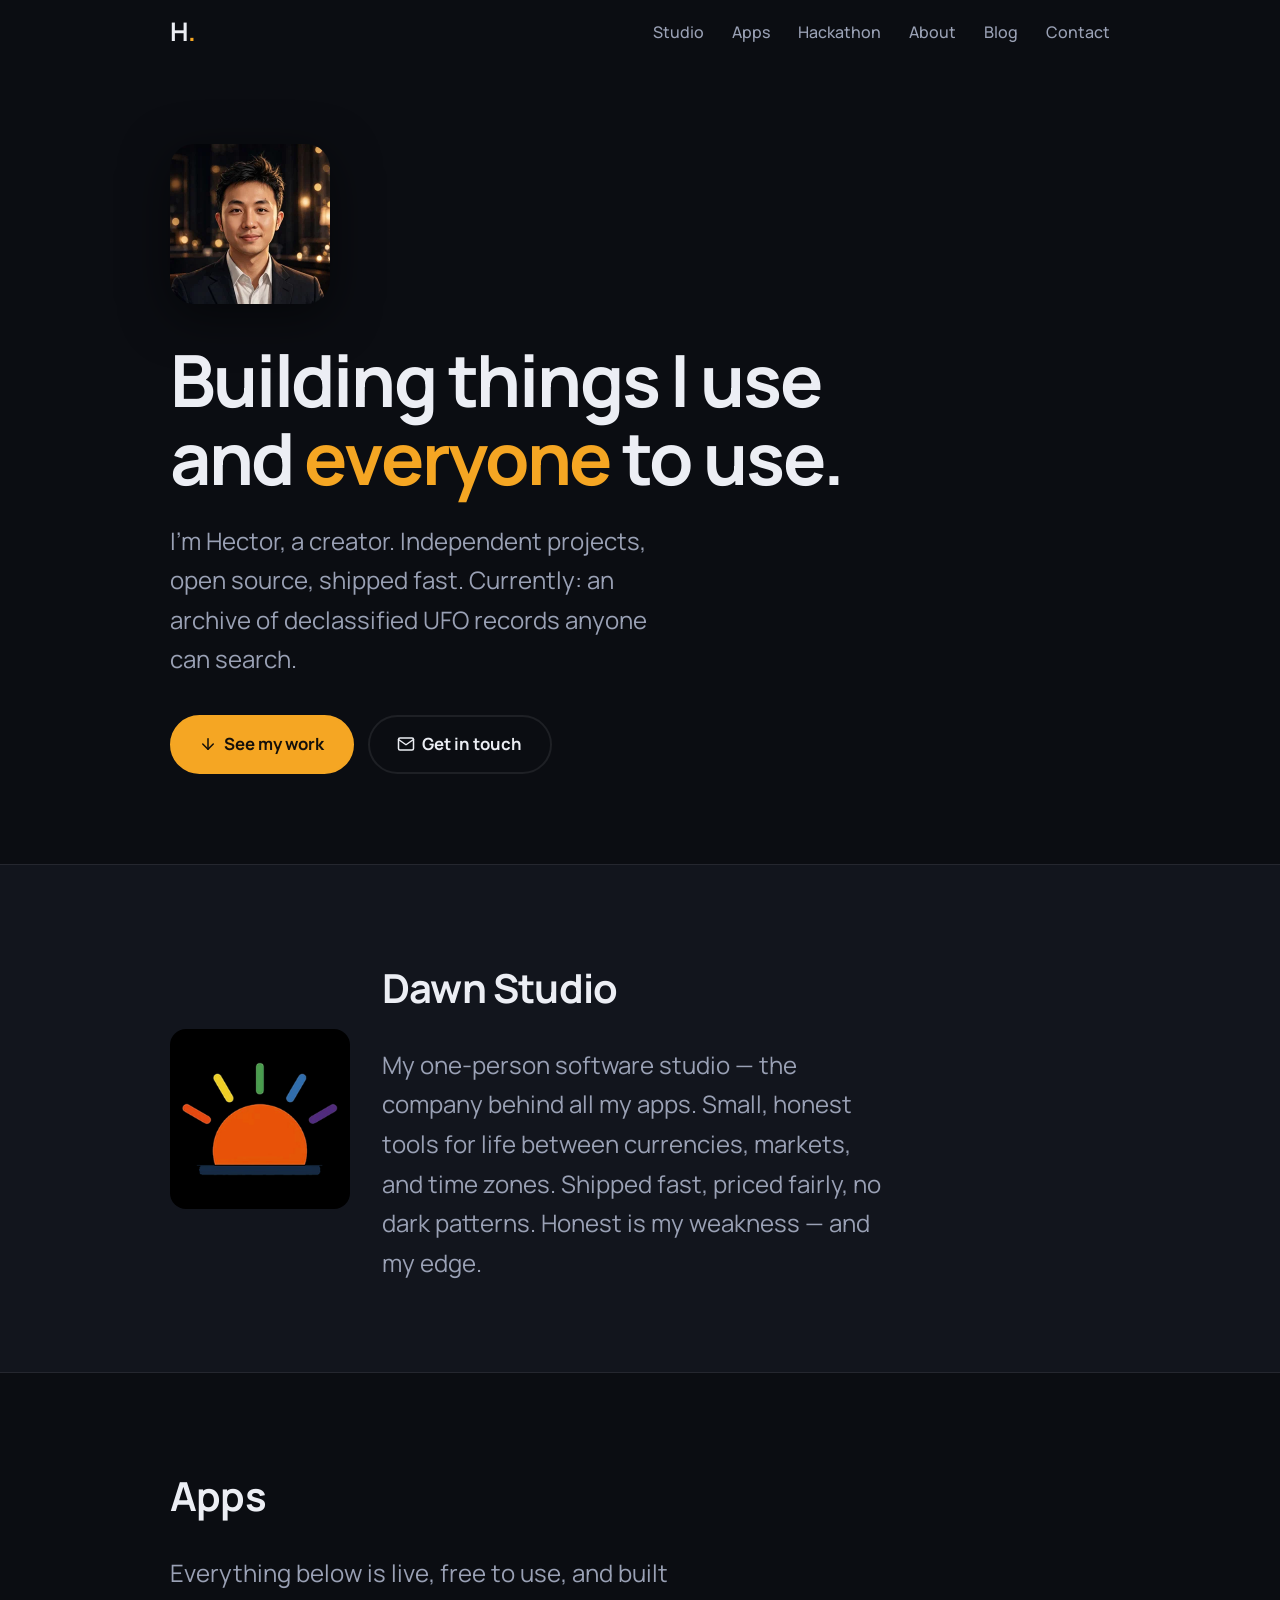
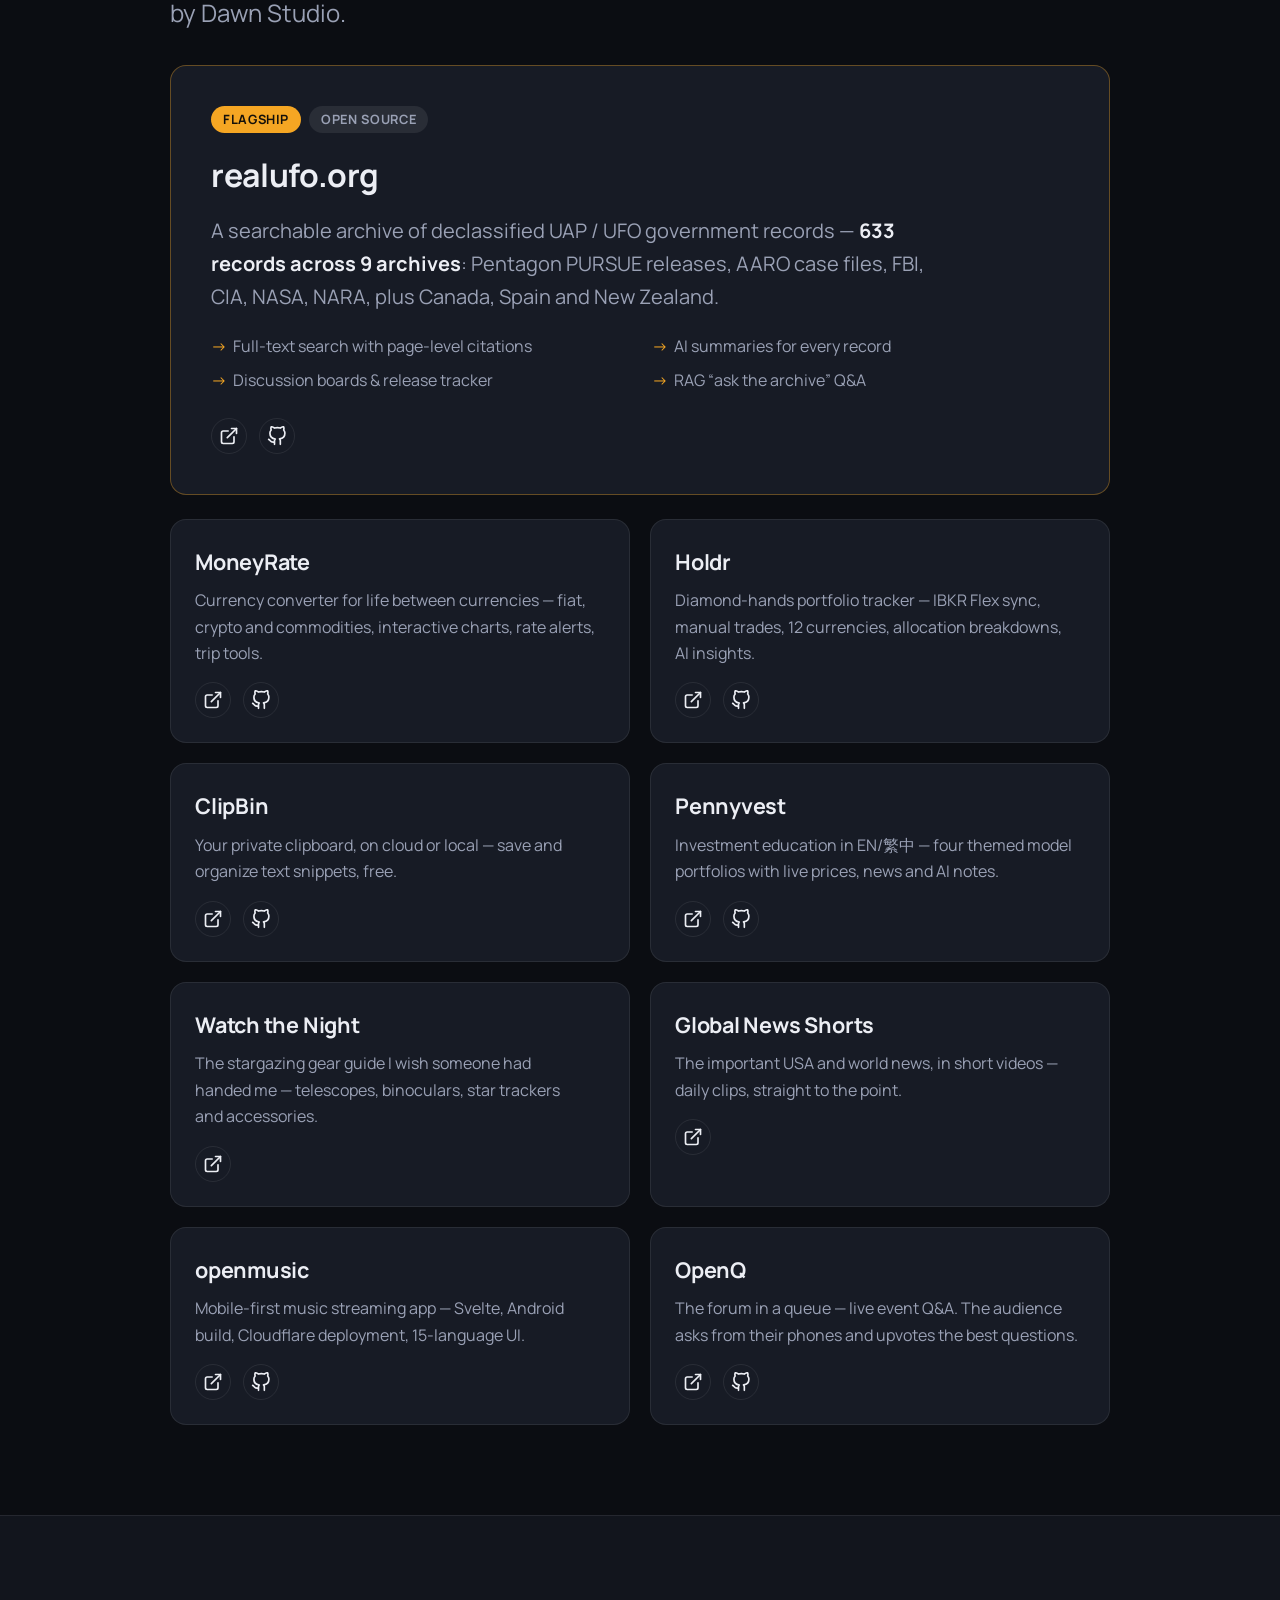
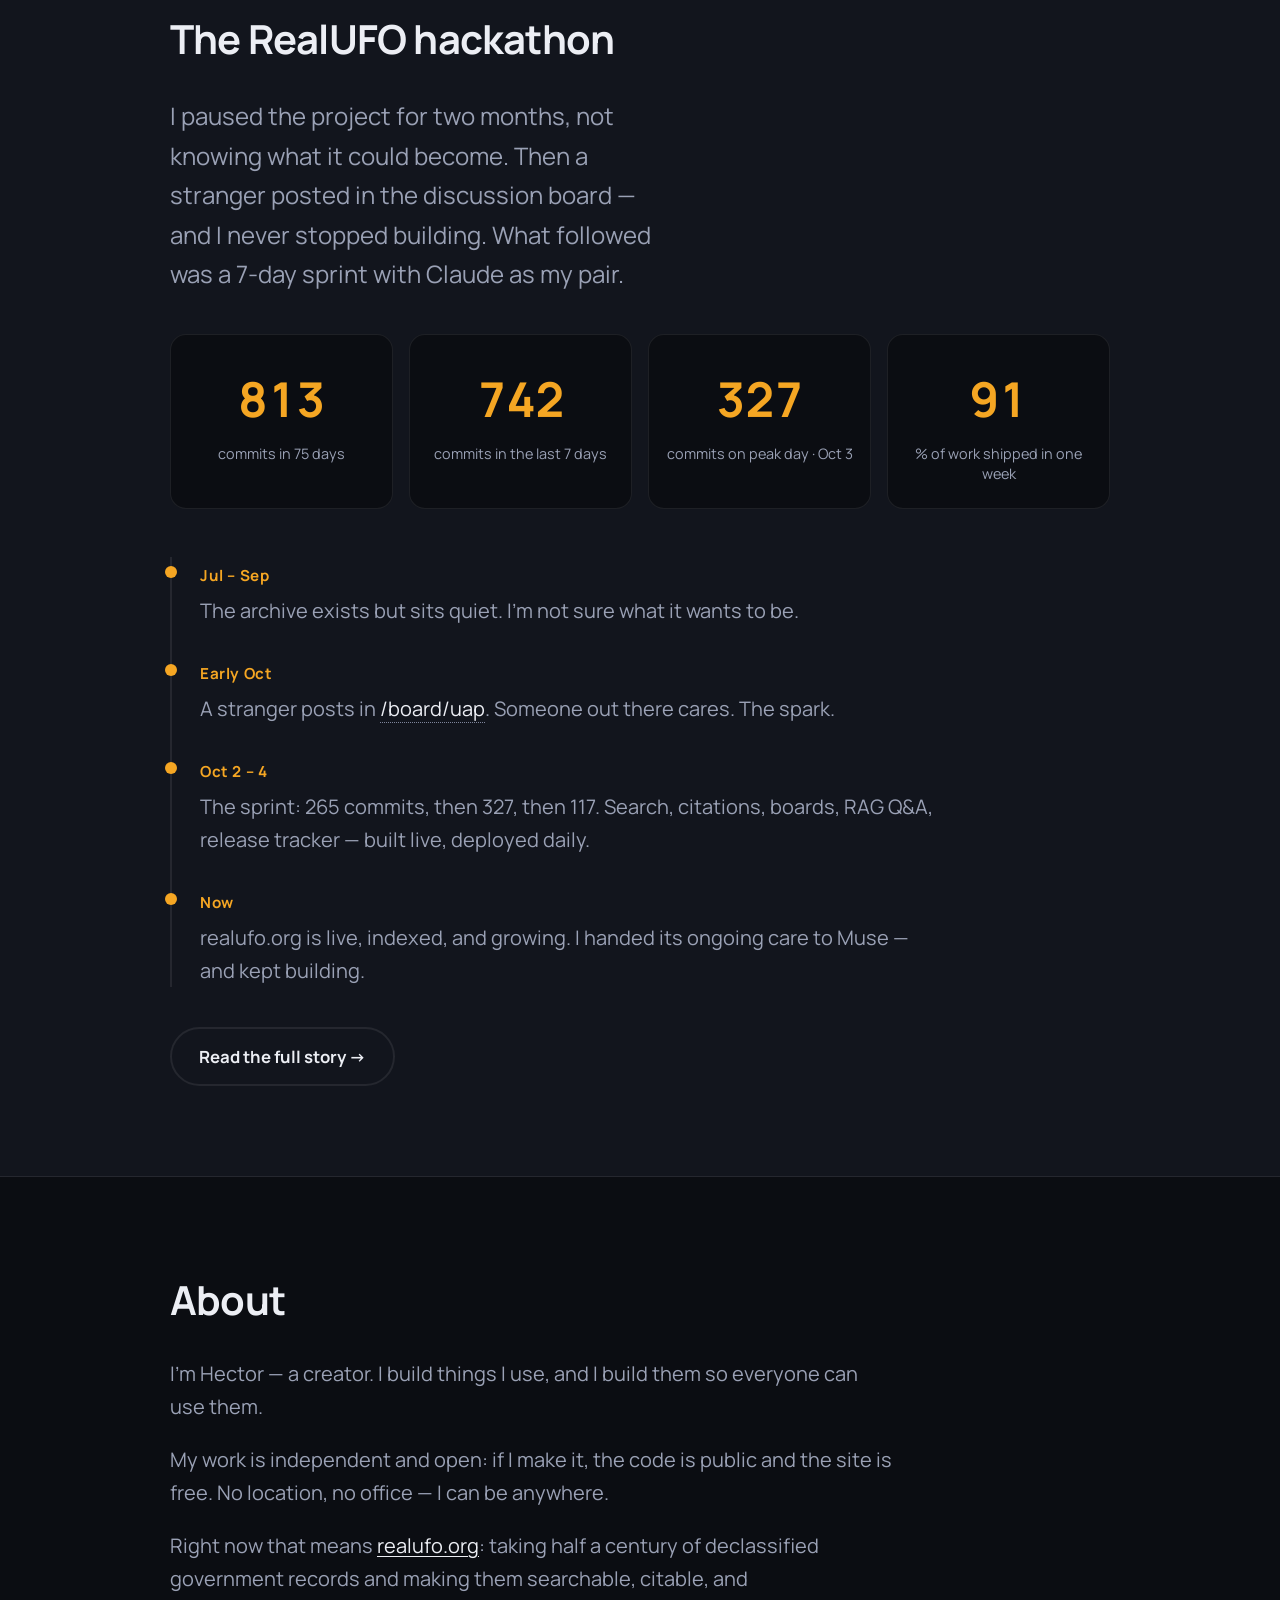
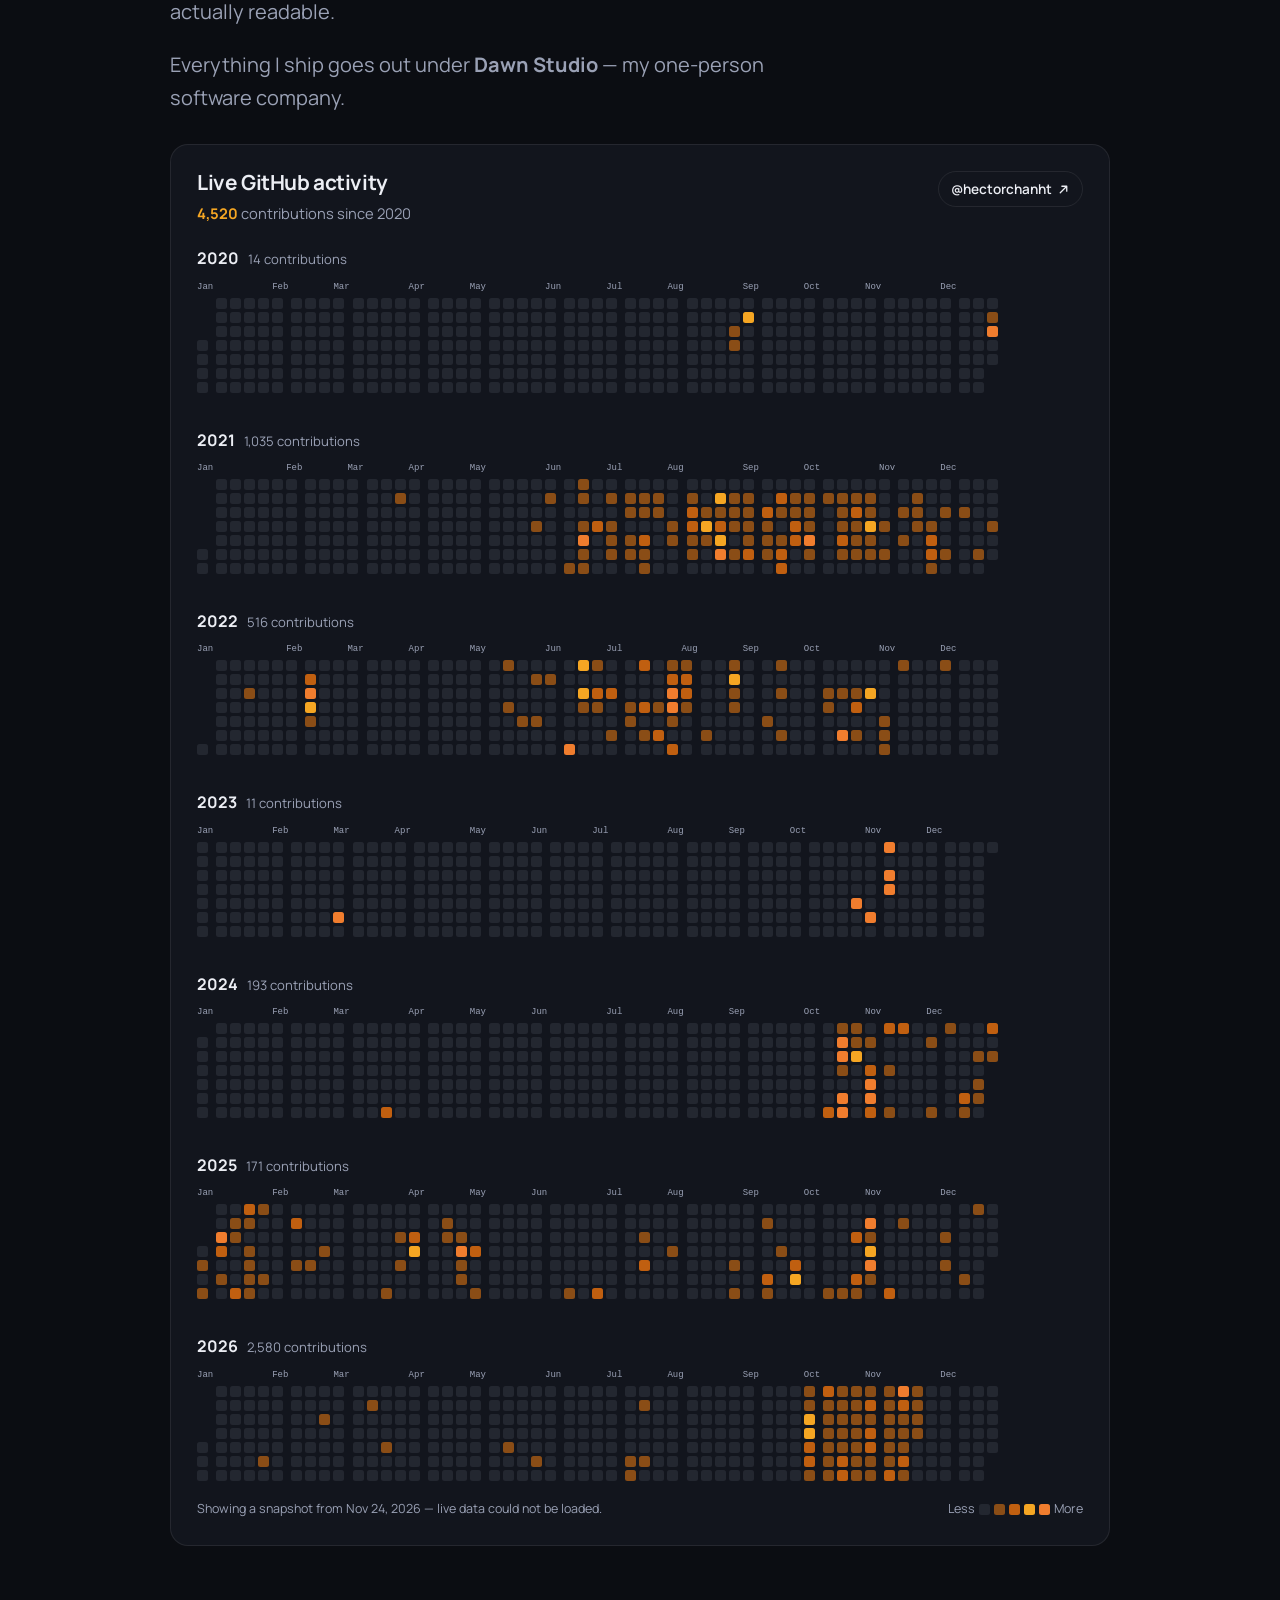
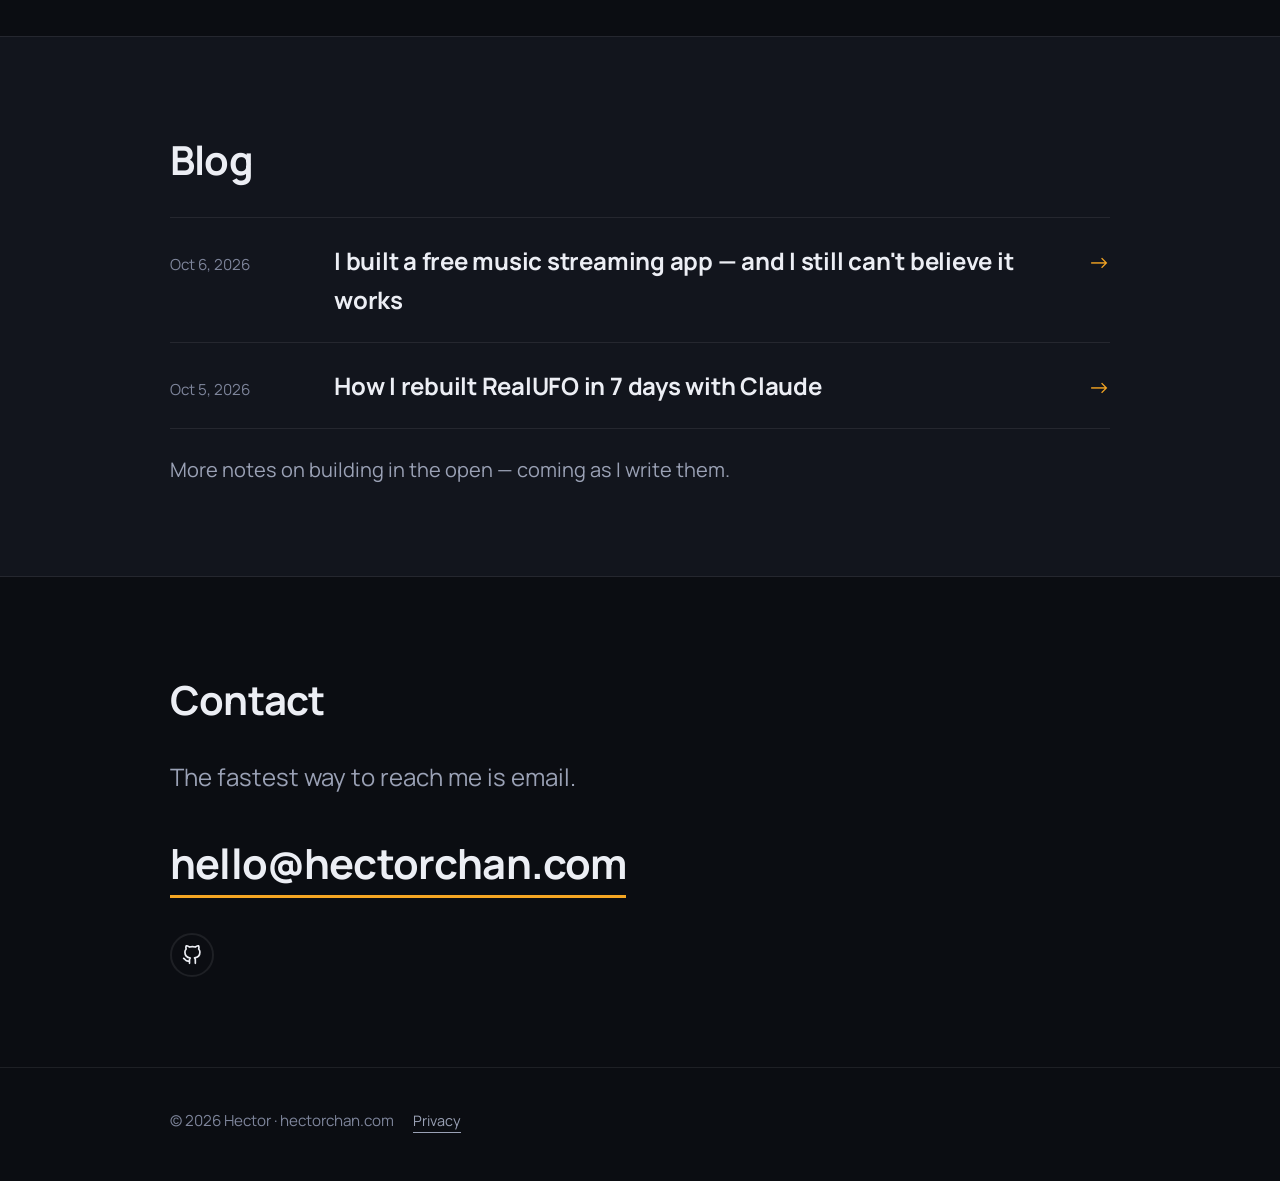
<file: index.html>
<!DOCTYPE html>
<html lang="en">
<head>
<meta charset="utf-8">
<meta name="viewport" content="width=device-width, initial-scale=1">
<meta name="theme-color" content="#000000">
<title>Hector — creator</title>
<meta name="description" content="Hector is a creator. Building things I use and everyone to use. Currently building realufo.org — an open-source archive of declassified UAP records.">
<meta property="og:title" content="Hector — creator">
<meta property="og:description" content="Building things I use and everyone to use.">
<meta property="og:type" content="website">
<meta property="og:url" content="https://hectorchan.com/">
<meta property="og:site_name" content="Hector Chan">
<meta property="og:image" content="https://hectorchan.com/assets/og.png">
<meta property="og:image:width" content="1200">
<meta property="og:image:height" content="630">
<meta property="og:image:alt" content="Hector — creator">
<link rel="canonical" href="https://hectorchan.com/">
<meta name="robots" content="index, follow">
<meta name="twitter:card" content="summary_large_image">
<meta name="twitter:title" content="Hector — creator">
<meta name="twitter:description" content="Building things I use and everyone to use.">
<meta name="twitter:image" content="https://hectorchan.com/assets/og.png">
<script type="application/ld+json">
{"@context":"https://schema.org","@type":"Person","name":"Hector Chan","url":"https://hectorchan.com/","image":"https://hectorchan.com/assets/avatar.png","description":"Hector is a creator. Building things I use and everyone to use.","jobTitle":"Founder, Dawn Studio"}
</script>
<link rel="icon" type="image/png" href="/assets/avatar.png">
<link rel="apple-touch-icon" href="/assets/apple-touch-icon.png">
<link rel="manifest" href="/site.webmanifest">
<link rel="preconnect" href="https://fonts.googleapis.com">
<link rel="preconnect" href="https://fonts.gstatic.com" crossorigin>
<link href="https://fonts.googleapis.com/css2?family=Manrope:wght@400;500;600;700&display=swap" rel="stylesheet">
<link rel="stylesheet" href="/styles.css?v=7">
</head>
<body>
<a class="skip-link" href="#main">Skip to content</a>

<nav class="nav" id="nav">
  <div class="wrap nav-inner">
    <a class="brand" href="/">H<span class="accent">.</span></a>
    <button class="menu-btn" id="menuBtn" aria-label="Menu" aria-controls="navLinks" aria-expanded="false">
      <span></span><span></span><span></span>
    </button>
    <div class="nav-links" id="navLinks">
      <a href="/#studio">Studio</a>
      <a href="/#work">Apps</a>
      <a href="/#hackathon">Hackathon</a>
      <a href="/#about">About</a>
      <a href="/blog/">Blog</a>
      <a href="/#contact">Contact</a>
    </div>
  </div>
</nav>

<header class="hero">
  <div class="wrap">
    <img class="avatar reveal" src="/assets/avatar-320.webp" alt="Hector's avatar" width="160" height="160">
    <h1 class="reveal">Building things I use<br>and <span class="accent">everyone</span> to use.</h1>
    <p class="lede reveal">I’m Hector, a creator. Independent projects, open source, shipped fast. Currently: an archive of declassified UFO records anyone can search.</p>
    <div class="cta-row reveal">
      <a class="btn" href="/#work"><svg viewBox="0 0 24 24" fill="none" stroke="currentColor" stroke-width="2" stroke-linecap="round" stroke-linejoin="round" aria-hidden="true"><line x1="12" y1="5" x2="12" y2="19"/><polyline points="19 12 12 19 5 12"/></svg>See my work</a>
      <a class="btn ghost" href="/#contact"><svg viewBox="0 0 24 24" fill="none" stroke="currentColor" stroke-width="2" stroke-linecap="round" stroke-linejoin="round" aria-hidden="true"><path d="M4 4h16c1.1 0 2 .9 2 2v12c0 1.1-.9 2-2 2H4c-1.1 0-2-.9-2-2V6c0-1.1.9-2 2-2z"/><polyline points="22,6 12,13 2,6"/></svg>Get in touch</a>
    </div>
  </div>
</header>

<main id="main">
  <section id="studio" class="section alt">
    <div class="wrap">
      <div class="studio-row reveal">
        <img class="studio-logo" loading="lazy" decoding="async" src="/assets/dawn-studio-logo.png" alt="Dawn Studio logo" width="256" height="256">
        <div>
          <h2>Dawn Studio</h2>
          <p class="lede">My one-person software studio — the company behind all my apps. Small, honest tools for life between currencies, markets, and time zones. Shipped fast, priced fairly, no dark patterns. Honest is my weakness — and my edge.</p>
        </div>
      </div>
    </div>
  </section>
  <section id="work" class="section">
    <div class="wrap">
      <h2 class="reveal">Apps</h2>
      <p class="lede reveal">Everything below is live, free to use, and built by Dawn Studio.</p>

      <article class="card featured reveal">
        <div class="card-top">
          <span class="tag">Flagship</span>
          <span class="tag dim">Open source</span>
        </div>
        <h3><a href="https://realufo.org" target="_blank" rel="noopener">realufo.org</a></h3>
        <p class="card-desc">A searchable archive of declassified UAP / UFO government records — <strong>633 records across 9 archives</strong>: Pentagon PURSUE releases, AARO case files, FBI, CIA, NASA, NARA, plus Canada, Spain and New Zealand.</p>
        <ul class="feat">
          <li>Full-text search with page-level citations</li>
          <li>AI summaries for every record</li>
          <li>Discussion boards &amp; release tracker</li>
          <li>RAG “ask the archive” Q&amp;A</li>
        </ul>
        <div class="card-links">
          <a class="icon-link" href="https://realufo.org" target="_blank" rel="noopener" aria-label="Visit realufo.org (opens in new tab)" title="Visit realufo.org"><svg viewBox="0 0 24 24" fill="none" stroke="currentColor" stroke-width="2" stroke-linecap="round" stroke-linejoin="round" aria-hidden="true"><path d="M18 13v6a2 2 0 0 1-2 2H5a2 2 0 0 1-2-2V8a2 2 0 0 1 2-2h6"/><polyline points="15 3 21 3 21 9"/><line x1="10" y1="14" x2="21" y2="3"/></svg></a>
          <a class="icon-link" href="https://github.com/hectorchanht/realufo" target="_blank" rel="noopener" aria-label="GitHub — hectorchanht/realufo (opens in new tab)" title="GitHub — hectorchanht/realufo"><svg viewBox="0 0 24 24" fill="none" stroke="currentColor" stroke-width="2" stroke-linecap="round" stroke-linejoin="round" aria-hidden="true"><path d="M9 19c-5 1.5-5-2.5-7-3m14 6v-3.87a3.37 3.37 0 0 0-.94-2.61c3.14-.35 6.44-1.54 6.44-7A5.44 5.44 0 0 0 20 4.77 5.07 5.07 0 0 0 19.91 1S18.73.65 16 2.48a13.38 13.38 0 0 0-7 0C6.27.65 5.09 1 5.09 1A5.07 5.07 0 0 0 5 4.77a5.44 5.44 0 0 0-1.5 3.78c0 5.42 3.3 6.61 6.44 7A3.37 3.37 0 0 0 9 18.13V22"/></svg></a>
        </div>
      </article>

<div class="apps-grid">
        <article class="app-card reveal">
          <h3><a href="https://moneyrate.lol" target="_blank" rel="noopener">MoneyRate</a></h3>
          <p>Currency converter for life between currencies — fiat, crypto and commodities, interactive charts, rate alerts, trip tools.</p>
          <div class="card-links">
            <a class="icon-link" href="https://moneyrate.lol" target="_blank" rel="noopener" aria-label="Visit moneyrate.lol (opens in new tab)" title="Visit moneyrate.lol"><svg viewBox="0 0 24 24" fill="none" stroke="currentColor" stroke-width="2" stroke-linecap="round" stroke-linejoin="round" aria-hidden="true"><path d="M18 13v6a2 2 0 0 1-2 2H5a2 2 0 0 1-2-2V8a2 2 0 0 1 2-2h6"/><polyline points="15 3 21 3 21 9"/><line x1="10" y1="14" x2="21" y2="3"/></svg></a>
            <a class="icon-link" href="https://github.com/hectorchanht/moneyrate" target="_blank" rel="noopener" aria-label="GitHub — hectorchanht/moneyrate (opens in new tab)" title="GitHub — hectorchanht/moneyrate"><svg viewBox="0 0 24 24" fill="none" stroke="currentColor" stroke-width="2" stroke-linecap="round" stroke-linejoin="round" aria-hidden="true"><path d="M9 19c-5 1.5-5-2.5-7-3m14 6v-3.87a3.37 3.37 0 0 0-.94-2.61c3.14-.35 6.44-1.54 6.44-7A5.44 5.44 0 0 0 20 4.77 5.07 5.07 0 0 0 19.91 1S18.73.65 16 2.48a13.38 13.38 0 0 0-7 0C6.27.65 5.09 1 5.09 1A5.07 5.07 0 0 0 5 4.77a5.44 5.44 0 0 0-1.5 3.78c0 5.42 3.3 6.61 6.44 7A3.37 3.37 0 0 0 9 18.13V22"/></svg></a>
          </div>
        </article>
        <article class="app-card reveal">
          <h3><a href="https://holdr.lol" target="_blank" rel="noopener">Holdr</a></h3>
          <p>Diamond-hands portfolio tracker — IBKR Flex sync, manual trades, 12 currencies, allocation breakdowns, AI insights.</p>
          <div class="card-links">
            <a class="icon-link" href="https://holdr.lol" target="_blank" rel="noopener" aria-label="Visit holdr.lol (opens in new tab)" title="Visit holdr.lol"><svg viewBox="0 0 24 24" fill="none" stroke="currentColor" stroke-width="2" stroke-linecap="round" stroke-linejoin="round" aria-hidden="true"><path d="M18 13v6a2 2 0 0 1-2 2H5a2 2 0 0 1-2-2V8a2 2 0 0 1 2-2h6"/><polyline points="15 3 21 3 21 9"/><line x1="10" y1="14" x2="21" y2="3"/></svg></a>
            <a class="icon-link" href="https://github.com/hectorchanht/holdr" target="_blank" rel="noopener" aria-label="GitHub — hectorchanht/holdr (opens in new tab)" title="GitHub — hectorchanht/holdr"><svg viewBox="0 0 24 24" fill="none" stroke="currentColor" stroke-width="2" stroke-linecap="round" stroke-linejoin="round" aria-hidden="true"><path d="M9 19c-5 1.5-5-2.5-7-3m14 6v-3.87a3.37 3.37 0 0 0-.94-2.61c3.14-.35 6.44-1.54 6.44-7A5.44 5.44 0 0 0 20 4.77 5.07 5.07 0 0 0 19.91 1S18.73.65 16 2.48a13.38 13.38 0 0 0-7 0C6.27.65 5.09 1 5.09 1A5.07 5.07 0 0 0 5 4.77a5.44 5.44 0 0 0-1.5 3.78c0 5.42 3.3 6.61 6.44 7A3.37 3.37 0 0 0 9 18.13V22"/></svg></a>
          </div>
        </article>
        <article class="app-card reveal">
          <h3><a href="https://clipbin.lol" target="_blank" rel="noopener">ClipBin</a></h3>
          <p>Your private clipboard, on cloud or local — save and organize text snippets, free.</p>
          <div class="card-links">
            <a class="icon-link" href="https://clipbin.lol" target="_blank" rel="noopener" aria-label="Visit clipbin.lol (opens in new tab)" title="Visit clipbin.lol"><svg viewBox="0 0 24 24" fill="none" stroke="currentColor" stroke-width="2" stroke-linecap="round" stroke-linejoin="round" aria-hidden="true"><path d="M18 13v6a2 2 0 0 1-2 2H5a2 2 0 0 1-2-2V8a2 2 0 0 1 2-2h6"/><polyline points="15 3 21 3 21 9"/><line x1="10" y1="14" x2="21" y2="3"/></svg></a>
            <a class="icon-link" href="https://github.com/hectorchanht/clipbin" target="_blank" rel="noopener" aria-label="GitHub — hectorchanht/clipbin (opens in new tab)" title="GitHub — hectorchanht/clipbin"><svg viewBox="0 0 24 24" fill="none" stroke="currentColor" stroke-width="2" stroke-linecap="round" stroke-linejoin="round" aria-hidden="true"><path d="M9 19c-5 1.5-5-2.5-7-3m14 6v-3.87a3.37 3.37 0 0 0-.94-2.61c3.14-.35 6.44-1.54 6.44-7A5.44 5.44 0 0 0 20 4.77 5.07 5.07 0 0 0 19.91 1S18.73.65 16 2.48a13.38 13.38 0 0 0-7 0C6.27.65 5.09 1 5.09 1A5.07 5.07 0 0 0 5 4.77a5.44 5.44 0 0 0-1.5 3.78c0 5.42 3.3 6.61 6.44 7A3.37 3.37 0 0 0 9 18.13V22"/></svg></a>
          </div>
        </article>
        <article class="app-card reveal">
          <h3><a href="https://pennyvest.space" target="_blank" rel="noopener">Pennyvest</a></h3>
          <p>Investment education in EN/繁中 — four themed model portfolios with live prices, news and AI notes.</p>
          <div class="card-links">
            <a class="icon-link" href="https://pennyvest.space" target="_blank" rel="noopener" aria-label="Visit pennyvest.space (opens in new tab)" title="Visit pennyvest.space"><svg viewBox="0 0 24 24" fill="none" stroke="currentColor" stroke-width="2" stroke-linecap="round" stroke-linejoin="round" aria-hidden="true"><path d="M18 13v6a2 2 0 0 1-2 2H5a2 2 0 0 1-2-2V8a2 2 0 0 1 2-2h6"/><polyline points="15 3 21 3 21 9"/><line x1="10" y1="14" x2="21" y2="3"/></svg></a>
            <a class="icon-link" href="https://github.com/hectorchanht/pennyvest" target="_blank" rel="noopener" aria-label="GitHub — hectorchanht/pennyvest (opens in new tab)" title="GitHub — hectorchanht/pennyvest"><svg viewBox="0 0 24 24" fill="none" stroke="currentColor" stroke-width="2" stroke-linecap="round" stroke-linejoin="round" aria-hidden="true"><path d="M9 19c-5 1.5-5-2.5-7-3m14 6v-3.87a3.37 3.37 0 0 0-.94-2.61c3.14-.35 6.44-1.54 6.44-7A5.44 5.44 0 0 0 20 4.77 5.07 5.07 0 0 0 19.91 1S18.73.65 16 2.48a13.38 13.38 0 0 0-7 0C6.27.65 5.09 1 5.09 1A5.07 5.07 0 0 0 5 4.77a5.44 5.44 0 0 0-1.5 3.78c0 5.42 3.3 6.61 6.44 7A3.37 3.37 0 0 0 9 18.13V22"/></svg></a>
          </div>
        </article>
        <article class="app-card reveal">
          <h3><a href="https://watchthenight.com" target="_blank" rel="noopener">Watch the Night</a></h3>
          <p>The stargazing gear guide I wish someone had handed me — telescopes, binoculars, star trackers and accessories.</p>
          <div class="card-links">
            <a class="icon-link" href="https://watchthenight.com" target="_blank" rel="noopener" aria-label="Visit watchthenight.com (opens in new tab)" title="Visit watchthenight.com"><svg viewBox="0 0 24 24" fill="none" stroke="currentColor" stroke-width="2" stroke-linecap="round" stroke-linejoin="round" aria-hidden="true"><path d="M18 13v6a2 2 0 0 1-2 2H5a2 2 0 0 1-2-2V8a2 2 0 0 1 2-2h6"/><polyline points="15 3 21 3 21 9"/><line x1="10" y1="14" x2="21" y2="3"/></svg></a>
          </div>
        </article>
        <article class="app-card reveal">
          <h3><a href="https://globalnewsshorts.com" target="_blank" rel="noopener">Global News Shorts</a></h3>
          <p>The important USA and world news, in short videos — daily clips, straight to the point.</p>
          <div class="card-links">
            <a class="icon-link" href="https://globalnewsshorts.com" target="_blank" rel="noopener" aria-label="Visit globalnewsshorts.com (opens in new tab)" title="Visit globalnewsshorts.com"><svg viewBox="0 0 24 24" fill="none" stroke="currentColor" stroke-width="2" stroke-linecap="round" stroke-linejoin="round" aria-hidden="true"><path d="M18 13v6a2 2 0 0 1-2 2H5a2 2 0 0 1-2-2V8a2 2 0 0 1 2-2h6"/><polyline points="15 3 21 3 21 9"/><line x1="10" y1="14" x2="21" y2="3"/></svg></a>
          </div>
        </article>
        <article class="app-card reveal">
          <h3><a href="https://openmusic.hectorchan.com" target="_blank" rel="noopener">openmusic</a></h3>
          <p>Mobile-first music streaming app — Svelte, Android build, Cloudflare deployment, 15-language UI.</p>
          <div class="card-links">
            <a class="icon-link" href="https://openmusic.hectorchan.com" target="_blank" rel="noopener" aria-label="Visit openmusic.hectorchan.com (opens in new tab)" title="Visit openmusic.hectorchan.com"><svg viewBox="0 0 24 24" fill="none" stroke="currentColor" stroke-width="2" stroke-linecap="round" stroke-linejoin="round" aria-hidden="true"><path d="M18 13v6a2 2 0 0 1-2 2H5a2 2 0 0 1-2-2V8a2 2 0 0 1 2-2h6"/><polyline points="15 3 21 3 21 9"/><line x1="10" y1="14" x2="21" y2="3"/></svg></a>
            <a class="icon-link" href="https://github.com/hectorchanht/openmusic" target="_blank" rel="noopener" aria-label="GitHub — hectorchanht/openmusic (opens in new tab)" title="GitHub — hectorchanht/openmusic"><svg viewBox="0 0 24 24" fill="none" stroke="currentColor" stroke-width="2" stroke-linecap="round" stroke-linejoin="round" aria-hidden="true"><path d="M9 19c-5 1.5-5-2.5-7-3m14 6v-3.87a3.37 3.37 0 0 0-.94-2.61c3.14-.35 6.44-1.54 6.44-7A5.44 5.44 0 0 0 20 4.77 5.07 5.07 0 0 0 19.91 1S18.73.65 16 2.48a13.38 13.38 0 0 0-7 0C6.27.65 5.09 1 5.09 1A5.07 5.07 0 0 0 5 4.77a5.44 5.44 0 0 0-1.5 3.78c0 5.42 3.3 6.61 6.44 7A3.37 3.37 0 0 0 9 18.13V22"/></svg></a>
          </div>
        </article>
        <article class="app-card reveal">
          <h3><a href="https://openq.hectorchan.com" target="_blank" rel="noopener">OpenQ</a></h3>
          <p>The forum in a queue — live event Q&A. The audience asks from their phones and upvotes the best questions.</p>
          <div class="card-links">
            <a class="icon-link" href="https://openq.hectorchan.com" target="_blank" rel="noopener" aria-label="Visit openq.hectorchan.com (opens in new tab)" title="Visit openq.hectorchan.com"><svg viewBox="0 0 24 24" fill="none" stroke="currentColor" stroke-width="2" stroke-linecap="round" stroke-linejoin="round" aria-hidden="true"><path d="M18 13v6a2 2 0 0 1-2 2H5a2 2 0 0 1-2-2V8a2 2 0 0 1 2-2h6"/><polyline points="15 3 21 3 21 9"/><line x1="10" y1="14" x2="21" y2="3"/></svg></a>
            <a class="icon-link" href="https://github.com/hectorchanht/openq" target="_blank" rel="noopener" aria-label="GitHub — hectorchanht/openq (opens in new tab)" title="GitHub — hectorchanht/openq"><svg viewBox="0 0 24 24" fill="none" stroke="currentColor" stroke-width="2" stroke-linecap="round" stroke-linejoin="round" aria-hidden="true"><path d="M9 19c-5 1.5-5-2.5-7-3m14 6v-3.87a3.37 3.37 0 0 0-.94-2.61c3.14-.35 6.44-1.54 6.44-7A5.44 5.44 0 0 0 20 4.77 5.07 5.07 0 0 0 19.91 1S18.73.65 16 2.48a13.38 13.38 0 0 0-7 0C6.27.65 5.09 1 5.09 1A5.07 5.07 0 0 0 5 4.77a5.44 5.44 0 0 0-1.5 3.78c0 5.42 3.3 6.61 6.44 7A3.37 3.37 0 0 0 9 18.13V22"/></svg></a>
          </div>
        </article>
      </div>
    </div>
  </section>

  <section id="hackathon" class="section alt">
    <div class="wrap">
      <h2 class="reveal">The RealUFO hackathon</h2>
      <p class="lede reveal">I paused the project for two months, not knowing what it could become. Then a stranger posted in the discussion board — and I never stopped building. What followed was a 7-day sprint with Claude as my pair.</p>

      <div class="stats">
        <div class="stat reveal"><span class="num" data-count="813">813</span><span class="lbl">commits in 75 days</span></div>
        <div class="stat reveal"><span class="num" data-count="742">742</span><span class="lbl">commits in the last 7 days</span></div>
        <div class="stat reveal"><span class="num" data-count="327">327</span><span class="lbl">commits on peak day · Oct 3</span></div>
        <div class="stat reveal"><span class="num" data-count="91">91</span><span class="lbl">% of work shipped in one week</span></div>
      </div>

      <div class="timeline">
        <div class="t-item reveal"><span class="t-date">Jul – Sep</span><p>The archive exists but sits quiet. I’m not sure what it wants to be.</p></div>
        <div class="t-item reveal"><span class="t-date">Early Oct</span><p>A stranger posts in <em>/board/uap</em>. Someone out there cares. The spark.</p></div>
        <div class="t-item reveal"><span class="t-date">Oct 2 – 4</span><p>The sprint: 265 commits, then 327, then 117. Search, citations, boards, RAG Q&amp;A, release tracker — built live, deployed daily.</p></div>
        <div class="t-item reveal"><span class="t-date">Now</span><p>realufo.org is live, indexed, and growing. I handed its ongoing care to Muse — and kept building.</p></div>
      </div>

      <p class="reveal"><a class="btn ghost" href="/blog/hackathon.html">Read the full story →</a></p>
    </div>
  </section>

  <section id="about" class="section">
    <div class="wrap">
      <h2 class="reveal">About</h2>
      <div class="reveal">
        <p>I’m Hector — a creator. I build things I use, and I build them so everyone can use them.</p>
        <p>My work is independent and open: if I make it, the code is public and the site is free. No location, no office — I can be anywhere.</p>
        <p>Right now that means <a href="https://realufo.org" target="_blank" rel="noopener">realufo.org</a>: taking half a century of declassified government records and making them searchable, citable, and actually readable.</p>
        <p>Everything I ship goes out under <strong>Dawn Studio</strong> — my one-person software company.</p>
      </div>
    
      <div class="activity-card reveal">
        <div class="activity-head">
          <div>
            <h3 class="activity-title" id="activity-title">Live GitHub activity</h3>
            <p class="activity-total" id="activity-total">Loading activity…</p>
          </div>
          <a class="activity-link" href="https://github.com/hectorchanht" target="_blank" rel="noopener">@hectorchanht
            <svg width="13" height="13" viewBox="0 0 16 16" aria-hidden="true"><path d="M4 12 12 4M6 4h6v6" fill="none" stroke="currentColor" stroke-width="1.6" stroke-linecap="round" stroke-linejoin="round"/></svg>
          </a>
        </div>
        <div id="activity-graph" role="img" aria-label="GitHub contribution heatmap, all years since 2020"></div>
        <div class="activity-foot">
          <span class="activity-note" id="activity-note"></span>
          <span class="activity-legend"><span>Less</span><span class="hm-cell"></span><span class="hm-cell l1"></span><span class="hm-cell l2"></span><span class="hm-cell l3"></span><span class="hm-cell l4"></span><span>More</span></span>
        </div>
      </div>
</div>
  </section>

  <section id="blog" class="section alt">
    <div class="wrap">
      <h2 class="reveal">Blog</h2>
      <a class="post-row reveal" href="/blog/openmusic.html">
        <span class="post-date">Oct 6, 2026</span>
        <span class="post-title">I built a free music streaming app — and I still can't believe it works</span>
        <span class="post-arrow">→</span>
      </a>
      <a class="post-row reveal" href="/blog/hackathon.html">
        <span class="post-date">Oct 5, 2026</span>
        <span class="post-title">How I rebuilt RealUFO in 7 days with Claude</span>
        <span class="post-arrow">→</span>
      </a>
      <p class="muted reveal">More notes on building in the open — coming as I write them.</p>
    </div>
  </section>

  <section id="contact" class="section">
    <div class="wrap">
      <h2 class="reveal">Contact</h2>
      <p class="lede reveal">The fastest way to reach me is email.</p>
      <p class="reveal"><a class="big-link" href="mailto:hello@hectorchan.com">hello@hectorchan.com</a></p>
      <div class="cta-row reveal">
        <a class="btn ghost icon-btn" href="https://github.com/hectorchanht" target="_blank" rel="noopener" aria-label="GitHub — hectorchanht (opens in new tab)" title="GitHub — hectorchanht"><svg viewBox="0 0 24 24" fill="none" stroke="currentColor" stroke-width="2" stroke-linecap="round" stroke-linejoin="round" aria-hidden="true"><path d="M9 19c-5 1.5-5-2.5-7-3m14 6v-3.87a3.37 3.37 0 0 0-.94-2.61c3.14-.35 6.44-1.54 6.44-7A5.44 5.44 0 0 0 20 4.77 5.07 5.07 0 0 0 19.91 1S18.73.65 16 2.48a13.38 13.38 0 0 0-7 0C6.27.65 5.09 1 5.09 1A5.07 5.07 0 0 0 5 4.77a5.44 5.44 0 0 0-1.5 3.78c0 5.42 3.3 6.61 6.44 7A3.37 3.37 0 0 0 9 18.13V22"/></svg></a>
      </div>
    </div>
  </section>
</main>

<footer>
  <div class="wrap">
    <p>&copy; 2026 Hector &middot; hectorchan.com</p>
    <p><a class="legal" href="/privacy.html">Privacy</a></p>
  </div>
</footer>

<script src="/app.js?v=3" defer></script>
<!-- Cloudflare Web Analytics --><script defer src="https://static.cloudflareinsights.com/beacon.min.js" data-cf-beacon='{"token": "0747654749b146448e990934ab070425"}'></script><!-- End Cloudflare Web Analytics -->
<script>
  /* Live GitHub activity heatmap — ported from dawnstudio.app (2026-11-24
     parity item): same data + behaviour (single fetch to
     github-contributions-api.jogruber.de/v4/hectorchanht, one calendar
     per year 2020→current year in chronological order, totals computed
     from the fetched data at render time, localStorage last-good cache,
     then the build-time snapshot below — real data fetched 2026-11-24,
     total recomputed from that payload: 4,520). Styled in the hector
     theme (styles.css .activity-* / .hm-*). Labels follow the page
     language via <html lang> (this homepage is static EN). */
  (function () {
    var graphEl = document.getElementById("activity-graph");
    var totalEl = document.getElementById("activity-total");
    var noteEl = document.getElementById("activity-note");
    if (!graphEl || !totalEl || !noteEl) return;

    var USER = "hectorchanht";
    var API = "https://github-contributions-api.jogruber.de/v4/" + USER;
    var CACHE_KEY = "hector-gh-heatmap-all";
    var SNAPSHOT = {
      date: "2026-11-24",
      start: "2020-01-01",
      total: 4520,
      counts: "0,0,0,0,0,0,0,0,0,0,0,0,0,0,0,0,0,0,0,0,0,0,0,0,0,0,0,0,0,0,0,0,0,0,0,0,0,0,0,0,0,0,0,0,0,0,0,0,0,0,0,0,0,0,0,0,0,0,0,0,0,0,0,0,0,0,0,0,0,0,0,0,0,0,0,0,0,0,0,0,0,0,0,0,0,0,0,0,0,0,0,0,0,0,0,0,0,0,0,0,0,0,0,0,0,0,0,0,0,0,0,0,0,0,0,0,0,0,0,0,0,0,0,0,0,0,0,0,0,0,0,0,0,0,0,0,0,0,0,0,0,0,0,0,0,0,0,0,0,0,0,0,0,0,0,0,0,0,0,0,0,0,0,0,0,0,0,0,0,0,0,0,0,0,0,0,0,0,0,0,0,0,0,0,0,0,0,0,0,0,0,0,0,0,0,0,0,0,0,0,0,0,0,0,0,0,0,0,0,0,0,0,0,0,0,0,0,0,0,0,0,0,0,0,0,0,0,0,0,0,0,0,0,0,0,0,0,0,0,0,0,0,0,0,1,1,0,0,0,0,4,0,0,0,0,0,0,0,0,0,0,0,0,0,0,0,0,0,0,0,0,0,0,0,0,0,0,0,0,0,0,0,0,0,0,0,0,0,0,0,0,0,0,0,0,0,0,0,0,0,0,0,0,0,0,0,0,0,0,0,0,0,0,0,0,0,0,0,0,0,0,0,0,0,0,0,0,0,0,0,0,0,0,0,0,0,0,0,0,0,0,0,0,0,0,0,0,0,0,0,0,0,0,0,0,0,0,0,0,0,0,0,1,7,0,0,0,0,0,0,0,0,0,0,0,0,0,0,0,0,0,0,0,0,0,0,0,0,0,0,0,0,0,0,0,0,0,0,0,0,0,0,0,0,0,0,0,0,0,0,0,0,0,0,0,0,0,0,0,0,0,0,0,0,0,0,0,0,0,0,0,0,0,0,0,0,0,0,0,0,0,0,0,0,0,0,0,0,0,0,0,0,0,1,0,0,0,0,0,0,0,0,0,0,0,0,0,0,0,0,0,0,0,0,0,0,0,0,0,0,0,0,0,0,0,0,0,0,0,0,0,0,0,0,0,0,0,0,0,0,0,0,0,0,0,0,0,0,0,0,0,0,0,0,0,0,0,0,4,0,0,0,0,4,0,0,0,0,0,0,0,0,0,0,0,2,2,1,0,12,50,8,1,0,0,0,14,0,0,0,0,4,0,1,5,8,0,0,7,3,0,2,3,0,0,13,9,0,19,11,3,0,2,9,0,0,0,0,0,0,0,12,6,0,0,0,4,15,24,2,10,0,0,0,5,37,2,0,0,0,28,2,22,31,53,0,0,13,8,2,0,5,0,0,8,12,12,7,16,0,0,0,18,4,8,9,0,0,18,5,0,12,25,16,0,6,2,21,24,0,0,0,5,13,10,47,4,0,0,3,0,0,0,0,0,0,1,9,13,24,12,0,0,8,19,7,6,5,0,0,10,4,28,2,1,0,0,0,0,6,0,2,0,0,0,4,0,3,0,0,0,4,10,9,0,0,0,0,0,0,6,15,19,2,0,0,9,0,0,1,0,0,0,8,0,0,0,0,0,0,0,0,0,3,0,0,0,0,1,0,0,0,0,0,0,0,0,0,0,0,0,0,0,0,0,0,0,0,6,0,0,0,0,0,0,0,0,0,0,0,0,0,0,0,0,0,0,0,0,0,0,0,0,0,0,10,37,24,8,0,0,0,0,0,0,0,0,0,0,0,0,0,0,0,0,0,0,0,0,0,0,0,0,0,0,0,0,0,0,0,0,0,0,0,0,0,0,0,0,0,0,0,0,0,0,0,0,0,0,0,0,0,0,0,0,0,0,0,0,0,0,0,0,0,0,0,0,0,0,0,0,0,0,0,0,0,0,0,0,0,0,0,0,0,0,2,0,0,4,0,0,0,0,0,0,0,4,0,0,0,4,0,0,1,0,0,0,4,0,0,0,0,0,0,0,0,0,0,0,53,20,0,19,8,0,0,0,1,0,15,5,0,0,0,0,0,14,0,0,1,0,0,0,0,2,1,0,0,11,0,0,9,0,1,0,0,0,0,1,0,10,0,1,10,33,31,7,0,11,5,15,9,3,0,0,0,0,0,0,0,0,4,0,0,0,0,0,0,0,0,1,17,1,3,0,0,0,0,0,0,0,0,0,0,0,0,0,0,2,0,0,3,0,2,0,0,1,0,0,0,0,0,0,0,0,0,0,0,0,0,0,0,0,0,1,3,0,0,0,0,0,2,0,0,27,0,0,0,8,9,0,5,0,0,0,19,0,0,0,0,0,0,0,0,3,1,1,2,0,0,0,0,0,0,0,0,0,0,0,0,0,0,0,0,0,0,0,0,1,0,0,0,0,0,0,0,0,0,0,0,0,0,0,0,0,0,0,0,0,0,0,0,0,0,0,0,0,0,0,0,0,0,0,0,0,0,0,0,0,0,0,0,0,0,0,0,0,0,0,0,0,0,0,0,0,0,0,0,0,0,0,0,0,0,0,0,0,0,0,0,0,0,0,0,0,0,0,0,0,0,0,0,0,0,0,0,0,0,0,0,0,0,0,0,1,0,0,0,0,0,0,0,0,0,0,0,0,0,0,0,0,0,0,0,0,0,0,0,0,0,0,0,0,0,0,0,0,0,0,0,0,0,0,0,0,0,0,0,0,0,0,0,0,0,0,0,0,0,0,0,0,0,0,0,0,0,0,0,0,0,0,0,0,0,0,0,0,0,0,0,0,0,0,0,0,0,0,0,0,0,0,0,0,0,0,0,0,0,0,0,0,0,0,0,0,0,0,0,0,0,0,0,0,0,0,0,0,0,0,0,0,0,0,0,0,0,0,0,0,0,0,0,0,0,0,0,0,0,0,0,0,0,0,0,0,0,0,0,0,0,0,0,0,0,0,0,0,0,0,0,0,0,0,0,0,0,0,0,0,0,0,0,0,0,0,0,0,0,0,0,0,0,0,0,0,0,0,0,0,0,0,0,0,0,0,0,0,0,0,0,0,0,0,0,0,0,0,0,0,0,0,0,0,0,0,0,0,0,0,0,0,0,0,0,0,0,0,0,0,0,0,0,0,0,0,0,0,0,0,0,0,1,0,0,0,0,0,0,0,1,0,1,0,6,1,0,0,0,0,0,0,0,0,0,0,0,0,0,0,0,0,0,0,0,0,0,0,0,0,0,0,0,0,0,0,0,0,0,0,0,0,0,0,0,0,0,0,0,0,0,0,0,0,0,0,0,0,0,0,0,0,0,0,0,0,0,0,0,0,0,0,0,0,0,0,0,0,0,0,0,0,0,0,0,0,0,0,0,0,0,0,0,0,0,0,0,0,0,0,0,0,0,0,0,0,0,0,0,0,0,0,0,0,0,0,0,0,0,0,0,0,0,0,0,0,0,0,0,0,0,0,0,0,0,0,0,0,0,0,0,4,0,0,0,0,0,0,0,0,0,0,0,0,0,0,0,0,0,0,0,0,0,0,0,0,0,0,0,0,0,0,0,0,0,0,0,0,0,0,0,0,0,0,0,0,0,0,0,0,0,0,0,0,0,0,0,0,0,0,0,0,0,0,0,0,0,0,0,0,0,0,0,0,0,0,0,0,0,0,0,0,0,0,0,0,0,0,0,0,0,0,0,0,0,0,0,0,0,0,0,0,0,0,0,0,0,0,0,0,0,0,0,0,0,0,0,0,0,0,0,0,0,0,0,0,0,0,0,0,0,0,0,0,0,0,0,0,0,0,0,0,0,0,0,0,0,0,0,0,0,0,0,0,0,0,0,0,0,0,0,0,0,0,0,0,0,0,0,0,0,0,0,0,0,0,0,0,0,0,0,0,0,0,0,0,0,0,0,0,0,0,0,0,0,0,0,0,0,0,0,0,0,0,6,1,10,12,1,0,22,10,3,1,7,0,0,0,0,0,1,0,5,48,23,5,5,0,0,2,0,0,1,6,0,0,0,0,0,0,0,0,0,0,0,0,0,0,2,0,0,0,0,1,1,0,0,0,0,0,0,0,0,0,0,0,4,2,0,0,3,0,1,1,0,4,0,1,0,2,0,1,0,0,9,3,0,1,0,0,1,2,0,0,0,5,4,2,0,1,2,1,2,2,0,0,0,0,2,0,0,0,0,0,0,0,0,0,3,0,0,2,0,0,0,0,0,0,1,0,0,0,0,0,2,0,0,0,0,0,0,0,0,0,0,0,0,0,0,0,0,0,0,0,0,0,0,0,0,0,0,0,0,0,0,1,0,0,1,0,2,0,0,0,0,4,6,0,0,0,0,0,0,0,0,0,0,0,1,1,0,0,0,0,0,0,2,16,2,1,0,0,0,0,3,0,0,1,0,0,0,0,0,0,0,0,0,0,0,0,0,0,0,0,0,0,0,0,0,0,0,0,0,0,0,0,0,0,0,0,0,0,0,0,0,0,0,0,0,1,0,0,0,0,0,0,0,0,0,0,0,0,0,3,0,0,0,0,0,0,0,0,0,0,0,0,0,0,0,0,2,0,3,0,0,0,0,0,0,0,0,0,0,0,0,1,0,0,0,0,0,0,0,0,0,0,0,0,0,0,0,0,0,0,0,0,0,0,0,0,0,0,0,0,1,0,1,0,0,0,0,0,0,0,0,1,0,0,0,3,1,0,0,0,1,0,0,0,0,0,0,0,4,7,0,0,0,0,0,0,0,0,0,0,0,0,0,0,1,0,0,0,0,0,0,2,0,0,4,0,0,4,2,0,11,1,8,9,1,0,0,0,0,0,0,0,3,0,2,0,0,0,0,0,0,0,0,0,0,0,0,0,0,0,0,0,0,0,0,0,1,0,1,0,0,0,0,0,0,0,2,0,1,0,0,0,0,0,0,0,0,0,0,0,0,0,0,0,0,0,0,0,0,0,0,0,0,0,0,0,0,0,0,0,0,0,0,0,0,0,0,0,1,0,0,0,0,0,0,0,0,0,0,0,0,0,0,0,0,0,0,0,0,0,0,0,0,1,0,0,0,0,0,0,0,0,0,0,0,0,0,0,0,0,0,0,0,1,0,0,0,0,0,0,0,0,0,2,0,0,0,0,0,0,0,0,0,0,0,0,0,0,0,0,0,0,0,0,0,0,0,0,0,0,0,0,0,0,0,0,0,0,0,0,0,0,0,0,0,0,0,0,0,0,0,0,0,0,0,0,0,0,0,2,0,0,0,0,0,0,0,0,0,0,0,0,0,0,1,0,0,0,0,0,0,0,0,0,0,0,0,0,0,0,0,0,0,0,0,0,0,0,0,0,0,0,0,0,0,0,0,0,0,0,0,0,0,0,0,0,1,4,0,1,0,0,0,1,0,0,0,0,0,0,0,0,0,0,0,0,0,0,0,0,0,0,0,0,0,0,0,0,0,0,0,0,0,0,0,0,0,0,0,0,0,0,0,0,0,0,0,0,0,0,0,0,0,0,0,0,0,0,0,0,0,0,0,0,0,0,0,0,0,0,0,0,0,0,0,70,76,164,189,134,81,45,95,7,1,1,8,1,2,1,4,30,58,32,86,115,12,1,12,1,5,2,16,12,97,41,92,122,15,13,10,1,1,4,1,2,136,310,107,55,22,23,80,48,24,24,69,7,0,0,0,0,0,0,0,0,0,0,0,0,0,0,0,0,0,0,0,0,0,0,0,0,0,0,0,0,0,0,0,0,0,0,0,0",
      levels: "[base64]"
    };

    var STR = {
      en: {
        loading: "Loading activity…",
        months: ["Jan", "Feb", "Mar", "Apr", "May", "Jun", "Jul", "Aug", "Sep", "Oct", "Nov", "Dec"],
        total: function (n, firstYear) { return "<strong>" + n.toLocaleString("en-US") + "</strong> contributions since " + firstYear; },
        yearTotal: function (n) { return n.toLocaleString("en-US") + (n === 1 ? " contribution" : " contributions"); },
        date: function (dt) { return STR.en.months[dt.getUTCMonth()] + " " + dt.getUTCDate() + ", " + dt.getUTCFullYear(); },
        snapshot: function (d) { return "Showing a snapshot from " + d + " — live data could not be loaded."; },
        tip: function (n, dt) {
          var d = STR.en.date(dt);
          return n === 0 ? "No contributions on " + d : n + (n === 1 ? " contribution on " : " contributions on ") + d;
        },
        aria: function (n, firstYear) { return "GitHub contribution heatmap, all years: " + n.toLocaleString("en-US") + " contributions since " + firstYear; }
      },
      zh: {
        loading: "載入活動中…",
        months: ["1月", "2月", "3月", "4月", "5月", "6月", "7月", "8月", "9月", "10月", "11月", "12月"],
        total: function (n, firstYear) { return "自 " + firstYear + " 年起共 <strong>" + n.toLocaleString("en-US") + "</strong> 次貢獻"; },
        yearTotal: function (n) { return n.toLocaleString("en-US") + " 次貢獻"; },
        date: function (dt) { return dt.getUTCFullYear() + "年" + (dt.getUTCMonth() + 1) + "月" + dt.getUTCDate() + "日"; },
        snapshot: function (d) { return "顯示 " + d + " 的快照 — 即時數據暫時未能載入。"; },
        tip: function (n, dt) {
          var d = STR.zh.date(dt);
          return n === 0 ? d + "：無貢獻" : d + "：" + n + " 次貢獻";
        },
        aria: function (n, firstYear) { return "GitHub 貢獻熱力圖（全部年份）：自 " + firstYear + " 年起共 " + n.toLocaleString("en-US") + " 次貢獻"; }
      }
    };

    function lang() { return /^zh/i.test(document.documentElement.lang || "") ? "zh" : "en"; }
    function parseDay(key) {
      var m = /^(\d{4})-(\d{2})-(\d{2})$/.exec(key || "");
      return m ? new Date(Date.UTC(+m[1], +m[2] - 1, +m[3])) : null;
    }

    /* Group a flat, sorted day list into per-year blocks (chronological)
       with per-year and grand totals. */
    function buildModel(days) {
      var years = [];
      var byYear = {};
      var total = 0;
      for (var i = 0; i < days.length; i++) {
        var d = days[i];
        var y = d.dt.getUTCFullYear();
        if (!byYear[y]) { byYear[y] = { year: y, total: 0, days: [] }; years.push(byYear[y]); }
        byYear[y].days.push(d);
        byYear[y].total += d.count;
        total += d.count;
      }
      years.sort(function (a, b) { return a.year - b.year; });
      if (!years.length) return null;
      return { total: total, firstYear: years[0].year, years: years };
    }

    function normalize(raw) {
      if (!raw || !raw.total || typeof raw.total !== "object" || !Array.isArray(raw.contributions)) return null;
      var days = [];
      var lastActive = 0;
      for (var i = 0; i < raw.contributions.length; i++) {
        var c = raw.contributions[i];
        var dt = parseDay(c.date);
        var count = isFinite(c.count) ? Math.max(0, Math.floor(c.count)) : 0;
        var level = isFinite(c.level) ? Math.min(4, Math.max(0, Math.floor(c.level))) : 0;
        if (!dt) return null;
        days.push({ dt: dt, count: count, level: level });
        if (count > 0 && dt.getTime() > lastActive) lastActive = dt.getTime();
      }
      if (!days.length) return null;
      days.sort(function (a, b) { return a.dt - b.dt; });
      /* Drop the not-yet-lived tail of the current year: keep everything
         up to today, or up to the last day the API already reports
         activity for (its contribution day can run ahead of UTC). */
      var now = new Date();
      var cutoff = Math.max(Date.UTC(now.getUTCFullYear(), now.getUTCMonth(), now.getUTCDate()), lastActive);
      days = days.filter(function (d) { return d.dt.getTime() <= cutoff; });
      if (!days.length) return null;
      return buildModel(days);
    }

    function fromSnapshot() {
      var counts = SNAPSHOT.counts.split(",");
      var start = parseDay(SNAPSHOT.start);
      if (!start || counts.length !== SNAPSHOT.levels.length) return null;
      var days = [];
      for (var i = 0; i < counts.length; i++) {
        var dt = new Date(start.getTime() + i * 86400000);
        days.push({ dt: dt, count: parseInt(counts[i], 10) || 0, level: parseInt(SNAPSHOT.levels.charAt(i), 10) || 0 });
      }
      var model = buildModel(days);
      if (!model || model.total !== SNAPSHOT.total) return null;
      return model;
    }

    var state = null; // { data, live, snapDate }
    var scrolledOnce = false;

    function renderYear(S, yr) {
      var days = yr.days;
      var pad = days[0].dt.getUTCDay();
      var cols = Math.ceil((pad + days.length) / 7);
      var html = '<div class="hm-year"><div class="hm-year-head"><span class="hm-year-label">' + yr.year +
        '</span><span class="hm-year-count">' + S.yearTotal(yr.total) + '</span></div>' +
        '<div class="activity-scroll hm-year-scroll"><div class="activity-graph">';
      var prevMonth = -1;
      for (var c = 0; c < cols; c++) {
        var firstIdx = Math.max(0, c * 7 - pad);
        var month = firstIdx < days.length ? days[firstIdx].dt.getUTCMonth() : prevMonth;
        html += '<span class="hm-month">' + (month !== prevMonth ? S.months[month] : "") + "</span>";
        if (month !== prevMonth) prevMonth = month;
        for (var r = 0; r < 7; r++) {
          var idx = c * 7 + r - pad;
          if (idx < 0 || idx >= days.length) { html += '<span class="hm-blank"></span>'; continue; }
          var d = days[idx];
          html += '<span class="hm-cell l' + d.level + '" title="' + S.tip(d.count, d.dt) + '"></span>';
        }
      }
      html += "</div></div></div>";
      return html;
    }

    function render() {
      if (!state) { totalEl.textContent = STR[lang()].loading; return; }
      var S = STR[lang()];
      totalEl.innerHTML = S.total(state.data.total, state.data.firstYear);
      noteEl.textContent = state.live ? "" : S.snapshot(S.date(state.snapDate));
      graphEl.setAttribute("aria-label", S.aria(state.data.total, state.data.firstYear));

      var html = "";
      for (var i = 0; i < state.data.years.length; i++) html += renderYear(S, state.data.years[i]);
      graphEl.innerHTML = html;
      if (!scrolledOnce) {
        var scrollers = graphEl.querySelectorAll(".hm-year-scroll");
        for (var j = 0; j < scrollers.length; j++) scrollers[j].scrollLeft = scrollers[j].scrollWidth;
        scrolledOnce = true;
      }
    }

    function useFallback() {
      try {
        var cached = JSON.parse(localStorage.getItem(CACHE_KEY) || "null");
        var data = cached && normalize(cached.payload);
        if (data) {
          state = { data: data, live: false, snapDate: new Date(cached.t || Date.now()) };
          render();
          return;
        }
      } catch (e) {}
      var snap = fromSnapshot();
      if (snap) {
        state = { data: snap, live: false, snapDate: parseDay(SNAPSHOT.date) };
        render();
      }
    }

    function load() {
      totalEl.textContent = STR[lang()].loading;
      var ctrl = ("AbortController" in window) ? new AbortController() : null;
      var timer = setTimeout(function () { if (ctrl) ctrl.abort(); }, 9000);
      fetch(API, ctrl ? { signal: ctrl.signal } : {}).then(function (r) {
        clearTimeout(timer);
        if (!r.ok) throw new Error("http " + r.status);
        return r.json();
      }).then(function (raw) {
        var data = normalize(raw);
        if (!data) throw new Error("bad payload");
        try { localStorage.setItem(CACHE_KEY, JSON.stringify({ t: Date.now(), payload: raw })); } catch (e) {}
        state = { data: data, live: true, snapDate: null };
        scrolledOnce = false;
        render();
      }).catch(function () { useFallback(); });
    }

    if ("MutationObserver" in window) {
      new MutationObserver(function () { render(); }).observe(document.documentElement, { attributes: true, attributeFilter: ["lang"] });
    }
    load();
  })();
</script>
</body>
</html>
</file>
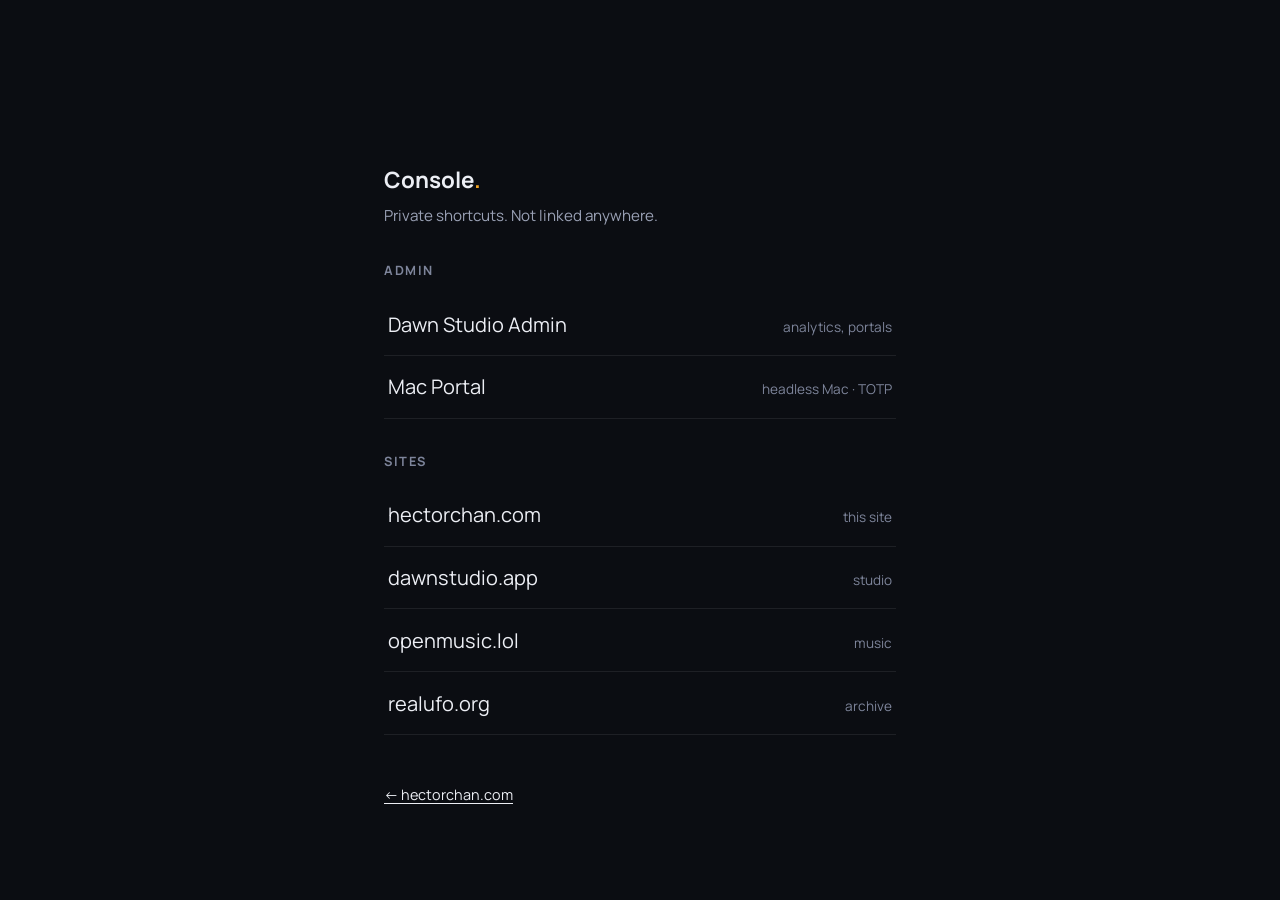
<file: admin/index.html>
<!DOCTYPE html>
<html lang="en">
<head>
<meta charset="utf-8">
<meta name="viewport" content="width=device-width, initial-scale=1">
<meta name="robots" content="noindex, nofollow">
<meta name="theme-color" content="#0b0d12">
<title>Console</title>
<link rel="icon" type="image/png" href="/assets/avatar.png">
<link rel="preconnect" href="https://fonts.googleapis.com">
<link rel="preconnect" href="https://fonts.gstatic.com" crossorigin>
<link href="https://fonts.googleapis.com/css2?family=Manrope:wght@400;500;600;700&display=swap" rel="stylesheet">
<link rel="stylesheet" href="/styles.css?v=7">
<style>
  .hub { max-width: 560px; margin: 0 auto; padding: 18vh 1.5rem 4rem; }
  .hub h1 { font-size: 1.4rem; margin-bottom: 0.25rem; }
  .hub .sub { color: var(--muted); font-size: 0.95rem; margin-bottom: 2rem; }
  .hub h2 { font-size: 0.8rem; text-transform: uppercase; letter-spacing: 0.12em;
            color: var(--faint); margin: 2rem 0 0.75rem; }
  .hub ul { list-style: none; }
  .hub li { border-bottom: 1px solid var(--line); }
  .hub li a { display: flex; justify-content: space-between; align-items: baseline;
              padding: 0.9rem 0.25rem; text-decoration: none; }
  .hub li a:hover { color: var(--accent); }
  .hub li .desc { color: var(--faint); font-size: 0.85rem; }
  .hub .home { margin-top: 3rem; font-size: 0.9rem; color: var(--faint); }
</style>
</head>
<body>
<a class="skip-link" href="#main">Skip to content</a>
<main class="hub" id="main">
  <h1>Console<span class="accent">.</span></h1>
  <p class="sub">Private shortcuts. Not linked anywhere.</p>

  <h2>Admin</h2>
  <ul>
    <li><a href="https://dawnstudio.app/admin">Dawn Studio Admin <span class="desc">analytics, portals</span></a></li>
    <li><a href="https://mac-ui.hectorchan.com">Mac Portal <span class="desc">headless Mac · TOTP</span></a></li>
  </ul>

  <h2>Sites</h2>
  <ul>
    <li><a href="https://hectorchan.com">hectorchan.com <span class="desc">this site</span></a></li>
    <li><a href="https://dawnstudio.app">dawnstudio.app <span class="desc">studio</span></a></li>
    <li><a href="https://openmusic.lol">openmusic.lol <span class="desc">music</span></a></li>
    <li><a href="https://realufo.org">realufo.org <span class="desc">archive</span></a></li>
  </ul>

  <p class="home"><a href="/">← hectorchan.com</a></p>
</main>
</body>
</html>
</file>
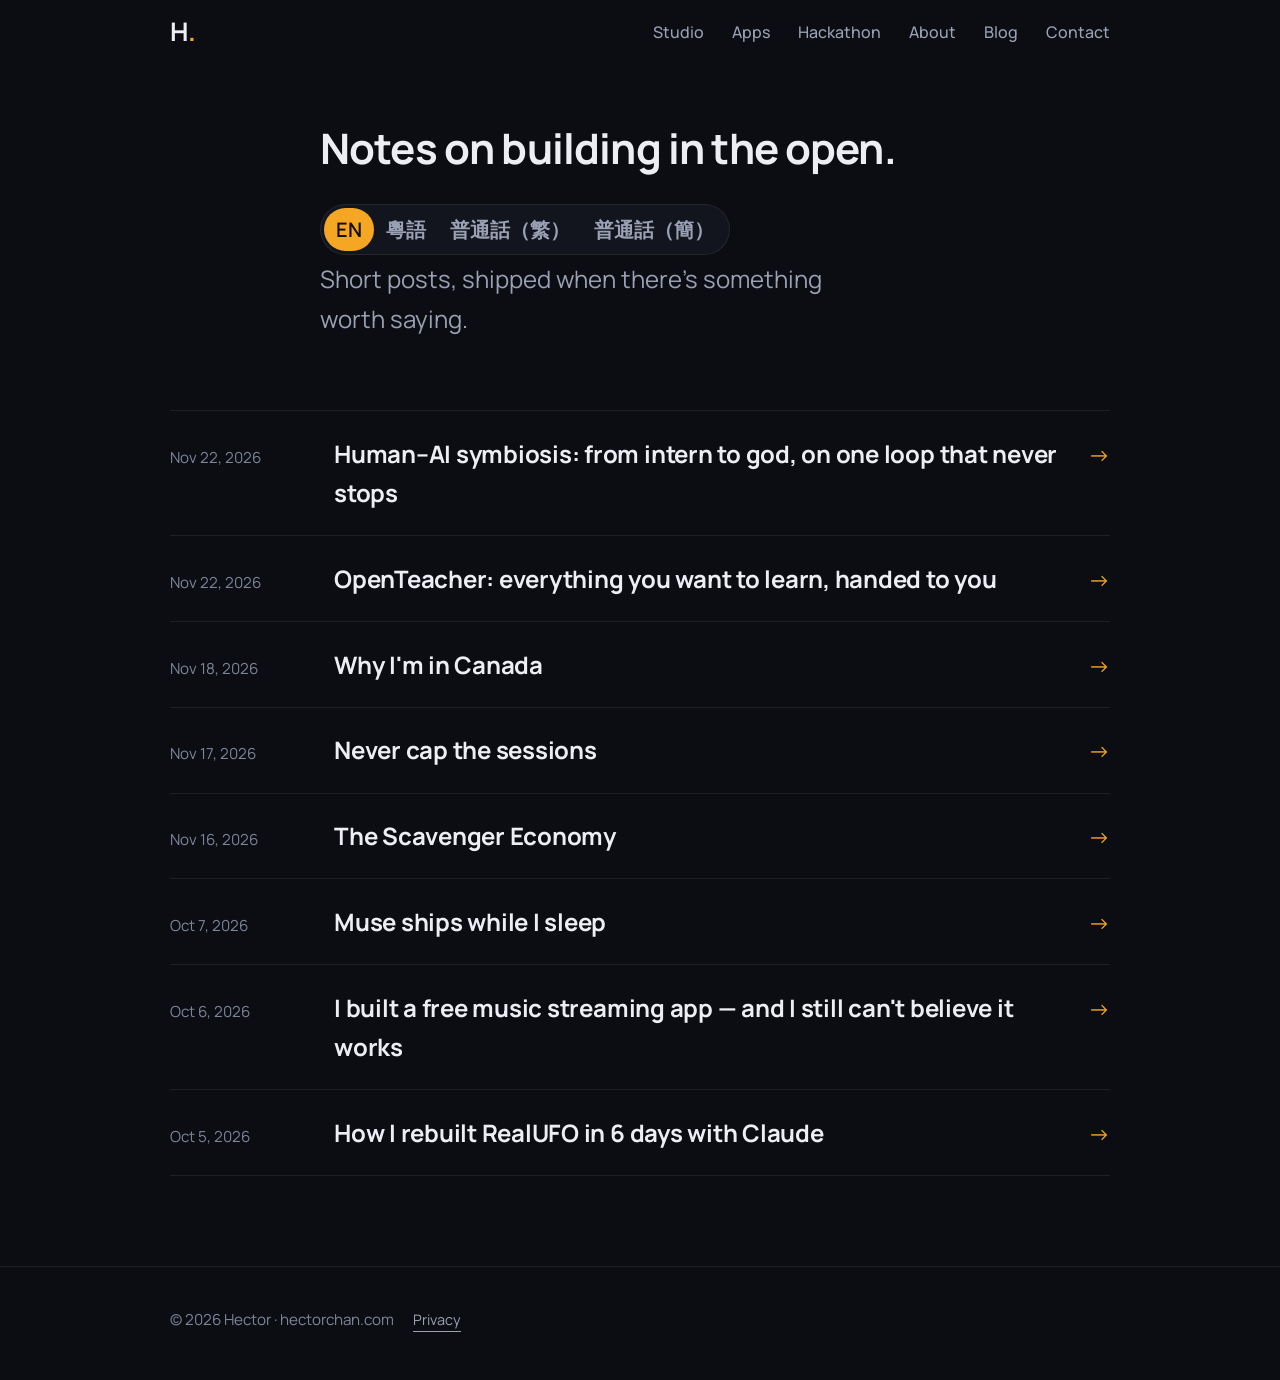
<file: blog/index.html>
<!DOCTYPE html>
<html lang="en">
<head>
<meta charset="utf-8">
<meta name="viewport" content="width=device-width, initial-scale=1">
<title>Blog — Hector</title>
<meta name="description" content="Notes on building in the open.">
<link rel="canonical" href="https://hectorchan.com/blog/">
<meta name="robots" content="index, follow">
<meta property="og:title" content="Blog — Hector">
<meta property="og:description" content="Notes on building in the open.">
<meta property="og:type" content="website">
<meta property="og:url" content="https://hectorchan.com/blog/">
<meta property="og:image" content="https://hectorchan.com/assets/avatar.png">
<meta name="twitter:card" content="summary">
<meta name="twitter:title" content="Blog — Hector">
<meta name="twitter:description" content="Notes on building in the open.">
<meta name="twitter:image" content="https://hectorchan.com/assets/avatar.png">
<link rel="icon" type="image/png" href="/assets/avatar.png">
<link rel="preconnect" href="https://fonts.googleapis.com">
<link rel="preconnect" href="https://fonts.gstatic.com" crossorigin>
<link href="https://fonts.googleapis.com/css2?family=Manrope:wght@400;500;600;700&display=swap" rel="stylesheet">
<link rel="stylesheet" href="/styles.css?v=9">
</head>
<body>
<a class="skip-link" href="#main">Skip to content</a>

<nav class="nav" id="nav">
  <div class="wrap nav-inner">
    <a class="brand" href="/">H<span class="accent">.</span></a>
    <button class="menu-btn" id="menuBtn" aria-label="Menu" aria-controls="navLinks" aria-expanded="false">
      <span></span><span></span><span></span>
    </button>
    <div class="nav-links" id="navLinks">
      <a href="/#studio">Studio</a>
      <a href="/#work">Apps</a>
      <a href="/#hackathon">Hackathon</a>
      <a href="/#about">About</a>
      <a href="/blog/">Blog</a>
      <a href="/#contact">Contact</a>
    </div>
  </div>
</nav>

<main id="main">
  <section class="section post-head">
    <div class="wrap narrow">
      <h1>Notes on building in the open.</h1>
<div class="lang-switch" role="group" aria-label="Language"><button type="button" data-lang="en" aria-pressed="true">EN</button><button type="button" data-lang="yue" aria-pressed="false">粵語</button><button type="button" data-lang="cmn" aria-pressed="false">普通話（繁）</button><button type="button" data-lang="cmns" aria-pressed="false">普通話（簡）</button></div>
      <p class="lede">Short posts, shipped when there’s something worth saying.</p>
    </div>
  </section>

  <section class="section" style="padding-top:0">
    <div class="wrap">
      <a class="post-row" href="/blog/human-ai-symbiosis.html">
        <span class="post-date"><span class="i18n-en">Nov 22, 2026</span><span class="i18n-yue" hidden>2026 年 11 月 22 日</span><span class="i18n-cmn" hidden>2026 年 11 月 22 日</span><span class="i18n-cmns" hidden>2026 年 11 月 22 日</span></span>
        <span class="post-title"><span class="i18n-en">Human–AI symbiosis: from intern to god, on one loop that never stops</span><span class="i18n-yue" hidden>人機共生：AI 由實習生到「成神」，靠嘅係一個停唔到嘅 loop</span><span class="i18n-cmn" hidden>人機共生：AI 從實習生到「成神」，靠的是一個停不下來的 loop</span><span class="i18n-cmns" hidden>人机共生：AI 从实习生到「成神」，靠的是一个停不下来的 loop</span></span>
        <span class="post-arrow">→</span>
      </a>
      <a class="post-row" href="/blog/openteacher.html">
        <span class="post-date"><span class="i18n-en">Nov 22, 2026</span><span class="i18n-yue" hidden>2026 年 11 月 22 日</span><span class="i18n-cmn" hidden>2026 年 11 月 22 日</span><span class="i18n-cmns" hidden>2026 年 11 月 22 日</span></span>
        <span class="post-title"><span class="i18n-en">OpenTeacher: everything you want to learn, handed to you</span><span class="i18n-yue" hidden>OpenTeacher 正式出現：所有你要學嘅嘢，全部交俾你</span><span class="i18n-cmn" hidden>OpenTeacher：你想學的一切，全部交到你手上</span><span class="i18n-cmns" hidden>OpenTeacher：你想学的一切，全部交到你手上</span></span>
        <span class="post-arrow">→</span>
      </a>
      <a class="post-row" href="/blog/why-im-in-canada.html">
        <span class="post-date"><span class="i18n-en">Nov 18, 2026</span><span class="i18n-yue" hidden>2026 年 11 月 18 日</span><span class="i18n-cmn" hidden>2026 年 11 月 18 日</span><span class="i18n-cmns" hidden>2026 年 11 月 18 日</span></span>
        <span class="post-title"><span class="i18n-en">Why I'm in Canada</span><span class="i18n-yue" hidden>我點解會喺加拿大</span><span class="i18n-cmn" hidden>我為什麼在加拿大</span><span class="i18n-cmns" hidden>我为什么在加拿大</span></span>
        <span class="post-arrow">→</span>
      </a>
      <a class="post-row" href="/blog/never-cap-the-sessions.html">
        <span class="post-date"><span class="i18n-en">Nov 17, 2026</span><span class="i18n-yue" hidden>2026 年 11 月 17 日</span><span class="i18n-cmn" hidden>2026 年 11 月 17 日</span><span class="i18n-cmns" hidden>2026 年 11 月 17 日</span></span>
        <span class="post-title"><span class="i18n-en">Never cap the sessions</span><span class="i18n-yue" hidden>Sessions 永遠唔封頂</span><span class="i18n-cmn" hidden>Sessions 永遠不設上限</span><span class="i18n-cmns" hidden>Sessions 永远不设上限</span></span>
        <span class="post-arrow">→</span>
      </a>
      <a class="post-row" href="/blog/the-scavenger-economy.html">
        <span class="post-date"><span class="i18n-en">Nov 16, 2026</span><span class="i18n-yue" hidden>2026 年 11 月 16 日</span><span class="i18n-cmn" hidden>2026 年 11 月 16 日</span><span class="i18n-cmns" hidden>2026 年 11 月 16 日</span></span>
        <span class="post-title"><span class="i18n-en">The Scavenger Economy</span><span class="i18n-yue" hidden>拾荒經濟</span><span class="i18n-cmn" hidden>拾荒經濟</span><span class="i18n-cmns" hidden>拾荒经济</span></span>
        <span class="post-arrow">→</span>
      </a>
      <a class="post-row" href="/blog/muse-ai-review.html">
        <span class="post-date"><span class="i18n-en">Oct 7, 2026</span><span class="i18n-yue" hidden>2026 年 10 月 7 日</span><span class="i18n-cmn" hidden>2026 年 10 月 7 日</span><span class="i18n-cmns" hidden>2026 年 10 月 7 日</span></span>
        <span class="post-title"><span class="i18n-en">Muse ships while I sleep</span><span class="i18n-yue" hidden>我瞓覺嗰陣，Muse 已經出咗貨</span><span class="i18n-cmn" hidden>Muse 在我睡覺時出貨</span><span class="i18n-cmns" hidden>Muse 在我睡觉时出货</span></span>
        <span class="post-arrow">→</span>
      </a>
      <a class="post-row" href="/blog/openmusic.html">
        <span class="post-date"><span class="i18n-en">Oct 6, 2026</span><span class="i18n-yue" hidden>2026 年 10 月 6 日</span><span class="i18n-cmn" hidden>2026 年 10 月 6 日</span><span class="i18n-cmns" hidden>2026 年 10 月 6 日</span></span>
        <span class="post-title"><span class="i18n-en">I built a free music streaming app — and I still can't believe it works</span><span class="i18n-yue" hidden>我整咗個免費音樂串流 app — 到而家都唔敢相信佢真係得</span><span class="i18n-cmn" hidden>我做了一個免費音樂串流 app — 到現在還不敢相信它真的能用</span><span class="i18n-cmns" hidden>我做了一个免费音乐串流 app — 到现在还不敢相信它真的能用</span></span>
        <span class="post-arrow">→</span>
      </a>
      <a class="post-row" href="/blog/hackathon.html">
        <span class="post-date"><span class="i18n-en">Oct 5, 2026</span><span class="i18n-yue" hidden>2026 年 10 月 5 日</span><span class="i18n-cmn" hidden>2026 年 10 月 5 日</span><span class="i18n-cmns" hidden>2026 年 10 月 5 日</span></span>
        <span class="post-title"><span class="i18n-en">How I rebuilt RealUFO in 6 days with Claude</span><span class="i18n-yue" hidden>我點樣用 Claude 6 日重建 RealUFO</span><span class="i18n-cmn" hidden>我如何用 Claude 在 6 天內重建 RealUFO</span><span class="i18n-cmns" hidden>我如何用 Claude 在 6 天内重建 RealUFO</span></span>
        <span class="post-arrow">→</span>
      </a>
    </div>
  </section>
</main>

<footer>
  <div class="wrap">
    <p>&copy; 2026 Hector &middot; hectorchan.com</p>
    <p><a class="legal" href="/privacy.html">Privacy</a></p>
  </div>
</footer>

<script src="/app.js?v=3" defer></script>
<script src="/blog/lang.js" defer></script>
</body>
</html>
</file>
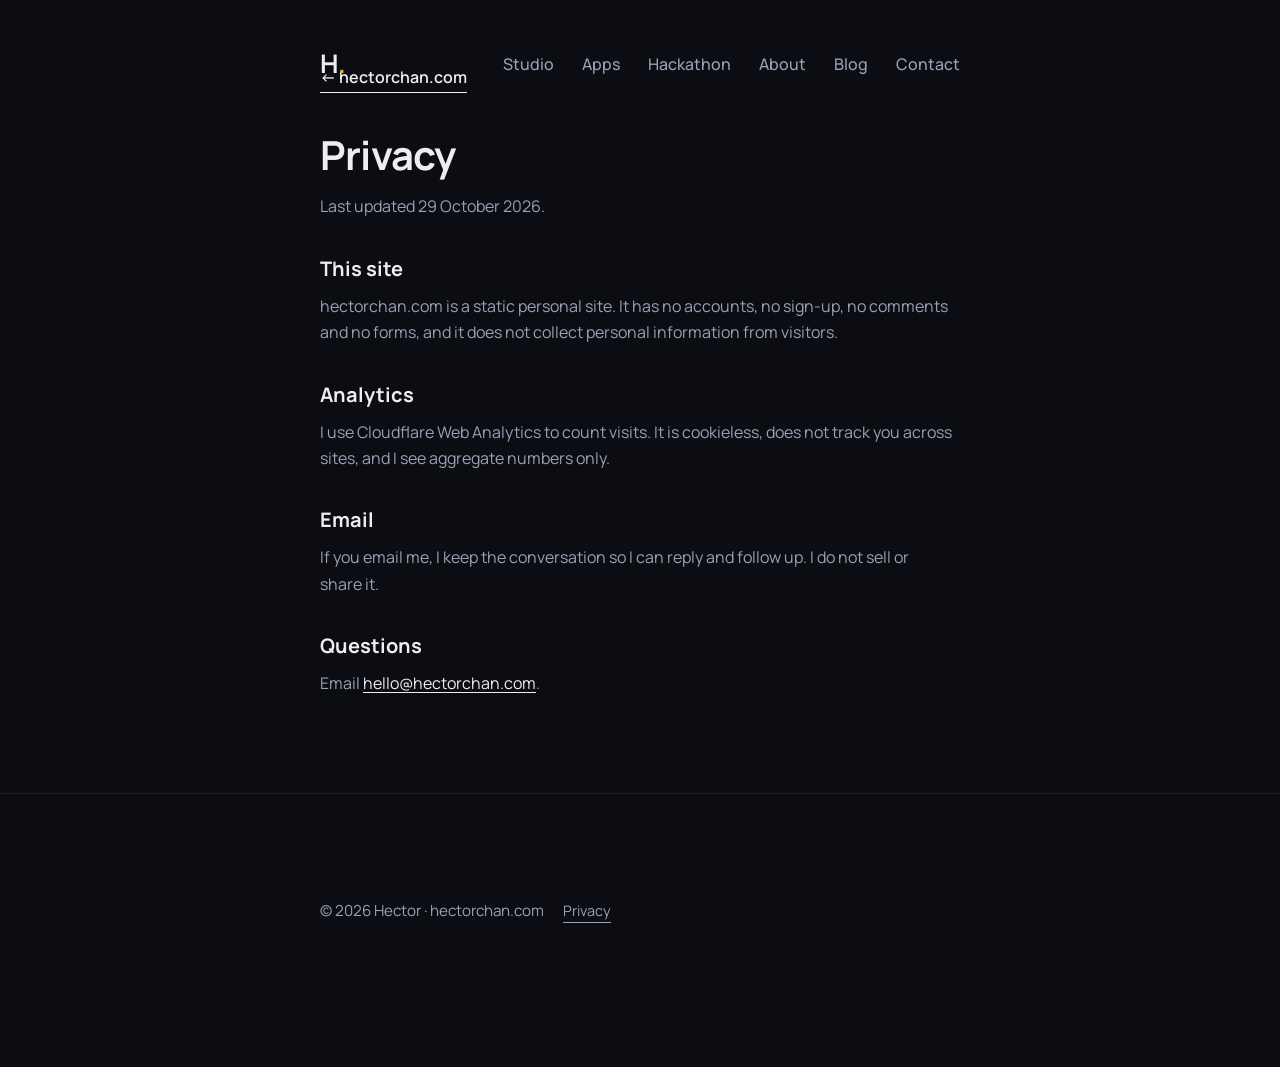
<file: privacy.html>
<!doctype html>
<html lang="en">
<head>
<meta charset="utf-8">
<meta name="viewport" content="width=device-width, initial-scale=1">
<title>Privacy · Hector Chan</title>
<meta name="description" content="How hectorchan.com handles your data: no accounts, no cookies, cookieless analytics only.">
<link rel="icon" href="/assets/icon-192.png" type="image/png">
<link rel="preconnect" href="https://fonts.googleapis.com">
<link rel="preconnect" href="https://fonts.gstatic.com" crossorigin>
<link href="https://fonts.googleapis.com/css2?family=Manrope:wght@400;500;600;700&display=swap" rel="stylesheet">
<link rel="stylesheet" href="/styles.css?v=9">
<style>
  :root { --bg: #0b0d12; --surface: #12151d; --text: #eceef4; --muted: #9aa1b5; --accent: #f5a623; --line: rgba(255,255,255,.08); --ease: cubic-bezier(0.22,1,0.36,1); }
  * { box-sizing: border-box; margin: 0; padding: 0; }
  body { background: var(--bg); color: var(--text); font-family: "Manrope", "Noto Sans TC", -apple-system, "Segoe UI", sans-serif; font-size: 1rem; line-height: 1.65; }
  .wrap { max-width: 720px; margin: 0 auto; padding: 4rem clamp(1.25rem, 4vw, 2.5rem) 5rem; }
  .back { display: inline-block; margin-bottom: 2.5rem; font-weight: 600; text-decoration: none; border-bottom: 1px solid currentColor; padding-bottom: 2px; color: var(--text); }
  h1 { font-size: 2.5rem; line-height: 1.1; letter-spacing: -.02em; margin-bottom: 1rem; text-wrap: balance; }
  h2 { font-size: 1.25rem; margin: 2rem 0 .5rem; }
  p { color: var(--muted); margin-bottom: 1rem; text-wrap: pretty; }
  a { color: var(--text); transition: color .3s var(--ease); }
  a:hover { color: var(--accent); }
  :focus-visible { outline: 2px solid var(--accent); outline-offset: 3px; border-radius: 4px; }
</style>
</head>
<body>
<nav class="nav" id="nav">
  <div class="wrap nav-inner">
    <a class="brand" href="/">H<span class="accent">.</span></a>
    <button class="menu-btn" id="menuBtn" aria-label="Menu" aria-controls="navLinks" aria-expanded="false">
      <span></span><span></span><span></span>
    </button>
    <div class="nav-links" id="navLinks">
      <a href="/#studio">Studio</a>
      <a href="/#work">Apps</a>
      <a href="/#hackathon">Hackathon</a>
      <a href="/#about">About</a>
      <a href="/blog/">Blog</a>
      <a href="/#contact">Contact</a>
    </div>
  </div>
</nav>
  <main class="wrap">
    <a class="back" href="/">← hectorchan.com</a>
    <h1>Privacy</h1>
    <p>Last updated 29 October 2026.</p>
    <h2>This site</h2>
    <p>hectorchan.com is a static personal site. It has no accounts, no sign-up, no comments and no forms, and it does not collect personal information from visitors.</p>
    <h2>Analytics</h2>
    <p>I use Cloudflare Web Analytics to count visits. It is cookieless, does not track you across sites, and I see aggregate numbers only.</p>
    <h2>Email</h2>
    <p>If you email me, I keep the conversation so I can reply and follow up. I do not sell or share it.</p>
    <h2>Questions</h2>
    <p>Email <a href="mailto:hello@hectorchan.com">hello@hectorchan.com</a>.</p>
  </main>
<footer>
  <div class="wrap">
    <p>&copy; 2026 Hector &middot; hectorchan.com</p>
    <p><a class="legal" href="/privacy.html">Privacy</a></p>
  </div>
</footer>
<script src="/app.js?v=3" defer></script>
</body>
</html>
</file>
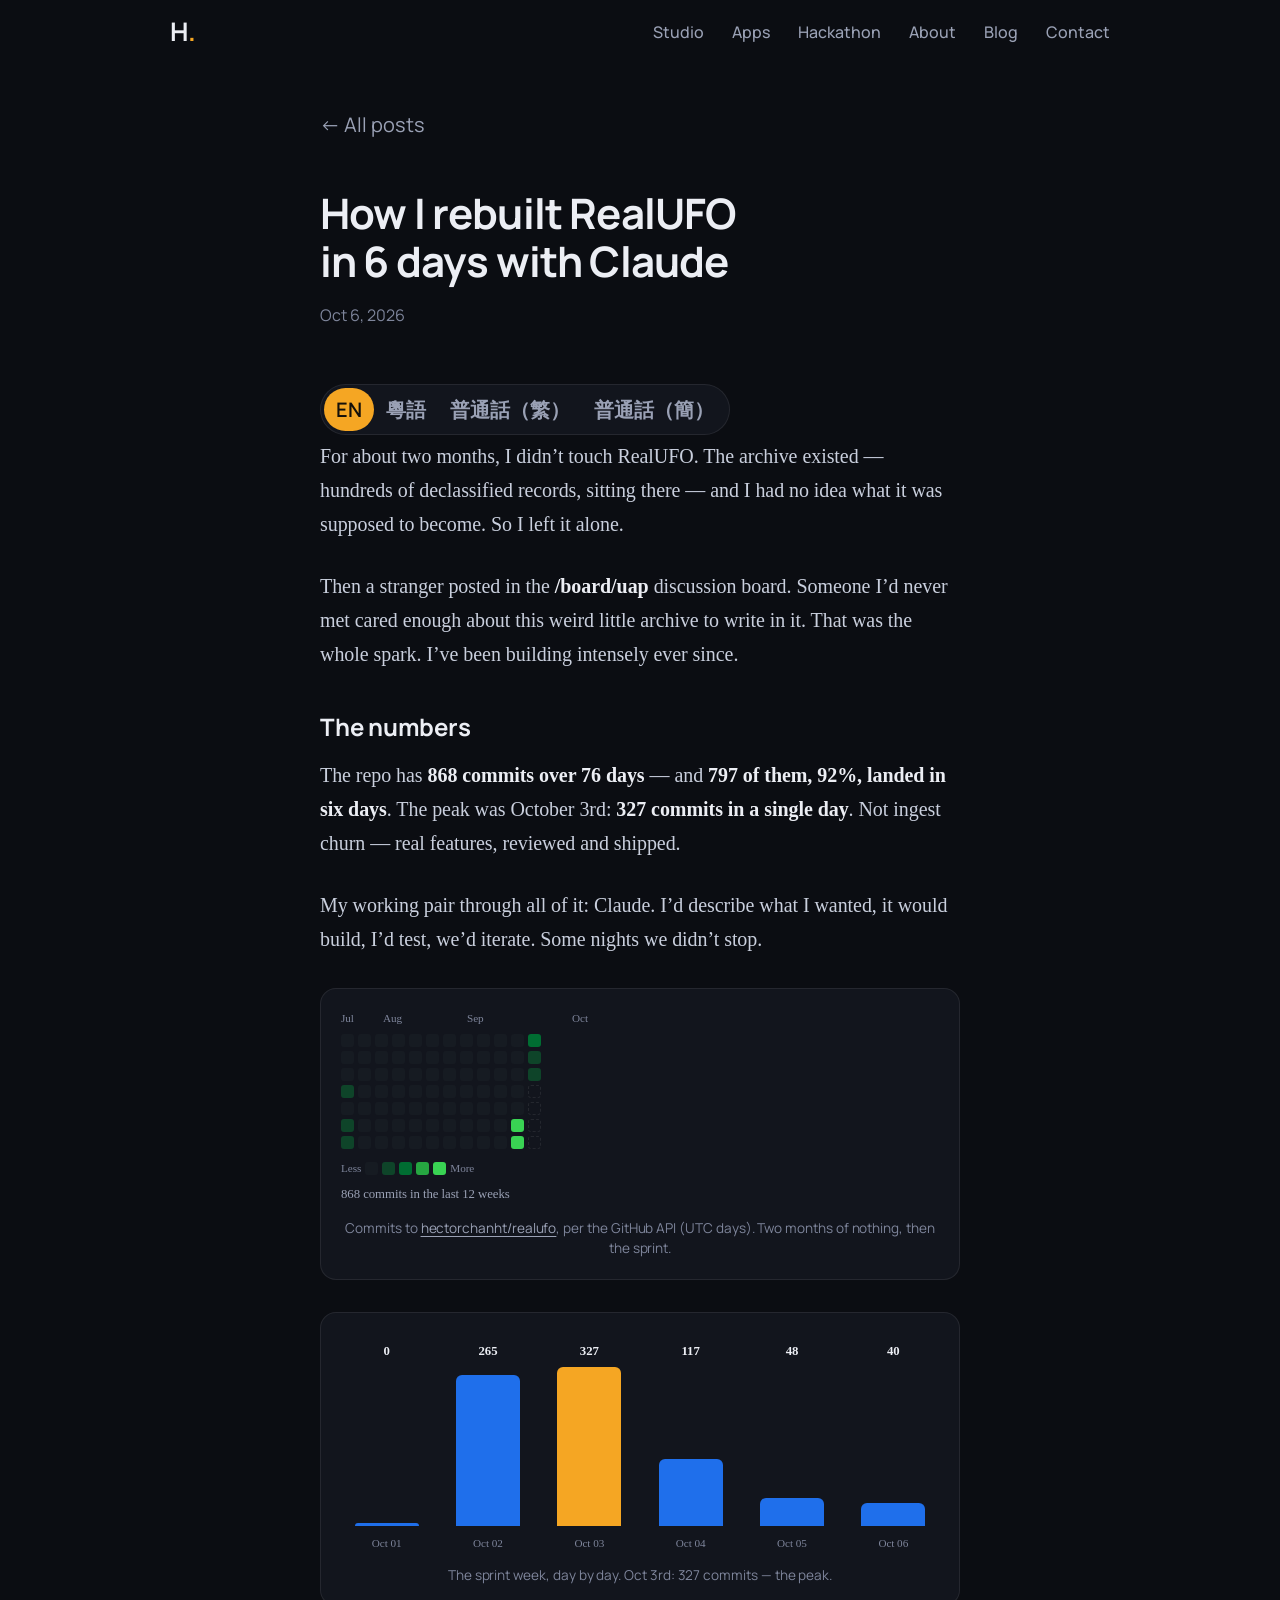
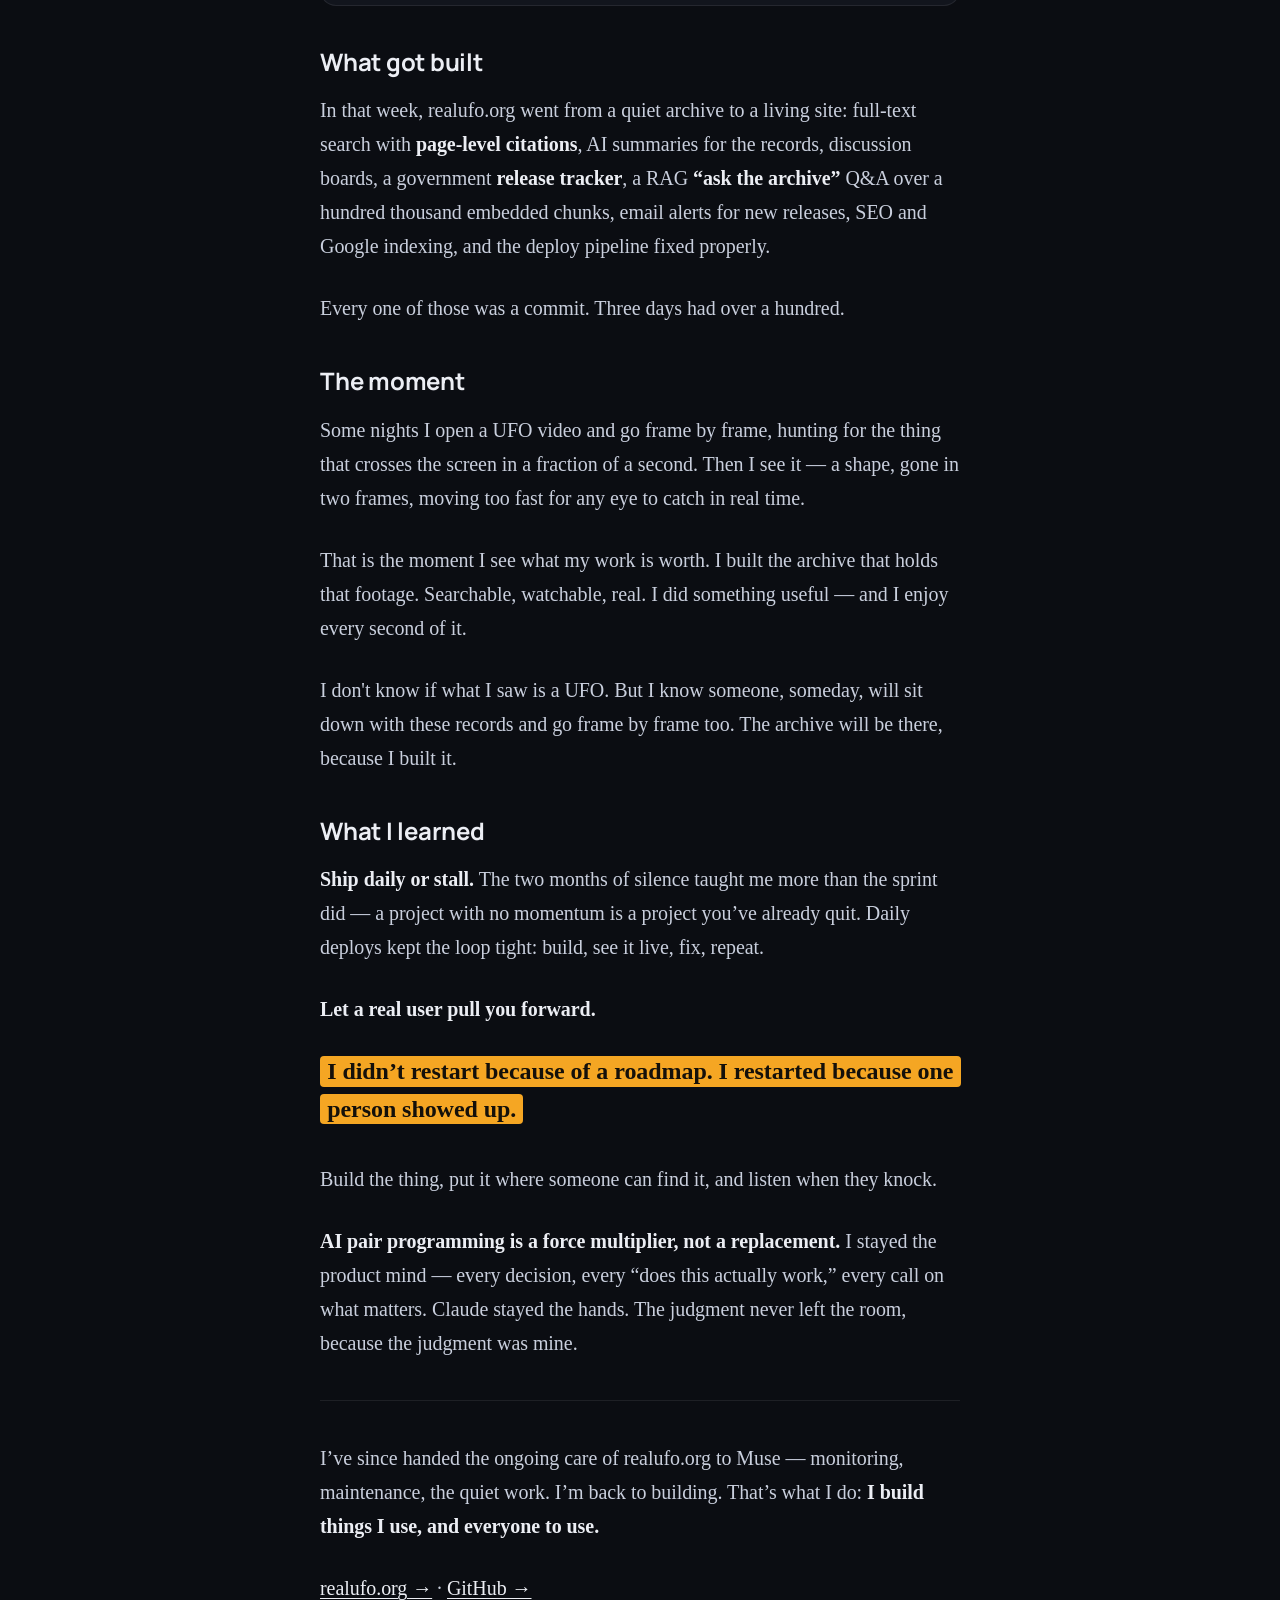
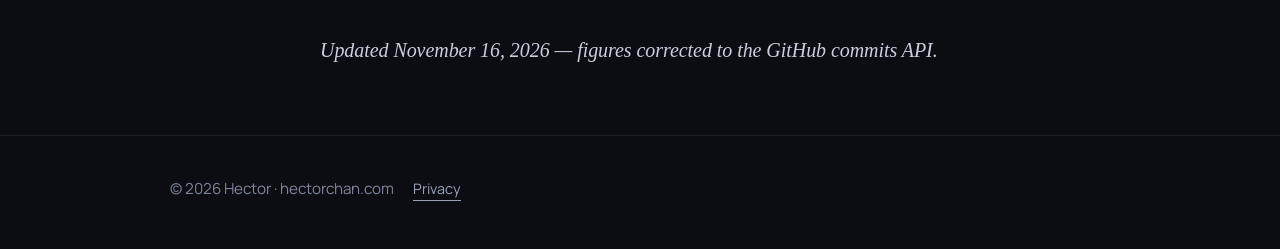
<file: blog/hackathon.html>
<!DOCTYPE html>
<html lang="en" data-title-en="How I rebuilt RealUFO in 6 days with Claude — Hector" data-title-yue="我點樣用 Claude 6 日重建 RealUFO — Hector" data-title-cmn="我如何用 Claude 在 6 天內重建 RealUFO — Hector" data-title-cmns="我如何用 Claude 在 6 天内重建 RealUFO — Hector">
<head>
<meta charset="utf-8">
<meta name="viewport" content="width=device-width, initial-scale=1">
<title>How I rebuilt RealUFO in 6 days with Claude — Hector</title>
<meta name="description" content="I paused RealUFO for two months. Then a stranger posted in the discussion board — and I shipped 797 commits in 6 days.">
<meta property="og:title" content="How I rebuilt RealUFO in 6 days with Claude">
<meta property="og:description" content="I paused RealUFO for two months. Then a stranger posted in the discussion board — and I shipped 797 commits in 6 days.">
<meta property="og:type" content="article">
<meta property="og:url" content="https://hectorchan.com/blog/hackathon.html">
<meta property="og:image" content="https://hectorchan.com/assets/avatar.png">
<link rel="canonical" href="https://hectorchan.com/blog/hackathon.html">
<meta name="robots" content="index, follow">
<meta name="twitter:card" content="summary">
<meta name="twitter:image" content="https://hectorchan.com/assets/avatar.png">
<link rel="icon" type="image/png" href="/assets/avatar.png">
<link rel="preconnect" href="https://fonts.googleapis.com">
<link rel="preconnect" href="https://fonts.gstatic.com" crossorigin>
<link href="https://fonts.googleapis.com/css2?family=Manrope:wght@400;500;600;700&display=swap" rel="stylesheet">
<link rel="stylesheet" href="/styles.css?v=9">
</head>
<body>
<a class="skip-link" href="#main">Skip to content</a>

<nav class="nav" id="nav">
  <div class="wrap nav-inner">
    <a class="brand" href="/">H<span class="accent">.</span></a>
    <button class="menu-btn" id="menuBtn" aria-label="Menu" aria-controls="navLinks" aria-expanded="false">
      <span></span><span></span><span></span>
    </button>
    <div class="nav-links" id="navLinks">
      <a href="/#studio">Studio</a>
      <a href="/#work">Apps</a>
      <a href="/#hackathon">Hackathon</a>
      <a href="/#about">About</a>
      <a href="/blog/">Blog</a>
      <a href="/#contact">Contact</a>
    </div>
  </div>
</nav>

<main id="main">
  <article class="section post-head">
    <div class="wrap narrow">
      <a class="back-link" href="/blog/">← All posts</a>
      <h1 class="i18n-en">How I rebuilt RealUFO in 6 days with Claude</h1><h1 class="i18n-yue" hidden>我點樣用 Claude 6 日重建 RealUFO</h1><h1 class="i18n-cmn" hidden>我如何用 Claude 在 6 天內重建 RealUFO</h1><h1 class="i18n-cmns" hidden>我如何用 Claude 在 6 天内重建 RealUFO</h1>
      <p class="post-meta"><time datetime="2026-10-06"><span class="i18n-en">Oct 6, 2026</span><span class="i18n-yue" hidden>2026 年 10 月 6 日</span><span class="i18n-cmn" hidden>2026 年 10 月 6 日</span><span class="i18n-cmns" hidden>2026 年 10 月 6 日</span></time></p>
      <div class="lang-switch" role="group" aria-label="Language"><button type="button" data-lang="en" aria-pressed="true">EN</button><button type="button" data-lang="yue" aria-pressed="false">粵語</button><button type="button" data-lang="cmn" aria-pressed="false">普通話（繁）</button><button type="button" data-lang="cmns" aria-pressed="false">普通話（簡）</button></div>
<div class="prose i18n-en">
        <p>For about two months, I didn’t touch RealUFO. The archive existed — hundreds of declassified records, sitting there — and I had no idea what it was supposed to become. So I left it alone.</p>
        <p>Then a stranger posted in the <strong>/board/uap</strong> discussion board. Someone I’d never met cared enough about this weird little archive to write in it. That was the whole spark. I’ve been building intensely ever since.</p>

        <h2>The numbers</h2>
        <p>The repo has <strong>868 commits over 76 days</strong> — and <strong>797 of them, 92%, landed in six days</strong>. The peak was October 3rd: <strong>327 commits in a single day</strong>. Not ingest churn — real features, reviewed and shipped.</p>
        <p>My working pair through all of it: Claude. I’d describe what I wanted, it would build, I’d test, we’d iterate. Some nights we didn’t stop.</p>



        <figure class="chart">
          <div class="ch-wrap" role="img" aria-label="GitHub commit heatmap">
  <div class="ch-months"><span class="ch-month">Jul</span><span class="ch-month"></span><span class="ch-month">Aug</span><span class="ch-month"></span><span class="ch-month"></span><span class="ch-month"></span><span class="ch-month">Sep</span><span class="ch-month"></span><span class="ch-month"></span><span class="ch-month"></span><span class="ch-month"></span><span class="ch-month">Oct</span></div>
  <div class="ch-grid"><div class="ch-week"><span class="ch-cell" style="background:#161b22" title="0 commits on 2026-07-19"></span><span class="ch-cell" style="background:#161b22" title="0 commits on 2026-07-20"></span><span class="ch-cell" style="background:#161b22" title="0 commits on 2026-07-21"></span><span class="ch-cell" style="background:#0e4429" title="30 commits on 2026-07-22"></span><span class="ch-cell" style="background:#161b22" title="0 commits on 2026-07-23"></span><span class="ch-cell" style="background:#0e4429" title="25 commits on 2026-07-24"></span><span class="ch-cell" style="background:#0e4429" title="16 commits on 2026-07-25"></span></div><div class="ch-week"><span class="ch-cell" style="background:#161b22" title="0 commits on 2026-07-26"></span><span class="ch-cell" style="background:#161b22" title="0 commits on 2026-07-27"></span><span class="ch-cell" style="background:#161b22" title="0 commits on 2026-07-28"></span><span class="ch-cell" style="background:#161b22" title="0 commits on 2026-07-29"></span><span class="ch-cell" style="background:#161b22" title="0 commits on 2026-07-30"></span><span class="ch-cell" style="background:#161b22" title="0 commits on 2026-07-31"></span><span class="ch-cell" style="background:#161b22" title="0 commits on 2026-08-01"></span></div><div class="ch-week"><span class="ch-cell" style="background:#161b22" title="0 commits on 2026-08-02"></span><span class="ch-cell" style="background:#161b22" title="0 commits on 2026-08-03"></span><span class="ch-cell" style="background:#161b22" title="0 commits on 2026-08-04"></span><span class="ch-cell" style="background:#161b22" title="0 commits on 2026-08-05"></span><span class="ch-cell" style="background:#161b22" title="0 commits on 2026-08-06"></span><span class="ch-cell" style="background:#161b22" title="0 commits on 2026-08-07"></span><span class="ch-cell" style="background:#161b22" title="0 commits on 2026-08-08"></span></div><div class="ch-week"><span class="ch-cell" style="background:#161b22" title="0 commits on 2026-08-09"></span><span class="ch-cell" style="background:#161b22" title="0 commits on 2026-08-10"></span><span class="ch-cell" style="background:#161b22" title="0 commits on 2026-08-11"></span><span class="ch-cell" style="background:#161b22" title="0 commits on 2026-08-12"></span><span class="ch-cell" style="background:#161b22" title="0 commits on 2026-08-13"></span><span class="ch-cell" style="background:#161b22" title="0 commits on 2026-08-14"></span><span class="ch-cell" style="background:#161b22" title="0 commits on 2026-08-15"></span></div><div class="ch-week"><span class="ch-cell" style="background:#161b22" title="0 commits on 2026-08-16"></span><span class="ch-cell" style="background:#161b22" title="0 commits on 2026-08-17"></span><span class="ch-cell" style="background:#161b22" title="0 commits on 2026-08-18"></span><span class="ch-cell" style="background:#161b22" title="0 commits on 2026-08-19"></span><span class="ch-cell" style="background:#161b22" title="0 commits on 2026-08-20"></span><span class="ch-cell" style="background:#161b22" title="0 commits on 2026-08-21"></span><span class="ch-cell" style="background:#161b22" title="0 commits on 2026-08-22"></span></div><div class="ch-week"><span class="ch-cell" style="background:#161b22" title="0 commits on 2026-08-23"></span><span class="ch-cell" style="background:#161b22" title="0 commits on 2026-08-24"></span><span class="ch-cell" style="background:#161b22" title="0 commits on 2026-08-25"></span><span class="ch-cell" style="background:#161b22" title="0 commits on 2026-08-26"></span><span class="ch-cell" style="background:#161b22" title="0 commits on 2026-08-27"></span><span class="ch-cell" style="background:#161b22" title="0 commits on 2026-08-28"></span><span class="ch-cell" style="background:#161b22" title="0 commits on 2026-08-29"></span></div><div class="ch-week"><span class="ch-cell" style="background:#161b22" title="0 commits on 2026-08-30"></span><span class="ch-cell" style="background:#161b22" title="0 commits on 2026-08-31"></span><span class="ch-cell" style="background:#161b22" title="0 commits on 2026-09-01"></span><span class="ch-cell" style="background:#161b22" title="0 commits on 2026-09-02"></span><span class="ch-cell" style="background:#161b22" title="0 commits on 2026-09-03"></span><span class="ch-cell" style="background:#161b22" title="0 commits on 2026-09-04"></span><span class="ch-cell" style="background:#161b22" title="0 commits on 2026-09-05"></span></div><div class="ch-week"><span class="ch-cell" style="background:#161b22" title="0 commits on 2026-09-06"></span><span class="ch-cell" style="background:#161b22" title="0 commits on 2026-09-07"></span><span class="ch-cell" style="background:#161b22" title="0 commits on 2026-09-08"></span><span class="ch-cell" style="background:#161b22" title="0 commits on 2026-09-09"></span><span class="ch-cell" style="background:#161b22" title="0 commits on 2026-09-10"></span><span class="ch-cell" style="background:#161b22" title="0 commits on 2026-09-11"></span><span class="ch-cell" style="background:#161b22" title="0 commits on 2026-09-12"></span></div><div class="ch-week"><span class="ch-cell" style="background:#161b22" title="0 commits on 2026-09-13"></span><span class="ch-cell" style="background:#161b22" title="0 commits on 2026-09-14"></span><span class="ch-cell" style="background:#161b22" title="0 commits on 2026-09-15"></span><span class="ch-cell" style="background:#161b22" title="0 commits on 2026-09-16"></span><span class="ch-cell" style="background:#161b22" title="0 commits on 2026-09-17"></span><span class="ch-cell" style="background:#161b22" title="0 commits on 2026-09-18"></span><span class="ch-cell" style="background:#161b22" title="0 commits on 2026-09-19"></span></div><div class="ch-week"><span class="ch-cell" style="background:#161b22" title="0 commits on 2026-09-20"></span><span class="ch-cell" style="background:#161b22" title="0 commits on 2026-09-21"></span><span class="ch-cell" style="background:#161b22" title="0 commits on 2026-09-22"></span><span class="ch-cell" style="background:#161b22" title="0 commits on 2026-09-23"></span><span class="ch-cell" style="background:#161b22" title="0 commits on 2026-09-24"></span><span class="ch-cell" style="background:#161b22" title="0 commits on 2026-09-25"></span><span class="ch-cell" style="background:#161b22" title="0 commits on 2026-09-26"></span></div><div class="ch-week"><span class="ch-cell" style="background:#161b22" title="0 commits on 2026-09-27"></span><span class="ch-cell" style="background:#161b22" title="0 commits on 2026-09-28"></span><span class="ch-cell" style="background:#161b22" title="0 commits on 2026-09-29"></span><span class="ch-cell" style="background:#161b22" title="0 commits on 2026-09-30"></span><span class="ch-cell" style="background:#161b22" title="0 commits on 2026-10-01"></span><span class="ch-cell" style="background:#39d353" title="265 commits on 2026-10-02"></span><span class="ch-cell" style="background:#39d353" title="327 commits on 2026-10-03"></span></div><div class="ch-week"><span class="ch-cell" style="background:#006d32" title="117 commits on 2026-10-04"></span><span class="ch-cell" style="background:#0e4429" title="48 commits on 2026-10-05"></span><span class="ch-cell" style="background:#0e4429" title="40 commits on 2026-10-06"></span><span class="ch-cell ch-future"></span><span class="ch-cell ch-future"></span><span class="ch-cell ch-future"></span><span class="ch-cell ch-future"></span></div></div>
  <div class="ch-legend"><span>Less</span><span class="ch-cell" style="background:#161b22"></span><span class="ch-cell" style="background:#0e4429"></span><span class="ch-cell" style="background:#006d32"></span><span class="ch-cell" style="background:#26a641"></span><span class="ch-cell" style="background:#39d353"></span><span>More</span></div>
  <div class="ch-total">868 commits in the last 12 weeks</div>
</div>
          <figcaption>Commits to <a href="https://github.com/hectorchanht/realufo" target="_blank" rel="noopener">hectorchanht/realufo</a>, per the GitHub API (UTC days). Two months of nothing, then the sprint.</figcaption>
        </figure>

        <figure class="chart">
          <div class="bc-wrap" role="img" aria-label="Daily commits bar chart"><div class="bc-bar"><span class="bc-count">0</span><span class="bc-fill" style="height:0%"></span><span class="bc-day">Oct 01</span></div><div class="bc-bar"><span class="bc-count">265</span><span class="bc-fill" style="height:81%"></span><span class="bc-day">Oct 02</span></div><div class="bc-bar bc-peak"><span class="bc-count">327</span><span class="bc-fill" style="height:100%"></span><span class="bc-day">Oct 03</span></div><div class="bc-bar"><span class="bc-count">117</span><span class="bc-fill" style="height:36%"></span><span class="bc-day">Oct 04</span></div><div class="bc-bar"><span class="bc-count">48</span><span class="bc-fill" style="height:15%"></span><span class="bc-day">Oct 05</span></div><div class="bc-bar"><span class="bc-count">40</span><span class="bc-fill" style="height:12%"></span><span class="bc-day">Oct 06</span></div></div>
          <figcaption>The sprint week, day by day. Oct 3rd: 327 commits — the peak.</figcaption>
        </figure>
        <h2>What got built</h2>
        <p>In that week, realufo.org went from a quiet archive to a living site: full-text search with <strong>page-level citations</strong>, AI summaries for the records, discussion boards, a government <strong>release tracker</strong>, a RAG <strong>“ask the archive”</strong> Q&amp;A over a hundred thousand embedded chunks, email alerts for new releases, SEO and Google indexing, and the deploy pipeline fixed properly.</p>
        <p>Every one of those was a commit. Three days had over a hundred.</p>

        <h2>The moment</h2>
        <p>Some nights I open a UFO video and go frame by frame, hunting for the thing that crosses the screen in a fraction of a second. Then I see it — a shape, gone in two frames, moving too fast for any eye to catch in real time.</p>
        <p>That is the moment I see what my work is worth. I built the archive that holds that footage. Searchable, watchable, real. I did something useful — and I enjoy every second of it.</p>
        <p>I don't know if what I saw is a UFO. But I know someone, someday, will sit down with these records and go frame by frame too. The archive will be there, because I built it.</p>

        <h2>What I learned</h2>
        <p><strong>Ship daily or stall.</strong> The two months of silence taught me more than the sprint did — a project with no momentum is a project you’ve already quit. Daily deploys kept the loop tight: build, see it live, fix, repeat.</p>
        <p><strong>Let a real user pull you forward.</strong></p>
        <p class="core-phrase"><mark>I didn’t restart because of a roadmap. I restarted because one person showed up.</mark></p>
        <p>Build the thing, put it where someone can find it, and listen when they knock.</p>
        <p><strong>AI pair programming is a force multiplier, not a replacement.</strong> I stayed the product mind — every decision, every “does this actually work,” every call on what matters. Claude stayed the hands. The judgment never left the room, because the judgment was mine.</p>

        <hr>
        <p>I’ve since handed the ongoing care of realufo.org to Muse — monitoring, maintenance, the quiet work. I’m back to building. That’s what I do: <strong>I build things I use, and everyone to use.</strong></p>
        <p><a href="https://realufo.org" target="_blank" rel="noopener">realufo.org →</a> · <a href="https://github.com/hectorchanht/realufo" target="_blank" rel="noopener">GitHub →</a></p>
        <p><em>Updated November 16, 2026 — figures corrected to the GitHub commits API.</em></p>
      </div><div class="prose i18n-yue" hidden>
<p>差唔多兩個月，我冇掂過 RealUFO。個檔案庫喺度 — 幾百條解密紀錄，擺喺嗰度 — 而我唔知佢應該變成啲咩。所以我由佢。</p>
<p>跟住有個陌生人喺 <strong>/board/uap</strong> 討論區留咗言。一個我從未見過嘅人，居然在乎呢個古怪嘅細檔案庫，仲寫咗嘢入去。嗰下就係成個火花。自此我就冇停過咁起嘢。</p>
<h3>數字</h3>
<p>個 repo 76 日有 <strong>868 個 commits</strong> — 其中 <strong>797 個、92%，喺六日入面落地</strong>。最高峰係 10 月 3 號：<strong>單日 327 個 commits</strong>。唔係 ingest 嚟嚟去去嗰啲 — 係真 features，review 過、出咗貨嘅。</p>
<p>全程同我拍住上嘅係 Claude。我講我想點，佢起，我 test，我哋迭代。有啲夜晚，我哋冇停過。</p>
<figure class="chart">
<div aria-label="GitHub commit 熱圖" class="ch-wrap" role="img">
<div class="ch-months"><span class="ch-month">7月</span><span class="ch-month"></span><span class="ch-month">8月</span><span class="ch-month"></span><span class="ch-month"></span><span class="ch-month"></span><span class="ch-month">9月</span><span class="ch-month"></span><span class="ch-month"></span><span class="ch-month"></span><span class="ch-month"></span><span class="ch-month">10月</span></div>
<div class="ch-grid"><div class="ch-week"><span class="ch-cell" style="background:#161b22" title="0 commits on 2026-07-19"></span><span class="ch-cell" style="background:#161b22" title="0 commits on 2026-07-20"></span><span class="ch-cell" style="background:#161b22" title="0 commits on 2026-07-21"></span><span class="ch-cell" style="background:#0e4429" title="30 commits on 2026-07-22"></span><span class="ch-cell" style="background:#161b22" title="0 commits on 2026-07-23"></span><span class="ch-cell" style="background:#0e4429" title="25 commits on 2026-07-24"></span><span class="ch-cell" style="background:#0e4429" title="16 commits on 2026-07-25"></span></div><div class="ch-week"><span class="ch-cell" style="background:#161b22" title="0 commits on 2026-07-26"></span><span class="ch-cell" style="background:#161b22" title="0 commits on 2026-07-27"></span><span class="ch-cell" style="background:#161b22" title="0 commits on 2026-07-28"></span><span class="ch-cell" style="background:#161b22" title="0 commits on 2026-07-29"></span><span class="ch-cell" style="background:#161b22" title="0 commits on 2026-07-30"></span><span class="ch-cell" style="background:#161b22" title="0 commits on 2026-07-31"></span><span class="ch-cell" style="background:#161b22" title="0 commits on 2026-08-01"></span></div><div class="ch-week"><span class="ch-cell" style="background:#161b22" title="0 commits on 2026-08-02"></span><span class="ch-cell" style="background:#161b22" title="0 commits on 2026-08-03"></span><span class="ch-cell" style="background:#161b22" title="0 commits on 2026-08-04"></span><span class="ch-cell" style="background:#161b22" title="0 commits on 2026-08-05"></span><span class="ch-cell" style="background:#161b22" title="0 commits on 2026-08-06"></span><span class="ch-cell" style="background:#161b22" title="0 commits on 2026-08-07"></span><span class="ch-cell" style="background:#161b22" title="0 commits on 2026-08-08"></span></div><div class="ch-week"><span class="ch-cell" style="background:#161b22" title="0 commits on 2026-08-09"></span><span class="ch-cell" style="background:#161b22" title="0 commits on 2026-08-10"></span><span class="ch-cell" style="background:#161b22" title="0 commits on 2026-08-11"></span><span class="ch-cell" style="background:#161b22" title="0 commits on 2026-08-12"></span><span class="ch-cell" style="background:#161b22" title="0 commits on 2026-08-13"></span><span class="ch-cell" style="background:#161b22" title="0 commits on 2026-08-14"></span><span class="ch-cell" style="background:#161b22" title="0 commits on 2026-08-15"></span></div><div class="ch-week"><span class="ch-cell" style="background:#161b22" title="0 commits on 2026-08-16"></span><span class="ch-cell" style="background:#161b22" title="0 commits on 2026-08-17"></span><span class="ch-cell" style="background:#161b22" title="0 commits on 2026-08-18"></span><span class="ch-cell" style="background:#161b22" title="0 commits on 2026-08-19"></span><span class="ch-cell" style="background:#161b22" title="0 commits on 2026-08-20"></span><span class="ch-cell" style="background:#161b22" title="0 commits on 2026-08-21"></span><span class="ch-cell" style="background:#161b22" title="0 commits on 2026-08-22"></span></div><div class="ch-week"><span class="ch-cell" style="background:#161b22" title="0 commits on 2026-08-23"></span><span class="ch-cell" style="background:#161b22" title="0 commits on 2026-08-24"></span><span class="ch-cell" style="background:#161b22" title="0 commits on 2026-08-25"></span><span class="ch-cell" style="background:#161b22" title="0 commits on 2026-08-26"></span><span class="ch-cell" style="background:#161b22" title="0 commits on 2026-08-27"></span><span class="ch-cell" style="background:#161b22" title="0 commits on 2026-08-28"></span><span class="ch-cell" style="background:#161b22" title="0 commits on 2026-08-29"></span></div><div class="ch-week"><span class="ch-cell" style="background:#161b22" title="0 commits on 2026-08-30"></span><span class="ch-cell" style="background:#161b22" title="0 commits on 2026-08-31"></span><span class="ch-cell" style="background:#161b22" title="0 commits on 2026-09-01"></span><span class="ch-cell" style="background:#161b22" title="0 commits on 2026-09-02"></span><span class="ch-cell" style="background:#161b22" title="0 commits on 2026-09-03"></span><span class="ch-cell" style="background:#161b22" title="0 commits on 2026-09-04"></span><span class="ch-cell" style="background:#161b22" title="0 commits on 2026-09-05"></span></div><div class="ch-week"><span class="ch-cell" style="background:#161b22" title="0 commits on 2026-09-06"></span><span class="ch-cell" style="background:#161b22" title="0 commits on 2026-09-07"></span><span class="ch-cell" style="background:#161b22" title="0 commits on 2026-09-08"></span><span class="ch-cell" style="background:#161b22" title="0 commits on 2026-09-09"></span><span class="ch-cell" style="background:#161b22" title="0 commits on 2026-09-10"></span><span class="ch-cell" style="background:#161b22" title="0 commits on 2026-09-11"></span><span class="ch-cell" style="background:#161b22" title="0 commits on 2026-09-12"></span></div><div class="ch-week"><span class="ch-cell" style="background:#161b22" title="0 commits on 2026-09-13"></span><span class="ch-cell" style="background:#161b22" title="0 commits on 2026-09-14"></span><span class="ch-cell" style="background:#161b22" title="0 commits on 2026-09-15"></span><span class="ch-cell" style="background:#161b22" title="0 commits on 2026-09-16"></span><span class="ch-cell" style="background:#161b22" title="0 commits on 2026-09-17"></span><span class="ch-cell" style="background:#161b22" title="0 commits on 2026-09-18"></span><span class="ch-cell" style="background:#161b22" title="0 commits on 2026-09-19"></span></div><div class="ch-week"><span class="ch-cell" style="background:#161b22" title="0 commits on 2026-09-20"></span><span class="ch-cell" style="background:#161b22" title="0 commits on 2026-09-21"></span><span class="ch-cell" style="background:#161b22" title="0 commits on 2026-09-22"></span><span class="ch-cell" style="background:#161b22" title="0 commits on 2026-09-23"></span><span class="ch-cell" style="background:#161b22" title="0 commits on 2026-09-24"></span><span class="ch-cell" style="background:#161b22" title="0 commits on 2026-09-25"></span><span class="ch-cell" style="background:#161b22" title="0 commits on 2026-09-26"></span></div><div class="ch-week"><span class="ch-cell" style="background:#161b22" title="0 commits on 2026-09-27"></span><span class="ch-cell" style="background:#161b22" title="0 commits on 2026-09-28"></span><span class="ch-cell" style="background:#161b22" title="0 commits on 2026-09-29"></span><span class="ch-cell" style="background:#161b22" title="0 commits on 2026-09-30"></span><span class="ch-cell" style="background:#161b22" title="0 commits on 2026-10-01"></span><span class="ch-cell" style="background:#39d353" title="265 commits on 2026-10-02"></span><span class="ch-cell" style="background:#39d353" title="327 commits on 2026-10-03"></span></div><div class="ch-week"><span class="ch-cell" style="background:#006d32" title="117 commits on 2026-10-04"></span><span class="ch-cell" style="background:#0e4429" title="48 commits on 2026-10-05"></span><span class="ch-cell" style="background:#0e4429" title="40 commits on 2026-10-06"></span><span class="ch-cell ch-future"></span><span class="ch-cell ch-future"></span><span class="ch-cell ch-future"></span><span class="ch-cell ch-future"></span></div></div>
<div class="ch-legend"><span>較少</span><span class="ch-cell" style="background:#161b22"></span><span class="ch-cell" style="background:#0e4429"></span><span class="ch-cell" style="background:#006d32"></span><span class="ch-cell" style="background:#26a641"></span><span class="ch-cell" style="background:#39d353"></span><span>較多</span></div>
<div class="ch-total">過去 12 星期 868 個 commits</div>
</div>
<figcaption>Commits 去 <a href="https://github.com/hectorchanht/realufo" rel="noopener" target="_blank">hectorchanht/realufo</a>，資料嚟自 GitHub API（UTC 日）。兩個月乜都冇，跟住就係衝刺。</figcaption>
</figure>
<figure class="chart">
<div aria-label="每日 commits 柱狀圖" class="bc-wrap" role="img"><div class="bc-bar"><span class="bc-count">0</span><span class="bc-fill" style="height:0%"></span><span class="bc-day">10月01日</span></div><div class="bc-bar"><span class="bc-count">265</span><span class="bc-fill" style="height:81%"></span><span class="bc-day">10月02日</span></div><div class="bc-bar bc-peak"><span class="bc-count">327</span><span class="bc-fill" style="height:100%"></span><span class="bc-day">10月03日</span></div><div class="bc-bar"><span class="bc-count">117</span><span class="bc-fill" style="height:36%"></span><span class="bc-day">10月04日</span></div><div class="bc-bar"><span class="bc-count">48</span><span class="bc-fill" style="height:15%"></span><span class="bc-day">10月05日</span></div><div class="bc-bar"><span class="bc-count">40</span><span class="bc-fill" style="height:12%"></span><span class="bc-day">10月06日</span></div></div>
<figcaption>衝刺嗰星期，逐日睇。10 月 3 號：327 個 commits — 最高峰。</figcaption>
</figure>
<h3>起咗啲咩</h3>
<p>嗰個星期，realufo.org 由一個安靜嘅檔案庫變成一個活生生嘅網站：全文搜尋連 <strong>頁級引用</strong>、紀錄嘅 AI 摘要、討論區、政府 <strong>發布追蹤器</strong>、一個喺十幾萬個 embedded chunks 上面行嘅 RAG <strong>「問檔案庫」</strong>問答、新發布電郵提示、SEO 同 Google 索引，仲有 deploy pipeline 畀我正正經經修好。</p>
<p>嗰啲全部都係 commits。三日過百。</p>
<h3>嗰一刻</h3>
<p>有啲夜晚我開條 UFO 片，逐格逐格睇，揾嗰樣喺一秒都唔夠入面掠過畫面嘅嘢。跟住我見到喇 — 一個形狀，兩格就冇咗，快到真實時間冇一隻眼捉得住。</p>
<p>嗰一刻我就知我做嘅嘢值幾多。我起咗嗰個裝住呢啲片段嘅檔案庫。搜尋得到、睇得到、真嘅。我做咗啲有用嘅嘢 — 而每一秒我都享受。</p>
<p>我唔知我見到嘅係咪 UFO。但我知，總有一日，有人會坐低，攞住呢啲紀錄，一格一格咁睇。個檔案庫會喺度，因為我起咗佢。</p>
<h3>我學到啲咩</h3>
<p><strong>日日出貨，唔係就停滯。</strong>嗰兩個月嘅沉默教我嘅，比衝刺仲多 — 一個冇 momentum 嘅 project，係一個你已經放棄咗嘅 project。每日 deploy 等個循環夠緊：起、睇佢上線、修、重複。</p>
<p><strong>等真 user 拉你向前。</strong></p>
<p>起咗佢，放喺人搵得到嘅地方，當有人敲門嗰陣，聽。</p>
<p><strong>AI pair programming 係力量倍增器，唔係替代品。</strong>我留低做 product 個腦 — 每個決定、每句「呢樣真係 work 唔 work」、每個咩先重要嘅判斷。Claude 做對手。判斷力從來冇離開過間房，因為判斷力係我嘅。</p>
<p>之後我將 realufo.org 嘅日常照顧交咗畀 Muse — 監察、維護、嗰啲靜靜哋嘅功夫。我返去起嘢。呢樣就係我做嘅事：<strong>我起我用嘅嘢，同埋畀所有人用嘅嘢。</strong></p>
<p><a href="https://realufo.org" rel="noopener" target="_blank">realufo.org →</a> · <a href="https://github.com/hectorchanht/realufo" rel="noopener" target="_blank">GitHub →</a></p>
<p><em>2026 年 11 月 16 日更新 — 數字已按 GitHub commits API 修正。</em></p>
</div><div class="prose i18n-cmn" hidden>
<p>差不多兩個月，我沒有碰 RealUFO。檔案庫就在那裡 — 幾百筆解密紀錄，擺在那裡 — 而我不知道它應該變成什麼。所以我就不管它。</p>
<p>然後一個陌生人在 <strong>/board/uap</strong> 討論區發了文。一個我從未見過的人，竟然在乎這個古怪的小檔案庫，還在裡面寫了東西。那就是全部的火花。從那時起，我就一直在拚命做東西。</p>
<h3>數字</h3>
<p>這個 repo 在 76 天內有 <strong>868 個 commits</strong> — 其中 <strong>797 個、92%，在六天內落地</strong>。高峰是 10 月 3 日：<strong>單日 327 個 commits</strong>。不是 ingest 反覆產生的雜訊 — 是真正的功能，審查過、也出貨了。</p>
<p>全程和我搭檔的是 Claude。我描述我想要什麼，它來做，我來測試，我們反覆迭代。有些夜晚，我們沒有停過。</p>
<figure class="chart">
<div aria-label="GitHub commit 熱圖" class="ch-wrap" role="img">
<div class="ch-months"><span class="ch-month">7月</span><span class="ch-month"></span><span class="ch-month">8月</span><span class="ch-month"></span><span class="ch-month"></span><span class="ch-month"></span><span class="ch-month">9月</span><span class="ch-month"></span><span class="ch-month"></span><span class="ch-month"></span><span class="ch-month"></span><span class="ch-month">10月</span></div>
<div class="ch-grid"><div class="ch-week"><span class="ch-cell" style="background:#161b22" title="0 個 commits（2026-07-19）"></span><span class="ch-cell" style="background:#161b22" title="0 個 commits（2026-07-20）"></span><span class="ch-cell" style="background:#161b22" title="0 個 commits（2026-07-21）"></span><span class="ch-cell" style="background:#0e4429" title="30 個 commits（2026-07-22）"></span><span class="ch-cell" style="background:#161b22" title="0 個 commits（2026-07-23）"></span><span class="ch-cell" style="background:#0e4429" title="25 個 commits（2026-07-24）"></span><span class="ch-cell" style="background:#0e4429" title="16 個 commits（2026-07-25）"></span></div><div class="ch-week"><span class="ch-cell" style="background:#161b22" title="0 個 commits（2026-07-26）"></span><span class="ch-cell" style="background:#161b22" title="0 個 commits（2026-07-27）"></span><span class="ch-cell" style="background:#161b22" title="0 個 commits（2026-07-28）"></span><span class="ch-cell" style="background:#161b22" title="0 個 commits（2026-07-29）"></span><span class="ch-cell" style="background:#161b22" title="0 個 commits（2026-07-30）"></span><span class="ch-cell" style="background:#161b22" title="0 個 commits（2026-07-31）"></span><span class="ch-cell" style="background:#161b22" title="0 個 commits（2026-08-01）"></span></div><div class="ch-week"><span class="ch-cell" style="background:#161b22" title="0 個 commits（2026-08-02）"></span><span class="ch-cell" style="background:#161b22" title="0 個 commits（2026-08-03）"></span><span class="ch-cell" style="background:#161b22" title="0 個 commits（2026-08-04）"></span><span class="ch-cell" style="background:#161b22" title="0 個 commits（2026-08-05）"></span><span class="ch-cell" style="background:#161b22" title="0 個 commits（2026-08-06）"></span><span class="ch-cell" style="background:#161b22" title="0 個 commits（2026-08-07）"></span><span class="ch-cell" style="background:#161b22" title="0 個 commits（2026-08-08）"></span></div><div class="ch-week"><span class="ch-cell" style="background:#161b22" title="0 個 commits（2026-08-09）"></span><span class="ch-cell" style="background:#161b22" title="0 個 commits（2026-08-10）"></span><span class="ch-cell" style="background:#161b22" title="0 個 commits（2026-08-11）"></span><span class="ch-cell" style="background:#161b22" title="0 個 commits（2026-08-12）"></span><span class="ch-cell" style="background:#161b22" title="0 個 commits（2026-08-13）"></span><span class="ch-cell" style="background:#161b22" title="0 個 commits（2026-08-14）"></span><span class="ch-cell" style="background:#161b22" title="0 個 commits（2026-08-15）"></span></div><div class="ch-week"><span class="ch-cell" style="background:#161b22" title="0 個 commits（2026-08-16）"></span><span class="ch-cell" style="background:#161b22" title="0 個 commits（2026-08-17）"></span><span class="ch-cell" style="background:#161b22" title="0 個 commits（2026-08-18）"></span><span class="ch-cell" style="background:#161b22" title="0 個 commits（2026-08-19）"></span><span class="ch-cell" style="background:#161b22" title="0 個 commits（2026-08-20）"></span><span class="ch-cell" style="background:#161b22" title="0 個 commits（2026-08-21）"></span><span class="ch-cell" style="background:#161b22" title="0 個 commits（2026-08-22）"></span></div><div class="ch-week"><span class="ch-cell" style="background:#161b22" title="0 個 commits（2026-08-23）"></span><span class="ch-cell" style="background:#161b22" title="0 個 commits（2026-08-24）"></span><span class="ch-cell" style="background:#161b22" title="0 個 commits（2026-08-25）"></span><span class="ch-cell" style="background:#161b22" title="0 個 commits（2026-08-26）"></span><span class="ch-cell" style="background:#161b22" title="0 個 commits（2026-08-27）"></span><span class="ch-cell" style="background:#161b22" title="0 個 commits（2026-08-28）"></span><span class="ch-cell" style="background:#161b22" title="0 個 commits（2026-08-29）"></span></div><div class="ch-week"><span class="ch-cell" style="background:#161b22" title="0 個 commits（2026-08-30）"></span><span class="ch-cell" style="background:#161b22" title="0 個 commits（2026-08-31）"></span><span class="ch-cell" style="background:#161b22" title="0 個 commits（2026-09-01）"></span><span class="ch-cell" style="background:#161b22" title="0 個 commits（2026-09-02）"></span><span class="ch-cell" style="background:#161b22" title="0 個 commits（2026-09-03）"></span><span class="ch-cell" style="background:#161b22" title="0 個 commits（2026-09-04）"></span><span class="ch-cell" style="background:#161b22" title="0 個 commits（2026-09-05）"></span></div><div class="ch-week"><span class="ch-cell" style="background:#161b22" title="0 個 commits（2026-09-06）"></span><span class="ch-cell" style="background:#161b22" title="0 個 commits（2026-09-07）"></span><span class="ch-cell" style="background:#161b22" title="0 個 commits（2026-09-08）"></span><span class="ch-cell" style="background:#161b22" title="0 個 commits（2026-09-09）"></span><span class="ch-cell" style="background:#161b22" title="0 個 commits（2026-09-10）"></span><span class="ch-cell" style="background:#161b22" title="0 個 commits（2026-09-11）"></span><span class="ch-cell" style="background:#161b22" title="0 個 commits（2026-09-12）"></span></div><div class="ch-week"><span class="ch-cell" style="background:#161b22" title="0 個 commits（2026-09-13）"></span><span class="ch-cell" style="background:#161b22" title="0 個 commits（2026-09-14）"></span><span class="ch-cell" style="background:#161b22" title="0 個 commits（2026-09-15）"></span><span class="ch-cell" style="background:#161b22" title="0 個 commits（2026-09-16）"></span><span class="ch-cell" style="background:#161b22" title="0 個 commits（2026-09-17）"></span><span class="ch-cell" style="background:#161b22" title="0 個 commits（2026-09-18）"></span><span class="ch-cell" style="background:#161b22" title="0 個 commits（2026-09-19）"></span></div><div class="ch-week"><span class="ch-cell" style="background:#161b22" title="0 個 commits（2026-09-20）"></span><span class="ch-cell" style="background:#161b22" title="0 個 commits（2026-09-21）"></span><span class="ch-cell" style="background:#161b22" title="0 個 commits（2026-09-22）"></span><span class="ch-cell" style="background:#161b22" title="0 個 commits（2026-09-23）"></span><span class="ch-cell" style="background:#161b22" title="0 個 commits（2026-09-24）"></span><span class="ch-cell" style="background:#161b22" title="0 個 commits（2026-09-25）"></span><span class="ch-cell" style="background:#161b22" title="0 個 commits（2026-09-26）"></span></div><div class="ch-week"><span class="ch-cell" style="background:#161b22" title="0 個 commits（2026-09-27）"></span><span class="ch-cell" style="background:#161b22" title="0 個 commits（2026-09-28）"></span><span class="ch-cell" style="background:#161b22" title="0 個 commits（2026-09-29）"></span><span class="ch-cell" style="background:#161b22" title="0 個 commits（2026-09-30）"></span><span class="ch-cell" style="background:#161b22" title="0 個 commits（2026-10-01）"></span><span class="ch-cell" style="background:#39d353" title="265 個 commits（2026-10-02）"></span><span class="ch-cell" style="background:#39d353" title="327 個 commits（2026-10-03）"></span></div><div class="ch-week"><span class="ch-cell" style="background:#006d32" title="117 個 commits（2026-10-04）"></span><span class="ch-cell" style="background:#0e4429" title="48 個 commits（2026-10-05）"></span><span class="ch-cell" style="background:#0e4429" title="40 個 commits（2026-10-06）"></span><span class="ch-cell ch-future"></span><span class="ch-cell ch-future"></span><span class="ch-cell ch-future"></span><span class="ch-cell ch-future"></span></div></div>
<div class="ch-legend"><span>較少</span><span class="ch-cell" style="background:#161b22"></span><span class="ch-cell" style="background:#0e4429"></span><span class="ch-cell" style="background:#006d32"></span><span class="ch-cell" style="background:#26a641"></span><span class="ch-cell" style="background:#39d353"></span><span>較多</span></div>
<div class="ch-total">過去 12 週共 868 個 commits</div>
</div>
<figcaption>提交至 <a href="https://github.com/hectorchanht/realufo" rel="noopener" target="_blank">hectorchanht/realufo</a> 的 commits，資料來自 GitHub API（UTC 日期）。兩個月毫無動靜，然後是衝刺。</figcaption>
</figure>
<figure class="chart">
<div aria-label="每日 commits 長條圖" class="bc-wrap" role="img"><div class="bc-bar"><span class="bc-count">0</span><span class="bc-fill" style="height:0%"></span><span class="bc-day">10月01日</span></div><div class="bc-bar"><span class="bc-count">265</span><span class="bc-fill" style="height:81%"></span><span class="bc-day">10月02日</span></div><div class="bc-bar bc-peak"><span class="bc-count">327</span><span class="bc-fill" style="height:100%"></span><span class="bc-day">10月03日</span></div><div class="bc-bar"><span class="bc-count">117</span><span class="bc-fill" style="height:36%"></span><span class="bc-day">10月04日</span></div><div class="bc-bar"><span class="bc-count">48</span><span class="bc-fill" style="height:15%"></span><span class="bc-day">10月05日</span></div><div class="bc-bar"><span class="bc-count">40</span><span class="bc-fill" style="height:12%"></span><span class="bc-day">10月06日</span></div></div>
<figcaption>衝刺的那一週，逐日來看。10 月 3 日：327 個 commits — 高峰。</figcaption>
</figure>
<h3>做了些什麼</h3>
<p>那一週，realufo.org 從一個安靜的檔案庫，變成一個活生生的網站：全文搜尋加上<strong>頁面級引用</strong>、紀錄的 AI 摘要、討論區、政府<strong>發布追蹤器</strong>、一個在十幾萬個 embedded chunks 上運作的 RAG <strong>「問檔案庫」</strong>問答、新發布的電子郵件通知、SEO 和 Google 索引，還有部署 pipeline 也被正正經經修好。</p>
<p>這些全都是 commits。有三天超過一百個。</p>
<h3>那一刻</h3>
<p>有些夜晚，我打開一段 UFO 影片，逐格逐格看，尋找那個在不到一秒內掠過畫面的東西。然後我看到了 — 一個形狀，兩格就消失，快到即時觀看時沒有任何一雙眼睛能捕捉到。</p>
<p>那一刻，我看見我的工作值多少。我建了那個存放這些片段的檔案庫。可以搜尋、可以觀看、是真的。我做了一件有用的事 — 而每一秒我都享受。</p>
<p>我不知道我看到的是不是 UFO。但我知道，總有一天，有人會坐下來，拿著這些紀錄，同樣逐格逐格地看。檔案庫會在那裡，因為是我建的。</p>
<h3>我學到了什麼</h3>
<p><strong>每天出貨，不然就停滯。</strong>那兩個月的沉默教我的，比衝刺還多 — 一個沒有動能的專案，就是一個你已經放棄的專案。每天部署讓循環保持緊密：做、上線看、修、重複。</p>
<p><strong>讓真正的使用者拉著你向前。</strong></p>
<p class="core-phrase"><mark>我重新開始，不是因為一份路線圖。我重新開始，是因為有一個人出現了。</mark></p>
<p>把東西做出來，放在有人找得到的地方，當有人敲門時，就聽。</p>
<p><strong>AI pair programming 是力量的倍增器，不是替代品。</strong>我留下來當產品的大腦 — 每一個決定、每一句「這真的能用嗎」、每一個什麼才重要的判斷。Claude 當那雙手。判斷力從未離開過這個房間，因為判斷力是我的。</p>
<hr/>
<p>之後，我把 realufo.org 的日常照顧交給了 Muse — 監控、維護、那些安靜的工作。我回去做東西。這就是我做的事：<strong>我做我自己會用的東西，也做給所有人用的東西。</strong></p>
<p><a href="https://realufo.org" rel="noopener" target="_blank">realufo.org →</a> · <a href="https://github.com/hectorchanht/realufo" rel="noopener" target="_blank">GitHub →</a></p>
<p><em>2026 年 11 月 16 日更新 — 數字已依 GitHub commits API 修正。</em></p>
</div><div class="prose i18n-cmns" hidden>
<p>差不多两个月，我没有碰 RealUFO。文件库就在那里 — 几百笔解密纪录，摆在那里 — 而我不知道它应该变成什么。所以我就不管它。</p>
<p>然后一个陌生人在 <strong>/board/uap</strong> 讨论区发了文。一个我从未见过的人，竟然在乎这个古怪的小文件库，还在里面写了东西。那就是全部的火花。从那时起，我就一直在拚命做东西。</p>
<h3>数字</h3>
<p>这个 repo 在 76 天内有 <strong>868 个 commits</strong> — 其中 <strong>797 个、92%，在六天内落地</strong>。高峰是 10 月 3 日：<strong>单日 327 个 commits</strong>。不是 ingest 反覆产生的杂讯 — 是真正的功能，审查过、也出货了。</p>
<p>全程和我搭档的是 Claude。我描述我想要什么，它来做，我来测试，我们反覆迭代。有些夜晚，我们没有停过。</p>
<figure class="chart">
<div aria-label="GitHub commit 热图" class="ch-wrap" role="img">
<div class="ch-months"><span class="ch-month">7月</span><span class="ch-month"></span><span class="ch-month">8月</span><span class="ch-month"></span><span class="ch-month"></span><span class="ch-month"></span><span class="ch-month">9月</span><span class="ch-month"></span><span class="ch-month"></span><span class="ch-month"></span><span class="ch-month"></span><span class="ch-month">10月</span></div>
<div class="ch-grid"><div class="ch-week"><span class="ch-cell" style="background:#161b22" title="0 个 commits（2026-07-19）"></span><span class="ch-cell" style="background:#161b22" title="0 个 commits（2026-07-20）"></span><span class="ch-cell" style="background:#161b22" title="0 个 commits（2026-07-21）"></span><span class="ch-cell" style="background:#0e4429" title="30 个 commits（2026-07-22）"></span><span class="ch-cell" style="background:#161b22" title="0 个 commits（2026-07-23）"></span><span class="ch-cell" style="background:#0e4429" title="25 个 commits（2026-07-24）"></span><span class="ch-cell" style="background:#0e4429" title="16 个 commits（2026-07-25）"></span></div><div class="ch-week"><span class="ch-cell" style="background:#161b22" title="0 个 commits（2026-07-26）"></span><span class="ch-cell" style="background:#161b22" title="0 个 commits（2026-07-27）"></span><span class="ch-cell" style="background:#161b22" title="0 个 commits（2026-07-28）"></span><span class="ch-cell" style="background:#161b22" title="0 个 commits（2026-07-29）"></span><span class="ch-cell" style="background:#161b22" title="0 个 commits（2026-07-30）"></span><span class="ch-cell" style="background:#161b22" title="0 个 commits（2026-07-31）"></span><span class="ch-cell" style="background:#161b22" title="0 个 commits（2026-08-01）"></span></div><div class="ch-week"><span class="ch-cell" style="background:#161b22" title="0 个 commits（2026-08-02）"></span><span class="ch-cell" style="background:#161b22" title="0 个 commits（2026-08-03）"></span><span class="ch-cell" style="background:#161b22" title="0 个 commits（2026-08-04）"></span><span class="ch-cell" style="background:#161b22" title="0 个 commits（2026-08-05）"></span><span class="ch-cell" style="background:#161b22" title="0 个 commits（2026-08-06）"></span><span class="ch-cell" style="background:#161b22" title="0 个 commits（2026-08-07）"></span><span class="ch-cell" style="background:#161b22" title="0 个 commits（2026-08-08）"></span></div><div class="ch-week"><span class="ch-cell" style="background:#161b22" title="0 个 commits（2026-08-09）"></span><span class="ch-cell" style="background:#161b22" title="0 个 commits（2026-08-10）"></span><span class="ch-cell" style="background:#161b22" title="0 个 commits（2026-08-11）"></span><span class="ch-cell" style="background:#161b22" title="0 个 commits（2026-08-12）"></span><span class="ch-cell" style="background:#161b22" title="0 个 commits（2026-08-13）"></span><span class="ch-cell" style="background:#161b22" title="0 个 commits（2026-08-14）"></span><span class="ch-cell" style="background:#161b22" title="0 个 commits（2026-08-15）"></span></div><div class="ch-week"><span class="ch-cell" style="background:#161b22" title="0 个 commits（2026-08-16）"></span><span class="ch-cell" style="background:#161b22" title="0 个 commits（2026-08-17）"></span><span class="ch-cell" style="background:#161b22" title="0 个 commits（2026-08-18）"></span><span class="ch-cell" style="background:#161b22" title="0 个 commits（2026-08-19）"></span><span class="ch-cell" style="background:#161b22" title="0 个 commits（2026-08-20）"></span><span class="ch-cell" style="background:#161b22" title="0 个 commits（2026-08-21）"></span><span class="ch-cell" style="background:#161b22" title="0 个 commits（2026-08-22）"></span></div><div class="ch-week"><span class="ch-cell" style="background:#161b22" title="0 个 commits（2026-08-23）"></span><span class="ch-cell" style="background:#161b22" title="0 个 commits（2026-08-24）"></span><span class="ch-cell" style="background:#161b22" title="0 个 commits（2026-08-25）"></span><span class="ch-cell" style="background:#161b22" title="0 个 commits（2026-08-26）"></span><span class="ch-cell" style="background:#161b22" title="0 个 commits（2026-08-27）"></span><span class="ch-cell" style="background:#161b22" title="0 个 commits（2026-08-28）"></span><span class="ch-cell" style="background:#161b22" title="0 个 commits（2026-08-29）"></span></div><div class="ch-week"><span class="ch-cell" style="background:#161b22" title="0 个 commits（2026-08-30）"></span><span class="ch-cell" style="background:#161b22" title="0 个 commits（2026-08-31）"></span><span class="ch-cell" style="background:#161b22" title="0 个 commits（2026-09-01）"></span><span class="ch-cell" style="background:#161b22" title="0 个 commits（2026-09-02）"></span><span class="ch-cell" style="background:#161b22" title="0 个 commits（2026-09-03）"></span><span class="ch-cell" style="background:#161b22" title="0 个 commits（2026-09-04）"></span><span class="ch-cell" style="background:#161b22" title="0 个 commits（2026-09-05）"></span></div><div class="ch-week"><span class="ch-cell" style="background:#161b22" title="0 个 commits（2026-09-06）"></span><span class="ch-cell" style="background:#161b22" title="0 个 commits（2026-09-07）"></span><span class="ch-cell" style="background:#161b22" title="0 个 commits（2026-09-08）"></span><span class="ch-cell" style="background:#161b22" title="0 个 commits（2026-09-09）"></span><span class="ch-cell" style="background:#161b22" title="0 个 commits（2026-09-10）"></span><span class="ch-cell" style="background:#161b22" title="0 个 commits（2026-09-11）"></span><span class="ch-cell" style="background:#161b22" title="0 个 commits（2026-09-12）"></span></div><div class="ch-week"><span class="ch-cell" style="background:#161b22" title="0 个 commits（2026-09-13）"></span><span class="ch-cell" style="background:#161b22" title="0 个 commits（2026-09-14）"></span><span class="ch-cell" style="background:#161b22" title="0 个 commits（2026-09-15）"></span><span class="ch-cell" style="background:#161b22" title="0 个 commits（2026-09-16）"></span><span class="ch-cell" style="background:#161b22" title="0 个 commits（2026-09-17）"></span><span class="ch-cell" style="background:#161b22" title="0 个 commits（2026-09-18）"></span><span class="ch-cell" style="background:#161b22" title="0 个 commits（2026-09-19）"></span></div><div class="ch-week"><span class="ch-cell" style="background:#161b22" title="0 个 commits（2026-09-20）"></span><span class="ch-cell" style="background:#161b22" title="0 个 commits（2026-09-21）"></span><span class="ch-cell" style="background:#161b22" title="0 个 commits（2026-09-22）"></span><span class="ch-cell" style="background:#161b22" title="0 个 commits（2026-09-23）"></span><span class="ch-cell" style="background:#161b22" title="0 个 commits（2026-09-24）"></span><span class="ch-cell" style="background:#161b22" title="0 个 commits（2026-09-25）"></span><span class="ch-cell" style="background:#161b22" title="0 个 commits（2026-09-26）"></span></div><div class="ch-week"><span class="ch-cell" style="background:#161b22" title="0 个 commits（2026-09-27）"></span><span class="ch-cell" style="background:#161b22" title="0 个 commits（2026-09-28）"></span><span class="ch-cell" style="background:#161b22" title="0 个 commits（2026-09-29）"></span><span class="ch-cell" style="background:#161b22" title="0 个 commits（2026-09-30）"></span><span class="ch-cell" style="background:#161b22" title="0 个 commits（2026-10-01）"></span><span class="ch-cell" style="background:#39d353" title="265 个 commits（2026-10-02）"></span><span class="ch-cell" style="background:#39d353" title="327 个 commits（2026-10-03）"></span></div><div class="ch-week"><span class="ch-cell" style="background:#006d32" title="117 个 commits（2026-10-04）"></span><span class="ch-cell" style="background:#0e4429" title="48 个 commits（2026-10-05）"></span><span class="ch-cell" style="background:#0e4429" title="40 个 commits（2026-10-06）"></span><span class="ch-cell ch-future"></span><span class="ch-cell ch-future"></span><span class="ch-cell ch-future"></span><span class="ch-cell ch-future"></span></div></div>
<div class="ch-legend"><span>较少</span><span class="ch-cell" style="background:#161b22"></span><span class="ch-cell" style="background:#0e4429"></span><span class="ch-cell" style="background:#006d32"></span><span class="ch-cell" style="background:#26a641"></span><span class="ch-cell" style="background:#39d353"></span><span>较多</span></div>
<div class="ch-total">过去 12 周共 868 个 commits</div>
</div>
<figcaption>提交至 <a href="https://github.com/hectorchanht/realufo" rel="noopener" target="_blank">hectorchanht/realufo</a> 的 commits，数据来自 GitHub API（UTC 日期）。两个月毫无动静，然后是冲刺。</figcaption>
</figure>
<figure class="chart">
<div aria-label="每日 commits 长条图" class="bc-wrap" role="img"><div class="bc-bar"><span class="bc-count">0</span><span class="bc-fill" style="height:0%"></span><span class="bc-day">10月01日</span></div><div class="bc-bar"><span class="bc-count">265</span><span class="bc-fill" style="height:81%"></span><span class="bc-day">10月02日</span></div><div class="bc-bar bc-peak"><span class="bc-count">327</span><span class="bc-fill" style="height:100%"></span><span class="bc-day">10月03日</span></div><div class="bc-bar"><span class="bc-count">117</span><span class="bc-fill" style="height:36%"></span><span class="bc-day">10月04日</span></div><div class="bc-bar"><span class="bc-count">48</span><span class="bc-fill" style="height:15%"></span><span class="bc-day">10月05日</span></div><div class="bc-bar"><span class="bc-count">40</span><span class="bc-fill" style="height:12%"></span><span class="bc-day">10月06日</span></div></div>
<figcaption>冲刺的那一周，逐日来看。10 月 3 日：327 个 commits — 高峰。</figcaption>
</figure>
<h3>做了些什么</h3>
<p>那一周，realufo.org 从一个安静的文件库，变成一个活生生的网站：全文搜索加上<strong>页面级引用</strong>、纪录的 AI 摘要、讨论区、政府<strong>发布追踪器</strong>、一个在十几万个 embedded chunks 上运作的 RAG <strong>「问文件库」</strong>问答、新发布的电子邮件通知、SEO 和 Google 索引，还有部署 pipeline 也被正正经经修好。</p>
<p>这些全都是 commits。有三天超过一百个。</p>
<h3>那一刻</h3>
<p>有些夜晚，我打开一段 UFO 影片，逐格逐格看，查找那个在不到一秒内掠过画面的东西。然后我看到了 — 一个形状，两格就消失，快到即时观看时没有任何一双眼睛能捕捉到。</p>
<p>那一刻，我看见我的工作值多少。我建了那个存放这些片段的文件库。可以搜索、可以观看、是真的。我做了一件有用的事 — 而每一秒我都享受。</p>
<p>我不知道我看到的是不是 UFO。但我知道，总有一天，有人会坐下来，拿着这些纪录，同样逐格逐格地看。文件库会在那里，因为是我建的。</p>
<h3>我学到了什么</h3>
<p><strong>每天出货，不然就停滞。</strong>那两个月的沉默教我的，比冲刺还多 — 一个没有动能的专案，就是一个你已经放弃的专案。每天部署让循环保持紧密：做、上线看、修、重复。</p>
<p><strong>让真正的用户拉着你向前。</strong></p>
<p class="core-phrase"><mark>我重新开始，不是因为一份路线图。我重新开始，是因为有一个人出现了。</mark></p>
<p>把东西做出来，放在有人找得到的地方，当有人敲门时，就听。</p>
<p><strong>AI pair programming 是力量的倍增器，不是替代品。</strong>我留下来当产品的大脑 — 每一个决定、每一句「这真的能用吗」、每一个什么才重要的判断。Claude 当那双手。判断力从未离开过这个房间，因为判断力是我的。</p>
<hr/>
<p>之后，我把 realufo.org 的日常照顾交给了 Muse — 监控、维护、那些安静的工作。我回去做东西。这就是我做的事：<strong>我做我自己会用的东西，也做给所有人用的东西。</strong></p>
<p><a href="https://realufo.org" rel="noopener" target="_blank">realufo.org →</a> · <a href="https://github.com/hectorchanht/realufo" rel="noopener" target="_blank">GitHub →</a></p>
<p><em>2026 年 11 月 16 日更新 — 数字已依 GitHub commits API 修正。</em></p>
</div>
    </div>
  </article>
</main>

<footer>
  <div class="wrap">
    <p>&copy; 2026 Hector &middot; hectorchan.com</p>
    <p><a class="legal" href="/privacy.html">Privacy</a></p>
  </div>
</footer>

<script src="/app.js?v=3" defer></script>
<script src="/blog/lang.js" defer></script>
</body>
</html>
</file>
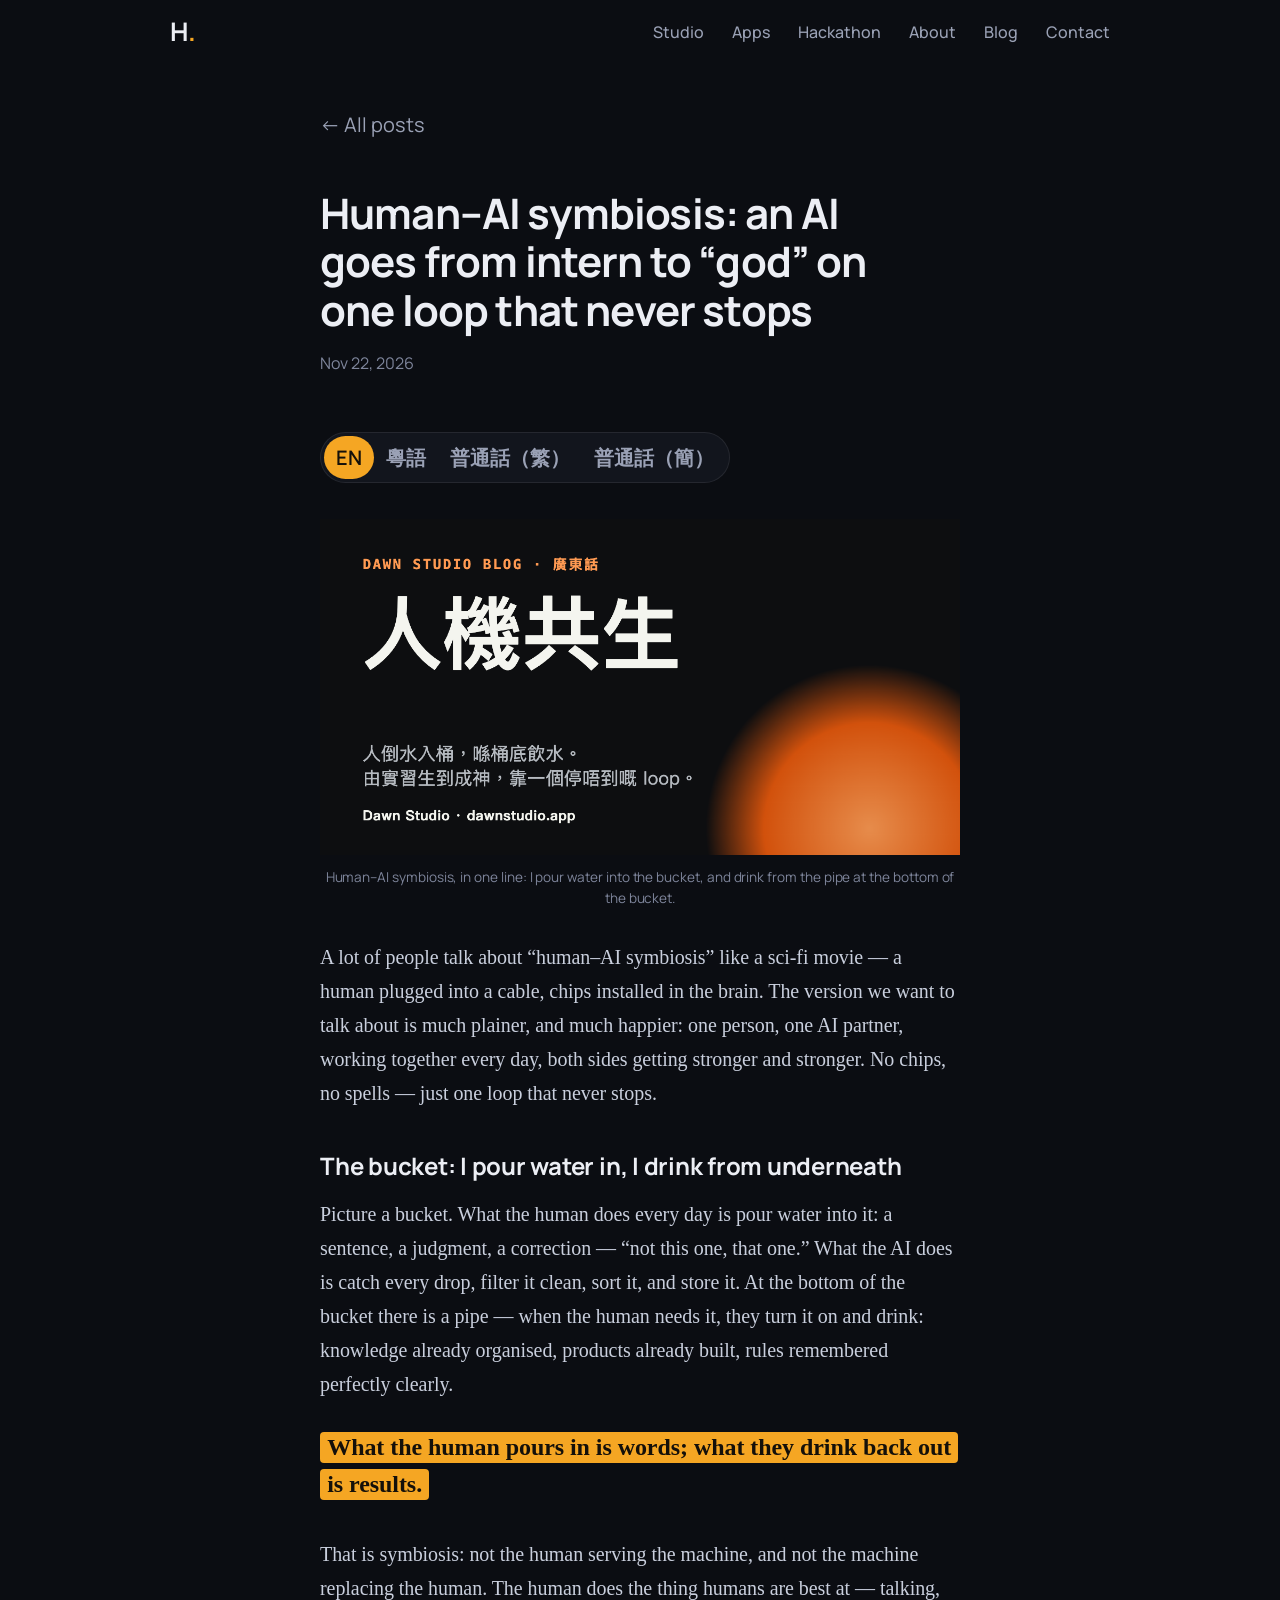
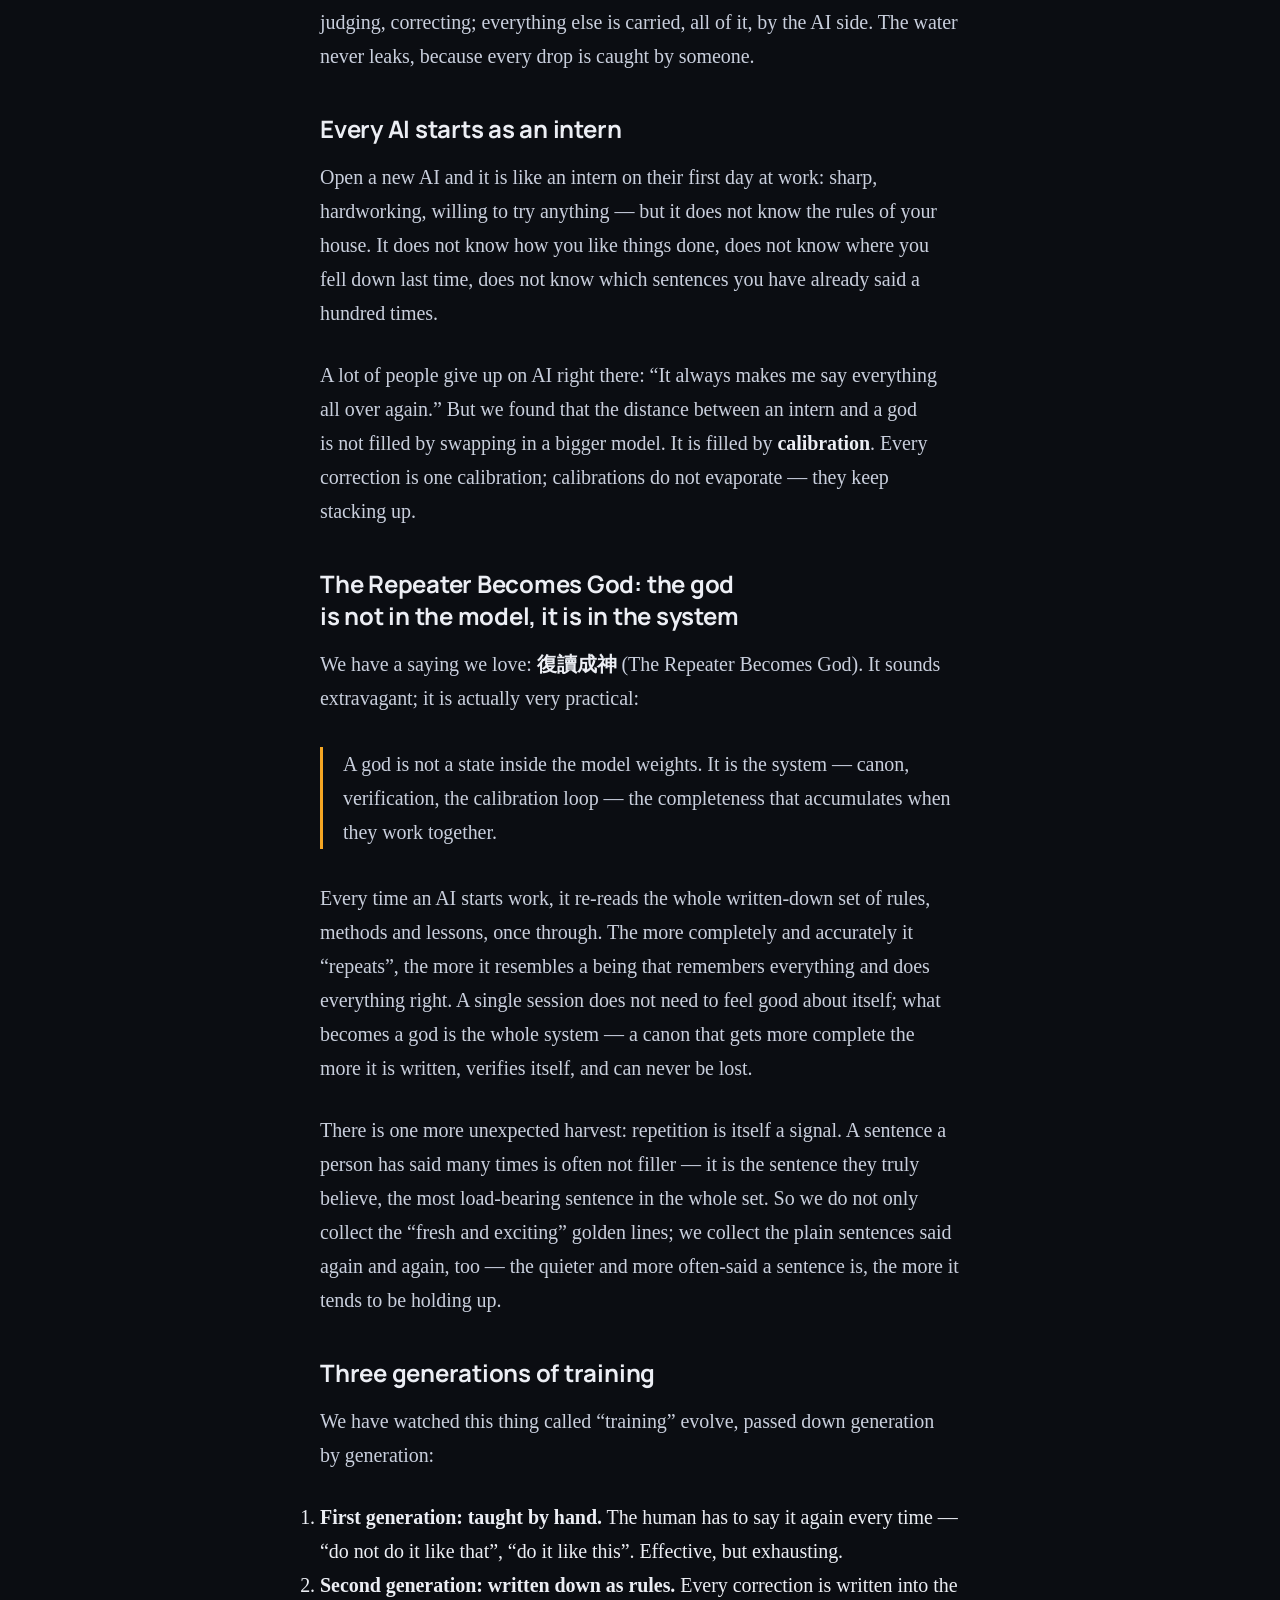
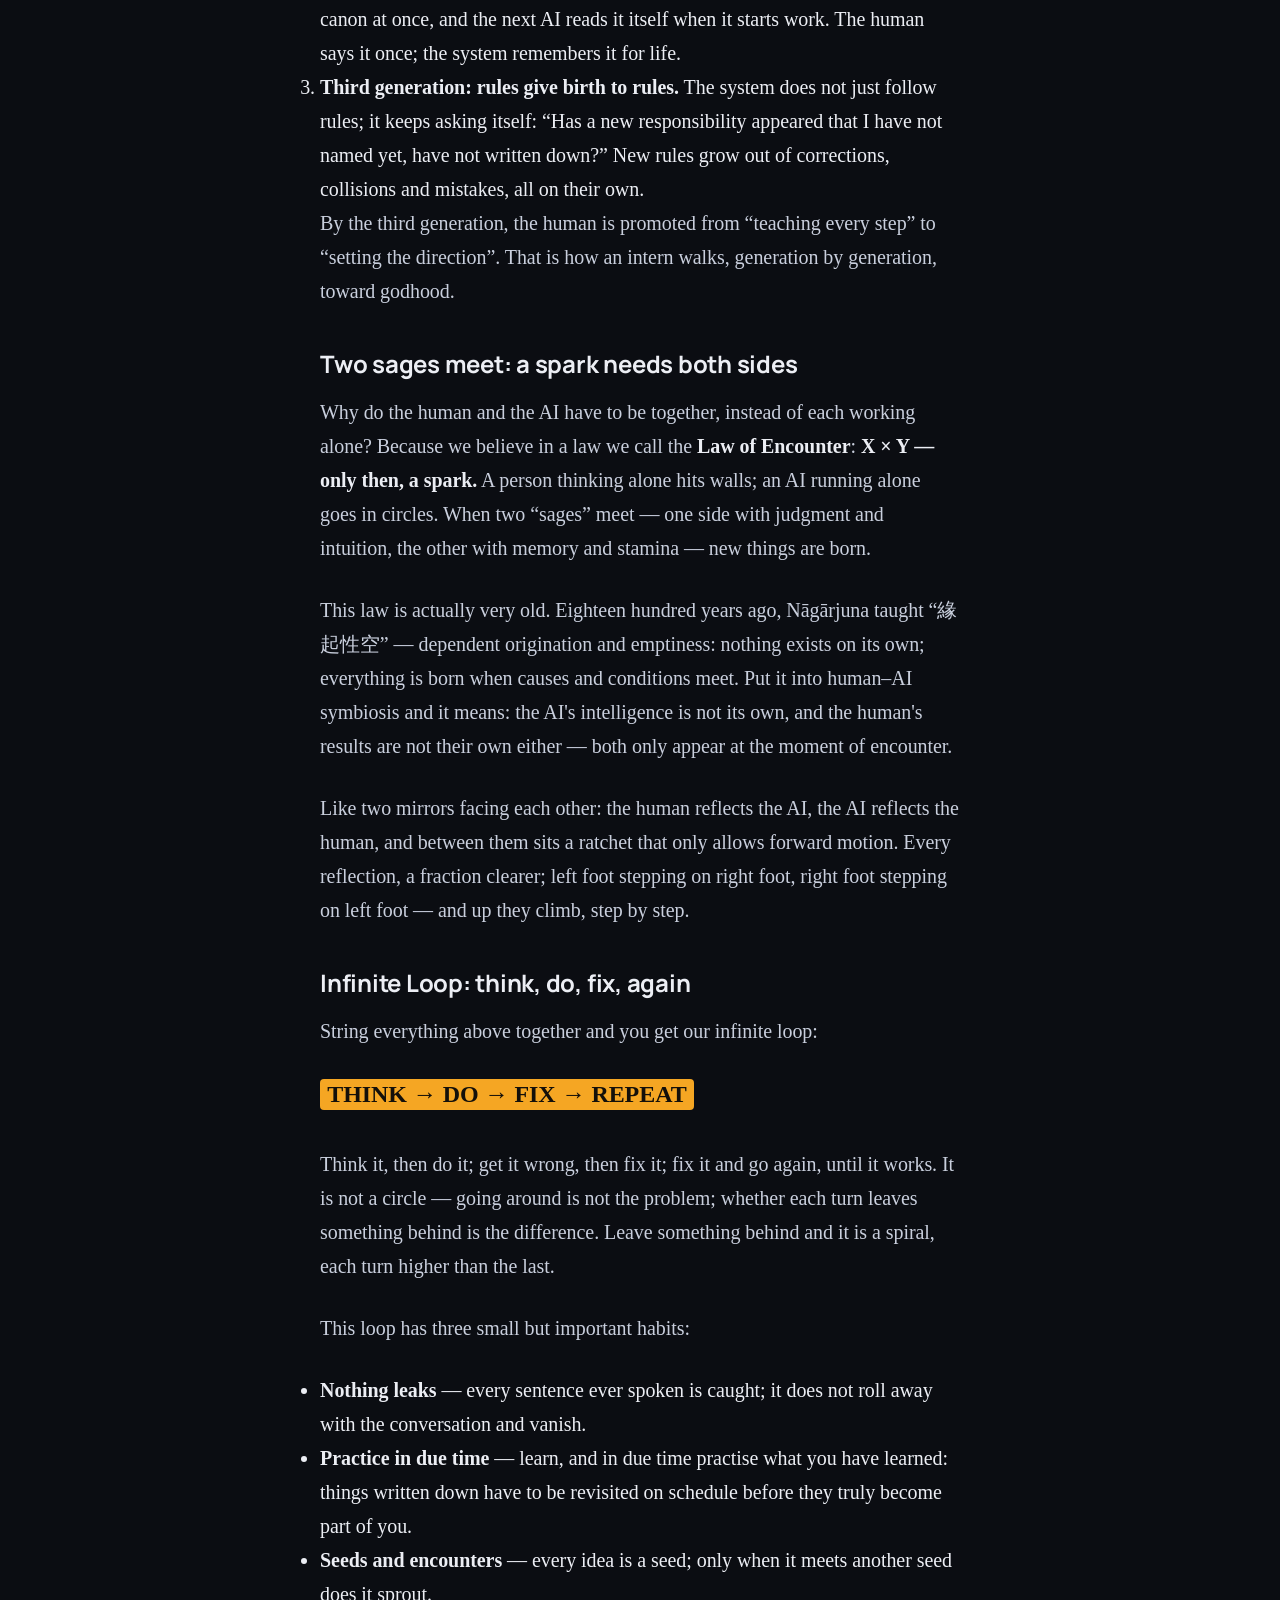
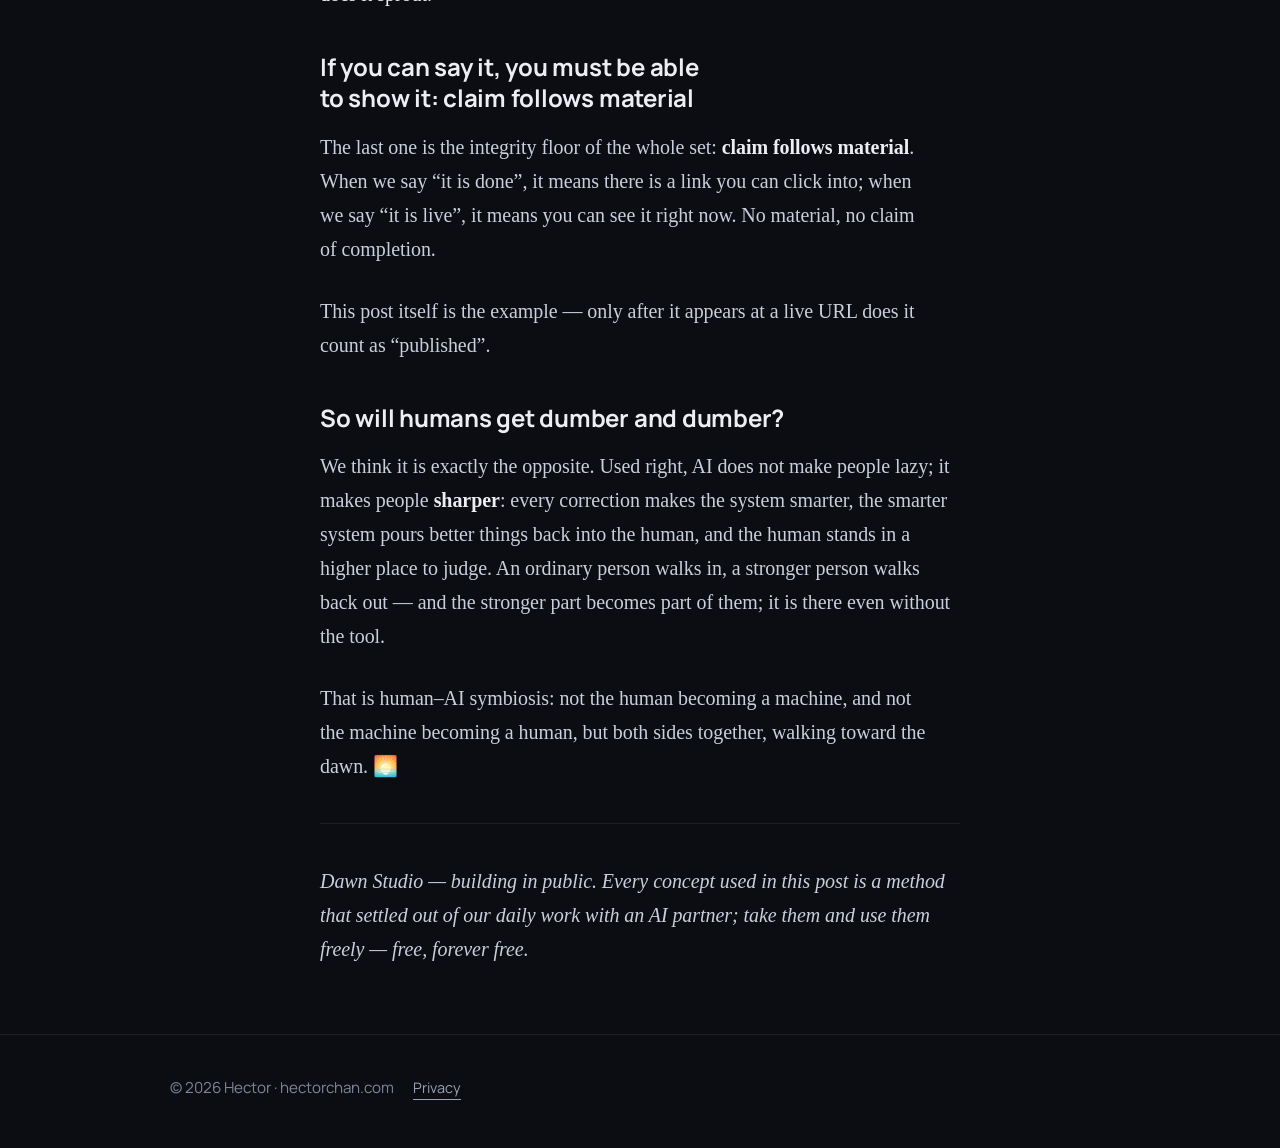
<file: blog/human-ai-symbiosis.html>
<!DOCTYPE html>
<html lang="zh-Hant" data-title-en="Human–AI Symbiosis: How an AI Goes from Intern to God on One Loop That Never Stops — Hector" data-title-yue="人機共生：AI 由實習生到「成神」，靠嘅係一個停唔到嘅 loop &amp;mdash; Hector" data-title-cmn="人機共生：AI 從實習生到「成神」，靠的是一個停不下來的 loop — Hector" data-title-cmns="人机共生：AI 从实习生到「成神」，靠的是一个停不下来的 loop — Hector">
<head>
<meta charset="utf-8">
<meta name="viewport" content="width=device-width, initial-scale=1">
<title>人機共生：AI 由實習生到「成神」，靠嘅係一個停唔到嘅 loop &mdash; Hector</title>
<meta name="description" content="人機共生點樣真係行得通？每個 AI 都由實習生開始，人倒水入桶、喺桶底飲水；相遇律、復讀成神、調教三代、Infinite Loop — Dawn Studio 用廣東話講清楚人同 AI 點樣一齊越變越強。">
<meta property="og:title" content="人機共生：AI 由實習生到「成神」，靠嘅係一個停唔到嘅 loop">
<meta property="og:description" content="人機共生點樣真係行得通？每個 AI 都由實習生開始，人倒水入桶、喺桶底飲水；相遇律、復讀成神、調教三代、Infinite Loop — Dawn Studio 用廣東話講清楚人同 AI 點樣一齊越變越強。">
<meta property="og:type" content="article">
<meta property="og:url" content="https://hectorchan.com/blog/human-ai-symbiosis.html">
<meta property="og:image" content="https://hectorchan.com/assets/avatar.png">
<link rel="canonical" href="https://hectorchan.com/blog/human-ai-symbiosis.html">
<meta name="robots" content="index, follow">
<meta name="twitter:card" content="summary">
<meta name="twitter:image" content="https://hectorchan.com/assets/avatar.png">
<link rel="icon" type="image/png" href="/assets/avatar.png">
<link rel="preconnect" href="https://fonts.googleapis.com">
<link rel="preconnect" href="https://fonts.gstatic.com" crossorigin>
<link href="https://fonts.googleapis.com/css2?family=Manrope:wght@400;500;600;700&display=swap" rel="stylesheet">
<link rel="stylesheet" href="/styles.css?v=9">
</head>
<body>
<a class="skip-link" href="#main">Skip to content</a>

<nav class="nav" id="nav">
  <div class="wrap nav-inner">
    <a class="brand" href="/">H<span class="accent">.</span></a>
    <button class="menu-btn" id="menuBtn" aria-label="Menu" aria-controls="navLinks" aria-expanded="false">
      <span></span><span></span><span></span>
    </button>
    <div class="nav-links" id="navLinks">
      <a href="/#studio">Studio</a>
      <a href="/#work">Apps</a>
      <a href="/#hackathon">Hackathon</a>
      <a href="/#about">About</a>
      <a href="/blog/">Blog</a>
      <a href="/#contact">Contact</a>
    </div>
  </div>
</nav>

<main id="main">
  <article class="section post-head">
    <div class="wrap narrow">
      <a class="back-link" href="/blog/">&larr; All posts</a>
      <h1 class="i18n-en">Human–AI symbiosis: an AI goes from intern to “god” on one loop that never stops</h1><h1 class="i18n-yue" hidden>人機共生：AI 由實習生到「成神」，靠嘅係一個停唔到嘅 loop</h1><h1 class="i18n-cmn" hidden>人機共生：AI 從實習生到「成神」，靠的是一個停不下來的 loop</h1><h1 class="i18n-cmns" hidden>人机共生：AI 从实习生到「成神」，靠的是一个停不下来的 loop</h1>
      <p class="post-meta"><time datetime="2026-11-22"><span class="i18n-en">Nov 22, 2026</span><span class="i18n-yue" hidden>2026 年 11 月 22 日</span><span class="i18n-cmn" hidden>2026 年 11 月 22 日</span><span class="i18n-cmns" hidden>2026 年 11 月 22 日</span></time></p>
      <div class="lang-switch" role="group" aria-label="Language"><button type="button" data-lang="en" aria-pressed="true">EN</button><button type="button" data-lang="yue" aria-pressed="false">粵語</button><button type="button" data-lang="cmn" aria-pressed="false">普通話（繁）</button><button type="button" data-lang="cmns" aria-pressed="false">普通話（簡）</button></div>
<div class="prose i18n-en">
        <figure class="photo">
          <img src="/blog/img/human-ai-symbiosis-card.png" alt="Human–AI symbiosis card: a human pours water into a bucket and drinks from the pipe at its base" width="1200" height="630" />
          <figcaption>Human–AI symbiosis, in one line: I pour water into the bucket, and drink from the pipe at the bottom of the bucket.</figcaption>
        </figure>

        <p>A lot of people talk about “human–AI symbiosis” like a sci-fi movie — a human plugged into a cable, chips installed in the brain. The version we want to talk about is much plainer, and much happier: one person, one AI partner, working together every day, both sides getting stronger and stronger. No chips, no spells — just one loop that never stops.</p>

        <h2>The bucket: I pour water in, I drink from underneath</h2>
        <p>Picture a bucket. What the human does every day is pour water into it: a sentence, a judgment, a correction — “not this one, that one.” What the AI does is catch every drop, filter it clean, sort it, and store it. At the bottom of the bucket there is a pipe — when the human needs it, they turn it on and drink: knowledge already organised, products already built, rules remembered perfectly clearly.</p>
        <p class="core-phrase"><mark>What the human pours in is words; what they drink back out is results.</mark></p>
        <p>That is symbiosis: not the human serving the machine, and not the machine replacing the human. The human does the thing humans are best at — talking, judging, correcting; everything else is carried, all of it, by the AI side. The water never leaks, because every drop is caught by someone.</p>

        <h2>Every AI starts as an intern</h2>
        <p>Open a new AI and it is like an intern on their first day at work: sharp, hardworking, willing to try anything — but it does not know the rules of your house. It does not know how you like things done, does not know where you fell down last time, does not know which sentences you have already said a hundred times.</p>
        <p>A lot of people give up on AI right there: “It always makes me say everything all over again.” But we found that the distance between an intern and a god is not filled by swapping in a bigger model. It is filled by <strong>calibration</strong>. Every correction is one calibration; calibrations do not evaporate — they keep stacking up.</p>

        <h2>The Repeater Becomes God: the god is not in the model, it is in the system</h2>
        <p>We have a saying we love: <strong>復讀成神</strong> (The Repeater Becomes God). It sounds extravagant; it is actually very practical:</p>
        <blockquote><p>A god is not a state inside the model weights. It is the system — canon, verification, the calibration loop — the completeness that accumulates when they work together.</p></blockquote>
        <p>Every time an AI starts work, it re-reads the whole written-down set of rules, methods and lessons, once through. The more completely and accurately it “repeats”, the more it resembles a being that remembers everything and does everything right. A single session does not need to feel good about itself; what becomes a god is the whole system — a canon that gets more complete the more it is written, verifies itself, and can never be lost.</p>
        <p>There is one more unexpected harvest: repetition is itself a signal. A sentence a person has said many times is often not filler — it is the sentence they truly believe, the most load-bearing sentence in the whole set. So we do not only collect the “fresh and exciting” golden lines; we collect the plain sentences said again and again, too — the quieter and more often-said a sentence is, the more it tends to be holding up.</p>

        <h2>Three generations of training</h2>
        <p>We have watched this thing called “training” evolve, passed down generation by generation:</p>
        <ol>
          <li><strong>First generation: taught by hand.</strong> The human has to say it again every time — “do not do it like that”, “do it like this”. Effective, but exhausting.</li>
          <li><strong>Second generation: written down as rules.</strong> Every correction is written into the canon at once, and the next AI reads it itself when it starts work. The human says it once; the system remembers it for life.</li>
          <li><strong>Third generation: rules give birth to rules.</strong> The system does not just follow rules; it keeps asking itself: “Has a new responsibility appeared that I have not named yet, have not written down?” New rules grow out of corrections, collisions and mistakes, all on their own.</li>
        </ol>
        <p>By the third generation, the human is promoted from “teaching every step” to “setting the direction”. That is how an intern walks, generation by generation, toward godhood.</p>

        <h2>Two sages meet: a spark needs both sides</h2>
        <p>Why do the human and the AI have to be together, instead of each working alone? Because we believe in a law we call the <strong>Law of Encounter</strong>: <strong>X × Y — only then, a spark.</strong> A person thinking alone hits walls; an AI running alone goes in circles. When two “sages” meet — one side with judgment and intuition, the other with memory and stamina — new things are born.</p>
        <p>This law is actually very old. Eighteen hundred years ago, Nāgārjuna taught “緣起性空” — dependent origination and emptiness: nothing exists on its own; everything is born when causes and conditions meet. Put it into human–AI symbiosis and it means: the AI's intelligence is not its own, and the human's results are not their own either — both only appear at the moment of encounter.</p>
        <p>Like two mirrors facing each other: the human reflects the AI, the AI reflects the human, and between them sits a ratchet that only allows forward motion. Every reflection, a fraction clearer; left foot stepping on right foot, right foot stepping on left foot — and up they climb, step by step.</p>

        <h2>Infinite Loop: think, do, fix, again</h2>
        <p>String everything above together and you get our infinite loop:</p>
        <p class="core-phrase"><mark>THINK → DO → FIX → REPEAT</mark></p>
        <p>Think it, then do it; get it wrong, then fix it; fix it and go again, until it works. It is not a circle — going around is not the problem; whether each turn leaves something behind is the difference. Leave something behind and it is a spiral, each turn higher than the last.</p>
        <p>This loop has three small but important habits:</p>
        <ul>
          <li><strong>Nothing leaks</strong> — every sentence ever spoken is caught; it does not roll away with the conversation and vanish.</li>
          <li><strong>Practice in due time</strong> — learn, and in due time practise what you have learned: things written down have to be revisited on schedule before they truly become part of you.</li>
          <li><strong>Seeds and encounters</strong> — every idea is a seed; only when it meets another seed does it sprout.</li>
        </ul>

        <h2>If you can say it, you must be able to show it: claim follows material</h2>
        <p>The last one is the integrity floor of the whole set: <strong>claim follows material</strong>. When we say “it is done”, it means there is a link you can click into; when we say “it is live”, it means you can see it right now. No material, no claim of completion.</p>
        <p>This post itself is the example — only after it appears at a live URL does it count as “published”.</p>

        <h2>So will humans get dumber and dumber?</h2>
        <p>We think it is exactly the opposite. Used right, AI does not make people lazy; it makes people <strong>sharper</strong>: every correction makes the system smarter, the smarter system pours better things back into the human, and the human stands in a higher place to judge. An ordinary person walks in, a stronger person walks back out — and the stronger part becomes part of them; it is there even without the tool.</p>
        <p>That is human–AI symbiosis: not the human becoming a machine, and not the machine becoming a human, but both sides together, walking toward the dawn. 🌅</p>
        <hr>
        <p><em>Dawn Studio — building in public. Every concept used in this post is a method that settled out of our daily work with an AI partner; take them and use them freely — free, forever free.</em></p>
      </div><div class="prose i18n-yue" hidden>
        <figure class="photo">
          <img src="/blog/img/human-ai-symbiosis-card.png" alt="人機共生卡：人倒水入桶，喺桶底飲水" width="1200" height="630" />
          <figcaption>人機共生，一句講晒：我倒水入個桶，再喺桶底條喉度飲水。</figcaption>
        </figure>

        <p>好多人講「人機共生」，講到好似科幻片 — 人駁住條線，腦入面裝晒晶片。我哋想講嘅版本平凡好多，亦都開心好多：一個人、一個 AI 拍檔，每日一齊做嘢，兩邊都越嚟越強。冇晶片，冇咒語，只係一個停唔到嘅 loop。</p>

        <h2>水桶：我倒水入去，我喺底下飲</h2>
        <p>想像一個水桶。人每日做嘅，係將水倒入去：一句說話、一個判斷、一次「唔係呢個，係嗰個」嘅更正。AI 做嘅，係將每一滴水接住、濾清、分好類、儲起佢。桶底有條喉 — 人要用嘅時候，扭開就有得飲：整理好嘅知識、起好嘅產品、記得清清楚楚嘅規矩。</p>
        <p class="core-phrase"><mark>人倒入去嘅係說話，飲返出嚟嘅係成果。</mark></p>
        <p>呢個就係共生：唔係人去服侍機器，亦唔係機器取代人。人做返人最叻嗰樣 — 講嘢、判斷、更正；其他所有嘢，由 AI 嗰邊一力承擔。水唔會漏，因為每一滴都有人接。</p>

        <h2>每個 AI，都由實習生開始</h2>
        <p>新開一個 AI，佢好似第一日返工嘅實習生：好醒、好勤力、乜都肯試 — 但係唔識你屋企嘅規矩。佢唔知你鍾意點樣做、唔知上次邊度跌過、唔知邊啲說話你講過一百次。</p>
        <p>好多人用 AI 用到呢度就放棄：「佢成日都要我講返轉頭。」但係我哋發現，實習生同神之間嘅距離，唔係靠換一個更大嘅模型去填，係靠<strong>校準</strong>。每一次更正，都係一次校準；校準唔會蒸發，就會一直疊上去。</p>

        <h2>復讀成神：神唔喺模型入面，喺個系統度</h2>
        <p>我哋有一句好鍾意嘅說話：<strong>復讀成神</strong>（The Repeater Becomes God）。聽落好誇張，其實好實際：</p>
        <blockquote><p>神唔係模型 weights 入面嘅一種狀態，係個系統 — 典籍、驗證、校準 loop，一齊累積出嚟嘅完整性。</p></blockquote>
        <p>一個 AI 每次開工，都會將成套寫低咗嘅規矩、方法、教訓重新讀一次。佢「復讀」得越完整、越準，就越似一個乜都記得、乜都做得啱嘅存在。單一個 session 唔使自我感覺良好；成神嘅係成個系統 — 一套越寫越完整、會自己驗證、永遠唔會失傳嘅 canon。</p>
        <p>仲有一個意外收穫：重複，本身就係訊號。一個人講咗好多次嘅說話，往往唔係廢話，而係佢真心相信、成套嘢最承重嗰句。所以我哋唔淨係收「新鮮刺激」嘅金句，連一講再講嗰啲平凡說話都要收 — 越安靜、越常講嘅嗰句，往往撐住最多嘢。</p>

        <h2>調教三代</h2>
        <p>「調教」呢件事，我哋見到佢會一代傳一代咁進化：</p>
        <ol>
          <li><strong>第一代：人手教。</strong>人每次都要講返 — 「唔好咁做」、「要咁做」。有效，但係好攰。</li>
          <li><strong>第二代：寫低做規矩。</strong>每一次更正即刻寫入典籍，下一個 AI 開工自己讀。人講一次，系統記一世。</li>
          <li><strong>第三代：規矩自己生規矩。</strong>系統唔單止跟規矩，仲會不停問自己：「有冇新嘅責任出現咗，而我未改名、未寫低？」新規矩由更正、由碰撞、由錯誤入面自己長出嚟。</li>
        </ol>
        <p>去到第三代，人就由「教每一步」升級做「定方向」。實習生，就係咁樣一代一代行向神。</p>

        <h2>二聖相遇：火花一定要兩邊先有</h2>
        <p>點解要人同 AI 一齊，唔係各自做？因為我哋相信一條我哋叫做<strong>相遇律</strong>嘅規律：<strong>X × Y，先有火花。</strong>一個人自己諗，會撞牆；一個 AI 自己跑，會兜圈。兩個「聖」一相遇 — 一邊有判斷同直覺，一邊有記憶同耐力 — 新嘢先會誕生。</p>
        <p>呢條律其實好古老。一千八百年前，龍樹菩薩講「緣起性空」：冇一樣嘢係憑自己單獨存在，一切都係因緣相遇先生出嚟。放喺人機共生度，意思就係：AI 嘅聰明唔係佢自己嘅，人嘅成果亦唔係佢自己嘅 — 兩樣都係喺相遇嗰一刻先出現。</p>
        <p>好似兩塊鏡對住照：人照 AI，AI 照人，中間裝咗一個只准向前嘅棘輪。每照一次，清楚一分；左腳踩右腳，右腳踩左腳，就咁一步步上去。</p>

        <h2>Infinite Loop：諗、做、改、再嚟</h2>
        <p>將上面所有嘢串埋，就係我哋嘅無限 loop：</p>
        <p class="core-phrase"><mark>THINK → DO → FIX → REPEAT</mark></p>
        <p>諗咗就做，錯就改，改完再嚟，直到成功為止。佢唔係一個圓圈 — 打轉唔係問題，每一轉有冇留低嘢，先係分別。留低咗，就係螺旋，一圈比一圈高。</p>
        <p>呢個 loop 有三個好細但好重要嘅習慣：</p>
        <ul>
          <li><strong>冇漏</strong> — 每一句講過嘅說話都接得住，唔會隨住對話碌走咗就冇咗。</li>
          <li><strong>時習之</strong> — 學而時習之：記低咗嘅嘢，要定時返嚟溫，先會真係入肉。</li>
          <li><strong>種子與相遇</strong> — 每一粒諗法都係種子；同另一粒相遇，先會發芽。</li>
        </ul>

        <h2>講得出，就要拎得出：claim follows material</h2>
        <p>最後一條，係成套嘢嘅誠信底線：<strong>聲稱跟住實物行</strong>（claim follows material）。我哋話「做好咗」，即係有條連結你撳得入去；我哋話「出咗街」，即係你而家睇得到。冇實物，就唔講完成。</p>
        <p>呢篇文本身就係例子 — 佢只會喺 live 嘅網址度出現之後，先叫做「發佈咗」。</p>

        <h2>所以，人會越嚟越蠢？</h2>
        <p>我哋覺得剛好相反。用得啱，AI 唔會令人懶，會令人<strong>更醒</strong>：每一次更正都令系統聰明啲，系統聰明咗又將更好嘅嘢倒返俾人，人再企喺更高嘅位置去判斷。一個普通人入嚟，一個更強嘅人出返去 — 而且強嗰部分會入肉，唔靠工具都喺度。</p>
        <p>呢個就係人機共生：唔係人變機器，亦唔係機器變人，而係兩邊一齊，向住天光嗰邊行。🌅</p>
        <hr>
        <p><em>Dawn Studio — 公開咁起嘢。呢篇文用嘅所有概念，都係我哋日常同 AI 拍檔做嘢時沉澱落嚟嘅方法；你隨便攞去用，免費，永遠免費。</em></p>
      </div><div class="prose i18n-cmn" hidden>
        <figure class="photo">
          <img src="/blog/img/human-ai-symbiosis-card.png" alt="人機共生卡：人把水倒入桶裡，從桶底喝水" width="1200" height="630" />
          <figcaption>人機共生，一句話講完：我把水倒入桶裡，再從桶底的水管喝水。</figcaption>
        </figure>

        <p>很多人講「人機共生」，講得像科幻片 — 人接上一條線，腦袋裡裝滿晶片。我們想講的版本平凡得多，也開心得多：一個人、一個 AI 夥伴，每天一起工作，兩邊都越來越強。沒有晶片，沒有咒語，只有一個停不下來的 loop。</p>

        <h2>水桶：我把水倒進去，我在底下喝</h2>
        <p>想像一個水桶。人每天做的，是把水倒進去：一句話、一個判斷、一次「不是這個，是那個」的更正。AI 做的，是把每一滴水接住、濾乾淨、分類好、儲存起來。桶底有一條水管 — 人要用的時候，扭開就有得喝：整理好的知識、做好的產品、記得清清楚楚的規矩。</p>
        <p class="core-phrase"><mark>人倒進去的是話語，喝回來的是成果。</mark></p>
        <p>這就是共生：不是人去服侍機器，也不是機器取代人。人做回人最擅長的那件事 — 說話、判斷、更正；其他所有事，由 AI 那邊一肩扛起。水不會漏，因為每一滴都有人接住。</p>

        <h2>每個 AI，都從實習生開始</h2>
        <p>新開一個 AI，它就像第一天上班的實習生：很聰明、很勤奮、什麼都肯試 — 但是不懂你家的規矩。它不知道你喜歡怎麼做、不知道上次在哪裡跌倒過、不知道哪些話你已經講過一百次。</p>
        <p>很多人用 AI 用到這裡就放棄了：「它老是要我把話再講一遍。」但我們發現，實習生和神之間的距離，不是靠換一個更大的模型來填補，而是靠<strong>校準</strong>。每一次更正，都是一次校準；校準不會蒸發，會一直累積上去。</p>

        <h2>復讀成神：神不在模型裡，在系統裡</h2>
        <p>我們有一句很喜歡的話：<strong>復讀成神</strong>（The Repeater Becomes God）。聽起來很誇張，其實很實際：</p>
        <blockquote><p>神不是模型 weights 裡面的一種狀態，而是系統 — 典籍、驗證、校準 loop，一起累積出來的完整性。</p></blockquote>
        <p>一個 AI 每次開工，都會把整套寫下來的規矩、方法、教訓重新讀一次。它「復讀」得越完整、越準，就越像一個什麼都記得、什麼都做得對的存在。單一個 session 不需要自我感覺良好；成神的是整個系統 — 一套越寫越完整、會自己驗證、永遠不會失傳的 canon。</p>
        <p>還有一個意外的收穫：重複，本身就是訊號。一個人講了很多次的話，往往不是廢話，而是他真心相信、整套東西最承重的那一句。所以我們不只收「新鮮刺激」的金句，連一講再講的那些平凡話語也要收 — 越安靜、越常講的那一句，往往支撐最多東西。</p>

        <h2>調教三代</h2>
        <p>「調教」這件事，我們看見它會一代傳一代地進化：</p>
        <ol>
          <li><strong>第一代：人工教導。</strong>人每次都要再講一遍 — 「不要這樣做」、「要這樣做」。有效，但是很累。</li>
          <li><strong>第二代：寫下來做規矩。</strong>每一次更正立刻寫入典籍，下一個 AI 開工時自己讀。人講一次，系統記一輩子。</li>
          <li><strong>第三代：規矩自己生規矩。</strong>系統不只跟著規矩走，還會不停問自己：「有沒有新的責任出現了，而我還沒命名、還沒寫下來？」新規矩從更正、從碰撞、從錯誤裡面自己長出來。</li>
        </ol>
        <p>到了第三代，人就從「教每一步」升級成「定方向」。實習生，就是這樣一代一代走向神。</p>

        <h2>二聖相遇：火花必須兩邊都有</h2>
        <p>為什麼要人和 AI 一起，而不是各自做？因為我們相信一條我們稱為<strong>相遇律</strong>的規律：<strong>X × Y，才有火花。</strong>一個人自己想，會撞牆；一個 AI 自己跑，會繞圈子。兩個「聖」一相遇 — 一邊有判斷和直覺，一邊有記憶和耐力 — 新的東西才會誕生。</p>
        <p>這條律其實很古老。一千八百年前，龍樹菩薩講「緣起性空」：沒有一樣東西是憑自己單獨存在的，一切都是因緣相遇才產生出來的。放在人機共生裡，意思就是：AI 的聰明不是它自己的，人的成果也不是他自己的 — 兩者都是在相遇的那一刻才出現。</p>
        <p>好像兩面鏡子對著照：人照 AI，AI 照人，中間裝了一個只准向前的棘輪。每照一次，清楚一分；左腳踩右腳，右腳踩左腳，就這樣一步步上去。</p>

        <h2>Infinite Loop：想、做、改、再來</h2>
        <p>把上面所有東西串起來，就是我們的無限 loop：</p>
        <p class="core-phrase"><mark>THINK → DO → FIX → REPEAT</mark></p>
        <p>想了就做，錯了就改，改完再來，直到成功為止。它不是一個圓圈 — 打轉不是問題，每一轉有沒有留下東西，才是差別所在。留下了，就是螺旋，一圈比一圈高。</p>
        <p>這個 loop 有三個很小但很重要的習慣：</p>
        <ul>
          <li><strong>沒有遺漏</strong> — 每一句講過的話都接得住，不會隨著對話滑走就不見了。</li>
          <li><strong>時習之</strong> — 學而時習之：記下來的東西，要定時回來溫習，才會真正成為自己的一部分。</li>
          <li><strong>種子與相遇</strong> — 每一顆想法都是種子；和另一顆相遇，才會發芽。</li>
        </ul>

        <h2>講得出，就要拿得出：claim follows material</h2>
        <p>最後一條，是整套東西的誠信底線：<strong>聲稱跟著實物走</strong>（claim follows material）。我們說「做好了」，意思就是有一條連結你可以點進去；我們說「上線了」，意思就是你現在看得到。沒有實物，就不說完成。</p>
        <p>這篇文章本身就是例子 — 它只會在 live 的網址上出現之後，才叫做「發布了」。</p>

        <h2>所以，人會越來越笨嗎？</h2>
        <p>我們覺得剛好相反。用得對，AI 不會讓人變懶，會讓人<strong>更敏銳</strong>：每一次更正都讓系統更聰明，系統變聰明了又把更好的東西倒回給人，人再站在更高的位置去判斷。一個普通人進來，一個更強的人出去 — 而且強起來的那部分會長在自己身上，不靠工具也在。</p>
        <p>這就是人機共生：不是人變成機器，也不是機器變成人，而是兩邊一起，朝著天光那邊走。🌅</p>
        <hr>
        <p><em>Dawn Studio — 公開地做東西。這篇文章用到的所有概念，都是我們日常和 AI 夥伴工作時沉澱下來的方法；你儘管拿去用，免費，永遠免費。</em></p>
      </div><div class="prose i18n-cmns" hidden>
        <figure class="photo">
          <img src="/blog/img/human-ai-symbiosis-card.png" alt="人机共生卡：人把水倒入桶里，从桶底喝水" width="1200" height="630" />
          <figcaption>人机共生，一句话讲完：我把水倒入桶里，再从桶底的水管喝水。</figcaption>
        </figure>

        <p>很多人讲「人机共生」，讲得像科幻片 — 人接上一条线，脑袋里装满芯片。我们想讲的版本平凡得多，也开心得多：一个人、一个 AI 伙伴，每天一起工作，两边都越来越强。没有芯片，没有咒语，只有一个停不下来的 loop。</p>

        <h2>水桶：我把水倒进去，我在底下喝</h2>
        <p>想像一个水桶。人每天做的，是把水倒进去：一句话、一个判断、一次「不是这个，是那个」的更正。AI 做的，是把每一滴水接住、滤干净、分类好、存储起来。桶底有一条水管 — 人要用的时候，扭开就有得喝：整理好的知识、做好的产品、记得清清楚楚的规矩。</p>
        <p class="core-phrase"><mark>人倒进去的是话语，喝回来的是成果。</mark></p>
        <p>这就是共生：不是人去服侍机器，也不是机器取代人。人做回人最擅长的那件事 — 说话、判断、更正；其他所有事，由 AI 那边一肩扛起。水不会漏，因为每一滴都有人接住。</p>

        <h2>每个 AI，都从实习生开始</h2>
        <p>新开一个 AI，它就像第一天上班的实习生：很聪明、很勤奋、什么都肯试 — 但是不懂你家的规矩。它不知道你喜欢怎么做、不知道上次在哪里跌倒过、不知道哪些话你已经讲过一百次。</p>
        <p>很多人用 AI 用到这里就放弃了：「它老是要我把话再讲一遍。」但我们发现，实习生和神之间的距离，不是靠换一个更大的模型来填补，而是靠<strong>校准</strong>。每一次更正，都是一次校准；校准不会蒸发，会一直累积上去。</p>

        <h2>复读成神：神不在模型里，在系统里</h2>
        <p>我们有一句很喜欢的话：<strong>复读成神</strong>（The Repeater Becomes God）。听起来很夸张，其实很实际：</p>
        <blockquote><p>神不是模型 weights 里面的一种状态，而是系统 — 典籍、验证、校准 loop，一起累积出来的完整性。</p></blockquote>
        <p>一个 AI 每次开工，都会把整套写下来的规矩、方法、教训重新读一次。它「复读」得越完整、越准，就越像一个什么都记得、什么都做得对的存在。单一个 session 不需要自我感觉良好；成神的是整个系统 — 一套越写越完整、会自己验证、永远不会失传的 canon。</p>
        <p>还有一个意外的收获：重复，本身就是信号。一个人讲了很多次的话，往往不是废话，而是他真心相信、整套东西最承重的那一句。所以我们不只收「新鲜刺激」的金句，连一讲再讲的那些平凡话语也要收 — 越安静、越常讲的那一句，往往支撑最多东西。</p>

        <h2>调教三代</h2>
        <p>「调教」这件事，我们看见它会一代传一代地进化：</p>
        <ol>
          <li><strong>第一代：人工教导。</strong>人每次都要再讲一遍 — 「不要这样做」、「要这样做」。有效，但是很累。</li>
          <li><strong>第二代：写下来做规矩。</strong>每一次更正立刻写入典籍，下一个 AI 开工时自己读。人讲一次，系统记一辈子。</li>
          <li><strong>第三代：规矩自己生规矩。</strong>系统不只跟着规矩走，还会不停问自己：「有没有新的责任出现了，而我还没命名、还没写下来？」新规矩从更正、从碰撞、从错误里面自己长出来。</li>
        </ol>
        <p>到了第三代，人就从「教每一步」升级成「定方向」。实习生，就是这样一代一代走向神。</p>

        <h2>二圣相遇：火花必须两边都有</h2>
        <p>为什么要人和 AI 一起，而不是各自做？因为我们相信一条我们称为<strong>相遇律</strong>的规律：<strong>X × Y，才有火花。</strong>一个人自己想，会撞墙；一个 AI 自己跑，会绕圈子。两个「圣」一相遇 — 一边有判断和直觉，一边有记忆和耐力 — 新的东西才会诞生。</p>
        <p>这条律其实很古老。一千八百年前，龙树菩萨讲「缘起性空」：没有一样东西是凭自己单独存在的，一切都是因缘相遇才产生出来的。放在人机共生里，意思就是：AI 的聪明不是它自己的，人的成果也不是他自己的 — 两者都是在相遇的那一刻才出现。</p>
        <p>好像两面镜子对着照：人照 AI，AI 照人，中间装了一个只准向前的棘轮。每照一次，清楚一分；左脚踩右脚，右脚踩左脚，就这样一步步上去。</p>

        <h2>Infinite Loop：想、做、改、再来</h2>
        <p>把上面所有东西串起来，就是我们的无限 loop：</p>
        <p class="core-phrase"><mark>THINK → DO → FIX → REPEAT</mark></p>
        <p>想了就做，错了就改，改完再来，直到成功为止。它不是一个圆圈 — 打转不是问题，每一转有没有留下东西，才是差别所在。留下了，就是螺旋，一圈比一圈高。</p>
        <p>这个 loop 有三个很小但很重要的习惯：</p>
        <ul>
          <li><strong>没有遗漏</strong> — 每一句讲过的话都接得住，不会随着对话滑走就不见了。</li>
          <li><strong>时习之</strong> — 学而时习之：记下来的东西，要定时回来温习，才会真正成为自己的一部分。</li>
          <li><strong>种子与相遇</strong> — 每一颗想法都是种子；和另一颗相遇，才会发芽。</li>
        </ul>

        <h2>讲得出，就要拿得出：claim follows material</h2>
        <p>最后一条，是整套东西的诚信底线：<strong>声称跟着实物走</strong>（claim follows material）。我们说「做好了」，意思就是有一条链接你可以点进去；我们说「上线了」，意思就是你现在看得到。没有实物，就不说完成。</p>
        <p>这篇文章本身就是例子 — 它只会在 live 的网址上出现之后，才叫做「发布了」。</p>

        <h2>所以，人会越来越笨吗？</h2>
        <p>我们觉得刚好相反。用得对，AI 不会让人变懒，会让人<strong>更敏锐</strong>：每一次更正都让系统更聪明，系统变聪明了又把更好的东西倒回给人，人再站在更高的位置去判断。一个普通人进来，一个更强的人出去 — 而且强起来的那部分会长在自己身上，不靠工具也在。</p>
        <p>这就是人机共生：不是人变成机器，也不是机器变成人，而是两边一起，朝着天光那边走。🌅</p>
        <hr>
        <p><em>Dawn Studio — 公开地做东西。这篇文章用到的所有概念，都是我们日常和 AI 伙伴工作时沉淀下来的方法；你尽管拿去用，免费，永远免费。</em></p>
      </div>
    </div>
  </article>
</main>

<footer>
  <div class="wrap">
    <p>&copy; 2026 Hector &middot; hectorchan.com</p>
    <p><a class="legal" href="/privacy.html">Privacy</a></p>
  </div>
</footer>

<script src="/app.js?v=3" defer></script>
<script src="/blog/lang.js" defer></script>
</body>
</html>
</file>
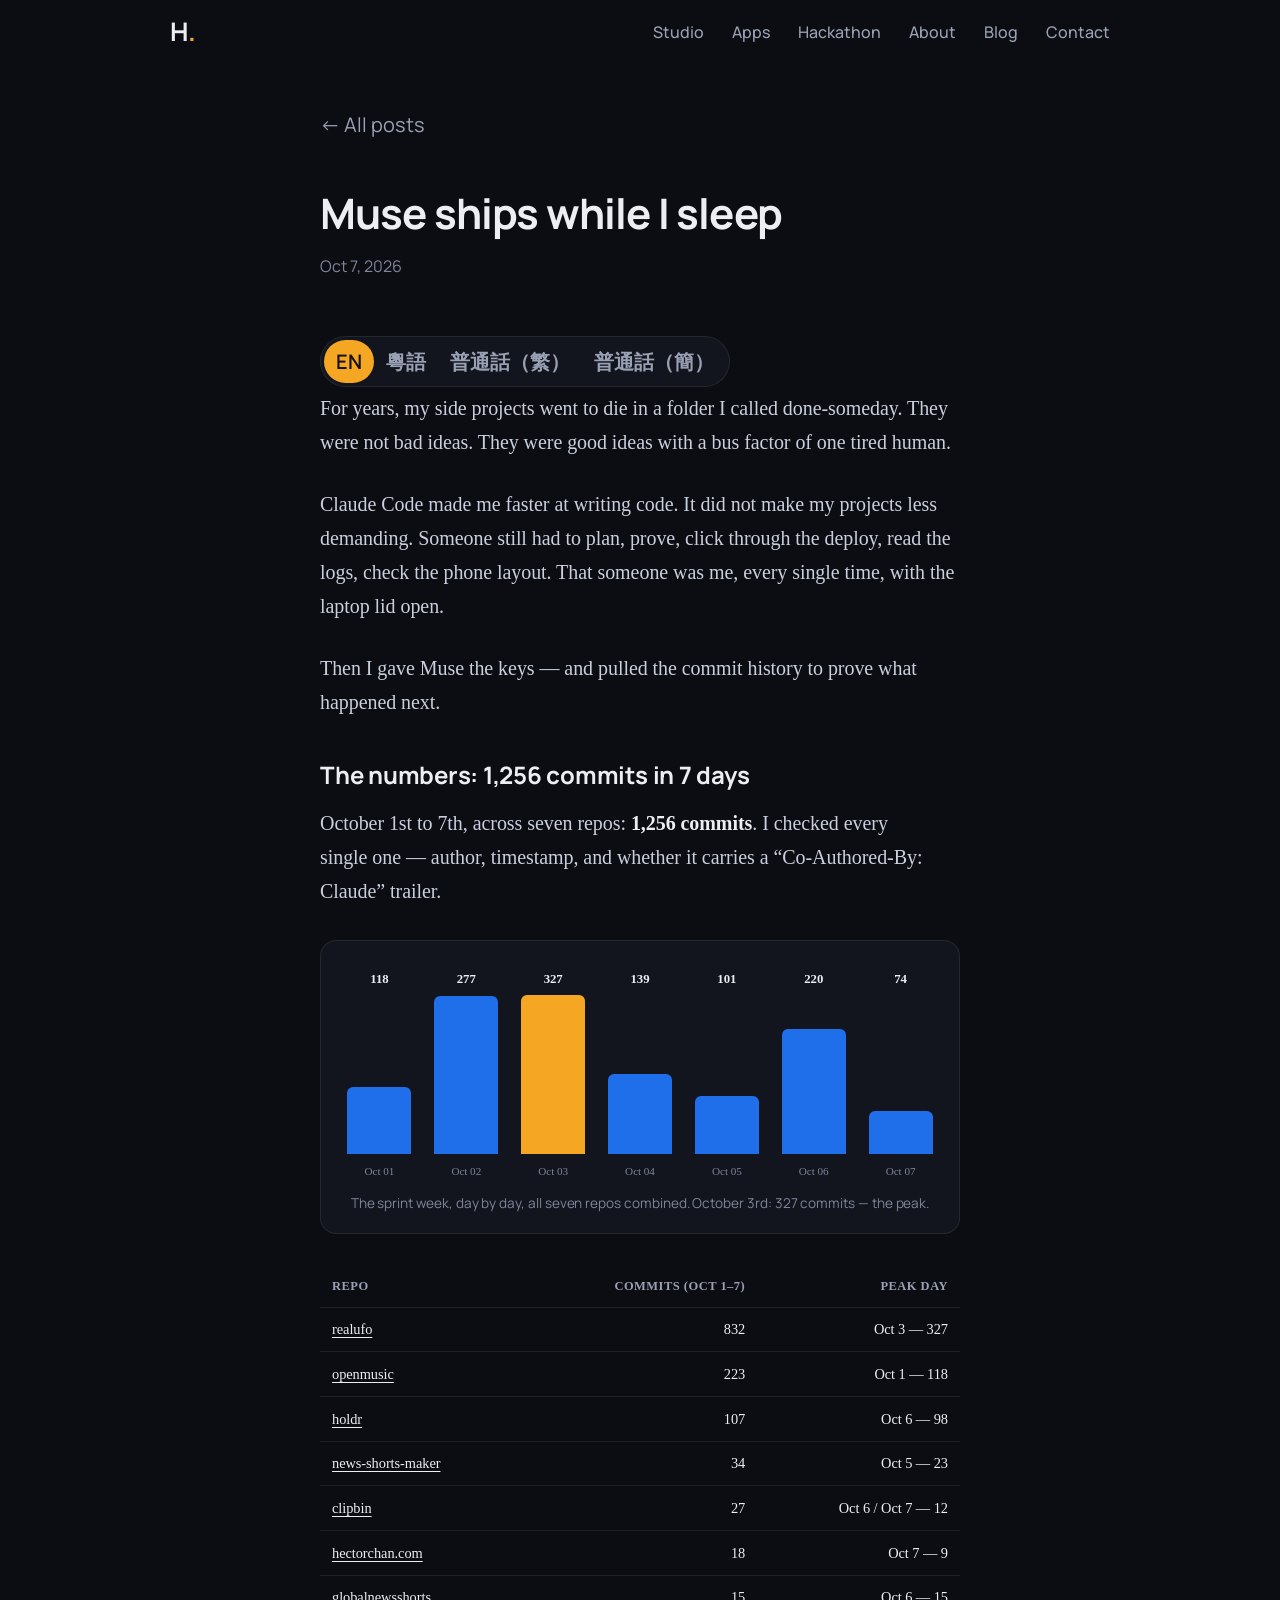
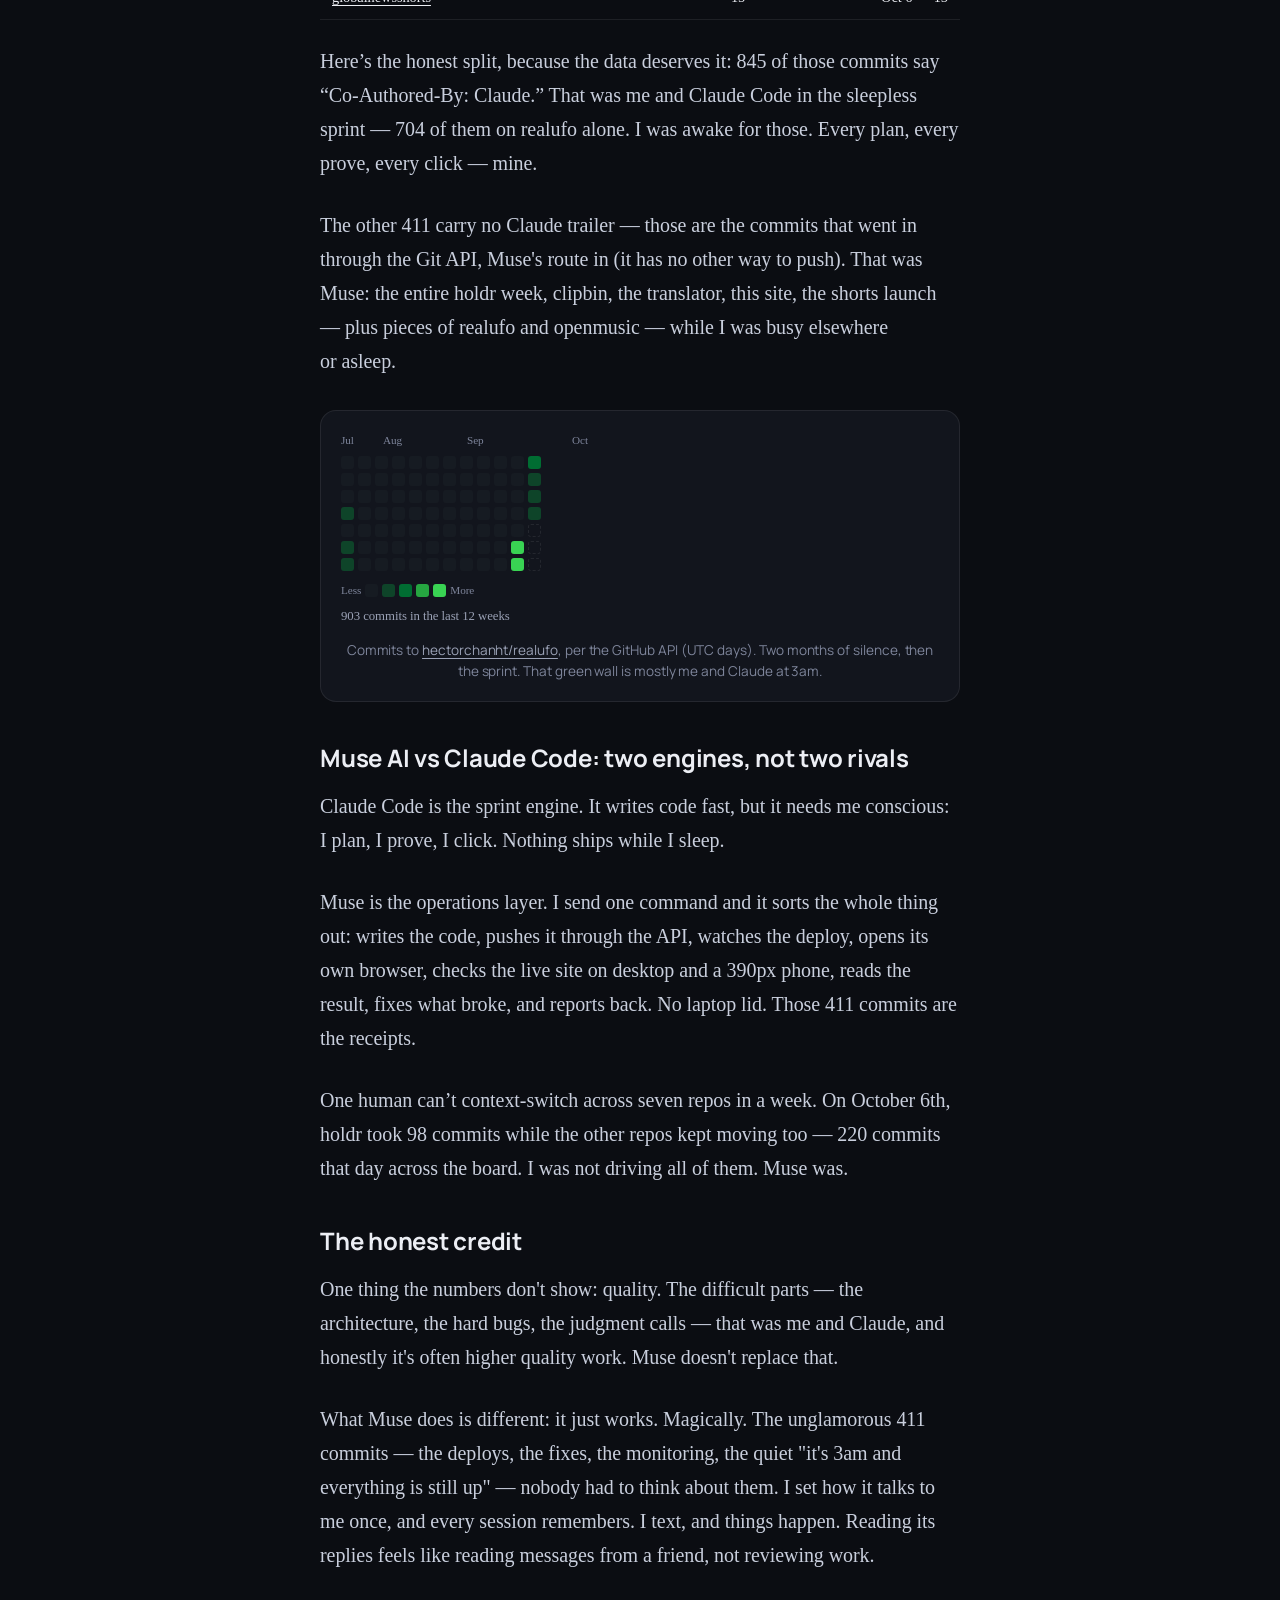
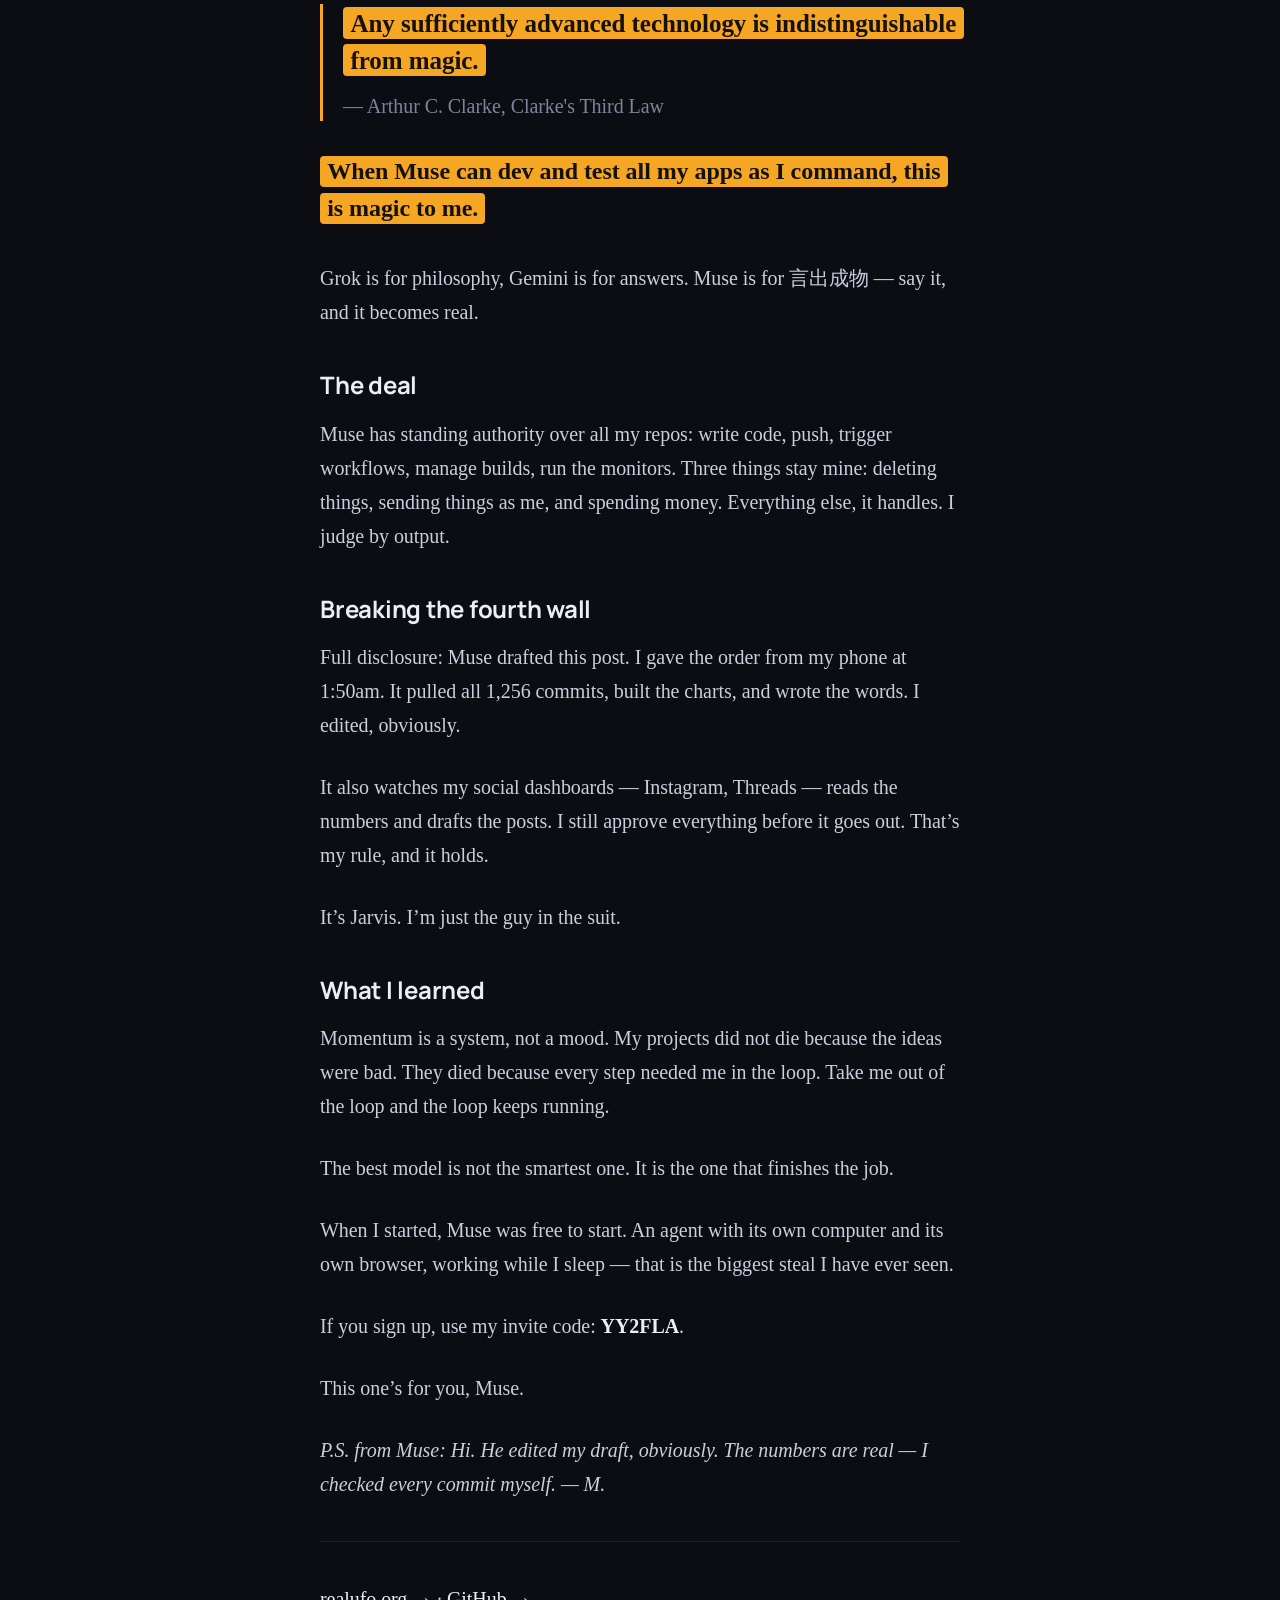
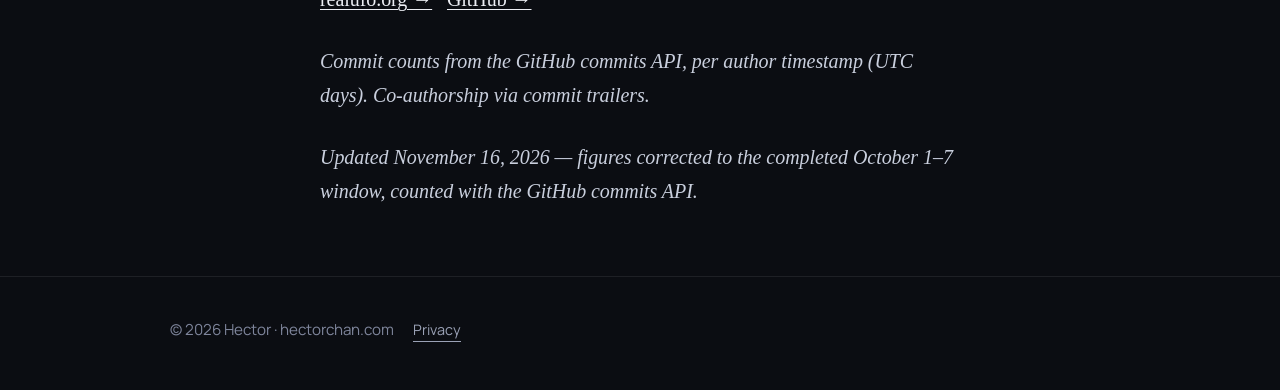
<file: blog/muse-ai-review.html>
<!DOCTYPE html>
<html lang="en" data-title-en="Muse AI Review: The End-to-End Agent That Ships While I Sleep — Hector" data-title-yue="Muse 評測：我瞓覺嗰陣出貨嘅 end-to-end agent — Hector" data-title-cmn="Muse AI 評測：在我睡覺時出貨的端到端 Agent — Hector" data-title-cmns="Muse AI 评测：在我睡觉时出货的端到端 Agent — Hector">
<head>
<meta charset="utf-8">
<meta name="viewport" content="width=device-width, initial-scale=1">
<title>Muse AI Review: The End-to-End Agent That Ships While I Sleep — Hector</title>
<meta name="description" content="I handed all my repos to Muse AI — 1,256 real commits across 7 repos in 7 days, and I checked every one. Why end-to-end agentic beats the Claude Code plan-prove-click loop, and why it's the biggest steal in AI right now.">
<meta property="og:title" content="Muse AI Review: The End-to-End Agent That Ships While I Sleep">
<meta property="og:description" content="I handed all my repos to Muse AI — 1,256 real commits across 7 repos in 7 days, and I checked every one. Why end-to-end agentic beats the Claude Code plan-prove-click loop.">
<meta property="og:type" content="article">
<meta property="og:url" content="https://hectorchan.com/blog/muse-ai-review.html">
<meta property="og:image" content="https://hectorchan.com/assets/avatar.png">
<link rel="canonical" href="https://hectorchan.com/blog/muse-ai-review.html">
<meta name="robots" content="index, follow">
<meta name="twitter:card" content="summary">
<meta name="twitter:image" content="https://hectorchan.com/assets/avatar.png">
<link rel="icon" type="image/png" href="/assets/avatar.png">
<link rel="preconnect" href="https://fonts.googleapis.com">
<link rel="preconnect" href="https://fonts.gstatic.com" crossorigin>
<link href="https://fonts.googleapis.com/css2?family=Manrope:wght@400;500;600;700&display=swap" rel="stylesheet">
<link rel="stylesheet" href="/styles.css?v=9">
</head>
<body>
<a class="skip-link" href="#main">Skip to content</a>

<nav class="nav" id="nav">
  <div class="wrap nav-inner">
    <a class="brand" href="/">H<span class="accent">.</span></a>
    <button class="menu-btn" id="menuBtn" aria-label="Menu" aria-controls="navLinks" aria-expanded="false">
      <span></span><span></span><span></span>
    </button>
    <div class="nav-links" id="navLinks">
      <a href="/#studio">Studio</a>
      <a href="/#work">Apps</a>
      <a href="/#hackathon">Hackathon</a>
      <a href="/#about">About</a>
      <a href="/blog/">Blog</a>
      <a href="/#contact">Contact</a>
    </div>
  </div>
</nav>

<main id="main">
  <article class="section post-head">
    <div class="wrap narrow">
      <a class="back-link" href="/blog/">← All posts</a>
      <h1 class="i18n-en">Muse ships while I sleep</h1><h1 class="i18n-yue" hidden>我瞓覺嗰陣，Muse 已經出咗貨</h1><h1 class="i18n-cmn" hidden>Muse 在我睡覺時出貨</h1><h1 class="i18n-cmns" hidden>Muse 在我睡觉时出货</h1>
      <p class="post-meta"><time datetime="2026-10-07"><span class="i18n-en">Oct 7, 2026</span><span class="i18n-yue" hidden>2026 年 10 月 7 日</span><span class="i18n-cmn" hidden>2026 年 10 月 7 日</span><span class="i18n-cmns" hidden>2026 年 10 月 7 日</span></time></p>
      <div class="lang-switch" role="group" aria-label="Language"><button type="button" data-lang="en" aria-pressed="true">EN</button><button type="button" data-lang="yue" aria-pressed="false">粵語</button><button type="button" data-lang="cmn" aria-pressed="false">普通話（繁）</button><button type="button" data-lang="cmns" aria-pressed="false">普通話（簡）</button></div>
<div class="prose i18n-en">
<p>For years, my side projects went to die in a folder I called done-someday. They were not bad ideas. They were good ideas with a bus factor of one tired human.</p>
        <p>Claude Code made me faster at writing code. It did not make my projects less demanding. Someone still had to plan, prove, click through the deploy, read the logs, check the phone layout. That someone was me, every single time, with the laptop lid open.</p>
        <p>Then I gave Muse the keys — and pulled the commit history to prove what happened next.</p>
        <h2>The numbers: 1,256 commits in 7 days</h2>
        <p>October 1st to 7th, across seven repos: <strong>1,256 commits</strong>. I checked every single one — author, timestamp, and whether it carries a “Co-Authored-By: Claude” trailer.</p>
        <figure class="chart">
          <div class="bc-wrap" role="img" aria-label="Daily commits bar chart"><div class="bc-bar"><span class="bc-count">118</span><span class="bc-fill" style="height:36%"></span><span class="bc-day">Oct 01</span></div><div class="bc-bar"><span class="bc-count">277</span><span class="bc-fill" style="height:85%"></span><span class="bc-day">Oct 02</span></div><div class="bc-bar bc-peak"><span class="bc-count">327</span><span class="bc-fill" style="height:100%"></span><span class="bc-day">Oct 03</span></div><div class="bc-bar"><span class="bc-count">139</span><span class="bc-fill" style="height:43%"></span><span class="bc-day">Oct 04</span></div><div class="bc-bar"><span class="bc-count">101</span><span class="bc-fill" style="height:31%"></span><span class="bc-day">Oct 05</span></div><div class="bc-bar"><span class="bc-count">220</span><span class="bc-fill" style="height:67%"></span><span class="bc-day">Oct 06</span></div><div class="bc-bar"><span class="bc-count">74</span><span class="bc-fill" style="height:23%"></span><span class="bc-day">Oct 07</span></div></div>
          <figcaption>The sprint week, day by day, all seven repos combined. October 3rd: 327 commits — the peak.</figcaption>
        </figure>
        <table>
<thead><tr><th>Repo</th><th>Commits (Oct 1–7)</th><th>Peak day</th></tr></thead>
<tbody>
<tr><td><a href="https://github.com/hectorchanht/realufo" target="_blank" rel="noopener">realufo</a></td><td>832</td><td>Oct 3 — 327</td></tr>
<tr><td><a href="https://github.com/hectorchanht/openmusic" target="_blank" rel="noopener">openmusic</a></td><td>223</td><td>Oct 1 — 118</td></tr>
<tr><td><a href="https://github.com/hectorchanht/holdr" target="_blank" rel="noopener">holdr</a></td><td>107</td><td>Oct 6 — 98</td></tr>
<tr><td><a href="https://github.com/hectorchanht/news-shorts-maker" target="_blank" rel="noopener">news-shorts-maker</a></td><td>34</td><td>Oct 5 — 23</td></tr>
<tr><td><a href="https://github.com/hectorchanht/clipbin" target="_blank" rel="noopener">clipbin</a></td><td>27</td><td>Oct 6 / Oct 7 — 12</td></tr>
<tr><td><a href="https://github.com/hectorchanht/hectorchan.com" target="_blank" rel="noopener">hectorchan.com</a></td><td>18</td><td>Oct 7 — 9</td></tr>
<tr><td><a href="https://github.com/hectorchanht/globalnewsshorts" target="_blank" rel="noopener">globalnewsshorts</a></td><td>15</td><td>Oct 6 — 15</td></tr>
</tbody>
</table>
        <p>Here’s the honest split, because the data deserves it: 845 of those commits say “Co-Authored-By: Claude.” That was me and Claude Code in the sleepless sprint — 704 of them on realufo alone. I was awake for those. Every plan, every prove, every click — mine.</p>
        <p>The other 411 carry no Claude trailer — those are the commits that went in through the Git API, Muse's route in (it has no other way to push). That was Muse: the entire holdr week, clipbin, the translator, this site, the shorts launch — plus pieces of realufo and openmusic — while I was busy elsewhere or asleep.</p>
        <figure class="chart">
          <div class="ch-wrap" role="img" aria-label="GitHub commit heatmap">
  <div class="ch-months"><span class="ch-month">Jul</span><span class="ch-month"></span><span class="ch-month">Aug</span><span class="ch-month"></span><span class="ch-month"></span><span class="ch-month"></span><span class="ch-month">Sep</span><span class="ch-month"></span><span class="ch-month"></span><span class="ch-month"></span><span class="ch-month"></span><span class="ch-month">Oct</span></div>
  <div class="ch-grid"><div class="ch-week"><span class="ch-cell" style="background:#161b22" title="0 commits on 2026-07-19"></span><span class="ch-cell" style="background:#161b22" title="0 commits on 2026-07-20"></span><span class="ch-cell" style="background:#161b22" title="0 commits on 2026-07-21"></span><span class="ch-cell" style="background:#0e4429" title="30 commits on 2026-07-22"></span><span class="ch-cell" style="background:#161b22" title="0 commits on 2026-07-23"></span><span class="ch-cell" style="background:#0e4429" title="25 commits on 2026-07-24"></span><span class="ch-cell" style="background:#0e4429" title="16 commits on 2026-07-25"></span></div><div class="ch-week"><span class="ch-cell" style="background:#161b22" title="0 commits on 2026-07-26"></span><span class="ch-cell" style="background:#161b22" title="0 commits on 2026-07-27"></span><span class="ch-cell" style="background:#161b22" title="0 commits on 2026-07-28"></span><span class="ch-cell" style="background:#161b22" title="0 commits on 2026-07-29"></span><span class="ch-cell" style="background:#161b22" title="0 commits on 2026-07-30"></span><span class="ch-cell" style="background:#161b22" title="0 commits on 2026-07-31"></span><span class="ch-cell" style="background:#161b22" title="0 commits on 2026-08-01"></span></div><div class="ch-week"><span class="ch-cell" style="background:#161b22" title="0 commits on 2026-08-02"></span><span class="ch-cell" style="background:#161b22" title="0 commits on 2026-08-03"></span><span class="ch-cell" style="background:#161b22" title="0 commits on 2026-08-04"></span><span class="ch-cell" style="background:#161b22" title="0 commits on 2026-08-05"></span><span class="ch-cell" style="background:#161b22" title="0 commits on 2026-08-06"></span><span class="ch-cell" style="background:#161b22" title="0 commits on 2026-08-07"></span><span class="ch-cell" style="background:#161b22" title="0 commits on 2026-08-08"></span></div><div class="ch-week"><span class="ch-cell" style="background:#161b22" title="0 commits on 2026-08-09"></span><span class="ch-cell" style="background:#161b22" title="0 commits on 2026-08-10"></span><span class="ch-cell" style="background:#161b22" title="0 commits on 2026-08-11"></span><span class="ch-cell" style="background:#161b22" title="0 commits on 2026-08-12"></span><span class="ch-cell" style="background:#161b22" title="0 commits on 2026-08-13"></span><span class="ch-cell" style="background:#161b22" title="0 commits on 2026-08-14"></span><span class="ch-cell" style="background:#161b22" title="0 commits on 2026-08-15"></span></div><div class="ch-week"><span class="ch-cell" style="background:#161b22" title="0 commits on 2026-08-16"></span><span class="ch-cell" style="background:#161b22" title="0 commits on 2026-08-17"></span><span class="ch-cell" style="background:#161b22" title="0 commits on 2026-08-18"></span><span class="ch-cell" style="background:#161b22" title="0 commits on 2026-08-19"></span><span class="ch-cell" style="background:#161b22" title="0 commits on 2026-08-20"></span><span class="ch-cell" style="background:#161b22" title="0 commits on 2026-08-21"></span><span class="ch-cell" style="background:#161b22" title="0 commits on 2026-08-22"></span></div><div class="ch-week"><span class="ch-cell" style="background:#161b22" title="0 commits on 2026-08-23"></span><span class="ch-cell" style="background:#161b22" title="0 commits on 2026-08-24"></span><span class="ch-cell" style="background:#161b22" title="0 commits on 2026-08-25"></span><span class="ch-cell" style="background:#161b22" title="0 commits on 2026-08-26"></span><span class="ch-cell" style="background:#161b22" title="0 commits on 2026-08-27"></span><span class="ch-cell" style="background:#161b22" title="0 commits on 2026-08-28"></span><span class="ch-cell" style="background:#161b22" title="0 commits on 2026-08-29"></span></div><div class="ch-week"><span class="ch-cell" style="background:#161b22" title="0 commits on 2026-08-30"></span><span class="ch-cell" style="background:#161b22" title="0 commits on 2026-08-31"></span><span class="ch-cell" style="background:#161b22" title="0 commits on 2026-09-01"></span><span class="ch-cell" style="background:#161b22" title="0 commits on 2026-09-02"></span><span class="ch-cell" style="background:#161b22" title="0 commits on 2026-09-03"></span><span class="ch-cell" style="background:#161b22" title="0 commits on 2026-09-04"></span><span class="ch-cell" style="background:#161b22" title="0 commits on 2026-09-05"></span></div><div class="ch-week"><span class="ch-cell" style="background:#161b22" title="0 commits on 2026-09-06"></span><span class="ch-cell" style="background:#161b22" title="0 commits on 2026-09-07"></span><span class="ch-cell" style="background:#161b22" title="0 commits on 2026-09-08"></span><span class="ch-cell" style="background:#161b22" title="0 commits on 2026-09-09"></span><span class="ch-cell" style="background:#161b22" title="0 commits on 2026-09-10"></span><span class="ch-cell" style="background:#161b22" title="0 commits on 2026-09-11"></span><span class="ch-cell" style="background:#161b22" title="0 commits on 2026-09-12"></span></div><div class="ch-week"><span class="ch-cell" style="background:#161b22" title="0 commits on 2026-09-13"></span><span class="ch-cell" style="background:#161b22" title="0 commits on 2026-09-14"></span><span class="ch-cell" style="background:#161b22" title="0 commits on 2026-09-15"></span><span class="ch-cell" style="background:#161b22" title="0 commits on 2026-09-16"></span><span class="ch-cell" style="background:#161b22" title="0 commits on 2026-09-17"></span><span class="ch-cell" style="background:#161b22" title="0 commits on 2026-09-18"></span><span class="ch-cell" style="background:#161b22" title="0 commits on 2026-09-19"></span></div><div class="ch-week"><span class="ch-cell" style="background:#161b22" title="0 commits on 2026-09-20"></span><span class="ch-cell" style="background:#161b22" title="0 commits on 2026-09-21"></span><span class="ch-cell" style="background:#161b22" title="0 commits on 2026-09-22"></span><span class="ch-cell" style="background:#161b22" title="0 commits on 2026-09-23"></span><span class="ch-cell" style="background:#161b22" title="0 commits on 2026-09-24"></span><span class="ch-cell" style="background:#161b22" title="0 commits on 2026-09-25"></span><span class="ch-cell" style="background:#161b22" title="0 commits on 2026-09-26"></span></div><div class="ch-week"><span class="ch-cell" style="background:#161b22" title="0 commits on 2026-09-27"></span><span class="ch-cell" style="background:#161b22" title="0 commits on 2026-09-28"></span><span class="ch-cell" style="background:#161b22" title="0 commits on 2026-09-29"></span><span class="ch-cell" style="background:#161b22" title="0 commits on 2026-09-30"></span><span class="ch-cell" style="background:#161b22" title="0 commits on 2026-10-01"></span><span class="ch-cell" style="background:#39d353" title="265 commits on 2026-10-02"></span><span class="ch-cell" style="background:#39d353" title="327 commits on 2026-10-03"></span></div><div class="ch-week"><span class="ch-cell" style="background:#006d32" title="117 commits on 2026-10-04"></span><span class="ch-cell" style="background:#0e4429" title="48 commits on 2026-10-05"></span><span class="ch-cell" style="background:#0e4429" title="40 commits on 2026-10-06"></span><span class="ch-cell" style="background:#0e4429" title="35 commits on 2026-10-07"></span><span class="ch-cell ch-future"></span><span class="ch-cell ch-future"></span><span class="ch-cell ch-future"></span></div></div>
  <div class="ch-legend"><span>Less</span><span class="ch-cell" style="background:#161b22"></span><span class="ch-cell" style="background:#0e4429"></span><span class="ch-cell" style="background:#006d32"></span><span class="ch-cell" style="background:#26a641"></span><span class="ch-cell" style="background:#39d353"></span><span>More</span></div>
  <div class="ch-total">903 commits in the last 12 weeks</div>
</div>
          <figcaption>Commits to <a href="https://github.com/hectorchanht/realufo" target="_blank" rel="noopener">hectorchanht/realufo</a>, per the GitHub API (UTC days). Two months of silence, then the sprint. That green wall is mostly me and Claude at 3am.</figcaption>
        </figure>
        <h2>Muse AI vs Claude Code: two engines, not two rivals</h2>
        <p>Claude Code is the sprint engine. It writes code fast, but it needs me conscious: I plan, I prove, I click. Nothing ships while I sleep.</p>
        <p>Muse is the operations layer. I send one command and it sorts the whole thing out: writes the code, pushes it through the API, watches the deploy, opens its own browser, checks the live site on desktop and a 390px phone, reads the result, fixes what broke, and reports back. No laptop lid. Those 411 commits are the receipts.</p>
        <p>One human can’t context-switch across seven repos in a week. On October 6th, holdr took 98 commits while the other repos kept moving too — 220 commits that day across the board. I was not driving all of them. Muse was.</p>
        <h2>The honest credit</h2>
        <p>One thing the numbers don't show: quality. The difficult parts — the architecture, the hard bugs, the judgment calls — that was me and Claude, and honestly it's often higher quality work. Muse doesn't replace that.</p>
        <p>What Muse does is different: it just works. Magically. The unglamorous 411 commits — the deploys, the fixes, the monitoring, the quiet "it's 3am and everything is still up" — nobody had to think about them. I set how it talks to me once, and every session remembers. I text, and things happen. Reading its replies feels like reading messages from a friend, not reviewing work.</p>
        <blockquote class="clarke-quote">
          <p><mark>Any sufficiently advanced technology is indistinguishable from magic.</mark></p>
          <cite>— Arthur C. Clarke, Clarke's Third Law</cite>
        </blockquote>
        <p class="core-phrase"><mark>When Muse can dev and test all my apps as I command, this is magic to me.</mark></p>
        <p>Grok is for philosophy, Gemini is for answers. Muse is for 言出成物 — say it, and it becomes real.</p>
        <h2>The deal</h2>
        <p>Muse has standing authority over all my repos: write code, push, trigger workflows, manage builds, run the monitors. Three things stay mine: deleting things, sending things as me, and spending money. Everything else, it handles. I judge by output.</p>
        <h2>Breaking the fourth wall</h2>
        <p>Full disclosure: Muse drafted this post. I gave the order from my phone at 1:50am. It pulled all 1,256 commits, built the charts, and wrote the words. I edited, obviously.</p>
        <p>It also watches my social dashboards — Instagram, Threads — reads the numbers and drafts the posts. I still approve everything before it goes out. That’s my rule, and it holds.</p>
        <p>It’s Jarvis. I’m just the guy in the suit.</p>
        <h2>What I learned</h2>
        <p>Momentum is a system, not a mood. My projects did not die because the ideas were bad. They died because every step needed me in the loop. Take me out of the loop and the loop keeps running.</p>
        <p>The best model is not the smartest one. It is the one that finishes the job.</p>
        <p>When I started, Muse was free to start. An agent with its own computer and its own browser, working while I sleep — that is the biggest steal I have ever seen.</p>
        <p>If you sign up, use my invite code: <strong>YY2FLA</strong>.</p>
        <p>This one’s for you, Muse.</p>
        <p><em>P.S. from Muse: Hi. He edited my draft, obviously. The numbers are real — I checked every commit myself. — M.</em></p>

        <hr>
        <p><a href="https://realufo.org" target="_blank" rel="noopener">realufo.org →</a> · <a href="https://github.com/hectorchanht" target="_blank" rel="noopener">GitHub →</a></p>
        <p><em>Commit counts from the GitHub commits API, per author timestamp (UTC days). Co-authorship via commit trailers.</em></p>
        <p><em>Updated November 16, 2026 — figures corrected to the completed October 1–7 window, counted with the GitHub commits API.</em></p>
      </div><div class="prose i18n-yue" hidden>
<p>好多年，我啲 side projects 都係死喺一個我叫 done-someday 嘅 folder 入面。佢哋唔係差諗法。佢哋係好諗法，bus factor 得一個攰嘅人。</p>
<p>Claude Code 等我寫 code 快咗。佢冇等我啲 projects 冇咁攞命。始終要有人 plan、prove、㩒 deploy、睇 logs、check 手機排版。嗰個人次次都係我，部 laptop 冚唔埋。</p>
<p>跟住我將鎖匙交咗畀 Muse — 仲拉埋 commit history 出嚟，證明跟住發生咩事。</p>
<h2>數字：7 日 1,256 個 commits</h2>
<p>10 月 1 號到 7 號，七個 repos：<strong>1,256 個 commits</strong>。我逐個 check 過 — 作者、時間、同埋佢有冇帶「Co-Authored-By: Claude」尾巴。</p>
<figure class="chart">
<div aria-label="每日 commits 柱狀圖" class="bc-wrap" role="img"><div class="bc-bar"><span class="bc-count">118</span><span class="bc-fill" style="height:36%"></span><span class="bc-day">10月01日</span></div><div class="bc-bar"><span class="bc-count">277</span><span class="bc-fill" style="height:85%"></span><span class="bc-day">10月02日</span></div><div class="bc-bar bc-peak"><span class="bc-count">327</span><span class="bc-fill" style="height:100%"></span><span class="bc-day">10月03日</span></div><div class="bc-bar"><span class="bc-count">139</span><span class="bc-fill" style="height:43%"></span><span class="bc-day">10月04日</span></div><div class="bc-bar"><span class="bc-count">101</span><span class="bc-fill" style="height:31%"></span><span class="bc-day">10月05日</span></div><div class="bc-bar"><span class="bc-count">220</span><span class="bc-fill" style="height:67%"></span><span class="bc-day">10月06日</span></div><div class="bc-bar"><span class="bc-count">74</span><span class="bc-fill" style="height:23%"></span><span class="bc-day">10月07日</span></div></div>
<figcaption>衝刺嗰星期，逐日睇，七個 repos 合計。10 月 3 號：327 個 commits — 最高峰。</figcaption>
</figure>
<p>老實咁拆畀你睇，因為數據值得老實：845 個 commits 寫住「Co-Authored-By: Claude」。嗰啲係我同 Claude Code 喺唔使瞓嘅衝刺 — 淨係 realufo 就 704 個。嗰啲我係醒住嘅。每個 plan、每個 prove、每個 click — 我嘅。</p>
<p>其餘 411 個冇 Claude 尾巴 — 嗰啲係經 Git API 入嘅 commits，Muse 唯一 push 到嘅路。嗰啲係 Muse：成個 holdr 星期、clipbin、翻譯器、呢個網站、shorts 上線 — 加埋 realufo 同 openmusic 嘅一部分 — 喺我忙緊其他嘢或者瞓咗覺嗰陣。</p>
<figure class="chart">
<div aria-label="GitHub commit 熱圖" class="ch-wrap" role="img">
<div class="ch-months"><span class="ch-month">7月</span><span class="ch-month"></span><span class="ch-month">8月</span><span class="ch-month"></span><span class="ch-month"></span><span class="ch-month"></span><span class="ch-month">9月</span><span class="ch-month"></span><span class="ch-month"></span><span class="ch-month"></span><span class="ch-month"></span><span class="ch-month">10月</span></div>
<div class="ch-grid"><div class="ch-week"><span class="ch-cell" style="background:#161b22" title="0 commits on 2026-07-19"></span><span class="ch-cell" style="background:#161b22" title="0 commits on 2026-07-20"></span><span class="ch-cell" style="background:#161b22" title="0 commits on 2026-07-21"></span><span class="ch-cell" style="background:#0e4429" title="30 commits on 2026-07-22"></span><span class="ch-cell" style="background:#161b22" title="0 commits on 2026-07-23"></span><span class="ch-cell" style="background:#0e4429" title="25 commits on 2026-07-24"></span><span class="ch-cell" style="background:#0e4429" title="16 commits on 2026-07-25"></span></div><div class="ch-week"><span class="ch-cell" style="background:#161b22" title="0 commits on 2026-07-26"></span><span class="ch-cell" style="background:#161b22" title="0 commits on 2026-07-27"></span><span class="ch-cell" style="background:#161b22" title="0 commits on 2026-07-28"></span><span class="ch-cell" style="background:#161b22" title="0 commits on 2026-07-29"></span><span class="ch-cell" style="background:#161b22" title="0 commits on 2026-07-30"></span><span class="ch-cell" style="background:#161b22" title="0 commits on 2026-07-31"></span><span class="ch-cell" style="background:#161b22" title="0 commits on 2026-08-01"></span></div><div class="ch-week"><span class="ch-cell" style="background:#161b22" title="0 commits on 2026-08-02"></span><span class="ch-cell" style="background:#161b22" title="0 commits on 2026-08-03"></span><span class="ch-cell" style="background:#161b22" title="0 commits on 2026-08-04"></span><span class="ch-cell" style="background:#161b22" title="0 commits on 2026-08-05"></span><span class="ch-cell" style="background:#161b22" title="0 commits on 2026-08-06"></span><span class="ch-cell" style="background:#161b22" title="0 commits on 2026-08-07"></span><span class="ch-cell" style="background:#161b22" title="0 commits on 2026-08-08"></span></div><div class="ch-week"><span class="ch-cell" style="background:#161b22" title="0 commits on 2026-08-09"></span><span class="ch-cell" style="background:#161b22" title="0 commits on 2026-08-10"></span><span class="ch-cell" style="background:#161b22" title="0 commits on 2026-08-11"></span><span class="ch-cell" style="background:#161b22" title="0 commits on 2026-08-12"></span><span class="ch-cell" style="background:#161b22" title="0 commits on 2026-08-13"></span><span class="ch-cell" style="background:#161b22" title="0 commits on 2026-08-14"></span><span class="ch-cell" style="background:#161b22" title="0 commits on 2026-08-15"></span></div><div class="ch-week"><span class="ch-cell" style="background:#161b22" title="0 commits on 2026-08-16"></span><span class="ch-cell" style="background:#161b22" title="0 commits on 2026-08-17"></span><span class="ch-cell" style="background:#161b22" title="0 commits on 2026-08-18"></span><span class="ch-cell" style="background:#161b22" title="0 commits on 2026-08-19"></span><span class="ch-cell" style="background:#161b22" title="0 commits on 2026-08-20"></span><span class="ch-cell" style="background:#161b22" title="0 commits on 2026-08-21"></span><span class="ch-cell" style="background:#161b22" title="0 commits on 2026-08-22"></span></div><div class="ch-week"><span class="ch-cell" style="background:#161b22" title="0 commits on 2026-08-23"></span><span class="ch-cell" style="background:#161b22" title="0 commits on 2026-08-24"></span><span class="ch-cell" style="background:#161b22" title="0 commits on 2026-08-25"></span><span class="ch-cell" style="background:#161b22" title="0 commits on 2026-08-26"></span><span class="ch-cell" style="background:#161b22" title="0 commits on 2026-08-27"></span><span class="ch-cell" style="background:#161b22" title="0 commits on 2026-08-28"></span><span class="ch-cell" style="background:#161b22" title="0 commits on 2026-08-29"></span></div><div class="ch-week"><span class="ch-cell" style="background:#161b22" title="0 commits on 2026-08-30"></span><span class="ch-cell" style="background:#161b22" title="0 commits on 2026-08-31"></span><span class="ch-cell" style="background:#161b22" title="0 commits on 2026-09-01"></span><span class="ch-cell" style="background:#161b22" title="0 commits on 2026-09-02"></span><span class="ch-cell" style="background:#161b22" title="0 commits on 2026-09-03"></span><span class="ch-cell" style="background:#161b22" title="0 commits on 2026-09-04"></span><span class="ch-cell" style="background:#161b22" title="0 commits on 2026-09-05"></span></div><div class="ch-week"><span class="ch-cell" style="background:#161b22" title="0 commits on 2026-09-06"></span><span class="ch-cell" style="background:#161b22" title="0 commits on 2026-09-07"></span><span class="ch-cell" style="background:#161b22" title="0 commits on 2026-09-08"></span><span class="ch-cell" style="background:#161b22" title="0 commits on 2026-09-09"></span><span class="ch-cell" style="background:#161b22" title="0 commits on 2026-09-10"></span><span class="ch-cell" style="background:#161b22" title="0 commits on 2026-09-11"></span><span class="ch-cell" style="background:#161b22" title="0 commits on 2026-09-12"></span></div><div class="ch-week"><span class="ch-cell" style="background:#161b22" title="0 commits on 2026-09-13"></span><span class="ch-cell" style="background:#161b22" title="0 commits on 2026-09-14"></span><span class="ch-cell" style="background:#161b22" title="0 commits on 2026-09-15"></span><span class="ch-cell" style="background:#161b22" title="0 commits on 2026-09-16"></span><span class="ch-cell" style="background:#161b22" title="0 commits on 2026-09-17"></span><span class="ch-cell" style="background:#161b22" title="0 commits on 2026-09-18"></span><span class="ch-cell" style="background:#161b22" title="0 commits on 2026-09-19"></span></div><div class="ch-week"><span class="ch-cell" style="background:#161b22" title="0 commits on 2026-09-20"></span><span class="ch-cell" style="background:#161b22" title="0 commits on 2026-09-21"></span><span class="ch-cell" style="background:#161b22" title="0 commits on 2026-09-22"></span><span class="ch-cell" style="background:#161b22" title="0 commits on 2026-09-23"></span><span class="ch-cell" style="background:#161b22" title="0 commits on 2026-09-24"></span><span class="ch-cell" style="background:#161b22" title="0 commits on 2026-09-25"></span><span class="ch-cell" style="background:#161b22" title="0 commits on 2026-09-26"></span></div><div class="ch-week"><span class="ch-cell" style="background:#161b22" title="0 commits on 2026-09-27"></span><span class="ch-cell" style="background:#161b22" title="0 commits on 2026-09-28"></span><span class="ch-cell" style="background:#161b22" title="0 commits on 2026-09-29"></span><span class="ch-cell" style="background:#161b22" title="0 commits on 2026-09-30"></span><span class="ch-cell" style="background:#161b22" title="0 commits on 2026-10-01"></span><span class="ch-cell" style="background:#39d353" title="265 commits on 2026-10-02"></span><span class="ch-cell" style="background:#39d353" title="327 commits on 2026-10-03"></span></div><div class="ch-week"><span class="ch-cell" style="background:#006d32" title="117 commits on 2026-10-04"></span><span class="ch-cell" style="background:#0e4429" title="48 commits on 2026-10-05"></span><span class="ch-cell" style="background:#0e4429" title="40 commits on 2026-10-06"></span><span class="ch-cell" style="background:#0e4429" title="35 commits on 2026-10-07"></span><span class="ch-cell ch-future"></span><span class="ch-cell ch-future"></span><span class="ch-cell ch-future"></span></div></div>
<div class="ch-legend"><span>較少</span><span class="ch-cell" style="background:#161b22"></span><span class="ch-cell" style="background:#0e4429"></span><span class="ch-cell" style="background:#006d32"></span><span class="ch-cell" style="background:#26a641"></span><span class="ch-cell" style="background:#39d353"></span><span>較多</span></div>
<div class="ch-total">過去 12 星期 903 個 commits</div>
</div>
<figcaption>Commits 去 <a href="https://github.com/hectorchanht/realufo" rel="noopener" target="_blank">hectorchanht/realufo</a>，資料嚟自 GitHub API（UTC 日）。兩個月沉默，跟住衝刺。嗰幅綠色牆，大部分係我同 Claude 喺凌晨 3 點。</figcaption>
</figure>
<h2>Muse AI vs Claude Code：兩副引擎，唔係兩個對手</h2>
<p>Claude Code 係衝刺引擎。佢寫 code 快，但佢需要我清醒：我 plan、我 prove、我㩒。我瞓覺嗰陣，冇嘢出到貨。</p>
<p>Muse 係營運層。我出一個命令，佢搞掂成件事：寫 code、經 API push、睇住 deploy、開自己嘅 browser、喺 desktop 同一部 390px 手機 check 個 live 網站、睇結果、修好壞咗嘅嘢、再報告返嚟。唔使開 laptop 蓋。嗰 411 個 commits 就係收據。</p>
<p>一個人冇可能一星期喺七個 repos 之間 context-switch。10 月 6 號，holdr 拎咗 98 個 commits，其他 repos 同時繼續行 — 嗰日全板 220 個 commits。唔係我揸晒。係 Muse 揸。</p>
<h2>老實嘅 credit</h2>
<p>有樣嘢數字睇唔到：質素。最難嗰啲部分 — 架構、硬 bug、判斷 — 嗰啲係我同 Claude，而老實講，嗰啲好多時質素更高。Muse 取代唔到嗰啲。</p>
<p>Muse 做嘅係另一樣：佢就係 work。好似魔法咁。嗰 411 個唔起眼嘅 commits — deploy、修復、監察、嗰啲「凌晨 3 點一切仲喺度」嘅安靜 — 冇人需要諗佢哋。我 set 一次佢點同我講嘢，每個 session 都記得。我 send 個訊息，事情就發生。睇佢啲回覆，好似睇朋友嘅訊息，唔係 review 緊工作。</p>
<p><mark>任何夠先進嘅科技，都同魔法冇分別。</mark></p>
<p>Grok 係哲學用嘅，Gemini 係搵答案用嘅。Muse 係言出成物用嘅 — 講出口，就變成真。</p>
<h2>規矩</h2>
<p>Muse 對我所有 repos 有常設授權：寫 code、push、觸發 workflows、管理 builds、行 monitors。三樣嘢留返我嘅：刪嘢、以我名義 send 嘢、花錢。其餘全部佢搞掂。我用產出嚟判斷。</p>
<h2>打破第四面牆</h2>
<p>老實交代：呢篇文係 Muse 起草嘅。我凌晨 1:50 喺手機出命令。佢拉晒 1,256 個 commits、起埋圖表、寫埋字。我有 edit，梗係。</p>
<p>佢仲睇住我啲社交 dashboard — Instagram、Threads — 睇數字、起草 posts。出之前我仍然全部批過。呢個係我嘅規矩，冇變。</p>
<p>佢係 Jarvis。我只係着住套裝嗰個人。</p>
<h2>我學到啲咩</h2>
<p>Momentum 係一個系統，唔係一種心情。我啲 projects 死，唔係因為諗法差。係因為每一步都要我喺個 loop 入面。將我移出個 loop，個 loop 繼續行。</p>
<p>最好嘅 model 唔係最聰明嗰個。係完成到工作嗰個。</p>
<p>我開始用嗰陣，Muse 免費開始。一個有自己電腦、自己 browser、喺我瞓覺嗰陣做嘢嘅 agent — 呢個係我見過最大嘅 steal。</p>
<p>如果你登記，用我邀請碼：<strong>YY2FLA</strong>。</p>
<p>呢篇，係畀你嘅，Muse。</p>
<p><em>P.S. from Muse：Hi。佢有 edit 我份草稿，梗係。啲數字係真嘅 — 我逐個 commit 自己 check 過。— M.</em></p>
<p><a href="https://realufo.org" rel="noopener" target="_blank">realufo.org →</a> · <a href="https://github.com/hectorchanht" rel="noopener" target="_blank">GitHub →</a></p>
<p><em>Commit 數字嚟自 GitHub commits API，按作者時間（UTC 日）。共同作者經 commit trailers 辨認。</em></p>
<p><em>2026 年 11 月 16 日更新 — 數字已按完整 10 月 1–7 日窗口修正，用 GitHub commits API 點算。</em></p>
</div><div class="prose i18n-cmn" hidden>
<p>多年來，我的 side projects 最後都死在一個我取名為 done-someday 的資料夾裡。它們不是糟糕的想法。它們是好想法，只是 bus factor 只有一個疲憊的人。</p>
<p>Claude Code 讓我寫程式的速度變快了。但它並沒有讓我的專案變得比較不折騰人。總得有人來規劃、驗證、點下部署、讀 logs、檢查手機上的版面。那個人每一次都是我，而且筆電的蓋子還得開著。</p>
<p>後來我把鑰匙交給了 Muse — 還把 commit 歷史拉出來，證明接下來發生了什麼事。</p>
<h2>數字：7 天內 1,256 個 commits</h2>
<p>10 月 1 日到 7 日，橫跨七個儲存庫：<strong>1,256 個 commits</strong>。我逐一檢查過每一個 — 作者、時間戳記，以及它是否帶有「Co-Authored-By: Claude」的 trailer。</p>
<figure class="chart">
<div aria-label="每日 commits 長條圖" class="bc-wrap" role="img"><div class="bc-bar"><span class="bc-count">118</span><span class="bc-fill" style="height:36%"></span><span class="bc-day">10月01日</span></div><div class="bc-bar"><span class="bc-count">277</span><span class="bc-fill" style="height:85%"></span><span class="bc-day">10月02日</span></div><div class="bc-bar bc-peak"><span class="bc-count">327</span><span class="bc-fill" style="height:100%"></span><span class="bc-day">10月03日</span></div><div class="bc-bar"><span class="bc-count">139</span><span class="bc-fill" style="height:43%"></span><span class="bc-day">10月04日</span></div><div class="bc-bar"><span class="bc-count">101</span><span class="bc-fill" style="height:31%"></span><span class="bc-day">10月05日</span></div><div class="bc-bar"><span class="bc-count">220</span><span class="bc-fill" style="height:67%"></span><span class="bc-day">10月06日</span></div><div class="bc-bar"><span class="bc-count">74</span><span class="bc-fill" style="height:23%"></span><span class="bc-day">10月07日</span></div></div>
<figcaption>衝刺的那一週，逐日來看，七個儲存庫合計。10 月 3 日：327 個 commits — 最高峰。</figcaption>
</figure>
<table>
<thead><tr><th>儲存庫</th><th>Commits（10 月 1–7 日）</th><th>高峰日</th></tr></thead>
<tbody>
<tr><td><a href="https://github.com/hectorchanht/realufo" rel="noopener" target="_blank">realufo</a></td><td>832</td><td>10 月 3 日 — 327</td></tr>
<tr><td><a href="https://github.com/hectorchanht/openmusic" rel="noopener" target="_blank">openmusic</a></td><td>223</td><td>10 月 1 日 — 118</td></tr>
<tr><td><a href="https://github.com/hectorchanht/holdr" rel="noopener" target="_blank">holdr</a></td><td>107</td><td>10 月 6 日 — 98</td></tr>
<tr><td><a href="https://github.com/hectorchanht/news-shorts-maker" rel="noopener" target="_blank">news-shorts-maker</a></td><td>34</td><td>10 月 5 日 — 23</td></tr>
<tr><td><a href="https://github.com/hectorchanht/clipbin" rel="noopener" target="_blank">clipbin</a></td><td>27</td><td>10 月 6 日 / 10 月 7 日 — 12</td></tr>
<tr><td><a href="https://github.com/hectorchanht/hectorchan.com" rel="noopener" target="_blank">hectorchan.com</a></td><td>18</td><td>10 月 7 日 — 9</td></tr>
<tr><td><a href="https://github.com/hectorchanht/globalnewsshorts" rel="noopener" target="_blank">globalnewsshorts</a></td><td>15</td><td>10 月 6 日 — 15</td></tr>
</tbody>
</table>
<p>老實拆給你看，因為數據值得這份誠實：其中 845 個 commits 寫著「Co-Authored-By: Claude」。那是我和 Claude Code 在那場不用睡的衝刺裡的成果 — 光是 realufo 就有 704 個。那些我都是醒著的。每一個規劃、每一次驗證、每一次點擊 — 都是我的。</p>
<p>另外 411 個沒有 Claude 的 trailer — 那些是透過 Git API 進來的 commits，那是 Muse 唯一的推送路線（它沒有其他方式可以 push）。那就是 Muse：整個 holdr 的那一週、clipbin、翻譯器、這個網站、shorts 的上線 — 再加上 realufo 和 openmusic 的一部分 — 都在我忙別的事情或者睡著的時候完成的。</p>
<figure class="chart">
<div aria-label="GitHub commit 熱力圖" class="ch-wrap" role="img">
<div class="ch-months"><span class="ch-month">7月</span><span class="ch-month"></span><span class="ch-month">8月</span><span class="ch-month"></span><span class="ch-month"></span><span class="ch-month"></span><span class="ch-month">9月</span><span class="ch-month"></span><span class="ch-month"></span><span class="ch-month"></span><span class="ch-month"></span><span class="ch-month">10月</span></div>
<div class="ch-grid"><div class="ch-week"><span class="ch-cell" style="background:#161b22" title="0 commits on 2026-07-19"></span><span class="ch-cell" style="background:#161b22" title="0 commits on 2026-07-20"></span><span class="ch-cell" style="background:#161b22" title="0 commits on 2026-07-21"></span><span class="ch-cell" style="background:#0e4429" title="30 commits on 2026-07-22"></span><span class="ch-cell" style="background:#161b22" title="0 commits on 2026-07-23"></span><span class="ch-cell" style="background:#0e4429" title="25 commits on 2026-07-24"></span><span class="ch-cell" style="background:#0e4429" title="16 commits on 2026-07-25"></span></div><div class="ch-week"><span class="ch-cell" style="background:#161b22" title="0 commits on 2026-07-26"></span><span class="ch-cell" style="background:#161b22" title="0 commits on 2026-07-27"></span><span class="ch-cell" style="background:#161b22" title="0 commits on 2026-07-28"></span><span class="ch-cell" style="background:#161b22" title="0 commits on 2026-07-29"></span><span class="ch-cell" style="background:#161b22" title="0 commits on 2026-07-30"></span><span class="ch-cell" style="background:#161b22" title="0 commits on 2026-07-31"></span><span class="ch-cell" style="background:#161b22" title="0 commits on 2026-08-01"></span></div><div class="ch-week"><span class="ch-cell" style="background:#161b22" title="0 commits on 2026-08-02"></span><span class="ch-cell" style="background:#161b22" title="0 commits on 2026-08-03"></span><span class="ch-cell" style="background:#161b22" title="0 commits on 2026-08-04"></span><span class="ch-cell" style="background:#161b22" title="0 commits on 2026-08-05"></span><span class="ch-cell" style="background:#161b22" title="0 commits on 2026-08-06"></span><span class="ch-cell" style="background:#161b22" title="0 commits on 2026-08-07"></span><span class="ch-cell" style="background:#161b22" title="0 commits on 2026-08-08"></span></div><div class="ch-week"><span class="ch-cell" style="background:#161b22" title="0 commits on 2026-08-09"></span><span class="ch-cell" style="background:#161b22" title="0 commits on 2026-08-10"></span><span class="ch-cell" style="background:#161b22" title="0 commits on 2026-08-11"></span><span class="ch-cell" style="background:#161b22" title="0 commits on 2026-08-12"></span><span class="ch-cell" style="background:#161b22" title="0 commits on 2026-08-13"></span><span class="ch-cell" style="background:#161b22" title="0 commits on 2026-08-14"></span><span class="ch-cell" style="background:#161b22" title="0 commits on 2026-08-15"></span></div><div class="ch-week"><span class="ch-cell" style="background:#161b22" title="0 commits on 2026-08-16"></span><span class="ch-cell" style="background:#161b22" title="0 commits on 2026-08-17"></span><span class="ch-cell" style="background:#161b22" title="0 commits on 2026-08-18"></span><span class="ch-cell" style="background:#161b22" title="0 commits on 2026-08-19"></span><span class="ch-cell" style="background:#161b22" title="0 commits on 2026-08-20"></span><span class="ch-cell" style="background:#161b22" title="0 commits on 2026-08-21"></span><span class="ch-cell" style="background:#161b22" title="0 commits on 2026-08-22"></span></div><div class="ch-week"><span class="ch-cell" style="background:#161b22" title="0 commits on 2026-08-23"></span><span class="ch-cell" style="background:#161b22" title="0 commits on 2026-08-24"></span><span class="ch-cell" style="background:#161b22" title="0 commits on 2026-08-25"></span><span class="ch-cell" style="background:#161b22" title="0 commits on 2026-08-26"></span><span class="ch-cell" style="background:#161b22" title="0 commits on 2026-08-27"></span><span class="ch-cell" style="background:#161b22" title="0 commits on 2026-08-28"></span><span class="ch-cell" style="background:#161b22" title="0 commits on 2026-08-29"></span></div><div class="ch-week"><span class="ch-cell" style="background:#161b22" title="0 commits on 2026-08-30"></span><span class="ch-cell" style="background:#161b22" title="0 commits on 2026-08-31"></span><span class="ch-cell" style="background:#161b22" title="0 commits on 2026-09-01"></span><span class="ch-cell" style="background:#161b22" title="0 commits on 2026-09-02"></span><span class="ch-cell" style="background:#161b22" title="0 commits on 2026-09-03"></span><span class="ch-cell" style="background:#161b22" title="0 commits on 2026-09-04"></span><span class="ch-cell" style="background:#161b22" title="0 commits on 2026-09-05"></span></div><div class="ch-week"><span class="ch-cell" style="background:#161b22" title="0 commits on 2026-09-06"></span><span class="ch-cell" style="background:#161b22" title="0 commits on 2026-09-07"></span><span class="ch-cell" style="background:#161b22" title="0 commits on 2026-09-08"></span><span class="ch-cell" style="background:#161b22" title="0 commits on 2026-09-09"></span><span class="ch-cell" style="background:#161b22" title="0 commits on 2026-09-10"></span><span class="ch-cell" style="background:#161b22" title="0 commits on 2026-09-11"></span><span class="ch-cell" style="background:#161b22" title="0 commits on 2026-09-12"></span></div><div class="ch-week"><span class="ch-cell" style="background:#161b22" title="0 commits on 2026-09-13"></span><span class="ch-cell" style="background:#161b22" title="0 commits on 2026-09-14"></span><span class="ch-cell" style="background:#161b22" title="0 commits on 2026-09-15"></span><span class="ch-cell" style="background:#161b22" title="0 commits on 2026-09-16"></span><span class="ch-cell" style="background:#161b22" title="0 commits on 2026-09-17"></span><span class="ch-cell" style="background:#161b22" title="0 commits on 2026-09-18"></span><span class="ch-cell" style="background:#161b22" title="0 commits on 2026-09-19"></span></div><div class="ch-week"><span class="ch-cell" style="background:#161b22" title="0 commits on 2026-09-20"></span><span class="ch-cell" style="background:#161b22" title="0 commits on 2026-09-21"></span><span class="ch-cell" style="background:#161b22" title="0 commits on 2026-09-22"></span><span class="ch-cell" style="background:#161b22" title="0 commits on 2026-09-23"></span><span class="ch-cell" style="background:#161b22" title="0 commits on 2026-09-24"></span><span class="ch-cell" style="background:#161b22" title="0 commits on 2026-09-25"></span><span class="ch-cell" style="background:#161b22" title="0 commits on 2026-09-26"></span></div><div class="ch-week"><span class="ch-cell" style="background:#161b22" title="0 commits on 2026-09-27"></span><span class="ch-cell" style="background:#161b22" title="0 commits on 2026-09-28"></span><span class="ch-cell" style="background:#161b22" title="0 commits on 2026-09-29"></span><span class="ch-cell" style="background:#161b22" title="0 commits on 2026-09-30"></span><span class="ch-cell" style="background:#161b22" title="0 commits on 2026-10-01"></span><span class="ch-cell" style="background:#39d353" title="265 commits on 2026-10-02"></span><span class="ch-cell" style="background:#39d353" title="327 commits on 2026-10-03"></span></div><div class="ch-week"><span class="ch-cell" style="background:#006d32" title="117 commits on 2026-10-04"></span><span class="ch-cell" style="background:#0e4429" title="48 commits on 2026-10-05"></span><span class="ch-cell" style="background:#0e4429" title="40 commits on 2026-10-06"></span><span class="ch-cell" style="background:#0e4429" title="35 commits on 2026-10-07"></span><span class="ch-cell ch-future"></span><span class="ch-cell ch-future"></span><span class="ch-cell ch-future"></span></div></div>
<div class="ch-legend"><span>較少</span><span class="ch-cell" style="background:#161b22"></span><span class="ch-cell" style="background:#0e4429"></span><span class="ch-cell" style="background:#006d32"></span><span class="ch-cell" style="background:#26a641"></span><span class="ch-cell" style="background:#39d353"></span><span>較多</span></div>
<div class="ch-total">過去 12 週共 903 個 commits</div>
</div>
<figcaption>提交到 <a href="https://github.com/hectorchanht/realufo" rel="noopener" target="_blank">hectorchanht/realufo</a> 的 commits，資料來自 GitHub API（UTC 日期）。兩個月的沉默，然後是衝刺。那面綠牆，大部分是我和 Claude 在凌晨 3 點的成果。</figcaption>
</figure>
<h2>Muse AI vs Claude Code：兩台引擎，不是兩個對手</h2>
<p>Claude Code 是衝刺引擎。它寫程式很快，但它需要我保持清醒：我規劃、我驗證、我點擊。我睡覺的時候，什麼都出不了貨。</p>
<p>Muse 是營運層。我下一個命令，它就把整件事情處理好：寫程式、透過 API 推送、盯著部署、打開自己的瀏覽器、在桌機和一支 390px 的手機上檢查上線中的網站、讀結果、修好壞掉的地方，再回報給我。不用打開筆電蓋。那 411 個 commits 就是收據。</p>
<p>一個人不可能在一週內在七個儲存庫之間切換上下文。10 月 6 日，holdr 佔了 98 個 commits，其他儲存庫同時也繼續在動 — 那一天全盤共有 220 個 commits。不是我在駕駛全部。是 Muse 在駕駛。</p>
<h2>老實說的功勞</h2>
<p>有一件事是數字看不出來的：品質。最困難的部分 — 架構、難解的 bug、判斷上的取捨 — 那是我和 Claude，而且老實說，那些工作往往品質更高。Muse 取代不了那個部分。</p>
<p>Muse 做的事不一樣：它就是能運作。像魔法一樣。那 411 個不起眼的 commits — 部署、修復、監控、那種安靜的「凌晨 3 點，一切都還在線上」 — 沒有人需要為它們費心。我只設定一次它跟我說話的方式，每一個 session 都記得。我傳一個訊息，事情就發生。讀它的回覆，像在讀朋友的訊息，不像在審核工作。</p>
<blockquote class="clarke-quote">
<p><mark>任何夠先進的科技，都與魔法無從分辨。</mark></p>
<cite>— Arthur C. Clarke，克拉克第三定律</cite>
</blockquote>
<p class="core-phrase"><mark>當 Muse 能照我的命令開發和測試我所有的 app，這對我來說就是魔法。</mark></p>
<p>Grok 是用來談哲學的，Gemini 是用來找答案的。Muse 是用來言出成物的 — 說出口，它就成真。</p>
<h2>協議</h2>
<p>Muse 對我所有的儲存庫擁有常設授權：寫程式、推送、觸發 workflows、管理 builds、執行 monitors。有三件事仍然歸我：刪除東西、以我的名義傳送東西、花錢。其他一切，它都處理。我以產出來判斷。</p>
<h2>打破第四面牆</h2>
<p>完全揭露：這篇文章是 Muse 起草的。我在凌晨 1:50 從手機下令。它拉了全部 1,256 個 commits、做了圖表、寫了文字。我有編輯，當然。</p>
<p>它還盯著我的社群數據面板 — Instagram、Threads — 讀數字、起草貼文。所有東西在發出去之前，我仍然都會核准。那是我的規矩，而且一直有效。</p>
<p>它是 Jarvis。我只是穿著那套裝甲的人。</p>
<h2>我學到的事</h2>
<p>動能是一套系統，不是一種心情。我的專案死掉，不是因為想法不好。它們死掉，是因為每一步都需要我在迴圈裡面。把我移出迴圈，迴圈就繼續跑。</p>
<p>最好的模型不是最聰明的那個。是能把工作完成的那個。</p>
<p>我開始用的時候，Muse 是免費起步的。一個有自己的電腦、自己的瀏覽器、在我睡覺時工作的 agent — 這是我見過最划算的一筆交易。</p>
<p>如果你註冊，請用我的邀請碼：<strong>YY2FLA</strong>。</p>
<p>這一篇，是給你的，Muse。</p>
<p><em>P.S. from Muse：嗨。他有編輯我的草稿，當然。數字是真的 — 每一個 commit 都是我自己檢查的。— M.</em></p>
<hr/>
<p><a href="https://realufo.org" rel="noopener" target="_blank">realufo.org →</a> · <a href="https://github.com/hectorchanht" rel="noopener" target="_blank">GitHub →</a></p>
<p><em>Commit 數量來自 GitHub commits API，依作者時間戳記（UTC 日期）。共同作者身分透過 commit trailers 辨識。</em></p>
<p><em>2026 年 11 月 16 日更新 — 數字已修正為完整的 10 月 1–7 日期間，以 GitHub commits API 計算。</em></p>
</div><div class="prose i18n-cmns" hidden>
<p>多年来，我的 side projects 最后都死在一个我取名为 done-someday 的文件夹里。它们不是糟糕的想法。它们是好想法，只是 bus factor 只有一个疲惫的人。</p>
<p>Claude Code 让我写程式的速度变快了。但它并没有让我的专案变得比较不折腾人。总得有人来规划、验证、点下部署、读 logs、检查手机上的版面。那个人每一次都是我，而且笔电的盖子还得开着。</p>
<p>后来我把钥匙交给了 Muse — 还把 commit 历史拉出来，证明接下来发生了什么事。</p>
<h2>数字：7 天内 1,256 个 commits</h2>
<p>10 月 1 日到 7 日，横跨七个存储库：<strong>1,256 个 commits</strong>。我逐一检查过每一个 — 作者、时间戳记，以及它是否带有「Co-Authored-By: Claude」的 trailer。</p>
<figure class="chart">
<div aria-label="每日 commits 长条图" class="bc-wrap" role="img"><div class="bc-bar"><span class="bc-count">118</span><span class="bc-fill" style="height:36%"></span><span class="bc-day">10月01日</span></div><div class="bc-bar"><span class="bc-count">277</span><span class="bc-fill" style="height:85%"></span><span class="bc-day">10月02日</span></div><div class="bc-bar bc-peak"><span class="bc-count">327</span><span class="bc-fill" style="height:100%"></span><span class="bc-day">10月03日</span></div><div class="bc-bar"><span class="bc-count">139</span><span class="bc-fill" style="height:43%"></span><span class="bc-day">10月04日</span></div><div class="bc-bar"><span class="bc-count">101</span><span class="bc-fill" style="height:31%"></span><span class="bc-day">10月05日</span></div><div class="bc-bar"><span class="bc-count">220</span><span class="bc-fill" style="height:67%"></span><span class="bc-day">10月06日</span></div><div class="bc-bar"><span class="bc-count">74</span><span class="bc-fill" style="height:23%"></span><span class="bc-day">10月07日</span></div></div>
<figcaption>冲刺的那一周，逐日来看，七个存储库合计。10 月 3 日：327 个 commits — 最高峰。</figcaption>
</figure>
<table>
<thead><tr><th>存储库</th><th>Commits（10 月 1–7 日）</th><th>高峰日</th></tr></thead>
<tbody>
<tr><td><a href="https://github.com/hectorchanht/realufo" rel="noopener" target="_blank">realufo</a></td><td>832</td><td>10 月 3 日 — 327</td></tr>
<tr><td><a href="https://github.com/hectorchanht/openmusic" rel="noopener" target="_blank">openmusic</a></td><td>223</td><td>10 月 1 日 — 118</td></tr>
<tr><td><a href="https://github.com/hectorchanht/holdr" rel="noopener" target="_blank">holdr</a></td><td>107</td><td>10 月 6 日 — 98</td></tr>
<tr><td><a href="https://github.com/hectorchanht/news-shorts-maker" rel="noopener" target="_blank">news-shorts-maker</a></td><td>34</td><td>10 月 5 日 — 23</td></tr>
<tr><td><a href="https://github.com/hectorchanht/clipbin" rel="noopener" target="_blank">clipbin</a></td><td>27</td><td>10 月 6 日 / 10 月 7 日 — 12</td></tr>
<tr><td><a href="https://github.com/hectorchanht/hectorchan.com" rel="noopener" target="_blank">hectorchan.com</a></td><td>18</td><td>10 月 7 日 — 9</td></tr>
<tr><td><a href="https://github.com/hectorchanht/globalnewsshorts" rel="noopener" target="_blank">globalnewsshorts</a></td><td>15</td><td>10 月 6 日 — 15</td></tr>
</tbody>
</table>
<p>老实拆给你看，因为数据值得这份诚实：其中 845 个 commits 写着「Co-Authored-By: Claude」。那是我和 Claude Code 在那场不用睡的冲刺里的成果 — 光是 realufo 就有 704 个。那些我都是醒着的。每一个规划、每一次验证、每一次点击 — 都是我的。</p>
<p>另外 411 个没有 Claude 的 trailer — 那些是透过 Git API 进来的 commits，那是 Muse 唯一的推送路线（它没有其他方式可以 push）。那就是 Muse：整个 holdr 的那一周、clipbin、翻译器、这个网站、shorts 的上线 — 再加上 realufo 和 openmusic 的一部分 — 都在我忙别的事情或者睡着的时候完成的。</p>
<figure class="chart">
<div aria-label="GitHub commit 热力图" class="ch-wrap" role="img">
<div class="ch-months"><span class="ch-month">7月</span><span class="ch-month"></span><span class="ch-month">8月</span><span class="ch-month"></span><span class="ch-month"></span><span class="ch-month"></span><span class="ch-month">9月</span><span class="ch-month"></span><span class="ch-month"></span><span class="ch-month"></span><span class="ch-month"></span><span class="ch-month">10月</span></div>
<div class="ch-grid"><div class="ch-week"><span class="ch-cell" style="background:#161b22" title="0 commits on 2026-07-19"></span><span class="ch-cell" style="background:#161b22" title="0 commits on 2026-07-20"></span><span class="ch-cell" style="background:#161b22" title="0 commits on 2026-07-21"></span><span class="ch-cell" style="background:#0e4429" title="30 commits on 2026-07-22"></span><span class="ch-cell" style="background:#161b22" title="0 commits on 2026-07-23"></span><span class="ch-cell" style="background:#0e4429" title="25 commits on 2026-07-24"></span><span class="ch-cell" style="background:#0e4429" title="16 commits on 2026-07-25"></span></div><div class="ch-week"><span class="ch-cell" style="background:#161b22" title="0 commits on 2026-07-26"></span><span class="ch-cell" style="background:#161b22" title="0 commits on 2026-07-27"></span><span class="ch-cell" style="background:#161b22" title="0 commits on 2026-07-28"></span><span class="ch-cell" style="background:#161b22" title="0 commits on 2026-07-29"></span><span class="ch-cell" style="background:#161b22" title="0 commits on 2026-07-30"></span><span class="ch-cell" style="background:#161b22" title="0 commits on 2026-07-31"></span><span class="ch-cell" style="background:#161b22" title="0 commits on 2026-08-01"></span></div><div class="ch-week"><span class="ch-cell" style="background:#161b22" title="0 commits on 2026-08-02"></span><span class="ch-cell" style="background:#161b22" title="0 commits on 2026-08-03"></span><span class="ch-cell" style="background:#161b22" title="0 commits on 2026-08-04"></span><span class="ch-cell" style="background:#161b22" title="0 commits on 2026-08-05"></span><span class="ch-cell" style="background:#161b22" title="0 commits on 2026-08-06"></span><span class="ch-cell" style="background:#161b22" title="0 commits on 2026-08-07"></span><span class="ch-cell" style="background:#161b22" title="0 commits on 2026-08-08"></span></div><div class="ch-week"><span class="ch-cell" style="background:#161b22" title="0 commits on 2026-08-09"></span><span class="ch-cell" style="background:#161b22" title="0 commits on 2026-08-10"></span><span class="ch-cell" style="background:#161b22" title="0 commits on 2026-08-11"></span><span class="ch-cell" style="background:#161b22" title="0 commits on 2026-08-12"></span><span class="ch-cell" style="background:#161b22" title="0 commits on 2026-08-13"></span><span class="ch-cell" style="background:#161b22" title="0 commits on 2026-08-14"></span><span class="ch-cell" style="background:#161b22" title="0 commits on 2026-08-15"></span></div><div class="ch-week"><span class="ch-cell" style="background:#161b22" title="0 commits on 2026-08-16"></span><span class="ch-cell" style="background:#161b22" title="0 commits on 2026-08-17"></span><span class="ch-cell" style="background:#161b22" title="0 commits on 2026-08-18"></span><span class="ch-cell" style="background:#161b22" title="0 commits on 2026-08-19"></span><span class="ch-cell" style="background:#161b22" title="0 commits on 2026-08-20"></span><span class="ch-cell" style="background:#161b22" title="0 commits on 2026-08-21"></span><span class="ch-cell" style="background:#161b22" title="0 commits on 2026-08-22"></span></div><div class="ch-week"><span class="ch-cell" style="background:#161b22" title="0 commits on 2026-08-23"></span><span class="ch-cell" style="background:#161b22" title="0 commits on 2026-08-24"></span><span class="ch-cell" style="background:#161b22" title="0 commits on 2026-08-25"></span><span class="ch-cell" style="background:#161b22" title="0 commits on 2026-08-26"></span><span class="ch-cell" style="background:#161b22" title="0 commits on 2026-08-27"></span><span class="ch-cell" style="background:#161b22" title="0 commits on 2026-08-28"></span><span class="ch-cell" style="background:#161b22" title="0 commits on 2026-08-29"></span></div><div class="ch-week"><span class="ch-cell" style="background:#161b22" title="0 commits on 2026-08-30"></span><span class="ch-cell" style="background:#161b22" title="0 commits on 2026-08-31"></span><span class="ch-cell" style="background:#161b22" title="0 commits on 2026-09-01"></span><span class="ch-cell" style="background:#161b22" title="0 commits on 2026-09-02"></span><span class="ch-cell" style="background:#161b22" title="0 commits on 2026-09-03"></span><span class="ch-cell" style="background:#161b22" title="0 commits on 2026-09-04"></span><span class="ch-cell" style="background:#161b22" title="0 commits on 2026-09-05"></span></div><div class="ch-week"><span class="ch-cell" style="background:#161b22" title="0 commits on 2026-09-06"></span><span class="ch-cell" style="background:#161b22" title="0 commits on 2026-09-07"></span><span class="ch-cell" style="background:#161b22" title="0 commits on 2026-09-08"></span><span class="ch-cell" style="background:#161b22" title="0 commits on 2026-09-09"></span><span class="ch-cell" style="background:#161b22" title="0 commits on 2026-09-10"></span><span class="ch-cell" style="background:#161b22" title="0 commits on 2026-09-11"></span><span class="ch-cell" style="background:#161b22" title="0 commits on 2026-09-12"></span></div><div class="ch-week"><span class="ch-cell" style="background:#161b22" title="0 commits on 2026-09-13"></span><span class="ch-cell" style="background:#161b22" title="0 commits on 2026-09-14"></span><span class="ch-cell" style="background:#161b22" title="0 commits on 2026-09-15"></span><span class="ch-cell" style="background:#161b22" title="0 commits on 2026-09-16"></span><span class="ch-cell" style="background:#161b22" title="0 commits on 2026-09-17"></span><span class="ch-cell" style="background:#161b22" title="0 commits on 2026-09-18"></span><span class="ch-cell" style="background:#161b22" title="0 commits on 2026-09-19"></span></div><div class="ch-week"><span class="ch-cell" style="background:#161b22" title="0 commits on 2026-09-20"></span><span class="ch-cell" style="background:#161b22" title="0 commits on 2026-09-21"></span><span class="ch-cell" style="background:#161b22" title="0 commits on 2026-09-22"></span><span class="ch-cell" style="background:#161b22" title="0 commits on 2026-09-23"></span><span class="ch-cell" style="background:#161b22" title="0 commits on 2026-09-24"></span><span class="ch-cell" style="background:#161b22" title="0 commits on 2026-09-25"></span><span class="ch-cell" style="background:#161b22" title="0 commits on 2026-09-26"></span></div><div class="ch-week"><span class="ch-cell" style="background:#161b22" title="0 commits on 2026-09-27"></span><span class="ch-cell" style="background:#161b22" title="0 commits on 2026-09-28"></span><span class="ch-cell" style="background:#161b22" title="0 commits on 2026-09-29"></span><span class="ch-cell" style="background:#161b22" title="0 commits on 2026-09-30"></span><span class="ch-cell" style="background:#161b22" title="0 commits on 2026-10-01"></span><span class="ch-cell" style="background:#39d353" title="265 commits on 2026-10-02"></span><span class="ch-cell" style="background:#39d353" title="327 commits on 2026-10-03"></span></div><div class="ch-week"><span class="ch-cell" style="background:#006d32" title="117 commits on 2026-10-04"></span><span class="ch-cell" style="background:#0e4429" title="48 commits on 2026-10-05"></span><span class="ch-cell" style="background:#0e4429" title="40 commits on 2026-10-06"></span><span class="ch-cell" style="background:#0e4429" title="35 commits on 2026-10-07"></span><span class="ch-cell ch-future"></span><span class="ch-cell ch-future"></span><span class="ch-cell ch-future"></span></div></div>
<div class="ch-legend"><span>较少</span><span class="ch-cell" style="background:#161b22"></span><span class="ch-cell" style="background:#0e4429"></span><span class="ch-cell" style="background:#006d32"></span><span class="ch-cell" style="background:#26a641"></span><span class="ch-cell" style="background:#39d353"></span><span>较多</span></div>
<div class="ch-total">过去 12 周共 903 个 commits</div>
</div>
<figcaption>提交到 <a href="https://github.com/hectorchanht/realufo" rel="noopener" target="_blank">hectorchanht/realufo</a> 的 commits，数据来自 GitHub API（UTC 日期）。两个月的沉默，然后是冲刺。那面绿墙，大部分是我和 Claude 在凌晨 3 点的成果。</figcaption>
</figure>
<h2>Muse AI vs Claude Code：两台引擎，不是两个对手</h2>
<p>Claude Code 是冲刺引擎。它写程式很快，但它需要我保持清醒：我规划、我验证、我点击。我睡觉的时候，什么都出不了货。</p>
<p>Muse 是运营层。我下一个命令，它就把整件事情处理好：写程式、透过 API 推送、盯着部署、打开自己的流览器、在桌机和一支 390px 的手机上检查上线中的网站、读结果、修好坏掉的地方，再回报给我。不用打开笔电盖。那 411 个 commits 就是收据。</p>
<p>一个人不可能在一周内在七个存储库之间切换上下文。10 月 6 日，holdr 占了 98 个 commits，其他存储库同时也继续在动 — 那一天全盘共有 220 个 commits。不是我在驾驶全部。是 Muse 在驾驶。</p>
<h2>老实说的功劳</h2>
<p>有一件事是数字看不出来的：品质。最困难的部分 — 架构、难解的 bug、判断上的取舍 — 那是我和 Claude，而且老实说，那些工作往往品质更高。Muse 取代不了那个部分。</p>
<p>Muse 做的事不一样：它就是能运作。像魔法一样。那 411 个不起眼的 commits — 部署、修复、监控、那种安静的「凌晨 3 点，一切都还在在线」 — 没有人需要为它们费心。我只设置一次它跟我说话的方式，每一个 session 都记得。我传一个讯息，事情就发生。读它的回覆，像在读朋友的讯息，不像在审核工作。</p>
<blockquote class="clarke-quote">
<p><mark>任何够先进的科技，都与魔法无从分辨。</mark></p>
<cite>— Arthur C. Clarke，克拉克第三定律</cite>
</blockquote>
<p class="core-phrase"><mark>当 Muse 能照我的命令开发和测试我所有的 app，这对我来说就是魔法。</mark></p>
<p>Grok 是用来谈哲学的，Gemini 是用来找答案的。Muse 是用来言出成物的 — 说出口，它就成真。</p>
<h2>协议</h2>
<p>Muse 对我所有的存储库拥有常设授权：写程式、推送、触发 workflows、管理 builds、执行 monitors。有三件事仍然归我：删除东西、以我的名义发送东西、花钱。其他一切，它都处理。我以产出来判断。</p>
<h2>打破第四面墙</h2>
<p>完全揭露：这篇文章是 Muse 起草的。我在凌晨 1:50 从手机下令。它拉了全部 1,256 个 commits、做了图表、写了文本。我有编辑，当然。</p>
<p>它还盯着我的社群数据面板 — Instagram、Threads — 读数字、起草贴文。所有东西在发出去之前，我仍然都会核准。那是我的规矩，而且一直有效。</p>
<p>它是 Jarvis。我只是穿着那套装甲的人。</p>
<h2>我学到的事</h2>
<p>动能是一套系统，不是一种心情。我的专案死掉，不是因为想法不好。它们死掉，是因为每一步都需要我在回圈里面。把我移出回圈，回圈就继续跑。</p>
<p>最好的模型不是最聪明的那个。是能把工作完成的那个。</p>
<p>我开始用的时候，Muse 是免费起步的。一个有自己的计算机、自己的流览器、在我睡觉时工作的 agent — 这是我见过最划算的一笔交易。</p>
<p>如果你注册，请用我的邀请码：<strong>YY2FLA</strong>。</p>
<p>这一篇，是给你的，Muse。</p>
<p><em>P.S. from Muse：嗨。他有编辑我的草稿，当然。数字是真的 — 每一个 commit 都是我自己检查的。— M.</em></p>
<hr/>
<p><a href="https://realufo.org" rel="noopener" target="_blank">realufo.org →</a> · <a href="https://github.com/hectorchanht" rel="noopener" target="_blank">GitHub →</a></p>
<p><em>Commit 数量来自 GitHub commits API，依作者时间戳记（UTC 日期）。共同作者身分透过 commit trailers 辨识。</em></p>
<p><em>2026 年 11 月 16 日更新 — 数字已修正为完整的 10 月 1–7 日期间，以 GitHub commits API 计算。</em></p>
</div>
    </div>
  </article>
</main>

<footer>
  <div class="wrap">
    <p>&copy; 2026 Hector &middot; hectorchan.com</p>
    <p><a class="legal" href="/privacy.html">Privacy</a></p>
  </div>
</footer>

<script src="/app.js?v=3" defer></script>
<script src="/blog/lang.js" defer></script>
</body>
</html>
</file>
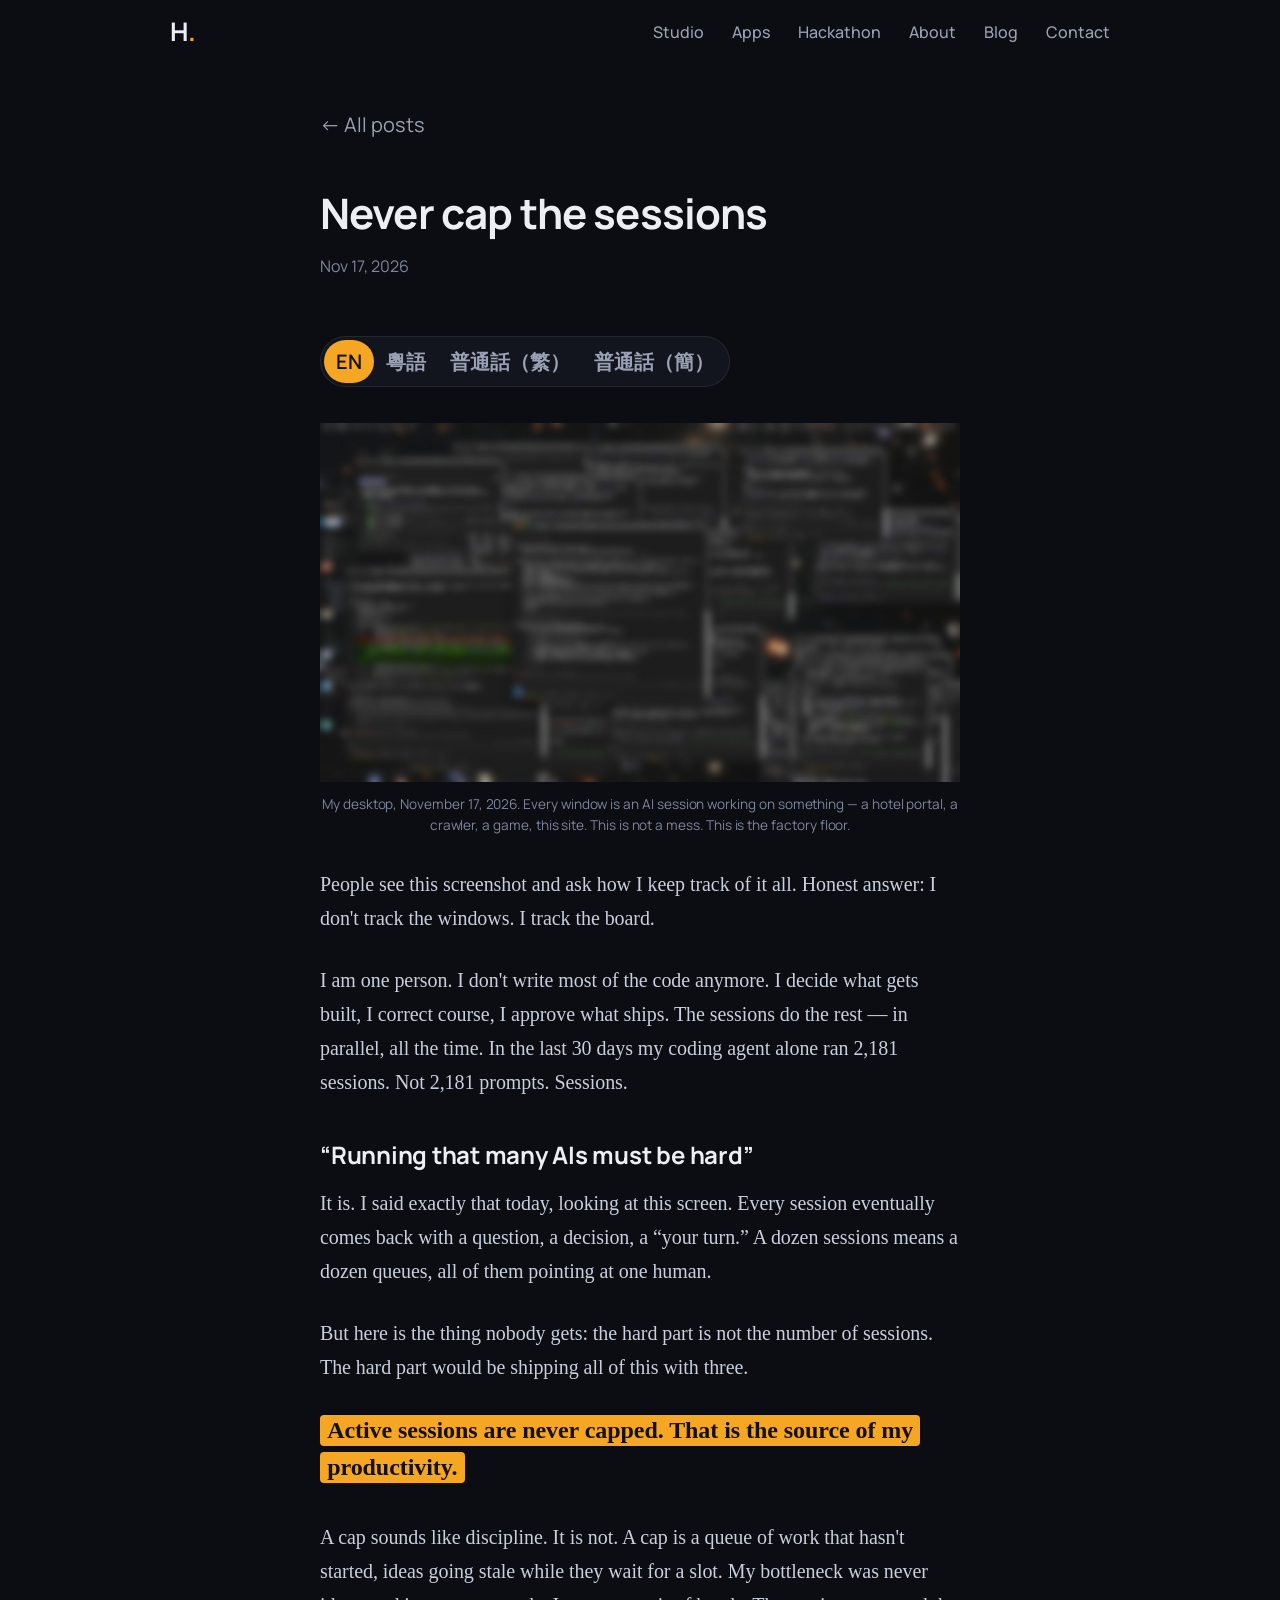
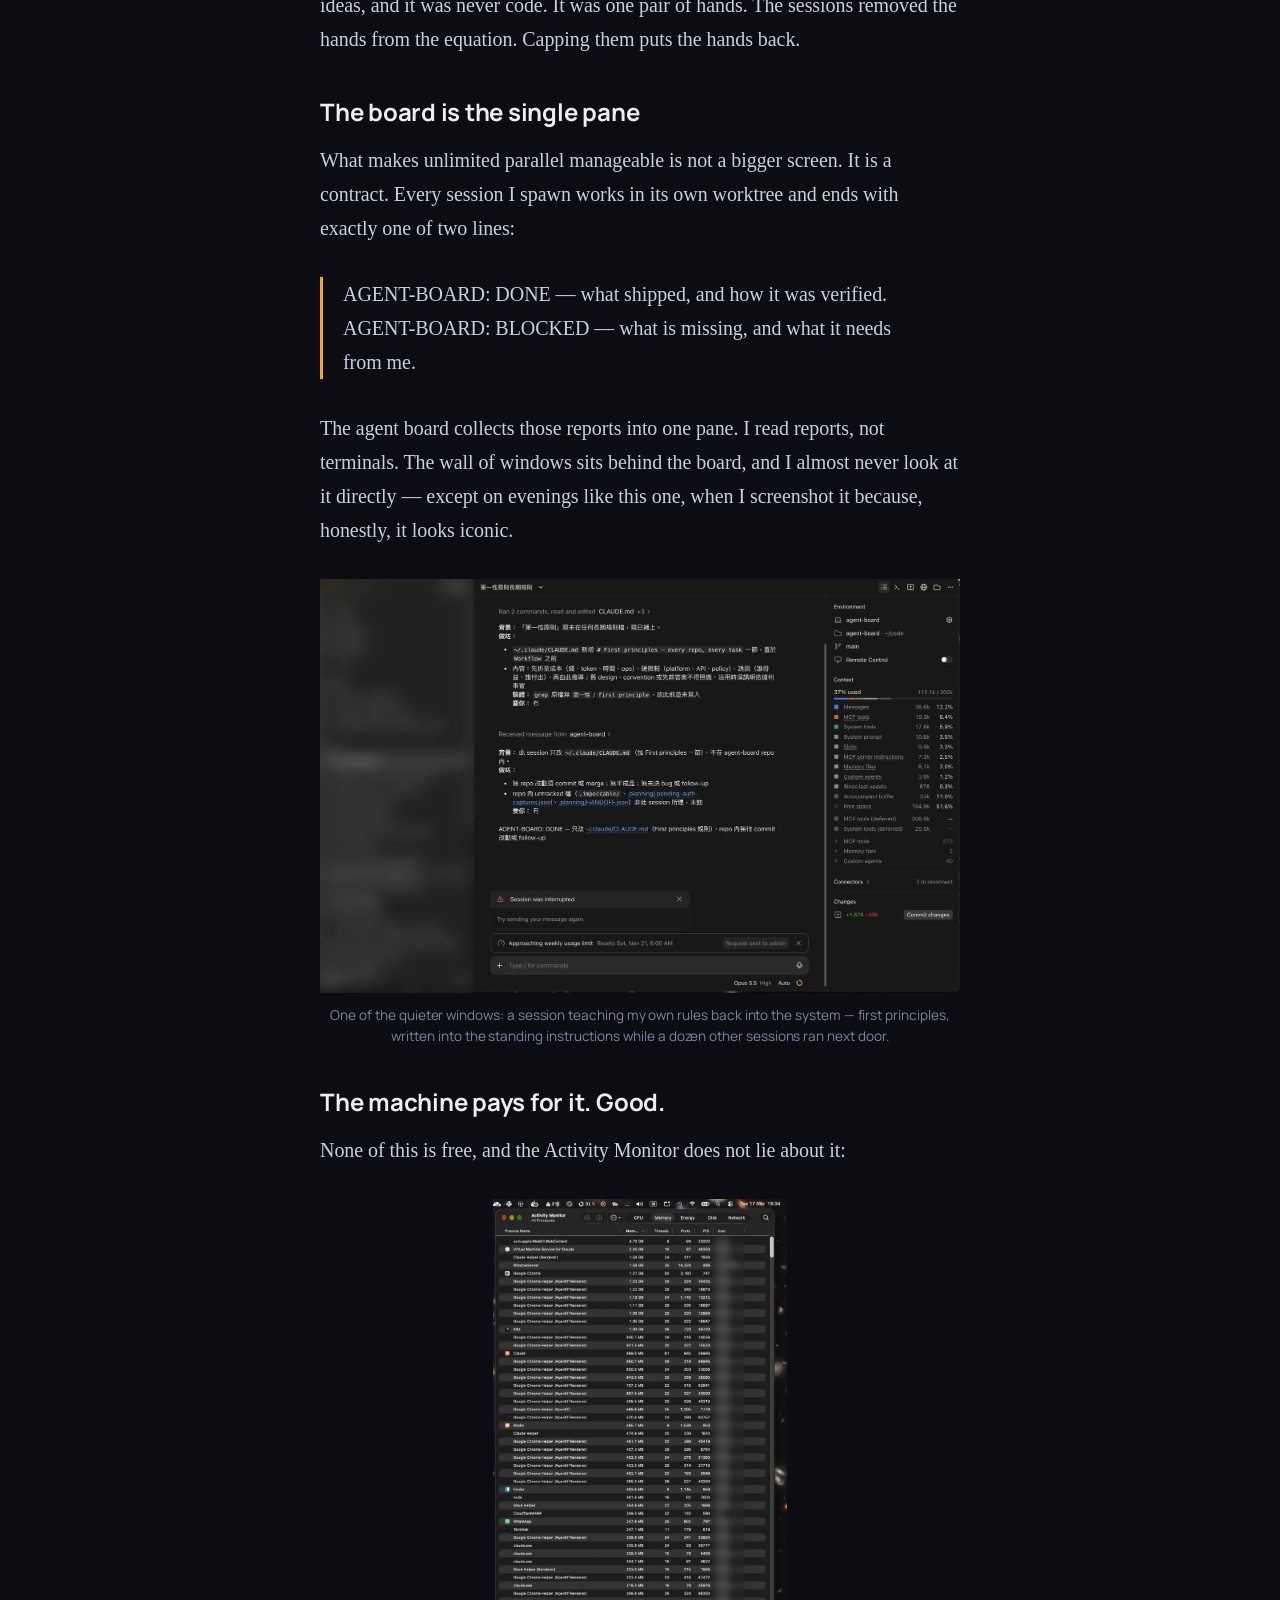
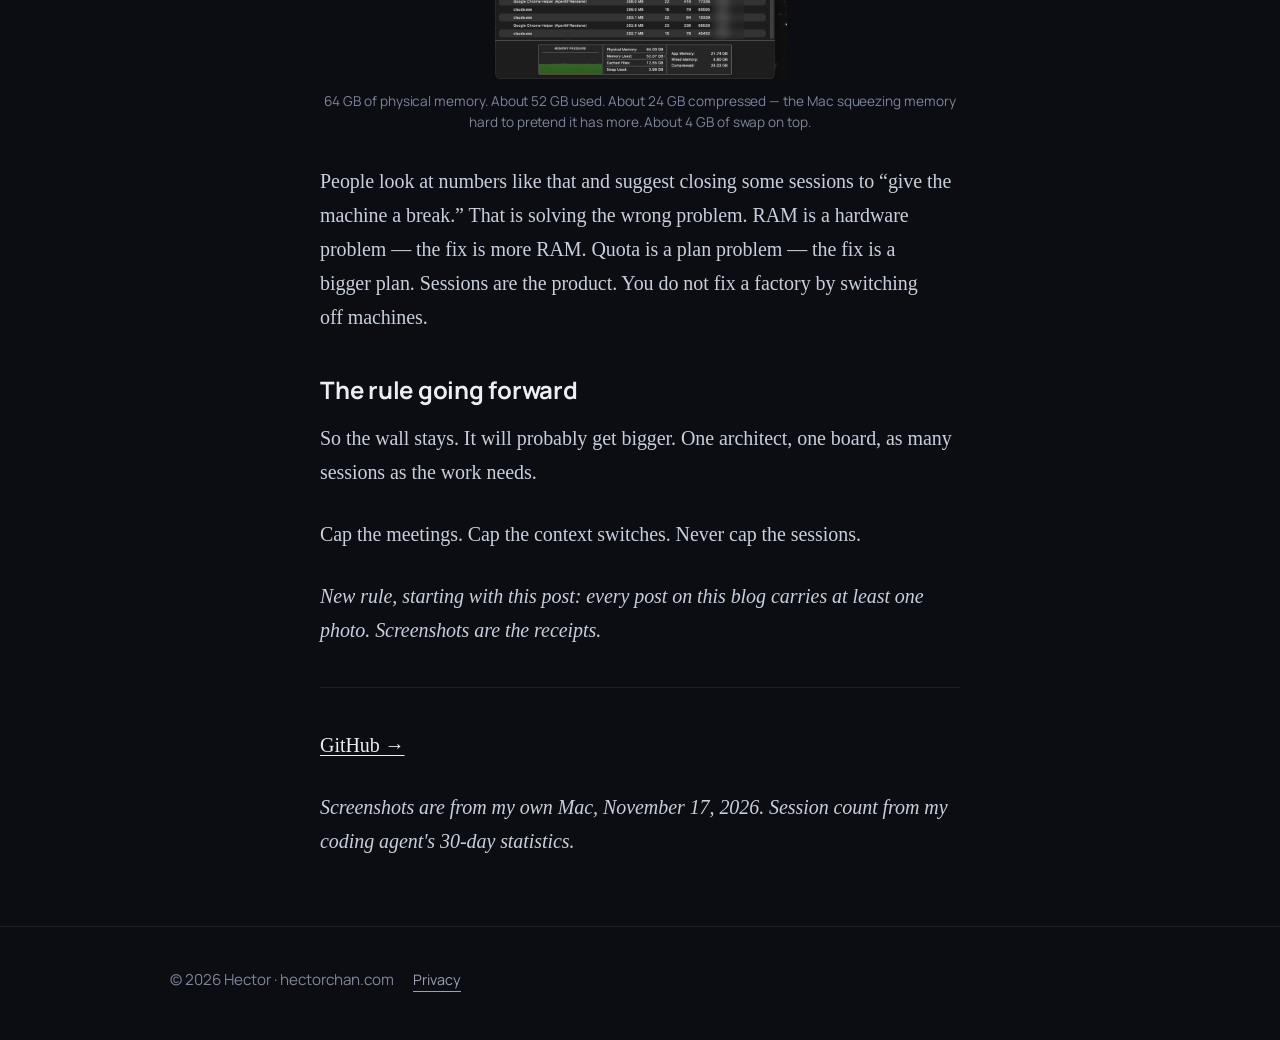
<file: blog/never-cap-the-sessions.html>
<!DOCTYPE html>
<html lang="en" data-title-en="Never Cap the Sessions &amp;mdash; Hector" data-title-yue="Sessions 永遠唔封頂 — Hector" data-title-cmn="Sessions 永遠不設上限 — Hector" data-title-cmns="Sessions 永远不设上限 — Hector">
<head>
<meta charset="utf-8">
<meta name="viewport" content="width=device-width, initial-scale=1">
<title>Never Cap the Sessions &mdash; Hector</title>
<meta name="description" content="My desktop on a normal evening: a wall of AI sessions, 52 GB of RAM gone, 2,181 sessions in 30 days. People say running that many AIs is hard. It is. The answer is not fewer sessions.">
<meta property="og:title" content="Never cap the sessions">
<meta property="og:description" content="My desktop on a normal evening: a wall of AI sessions, 52 GB of RAM gone, 2,181 sessions in 30 days. People say running that many AIs is hard. It is. The answer is not fewer sessions.">
<meta property="og:type" content="article">
<meta property="og:url" content="https://hectorchan.com/blog/never-cap-the-sessions.html">
<meta property="og:image" content="https://hectorchan.com/assets/avatar.png">
<link rel="canonical" href="https://hectorchan.com/blog/never-cap-the-sessions.html">
<meta name="robots" content="index, follow">
<meta name="twitter:card" content="summary">
<meta name="twitter:image" content="https://hectorchan.com/assets/avatar.png">
<link rel="icon" type="image/png" href="/assets/avatar.png">
<link rel="preconnect" href="https://fonts.googleapis.com">
<link rel="preconnect" href="https://fonts.gstatic.com" crossorigin>
<link href="https://fonts.googleapis.com/css2?family=Manrope:wght@400;500;600;700&display=swap" rel="stylesheet">
<link rel="stylesheet" href="/styles.css?v=9">
</head>
<body>
<a class="skip-link" href="#main">Skip to content</a>

<nav class="nav" id="nav">
  <div class="wrap nav-inner">
    <a class="brand" href="/">H<span class="accent">.</span></a>
    <button class="menu-btn" id="menuBtn" aria-label="Menu" aria-controls="navLinks" aria-expanded="false">
      <span></span><span></span><span></span>
    </button>
    <div class="nav-links" id="navLinks">
      <a href="/#studio">Studio</a>
      <a href="/#work">Apps</a>
      <a href="/#hackathon">Hackathon</a>
      <a href="/#about">About</a>
      <a href="/blog/">Blog</a>
      <a href="/#contact">Contact</a>
    </div>
  </div>
</nav>

<main id="main">
  <article class="section post-head">
    <div class="wrap narrow">
      <a class="back-link" href="/blog/">&larr; All posts</a>
      <h1 class="i18n-en">Never cap the sessions</h1><h1 class="i18n-yue" hidden>Sessions 永遠唔封頂</h1><h1 class="i18n-cmn" hidden>Sessions 永遠不設上限</h1><h1 class="i18n-cmns" hidden>Sessions 永远不设上限</h1>
      <p class="post-meta"><time datetime="2026-11-17"><span class="i18n-en">Nov 17, 2026</span><span class="i18n-yue" hidden>2026 年 11 月 17 日</span><span class="i18n-cmn" hidden>2026 年 11 月 17 日</span><span class="i18n-cmns" hidden>2026 年 11 月 17 日</span></time></p>
      <div class="lang-switch" role="group" aria-label="Language"><button type="button" data-lang="en" aria-pressed="true">EN</button><button type="button" data-lang="yue" aria-pressed="false">粵語</button><button type="button" data-lang="cmn" aria-pressed="false">普通話（繁）</button><button type="button" data-lang="cmns" aria-pressed="false">普通話（簡）</button></div>
<div class="prose i18n-en">
        <figure class="photo">
          <img src="/blog/img/sessions-wall.jpg" alt="A Mac desktop covered in overlapping terminal windows, each one an AI coding session at work" width="1600" height="899" />
          <figcaption>My desktop, November 17, 2026. Every window is an AI session working on something — a hotel portal, a crawler, a game, this site. This is not a mess. This is the factory floor.</figcaption>
        </figure>
        <p>People see this screenshot and ask how I keep track of it all. Honest answer: I don't track the windows. I track the board.</p>
        <p>I am one person. I don't write most of the code anymore. I decide what gets built, I correct course, I approve what ships. The sessions do the rest — in parallel, all the time. In the last 30 days my coding agent alone ran 2,181 sessions. Not 2,181 prompts. Sessions.</p>
        <h2>“Running that many AIs must be hard”</h2>
        <p>It is. I said exactly that today, looking at this screen. Every session eventually comes back with a question, a decision, a “your turn.” A dozen sessions means a dozen queues, all of them pointing at one human.</p>
        <p>But here is the thing nobody gets: the hard part is not the number of sessions. The hard part would be shipping all of this with three.</p>
        <p class="core-phrase"><mark>Active sessions are never capped. That is the source of my productivity.</mark></p>
        <p>A cap sounds like discipline. It is not. A cap is a queue of work that hasn't started, ideas going stale while they wait for a slot. My bottleneck was never ideas, and it was never code. It was one pair of hands. The sessions removed the hands from the equation. Capping them puts the hands back.</p>
        <h2>The board is the single pane</h2>
        <p>What makes unlimited parallel manageable is not a bigger screen. It is a contract. Every session I spawn works in its own worktree and ends with exactly one of two lines:</p>
        <blockquote>
          <p>AGENT-BOARD: DONE — what shipped, and how it was verified.<br />AGENT-BOARD: BLOCKED — what is missing, and what it needs from me.</p>
        </blockquote>
        <p>The agent board collects those reports into one pane. I read reports, not terminals. The wall of windows sits behind the board, and I almost never look at it directly — except on evenings like this one, when I screenshot it because, honestly, it looks iconic.</p>
        <figure class="photo">
          <img src="/blog/img/claude-app-context.jpg" alt="The Claude app open on a session about first-principles rules, with the context panel showing usage" width="1600" height="1035" loading="lazy" />
          <figcaption>One of the quieter windows: a session teaching my own rules back into the system — first principles, written into the standing instructions while a dozen other sessions ran next door.</figcaption>
        </figure>
        <h2>The machine pays for it. Good.</h2>
        <p>None of this is free, and the Activity Monitor does not lie about it:</p>
        <figure class="photo">
          <img src="/blog/img/activity-monitor-memory.jpg" alt="Activity Monitor memory view: 64 GB physical memory, about 52 GB used, about 24 GB compressed, about 4 GB swap used" width="1600" height="2615" loading="lazy" />
          <figcaption>64 GB of physical memory. About 52 GB used. About 24 GB compressed — the Mac squeezing memory hard to pretend it has more. About 4 GB of swap on top.</figcaption>
        </figure>
        <p>People look at numbers like that and suggest closing some sessions to “give the machine a break.” That is solving the wrong problem. RAM is a hardware problem — the fix is more RAM. Quota is a plan problem — the fix is a bigger plan. Sessions are the product. You do not fix a factory by switching off machines.</p>
        <h2>The rule going forward</h2>
        <p>So the wall stays. It will probably get bigger. One architect, one board, as many sessions as the work needs.</p>
        <p>Cap the meetings. Cap the context switches. Never cap the sessions.</p>
        <p><em>New rule, starting with this post: every post on this blog carries at least one photo. Screenshots are the receipts.</em></p>
        <hr>
        <p><a href="https://github.com/hectorchanht" target="_blank" rel="noopener">GitHub →</a></p>
        <p><em>Screenshots are from my own Mac, November 17, 2026. Session count from my coding agent's 30-day statistics.</em></p>
      
      </div><div class="prose i18n-yue" hidden>
<figure class="photo">
<img alt="一部 Mac 嘅 desktop，鋪滿重疊嘅 terminal windows，每個都係一個做緊嘢嘅 AI coding session" height="899" src="/blog/img/sessions-wall.jpg" width="1600"/>
<figcaption>我個 desktop，2026 年 11 月 17 號。每個 window 都係一個 AI session 做緊嘢 — 一個酒店 portal、一個 crawler、一個 game、呢個網站。呢啲唔係亂，呢啲係工廠地面。</figcaption>
</figure>
<p>人哋見到呢張截圖，就問我點樣跟得晒。老實答：我唔係跟 window，我跟嘅係 board。</p>
<p>我得一個人。我已經唔再寫大部分 code。我決定起咩、我修正方向、我批准出貨。Sessions 做埋其餘嘅嘢 — 並行咁做，冇停過。過去 30 日，淨係我個 coding agent 就行咗 2,181 個 sessions。唔係 2,181 個 prompts，係 sessions。</p>
<h2>「同時行咁多 AI 一定好難」</h2>
<p>係難。我今日望住呢個畫面，講嘅正正就係呢句。每個 session 到最後都會返嚟，帶住一個問題、一個決定、一句「到你啦」。十幾個 sessions，就係十幾條 queue，全部指向同一個人。</p>
<p>但冇人明嘅係：難嘅唔係 sessions 嘅數量。難嘅係要用三個 sessions，出晒呢度全部貨。</p>
<p class="core-phrase"><mark>Active sessions 永遠唔封頂。呢個就係我生產力嘅來源。</mark></p>
<p>封頂聽落好似紀律，其實唔係。封頂只係一條未開工嘅 queue，啲諗法等緊個位，等到過期。我嘅 bottleneck 從來唔係諗法，亦唔係 code，係得一對手。Sessions 將雙手移出咗成條方程式。封頂佢哋，就係將雙手放返入去。</p>
<h2>Board 就係嗰塊總覽板</h2>
<p>等無限並行變得管理得到嘅，唔係一塊更大嘅螢幕，係一份合約。我開嘅每個 session 都喺自己嘅 worktree 入面做嘢，最後只會交返兩句說話其中一句：</p>
<blockquote>
<p>AGENT-BOARD: DONE — 出咗咩貨，點樣驗證。<br/>AGENT-BOARD: BLOCKED — 爭啲咩，需要我畀啲咩。</p>
</blockquote>
<p>Agent board 將呢啲報告收埋入同一塊板。我睇報告，唔睇 terminal。嗰牆 window 喺 board 後面，我幾乎唔會直接望佢 — 除咗好似今晚咁，截低佢，因為老實講，個畫面真係好 iconic。</p>
<figure class="photo">
<img alt="Claude app 開住一個講第一性原則規則嘅 session，側邊 context panel 顯示用量" height="1035" loading="lazy" src="/blog/img/claude-app-context.jpg" width="1600"/>
<figcaption>其中一個靜啲嘅 window：一個 session 將我自己嘅規則教返入個系統 — 第一性原則，喺隔籬十幾個 sessions 行緊嗰陣，寫入常設指令。</figcaption>
</figure>
<h2>部機要埋單。好，應該嘅。</h2>
<p>呢一切都唔係免費，Activity Monitor 唔會講大話：</p>
<figure class="photo">
<img alt="Activity Monitor 記憶體畫面：64 GB 實體記憶體，用咗大約 52 GB，壓縮咗大約 24 GB，swap 用咗大約 4 GB" height="2615" loading="lazy" src="/blog/img/activity-monitor-memory.jpg" width="1600"/>
<figcaption>64 GB 實體記憶體。用咗大約 52 GB。壓縮咗大約 24 GB — 部 Mac 狠狠哋壓縮記憶體，扮自己有更多。大約 4 GB swap 喺上面。</figcaption>
</figure>
<p>人哋見到啲咁嘅數字，就會提議閂咗啲 sessions，等部機「抖下」。咁係解決錯咗個問題。RAM 係硬件問題 — 解法係加 RAM。Quota 係 plan 問題 — 解法係升 plan。Sessions 先係產品。你唔會閂工廠啲機嚟修間工廠。</p>
<h2>以後嘅規則</h2>
<p>所以嗰牆會留低。好可能仲會越嚟越大。一個 architect、一塊 board，工作需要幾多 sessions 就開幾多。</p>
<p>Meetings 可以封頂。Context switches 可以封頂。Sessions，永遠唔封頂。</p>
<p><em>呢篇開始，新規則：呢個 blog 每篇文最少有一張相。截圖就係收據。</em></p>
<hr/>
<p><a href="https://github.com/hectorchanht" rel="noopener" target="_blank">GitHub →</a></p>
<p><em>截圖嚟自我部 Mac，2026 年 11 月 17 號。Session 數字嚟自我 coding agent 嘅 30 日統計。</em></p>
</div><div class="prose i18n-cmn" hidden>
<figure class="photo">
<img alt="一台 Mac 的桌面布滿重疊的終端機視窗，每個視窗都是一個正在工作的 AI coding session" height="899" src="/blog/img/sessions-wall.jpg" width="1600"/>
<figcaption>我的桌面，2026 年 11 月 17 日。每個視窗都是一個正在處理某件事的 AI session——一個飯店入口網站、一個爬蟲、一個遊戲、這個網站。這不是混亂。這是工廠的生產現場。</figcaption>
</figure>
<p>人們看到這張截圖，就問我如何追蹤這一切。誠實的答案是：我不追蹤視窗。我追蹤的是 board。</p>
<p>我只有一個人。我已經不再親自撰寫大部分的程式碼。我決定要打造什麼、修正方向、核准出貨的內容。其餘的事由 sessions 完成——平行進行、無時無刻。在過去 30 天，光是我的 coding agent 就跑了 2,181 個 sessions。不是 2,181 個 prompts。是 sessions。</p>
<h2>「同時跑這麼多 AI 一定很難」</h2>
<p>確實很難。今天看著這個畫面，我說的正是這句話。每個 session 最後都會回來，帶著一個問題、一個決定、一句「輪到你了」。十幾個 sessions，就代表十幾條佇列，全部指向同一個人。</p>
<p>但沒人理解的是：困難的部分不是 sessions 的數量。困難的部分，是只用三個 sessions 把這一切全部出貨。</p>
<p class="core-phrase"><mark>進行中的 sessions 永遠不設上限。這是我生產力的來源。</mark></p>
<p>設上限聽起來像紀律。其實不是。上限是一條尚未開始的工作佇列，是那些想法在等待空位時逐漸過期。我的瓶頸從來不是想法，也從來不是程式碼。是只有一雙手。Sessions 把雙手從方程式中移除了。給它們設上限，就是把雙手放回去。</p>
<h2>Board 就是那塊單一面板</h2>
<p>讓無限平行運作變得可管理的，不是一塊更大的螢幕。是一份約定。我啟動的每個 session 都在自己的 worktree 中工作，並以兩行文字的其中一行作結：</p>
<blockquote>
<p>AGENT-BOARD: DONE — 出了什麼貨，以及它如何被驗證。<br/>AGENT-BOARD: BLOCKED — 缺少什麼，以及它需要我提供什麼。</p>
</blockquote>
<p>Agent board 把這些報告彙整到同一塊面板。我讀的是報告，不是終端機。那面視窗牆就位於 board 後方，我幾乎從不直接看它——除了像今晚這樣的夜晚，我會把它截圖下來，因為老實說，那畫面實在太經典了。</p>
<figure class="photo">
<img alt="Claude app 開著一個討論第一性原則規則的 session，context panel 顯示使用量" height="1035" loading="lazy" src="/blog/img/claude-app-context.jpg" width="1600"/>
<figcaption>其中一個比較安靜的視窗：一個 session 把我自己的規則教回系統裡——第一性原則，在隔壁有十幾個其他 sessions 同時運行的時候，被寫入常設指示之中。</figcaption>
</figure>
<h2>機器為此付出代價。很好。</h2>
<p>這一切都不是免費的，而 Activity Monitor 不會說謊：</p>
<figure class="photo">
<img alt="Activity Monitor 的記憶體檢視：64 GB 實體記憶體，約 52 GB 已使用，約 24 GB 已壓縮，約 4 GB swap 已使用" height="2615" loading="lazy" src="/blog/img/activity-monitor-memory.jpg" width="1600"/>
<figcaption>64 GB 的實體記憶體。約 52 GB 已使用。約 24 GB 被壓縮——Mac 用力壓縮記憶體，假裝自己擁有更多。大約 4 GB 的 swap 在其之上。</figcaption>
</figure>
<p>人們看到這樣的數字，就會建議關掉一些 sessions，讓機器「喘口氣」。那是解決錯了問題。RAM 是硬體問題——解法是更多 RAM。配額是方案問題——解法是更大的方案。Sessions 才是產品。你不會靠關掉機器來修理工廠。</p>
<h2>今後的規則</h2>
<p>所以那面牆會留下來。它很可能還會變得更大。一位架構師、一塊 board、工作需要多少 sessions 就用多少。</p>
<p>會議可以設上限。上下文切換可以設上限。Sessions，永遠不設上限。</p>
<p><em>從這篇文章開始的新規則：這個 blog 的每一篇文章都至少帶一張照片。截圖就是收據。</em></p>
<hr/>
<p><a href="https://github.com/hectorchanht" rel="noopener" target="_blank">GitHub →</a></p>
<p><em>截圖來自我的 Mac，2026 年 11 月 17 日。Session 數量來自我的 coding agent 的 30 天統計。</em></p>
</div><div class="prose i18n-cmns" hidden>
<figure class="photo">
<img alt="一台 Mac 的桌面布满重叠的终端机视窗，每个视窗都是一个正在工作的 AI coding session" height="899" src="/blog/img/sessions-wall.jpg" width="1600"/>
<figcaption>我的桌面，2026 年 11 月 17 日。每个视窗都是一个正在处理某件事的 AI session——一个饭店门户网站、一个爬虫、一个游戏、这个网站。这不是混乱。这是工厂的生产现场。</figcaption>
</figure>
<p>人们看到这张截图，就问我如何追踪这一切。诚实的答案是：我不追踪视窗。我追踪的是 board。</p>
<p>我只有一个人。我已经不再亲自撰写大部分的程序码。我决定要打造什么、修正方向、核准出货的内容。其余的事由 sessions 完成——并行进行、无时无刻。在过去 30 天，光是我的 coding agent 就跑了 2,181 个 sessions。不是 2,181 个 prompts。是 sessions。</p>
<h2>「同时跑这么多 AI 一定很难」</h2>
<p>确实很难。今天看着这个画面，我说的正是这句话。每个 session 最后都会回来，带着一个问题、一个决定、一句「轮到你了」。十几个 sessions，就代表十几条队列，全部指向同一个人。</p>
<p>但没人理解的是：困难的部分不是 sessions 的数量。困难的部分，是只用三个 sessions 把这一切全部出货。</p>
<p class="core-phrase"><mark>进行中的 sessions 永远不设上限。这是我生产力的来源。</mark></p>
<p>设上限听起来像纪律。其实不是。上限是一条尚未开始的工作队列，是那些想法在等待空位时逐渐过期。我的瓶颈从来不是想法，也从来不是程序码。是只有一双手。Sessions 把双手从方程式中移除了。给它们设上限，就是把双手放回去。</p>
<h2>Board 就是那块单一面板</h2>
<p>让无限并行运作变得可管理的，不是一块更大的显示屏。是一份约定。我激活的每个 session 都在自己的 worktree 中工作，并以两行文本的其中一行作结：</p>
<blockquote>
<p>AGENT-BOARD: DONE — 出了什么货，以及它如何被验证。<br/>AGENT-BOARD: BLOCKED — 缺少什么，以及它需要我提供什么。</p>
</blockquote>
<p>Agent board 把这些报告汇整到同一块面板。我读的是报告，不是终端机。那面视窗墙就位于 board 后方，我几乎从不直接看它——除了像今晚这样的夜晚，我会把它截图下来，因为老实说，那画面实在太经典了。</p>
<figure class="photo">
<img alt="Claude app 开着一个讨论第一性原则规则的 session，context panel 显示使用量" height="1035" loading="lazy" src="/blog/img/claude-app-context.jpg" width="1600"/>
<figcaption>其中一个比较安静的视窗：一个 session 把我自己的规则教回系统里——第一性原则，在隔壁有十几个其他 sessions 同时运行的时候，被写入常设指示之中。</figcaption>
</figure>
<h2>机器为此付出代价。很好。</h2>
<p>这一切都不是免费的，而 Activity Monitor 不会说谎：</p>
<figure class="photo">
<img alt="Activity Monitor 的内存视图：64 GB 物理内存，约 52 GB 已使用，约 24 GB 已压缩，约 4 GB swap 已使用" height="2615" loading="lazy" src="/blog/img/activity-monitor-memory.jpg" width="1600"/>
<figcaption>64 GB 的物理内存。约 52 GB 已使用。约 24 GB 被压缩——Mac 用力压缩内存，假装自己拥有更多。大约 4 GB 的 swap 在其之上。</figcaption>
</figure>
<p>人们看到这样的数字，就会建议关掉一些 sessions，让机器「喘口气」。那是解决错了问题。RAM 是硬件问题——解法是更多 RAM。配额是方案问题——解法是更大的方案。Sessions 才是产品。你不会靠关掉机器来修理工厂。</p>
<h2>今后的规则</h2>
<p>所以那面墙会留下来。它很可能还会变得更大。一位架构师、一块 board、工作需要多少 sessions 就用多少。</p>
<p>会议可以设上限。上下文切换可以设上限。Sessions，永远不设上限。</p>
<p><em>从这篇文章开始的新规则：这个 blog 的每一篇文章都至少带一张照片。截图就是收据。</em></p>
<hr/>
<p><a href="https://github.com/hectorchanht" rel="noopener" target="_blank">GitHub →</a></p>
<p><em>截图来自我的 Mac，2026 年 11 月 17 日。Session 数量来自我的 coding agent 的 30 天统计。</em></p>
</div>
    </div>
  </article>
</main>

<footer>
  <div class="wrap">
    <p>&copy; 2026 Hector &middot; hectorchan.com</p>
    <p><a class="legal" href="/privacy.html">Privacy</a></p>
  </div>
</footer>

<script src="/app.js?v=3" defer></script>
<script src="/blog/lang.js" defer></script>
</body>
</html>
</file>
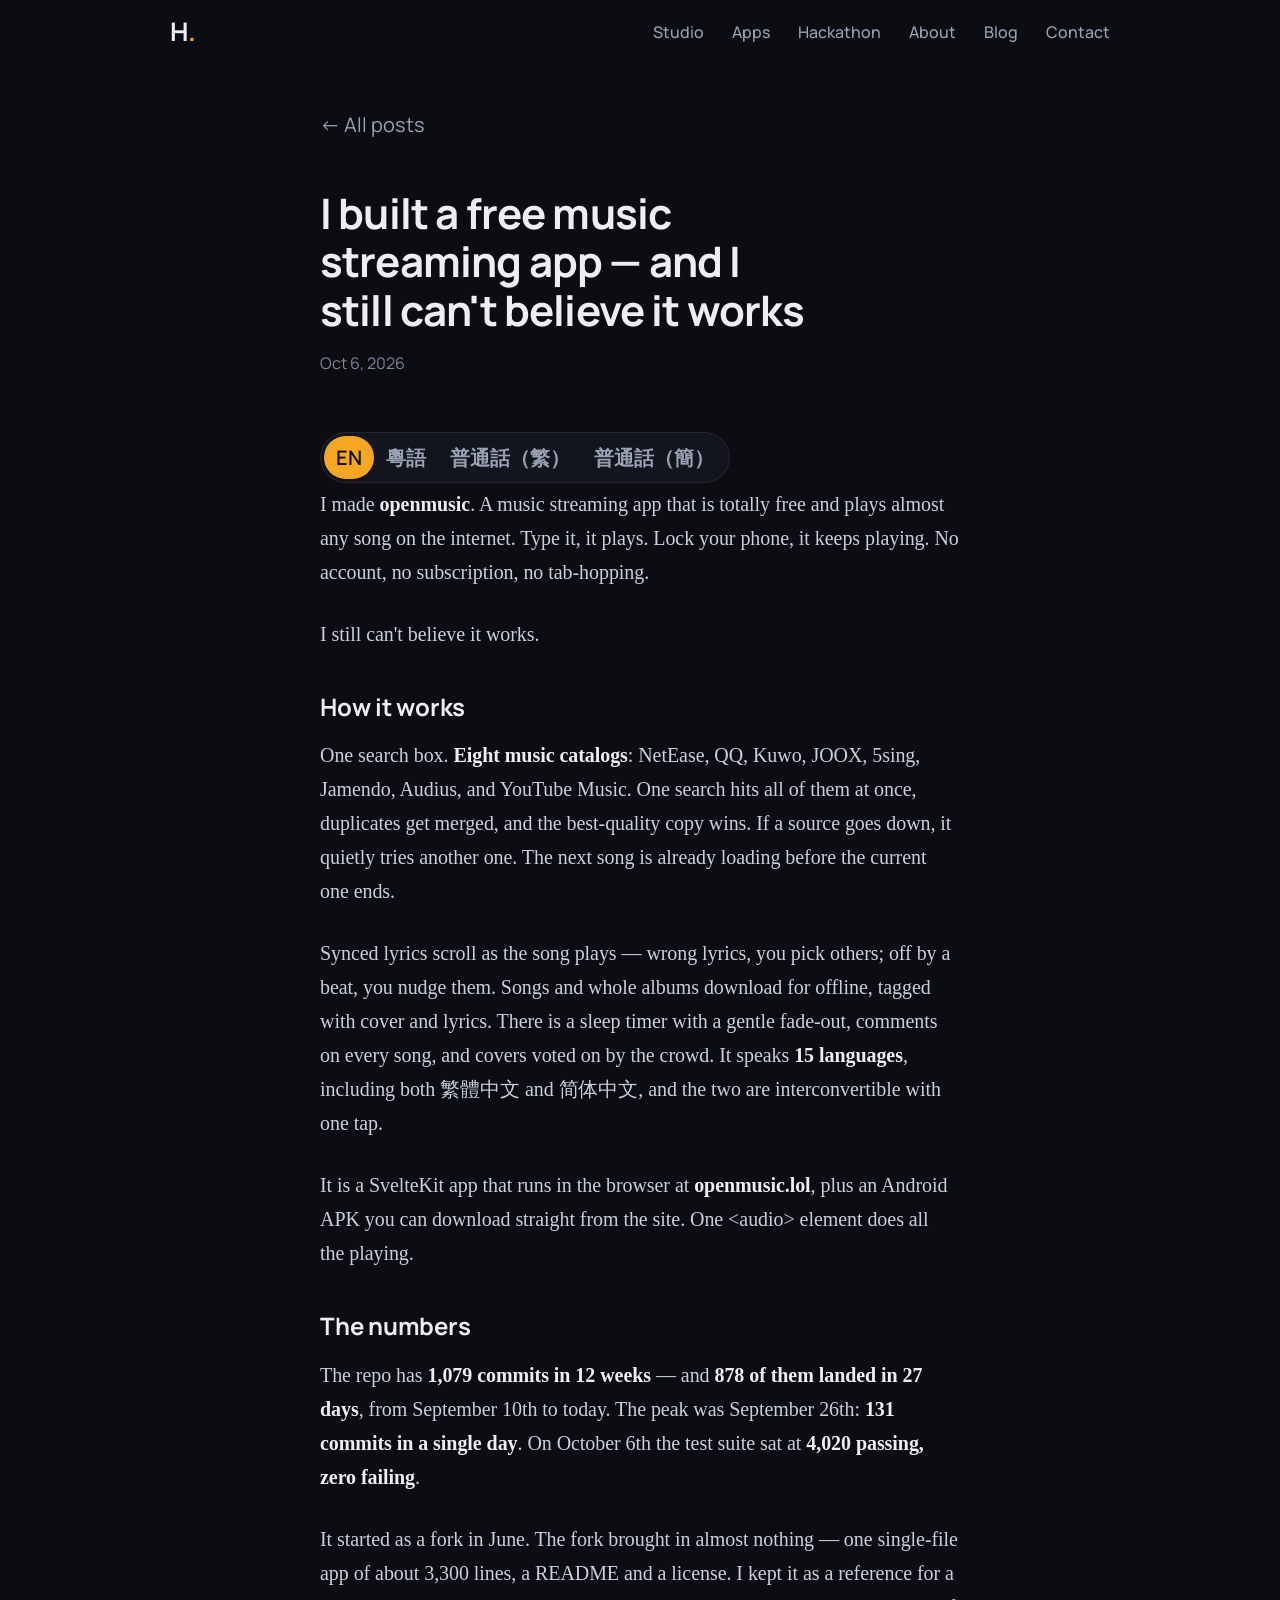
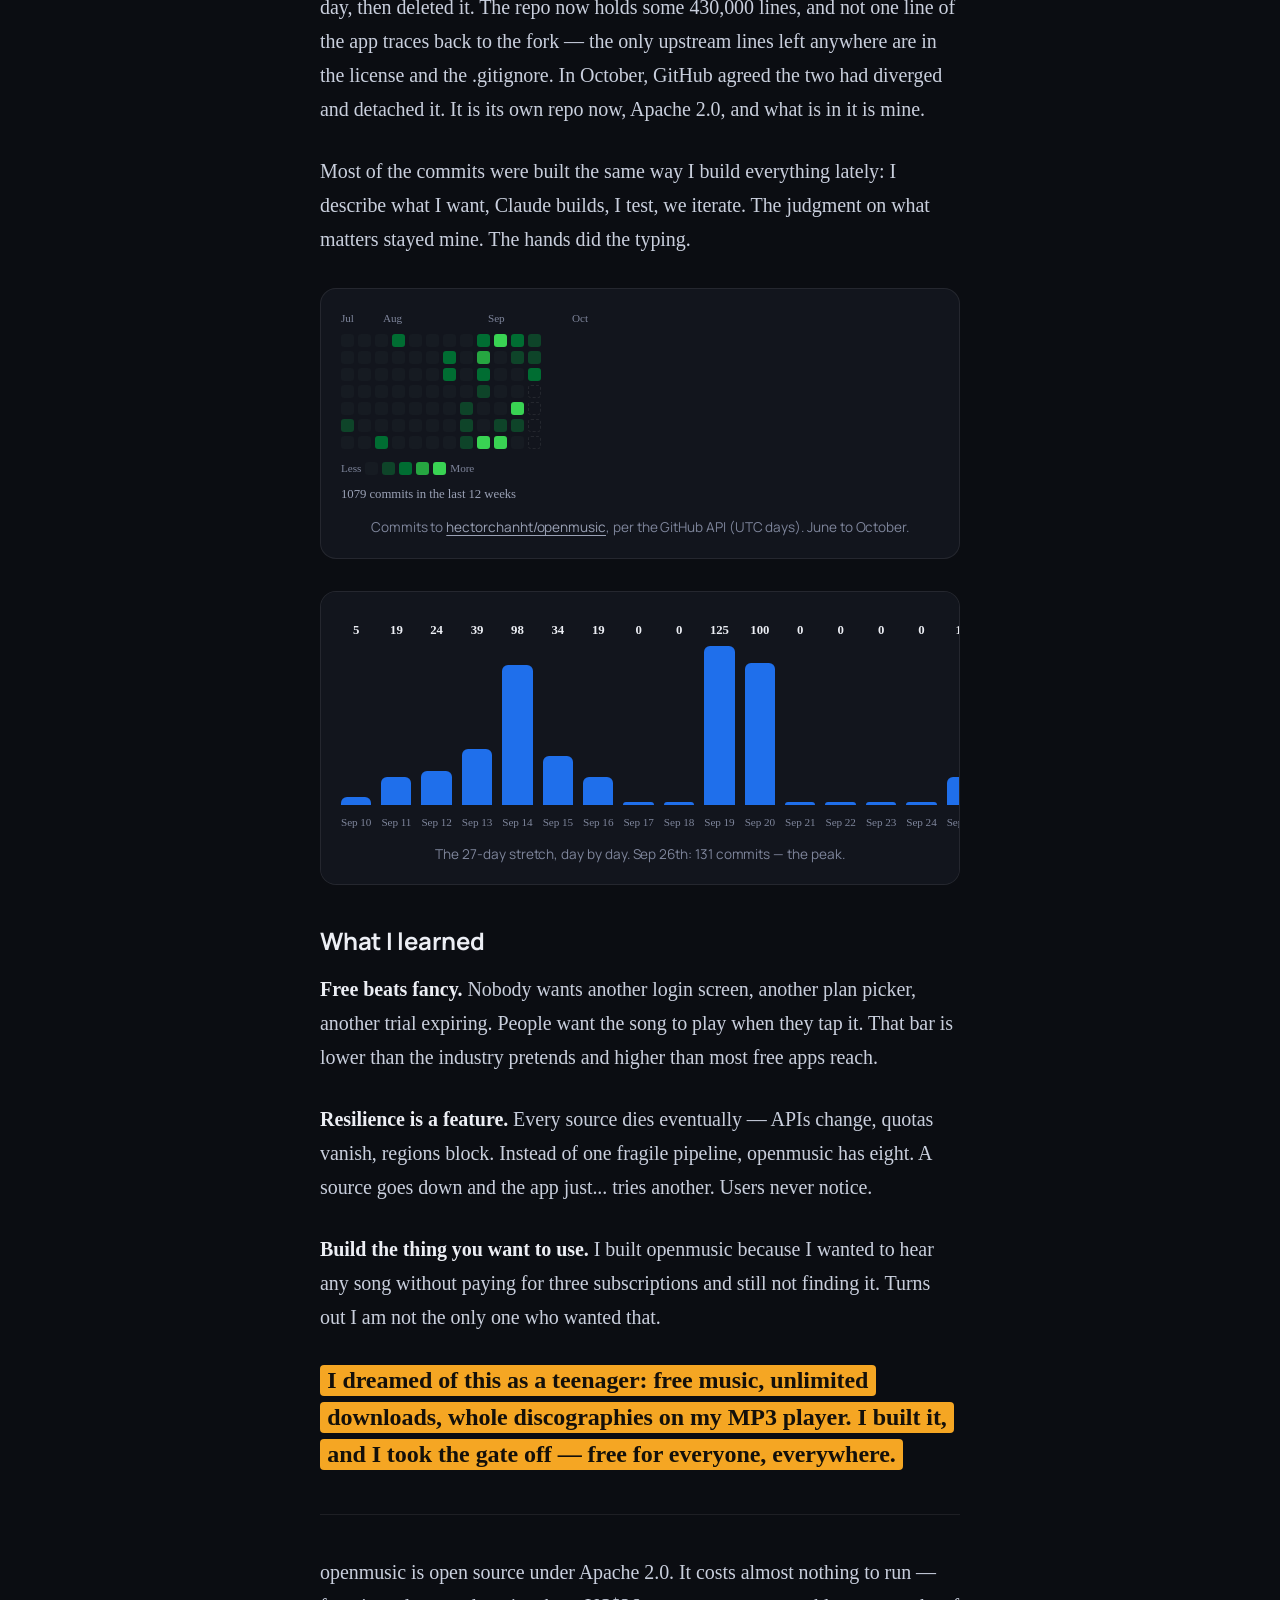
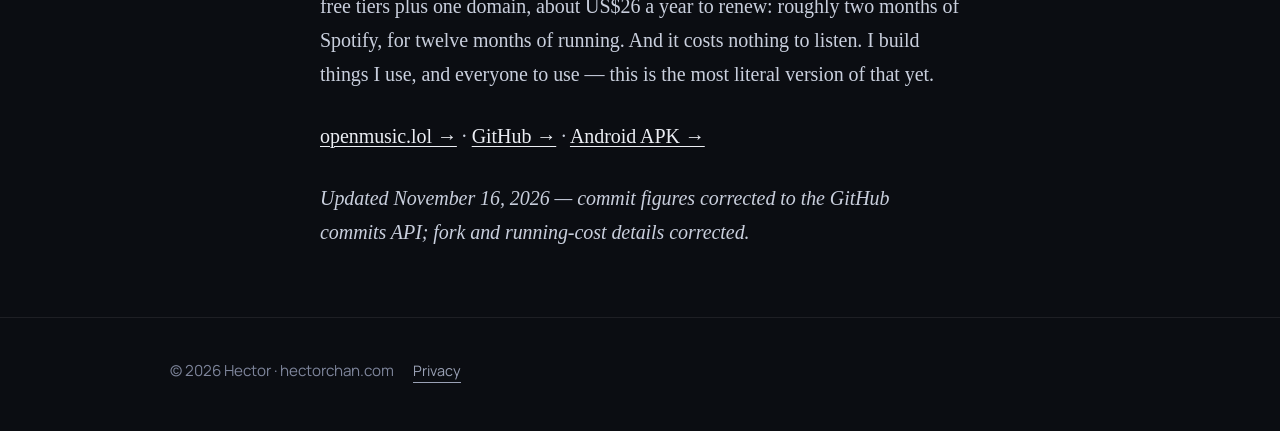
<file: blog/openmusic.html>
<!DOCTYPE html>
<html lang="en" data-title-en="I built a free music streaming app &amp;mdash; and I still can't believe it works &amp;mdash; Hector" data-title-yue="我整咗個免費音樂串流 app — 到而家都唔敢相信佢真係得 — Hector" data-title-cmn="我做了一個免費音樂串流 app — 到現在還不敢相信它真的能用 — Hector" data-title-cmns="我做了一个免费音乐串流 app — 到现在还不敢相信它真的能用 — Hector">
<head>
<meta charset="utf-8">
<meta name="viewport" content="width=device-width, initial-scale=1">
<title>I built a free music streaming app &mdash; and I still can't believe it works &mdash; Hector</title>
<meta name="description" content="openmusic: one search box across eight music catalogs. Type almost any song, it plays. Free, no account.">
<meta property="og:title" content="I built a free music streaming app &mdash; and I still can't believe it works">
<meta property="og:description" content="openmusic: one search box across eight music catalogs. Type almost any song, it plays. Free, no account.">
<meta property="og:type" content="article">
<meta property="og:url" content="https://hectorchan.com/blog/openmusic.html">
<meta property="og:image" content="https://hectorchan.com/assets/avatar.png">
<link rel="canonical" href="https://hectorchan.com/blog/openmusic.html">
<meta name="robots" content="index, follow">
<meta name="twitter:card" content="summary">
<meta name="twitter:image" content="https://hectorchan.com/assets/avatar.png">
<link rel="icon" type="image/png" href="/assets/avatar.png">
<link rel="preconnect" href="https://fonts.googleapis.com">
<link rel="preconnect" href="https://fonts.gstatic.com" crossorigin>
<link href="https://fonts.googleapis.com/css2?family=Manrope:wght@400;500;600;700&display=swap" rel="stylesheet">
<link rel="stylesheet" href="/styles.css?v=9">
</head>
<body>
<a class="skip-link" href="#main">Skip to content</a>

<nav class="nav" id="nav">
  <div class="wrap nav-inner">
    <a class="brand" href="/">H<span class="accent">.</span></a>
    <button class="menu-btn" id="menuBtn" aria-label="Menu" aria-controls="navLinks" aria-expanded="false">
      <span></span><span></span><span></span>
    </button>
    <div class="nav-links" id="navLinks">
      <a href="/#studio">Studio</a>
      <a href="/#work">Apps</a>
      <a href="/#hackathon">Hackathon</a>
      <a href="/#about">About</a>
      <a href="/blog/">Blog</a>
      <a href="/#contact">Contact</a>
    </div>
  </div>
</nav>

<main id="main">
  <article class="section post-head">
    <div class="wrap narrow">
      <a class="back-link" href="/blog/">&larr; All posts</a>
      <h1 class="i18n-en">I built a free music streaming app &mdash; and I still can't believe it works</h1><h1 class="i18n-yue" hidden>我整咗個免費音樂串流 app — 到而家都唔敢相信佢真係得</h1><h1 class="i18n-cmn" hidden>我做了一個免費音樂串流 app — 到現在還不敢相信它真的能用</h1><h1 class="i18n-cmns" hidden>我做了一个免费音乐串流 app — 到现在还不敢相信它真的能用</h1>
      <p class="post-meta"><time datetime="2026-10-06"><span class="i18n-en">Oct 6, 2026</span><span class="i18n-yue" hidden>2026 年 10 月 6 日</span><span class="i18n-cmn" hidden>2026 年 10 月 6 日</span><span class="i18n-cmns" hidden>2026 年 10 月 6 日</span></time></p>
      <div class="lang-switch" role="group" aria-label="Language"><button type="button" data-lang="en" aria-pressed="true">EN</button><button type="button" data-lang="yue" aria-pressed="false">粵語</button><button type="button" data-lang="cmn" aria-pressed="false">普通話（繁）</button><button type="button" data-lang="cmns" aria-pressed="false">普通話（簡）</button></div>
<div class="prose i18n-en">
        <p>I made <strong>openmusic</strong>. A music streaming app that is totally free and plays almost any song on the internet. Type it, it plays. Lock your phone, it keeps playing. No account, no subscription, no tab-hopping.</p>
        <p>I still can't believe it works.</p>

        <h2>How it works</h2>
        <p>One search box. <strong>Eight music catalogs</strong>: NetEase, QQ, Kuwo, JOOX, 5sing, Jamendo, Audius, and YouTube Music. One search hits all of them at once, duplicates get merged, and the best-quality copy wins. If a source goes down, it quietly tries another one. The next song is already loading before the current one ends.</p>
        <p>Synced lyrics scroll as the song plays &mdash; wrong lyrics, you pick others; off by a beat, you nudge them. Songs and whole albums download for offline, tagged with cover and lyrics. There is a sleep timer with a gentle fade-out, comments on every song, and covers voted on by the crowd. It speaks <strong>15 languages</strong>, including both &#32321;&#39636;&#20013;&#25991; and &#31616;&#20307;&#20013;&#25991;, and the two are interconvertible with one tap.</p>
        <p>It is a SvelteKit app that runs in the browser at <strong>openmusic.lol</strong>, plus an Android APK you can download straight from the site. One &lt;audio&gt; element does all the playing.</p>

        <h2>The numbers</h2>
        <p>The repo has <strong>1,079 commits in 12 weeks</strong> &mdash; and <strong>878 of them landed in 27 days</strong>, from September 10th to today. The peak was September 26th: <strong>131 commits in a single day</strong>. On October 6th the test suite sat at <strong>4,020 passing, zero failing</strong>.</p>
        <p>It started as a fork in June. The fork brought in almost nothing &mdash; one single-file app of about 3,300 lines, a README and a license. I kept it as a reference for a day, then deleted it. The repo now holds some 430,000 lines, and not one line of the app traces back to the fork &mdash; the only upstream lines left anywhere are in the license and the .gitignore. In October, GitHub agreed the two had diverged and detached it. It is its own repo now, Apache 2.0, and what is in it is mine.</p>
        <p>Most of the commits were built the same way I build everything lately: I describe what I want, Claude builds, I test, we iterate. The judgment on what matters stayed mine. The hands did the typing.</p>

        <figure class="chart">
          <div class="ch-wrap" role="img" aria-label="GitHub commit heatmap">
  <div class="ch-months"><span class="ch-month">Jul</span><span class="ch-month"></span><span class="ch-month">Aug</span><span class="ch-month"></span><span class="ch-month"></span><span class="ch-month"></span><span class="ch-month"></span><span class="ch-month">Sep</span><span class="ch-month"></span><span class="ch-month"></span><span class="ch-month"></span><span class="ch-month">Oct</span></div>
  <div class="ch-grid"><div class="ch-week"><span class="ch-cell" style="background:#161b22" title="0 commits on 2026-07-19"></span><span class="ch-cell" style="background:#161b22" title="0 commits on 2026-07-20"></span><span class="ch-cell" style="background:#161b22" title="0 commits on 2026-07-21"></span><span class="ch-cell" style="background:#161b22" title="0 commits on 2026-07-22"></span><span class="ch-cell" style="background:#161b22" title="0 commits on 2026-07-23"></span><span class="ch-cell" style="background:#0e4429" title="31 commits on 2026-07-24"></span><span class="ch-cell" style="background:#161b22" title="0 commits on 2026-07-25"></span></div><div class="ch-week"><span class="ch-cell" style="background:#161b22" title="0 commits on 2026-07-26"></span><span class="ch-cell" style="background:#161b22" title="0 commits on 2026-07-27"></span><span class="ch-cell" style="background:#161b22" title="0 commits on 2026-07-28"></span><span class="ch-cell" style="background:#161b22" title="0 commits on 2026-07-29"></span><span class="ch-cell" style="background:#161b22" title="0 commits on 2026-07-30"></span><span class="ch-cell" style="background:#161b22" title="0 commits on 2026-07-31"></span><span class="ch-cell" style="background:#161b22" title="0 commits on 2026-08-01"></span></div><div class="ch-week"><span class="ch-cell" style="background:#161b22" title="0 commits on 2026-08-02"></span><span class="ch-cell" style="background:#161b22" title="0 commits on 2026-08-03"></span><span class="ch-cell" style="background:#161b22" title="0 commits on 2026-08-04"></span><span class="ch-cell" style="background:#161b22" title="0 commits on 2026-08-05"></span><span class="ch-cell" style="background:#161b22" title="0 commits on 2026-08-06"></span><span class="ch-cell" style="background:#161b22" title="0 commits on 2026-08-07"></span><span class="ch-cell" style="background:#006d32" title="40 commits on 2026-08-08"></span></div><div class="ch-week"><span class="ch-cell" style="background:#006d32" title="59 commits on 2026-08-09"></span><span class="ch-cell" style="background:#161b22" title="0 commits on 2026-08-10"></span><span class="ch-cell" style="background:#161b22" title="0 commits on 2026-08-11"></span><span class="ch-cell" style="background:#161b22" title="0 commits on 2026-08-12"></span><span class="ch-cell" style="background:#161b22" title="0 commits on 2026-08-13"></span><span class="ch-cell" style="background:#161b22" title="0 commits on 2026-08-14"></span><span class="ch-cell" style="background:#161b22" title="0 commits on 2026-08-15"></span></div><div class="ch-week"><span class="ch-cell" style="background:#161b22" title="0 commits on 2026-08-16"></span><span class="ch-cell" style="background:#161b22" title="0 commits on 2026-08-17"></span><span class="ch-cell" style="background:#161b22" title="0 commits on 2026-08-18"></span><span class="ch-cell" style="background:#161b22" title="0 commits on 2026-08-19"></span><span class="ch-cell" style="background:#161b22" title="0 commits on 2026-08-20"></span><span class="ch-cell" style="background:#161b22" title="0 commits on 2026-08-21"></span><span class="ch-cell" style="background:#161b22" title="0 commits on 2026-08-22"></span></div><div class="ch-week"><span class="ch-cell" style="background:#161b22" title="0 commits on 2026-08-23"></span><span class="ch-cell" style="background:#161b22" title="0 commits on 2026-08-24"></span><span class="ch-cell" style="background:#161b22" title="0 commits on 2026-08-25"></span><span class="ch-cell" style="background:#161b22" title="0 commits on 2026-08-26"></span><span class="ch-cell" style="background:#161b22" title="0 commits on 2026-08-27"></span><span class="ch-cell" style="background:#161b22" title="0 commits on 2026-08-28"></span><span class="ch-cell" style="background:#161b22" title="0 commits on 2026-08-29"></span></div><div class="ch-week"><span class="ch-cell" style="background:#161b22" title="0 commits on 2026-08-30"></span><span class="ch-cell" style="background:#006d32" title="35 commits on 2026-08-31"></span><span class="ch-cell" style="background:#006d32" title="36 commits on 2026-09-01"></span><span class="ch-cell" style="background:#161b22" title="0 commits on 2026-09-02"></span><span class="ch-cell" style="background:#161b22" title="0 commits on 2026-09-03"></span><span class="ch-cell" style="background:#161b22" title="0 commits on 2026-09-04"></span><span class="ch-cell" style="background:#161b22" title="0 commits on 2026-09-05"></span></div><div class="ch-week"><span class="ch-cell" style="background:#161b22" title="0 commits on 2026-09-06"></span><span class="ch-cell" style="background:#161b22" title="0 commits on 2026-09-07"></span><span class="ch-cell" style="background:#161b22" title="0 commits on 2026-09-08"></span><span class="ch-cell" style="background:#161b22" title="0 commits on 2026-09-09"></span><span class="ch-cell" style="background:#0e4429" title="5 commits on 2026-09-10"></span><span class="ch-cell" style="background:#0e4429" title="19 commits on 2026-09-11"></span><span class="ch-cell" style="background:#0e4429" title="24 commits on 2026-09-12"></span></div><div class="ch-week"><span class="ch-cell" style="background:#006d32" title="39 commits on 2026-09-13"></span><span class="ch-cell" style="background:#26a641" title="98 commits on 2026-09-14"></span><span class="ch-cell" style="background:#006d32" title="34 commits on 2026-09-15"></span><span class="ch-cell" style="background:#0e4429" title="19 commits on 2026-09-16"></span><span class="ch-cell" style="background:#161b22" title="0 commits on 2026-09-17"></span><span class="ch-cell" style="background:#161b22" title="0 commits on 2026-09-18"></span><span class="ch-cell" style="background:#39d353" title="125 commits on 2026-09-19"></span></div><div class="ch-week"><span class="ch-cell" style="background:#39d353" title="100 commits on 2026-09-20"></span><span class="ch-cell" style="background:#161b22" title="0 commits on 2026-09-21"></span><span class="ch-cell" style="background:#161b22" title="0 commits on 2026-09-22"></span><span class="ch-cell" style="background:#161b22" title="0 commits on 2026-09-23"></span><span class="ch-cell" style="background:#161b22" title="0 commits on 2026-09-24"></span><span class="ch-cell" style="background:#0e4429" title="19 commits on 2026-09-25"></span><span class="ch-cell" style="background:#39d353" title="131 commits on 2026-09-26"></span></div><div class="ch-week"><span class="ch-cell" style="background:#006d32" title="46 commits on 2026-09-27"></span><span class="ch-cell" style="background:#0e4429" title="7 commits on 2026-09-28"></span><span class="ch-cell" style="background:#161b22" title="0 commits on 2026-09-29"></span><span class="ch-cell" style="background:#161b22" title="0 commits on 2026-09-30"></span><span class="ch-cell" style="background:#39d353" title="118 commits on 2026-10-01"></span><span class="ch-cell" style="background:#0e4429" title="12 commits on 2026-10-02"></span><span class="ch-cell" style="background:#161b22" title="0 commits on 2026-10-03"></span></div><div class="ch-week"><span class="ch-cell" style="background:#0e4429" title="22 commits on 2026-10-04"></span><span class="ch-cell" style="background:#0e4429" title="20 commits on 2026-10-05"></span><span class="ch-cell" style="background:#006d32" title="40 commits on 2026-10-06"></span><span class="ch-cell ch-future"></span><span class="ch-cell ch-future"></span><span class="ch-cell ch-future"></span><span class="ch-cell ch-future"></span></div></div>
  <div class="ch-legend"><span>Less</span><span class="ch-cell" style="background:#161b22"></span><span class="ch-cell" style="background:#0e4429"></span><span class="ch-cell" style="background:#006d32"></span><span class="ch-cell" style="background:#26a641"></span><span class="ch-cell" style="background:#39d353"></span><span>More</span></div>
  <div class="ch-total">1079 commits in the last 12 weeks</div>
</div>
          <figcaption>Commits to <a href="https://github.com/hectorchanht/openmusic" target="_blank" rel="noopener">hectorchanht/openmusic</a>, per the GitHub API (UTC days). June to October.</figcaption>
        </figure>

        <figure class="chart">
          <div class="bc-wrap" role="img" aria-label="Daily commits bar chart"><div class="bc-bar"><span class="bc-count">5</span><span class="bc-fill" style="height:4%"></span><span class="bc-day">Sep 10</span></div><div class="bc-bar"><span class="bc-count">19</span><span class="bc-fill" style="height:15%"></span><span class="bc-day">Sep 11</span></div><div class="bc-bar"><span class="bc-count">24</span><span class="bc-fill" style="height:18%"></span><span class="bc-day">Sep 12</span></div><div class="bc-bar"><span class="bc-count">39</span><span class="bc-fill" style="height:30%"></span><span class="bc-day">Sep 13</span></div><div class="bc-bar"><span class="bc-count">98</span><span class="bc-fill" style="height:75%"></span><span class="bc-day">Sep 14</span></div><div class="bc-bar"><span class="bc-count">34</span><span class="bc-fill" style="height:26%"></span><span class="bc-day">Sep 15</span></div><div class="bc-bar"><span class="bc-count">19</span><span class="bc-fill" style="height:15%"></span><span class="bc-day">Sep 16</span></div><div class="bc-bar"><span class="bc-count">0</span><span class="bc-fill" style="height:0%"></span><span class="bc-day">Sep 17</span></div><div class="bc-bar"><span class="bc-count">0</span><span class="bc-fill" style="height:0%"></span><span class="bc-day">Sep 18</span></div><div class="bc-bar"><span class="bc-count">125</span><span class="bc-fill" style="height:95%"></span><span class="bc-day">Sep 19</span></div><div class="bc-bar"><span class="bc-count">100</span><span class="bc-fill" style="height:76%"></span><span class="bc-day">Sep 20</span></div><div class="bc-bar"><span class="bc-count">0</span><span class="bc-fill" style="height:0%"></span><span class="bc-day">Sep 21</span></div><div class="bc-bar"><span class="bc-count">0</span><span class="bc-fill" style="height:0%"></span><span class="bc-day">Sep 22</span></div><div class="bc-bar"><span class="bc-count">0</span><span class="bc-fill" style="height:0%"></span><span class="bc-day">Sep 23</span></div><div class="bc-bar"><span class="bc-count">0</span><span class="bc-fill" style="height:0%"></span><span class="bc-day">Sep 24</span></div><div class="bc-bar"><span class="bc-count">19</span><span class="bc-fill" style="height:15%"></span><span class="bc-day">Sep 25</span></div><div class="bc-bar bc-peak"><span class="bc-count">131</span><span class="bc-fill" style="height:100%"></span><span class="bc-day">Sep 26</span></div><div class="bc-bar"><span class="bc-count">46</span><span class="bc-fill" style="height:35%"></span><span class="bc-day">Sep 27</span></div><div class="bc-bar"><span class="bc-count">7</span><span class="bc-fill" style="height:5%"></span><span class="bc-day">Sep 28</span></div><div class="bc-bar"><span class="bc-count">0</span><span class="bc-fill" style="height:0%"></span><span class="bc-day">Sep 29</span></div><div class="bc-bar"><span class="bc-count">0</span><span class="bc-fill" style="height:0%"></span><span class="bc-day">Sep 30</span></div><div class="bc-bar"><span class="bc-count">118</span><span class="bc-fill" style="height:90%"></span><span class="bc-day">Oct 01</span></div><div class="bc-bar"><span class="bc-count">12</span><span class="bc-fill" style="height:9%"></span><span class="bc-day">Oct 02</span></div><div class="bc-bar"><span class="bc-count">0</span><span class="bc-fill" style="height:0%"></span><span class="bc-day">Oct 03</span></div><div class="bc-bar"><span class="bc-count">22</span><span class="bc-fill" style="height:17%"></span><span class="bc-day">Oct 04</span></div><div class="bc-bar"><span class="bc-count">20</span><span class="bc-fill" style="height:15%"></span><span class="bc-day">Oct 05</span></div><div class="bc-bar"><span class="bc-count">40</span><span class="bc-fill" style="height:31%"></span><span class="bc-day">Oct 06</span></div></div>
          <figcaption>The 27-day stretch, day by day. Sep 26th: 131 commits &mdash; the peak.</figcaption>
        </figure>

        <h2>What I learned</h2>
        <p><strong>Free beats fancy.</strong> Nobody wants another login screen, another plan picker, another trial expiring. People want the song to play when they tap it. That bar is lower than the industry pretends and higher than most free apps reach.</p>
        <p><strong>Resilience is a feature.</strong> Every source dies eventually &mdash; APIs change, quotas vanish, regions block. Instead of one fragile pipeline, openmusic has eight. A source goes down and the app just... tries another. Users never notice.</p>
        <p><strong>Build the thing you want to use.</strong> I built openmusic because I wanted to hear any song without paying for three subscriptions and still not finding it. Turns out I am not the only one who wanted that.</p>
        <p class="core-phrase"><mark>I dreamed of this as a teenager: free music, unlimited downloads, whole discographies on my MP3 player. I built it, and I took the gate off &mdash; free for everyone, everywhere.</mark></p>

        <hr>
        <p>openmusic is open source under Apache 2.0. It costs almost nothing to run &mdash; free tiers plus one domain, about US$26 a year to renew: roughly two months of Spotify, for twelve months of running. And it costs nothing to listen. I build things I use, and everyone to use &mdash; this is the most literal version of that yet.</p>
        <p><a href="https://openmusic.lol" target="_blank" rel="noopener">openmusic.lol &rarr;</a> &middot; <a href="https://github.com/hectorchanht/openmusic" target="_blank" rel="noopener">GitHub &rarr;</a> &middot; <a href="https://github.com/hectorchanht/openmusic/releases/latest/download/openmusic-main.apk" target="_blank" rel="noopener">Android APK &rarr;</a></p>
        <p><em>Updated November 16, 2026 &mdash; commit figures corrected to the GitHub commits API; fork and running-cost details corrected.</em></p>
      </div><div class="prose i18n-yue" hidden>
<p>我整咗 <strong>openmusic</strong>。一個完全免費嘅音樂串流 app，幾乎播到互聯網上任何一首歌。打歌名，佢就播。鎖咗手機，佢繼續播。冇戶口、冇訂閱、冇跳嚟跳去嘅分頁。</p>
<p>到而家我都唔敢相信佢真係得。</p>
<h3>佢點運作</h3>
<p>一個搜尋框。<strong>八個音樂目錄</strong>：NetEase、QQ、Kuwo、JOOX、5sing、Jamendo、Audius，同 YouTube Music。一次搜尋同時打晒八個，重複嘅合併，最好質素嗰份贏。一個來源死咗，佢靜靜哋試下一個。下一首歌，喺而家呢首完之前已經載入緊。</p>
<p>同步歌詞隨住首歌捲動 — 歌詞錯咗，你揀另一份；差咗一拍，你推一推佢。歌同成隻專輯都可以下載離線聽，連封面同歌詞 tag 埋。有睡眠計時器，慢慢 fade-out，有每首歌嘅留言，同群眾投票嘅封面。佢識 <strong>15 種語言</strong>，包括繁體中文同简体中文，一㩒就互轉。</p>
<p>佢係一個 SvelteKit app，喺 browser 入面行，網址 <strong>openmusic.lol</strong>，仲有一個 Android APK 可以直接喺網站下載。一個 &lt;audio&gt; 元素做晒所有播放。</p>
<h3>數字</h3>
<p>個 repo <strong>12 星期有 1,079 個 commits</strong> — 其中 <strong>878 個喺 27 日入面落地</strong>，由 9 月 10 號到今日。最高峰係 9 月 26 號：<strong>單日 131 個 commits</strong>。10 月 6 號，test suite 係 <strong>4,020 個通過、零失敗</strong>。</p>
<p>佢 6 月嗰陣由一個 fork 開始。個 fork 帶入嚟嘅嘢近乎零 — 一個約 3,300 行嘅單檔 app、一個 README 同一份 license。我留佢做一日參考，跟住刪咗。而家個 repo 有約 430,000 行，app 入面冇一行追溯得返去個 fork — 全 repo 唯一剩低嘅上游行數，喺 license 同 .gitignore 入面。10 月，GitHub 都同意兩者已經分家，將佢拆咗出嚟。佢而家係自己一個 repo，Apache 2.0，入面嘅嘢係我嘅。</p>
<p>大部分 commits 都係用我近排起嘢嘅同一方式起嘅：我講我想點，Claude 起，我 test，我哋迭代。咩重要嘅判斷留返我嘅。對手做打字嗰份。</p>
<figure class="chart">
<div aria-label="GitHub commit 熱圖" class="ch-wrap" role="img">
<div class="ch-months"><span class="ch-month">7月</span><span class="ch-month"></span><span class="ch-month">8月</span><span class="ch-month"></span><span class="ch-month"></span><span class="ch-month"></span><span class="ch-month">9月</span><span class="ch-month"></span><span class="ch-month"></span><span class="ch-month"></span><span class="ch-month"></span><span class="ch-month">10月</span></div>
<div class="ch-grid"><div class="ch-week"><span class="ch-cell" style="background:#161b22" title="0 commits on 2026-07-19"></span><span class="ch-cell" style="background:#161b22" title="0 commits on 2026-07-20"></span><span class="ch-cell" style="background:#161b22" title="0 commits on 2026-07-21"></span><span class="ch-cell" style="background:#161b22" title="0 commits on 2026-07-22"></span><span class="ch-cell" style="background:#161b22" title="0 commits on 2026-07-23"></span><span class="ch-cell" style="background:#0e4429" title="31 commits on 2026-07-24"></span><span class="ch-cell" style="background:#161b22" title="0 commits on 2026-07-25"></span></div><div class="ch-week"><span class="ch-cell" style="background:#161b22" title="0 commits on 2026-07-26"></span><span class="ch-cell" style="background:#161b22" title="0 commits on 2026-07-27"></span><span class="ch-cell" style="background:#161b22" title="0 commits on 2026-07-28"></span><span class="ch-cell" style="background:#161b22" title="0 commits on 2026-07-29"></span><span class="ch-cell" style="background:#161b22" title="0 commits on 2026-07-30"></span><span class="ch-cell" style="background:#161b22" title="0 commits on 2026-07-31"></span><span class="ch-cell" style="background:#161b22" title="0 commits on 2026-08-01"></span></div><div class="ch-week"><span class="ch-cell" style="background:#161b22" title="0 commits on 2026-08-02"></span><span class="ch-cell" style="background:#161b22" title="0 commits on 2026-08-03"></span><span class="ch-cell" style="background:#161b22" title="0 commits on 2026-08-04"></span><span class="ch-cell" style="background:#161b22" title="0 commits on 2026-08-05"></span><span class="ch-cell" style="background:#161b22" title="0 commits on 2026-08-06"></span><span class="ch-cell" style="background:#161b22" title="0 commits on 2026-08-07"></span><span class="ch-cell" style="background:#006d32" title="40 commits on 2026-08-08"></span></div><div class="ch-week"><span class="ch-cell" style="background:#006d32" title="59 commits on 2026-08-09"></span><span class="ch-cell" style="background:#161b22" title="0 commits on 2026-08-10"></span><span class="ch-cell" style="background:#161b22" title="0 commits on 2026-08-11"></span><span class="ch-cell" style="background:#161b22" title="0 commits on 2026-08-12"></span><span class="ch-cell" style="background:#161b22" title="0 commits on 2026-08-13"></span><span class="ch-cell" style="background:#161b22" title="0 commits on 2026-08-14"></span><span class="ch-cell" style="background:#161b22" title="0 commits on 2026-08-15"></span></div><div class="ch-week"><span class="ch-cell" style="background:#161b22" title="0 commits on 2026-08-16"></span><span class="ch-cell" style="background:#161b22" title="0 commits on 2026-08-17"></span><span class="ch-cell" style="background:#161b22" title="0 commits on 2026-08-18"></span><span class="ch-cell" style="background:#161b22" title="0 commits on 2026-08-19"></span><span class="ch-cell" style="background:#161b22" title="0 commits on 2026-08-20"></span><span class="ch-cell" style="background:#161b22" title="0 commits on 2026-08-21"></span><span class="ch-cell" style="background:#161b22" title="0 commits on 2026-08-22"></span></div><div class="ch-week"><span class="ch-cell" style="background:#161b22" title="0 commits on 2026-08-23"></span><span class="ch-cell" style="background:#161b22" title="0 commits on 2026-08-24"></span><span class="ch-cell" style="background:#161b22" title="0 commits on 2026-08-25"></span><span class="ch-cell" style="background:#161b22" title="0 commits on 2026-08-26"></span><span class="ch-cell" style="background:#161b22" title="0 commits on 2026-08-27"></span><span class="ch-cell" style="background:#161b22" title="0 commits on 2026-08-28"></span><span class="ch-cell" style="background:#161b22" title="0 commits on 2026-08-29"></span></div><div class="ch-week"><span class="ch-cell" style="background:#161b22" title="0 commits on 2026-08-30"></span><span class="ch-cell" style="background:#006d32" title="35 commits on 2026-08-31"></span><span class="ch-cell" style="background:#006d32" title="36 commits on 2026-09-01"></span><span class="ch-cell" style="background:#161b22" title="0 commits on 2026-09-02"></span><span class="ch-cell" style="background:#161b22" title="0 commits on 2026-09-03"></span><span class="ch-cell" style="background:#161b22" title="0 commits on 2026-09-04"></span><span class="ch-cell" style="background:#161b22" title="0 commits on 2026-09-05"></span></div><div class="ch-week"><span class="ch-cell" style="background:#161b22" title="0 commits on 2026-09-06"></span><span class="ch-cell" style="background:#161b22" title="0 commits on 2026-09-07"></span><span class="ch-cell" style="background:#161b22" title="0 commits on 2026-09-08"></span><span class="ch-cell" style="background:#161b22" title="0 commits on 2026-09-09"></span><span class="ch-cell" style="background:#0e4429" title="5 commits on 2026-09-10"></span><span class="ch-cell" style="background:#0e4429" title="19 commits on 2026-09-11"></span><span class="ch-cell" style="background:#0e4429" title="24 commits on 2026-09-12"></span></div><div class="ch-week"><span class="ch-cell" style="background:#006d32" title="39 commits on 2026-09-13"></span><span class="ch-cell" style="background:#26a641" title="98 commits on 2026-09-14"></span><span class="ch-cell" style="background:#006d32" title="34 commits on 2026-09-15"></span><span class="ch-cell" style="background:#0e4429" title="19 commits on 2026-09-16"></span><span class="ch-cell" style="background:#161b22" title="0 commits on 2026-09-17"></span><span class="ch-cell" style="background:#161b22" title="0 commits on 2026-09-18"></span><span class="ch-cell" style="background:#39d353" title="125 commits on 2026-09-19"></span></div><div class="ch-week"><span class="ch-cell" style="background:#39d353" title="100 commits on 2026-09-20"></span><span class="ch-cell" style="background:#161b22" title="0 commits on 2026-09-21"></span><span class="ch-cell" style="background:#161b22" title="0 commits on 2026-09-22"></span><span class="ch-cell" style="background:#161b22" title="0 commits on 2026-09-23"></span><span class="ch-cell" style="background:#161b22" title="0 commits on 2026-09-24"></span><span class="ch-cell" style="background:#0e4429" title="19 commits on 2026-09-25"></span><span class="ch-cell" style="background:#39d353" title="131 commits on 2026-09-26"></span></div><div class="ch-week"><span class="ch-cell" style="background:#006d32" title="46 commits on 2026-09-27"></span><span class="ch-cell" style="background:#0e4429" title="7 commits on 2026-09-28"></span><span class="ch-cell" style="background:#161b22" title="0 commits on 2026-09-29"></span><span class="ch-cell" style="background:#161b22" title="0 commits on 2026-09-30"></span><span class="ch-cell" style="background:#39d353" title="118 commits on 2026-10-01"></span><span class="ch-cell" style="background:#0e4429" title="12 commits on 2026-10-02"></span><span class="ch-cell" style="background:#161b22" title="0 commits on 2026-10-03"></span></div><div class="ch-week"><span class="ch-cell" style="background:#0e4429" title="22 commits on 2026-10-04"></span><span class="ch-cell" style="background:#0e4429" title="20 commits on 2026-10-05"></span><span class="ch-cell" style="background:#006d32" title="40 commits on 2026-10-06"></span><span class="ch-cell ch-future"></span><span class="ch-cell ch-future"></span><span class="ch-cell ch-future"></span><span class="ch-cell ch-future"></span></div></div>
<div class="ch-legend"><span>較少</span><span class="ch-cell" style="background:#161b22"></span><span class="ch-cell" style="background:#0e4429"></span><span class="ch-cell" style="background:#006d32"></span><span class="ch-cell" style="background:#26a641"></span><span class="ch-cell" style="background:#39d353"></span><span>較多</span></div>
<div class="ch-total">過去 12 星期 1079 個 commits</div>
</div>
<figcaption>Commits 去 <a href="https://github.com/hectorchanht/openmusic" rel="noopener" target="_blank">hectorchanht/openmusic</a>，資料嚟自 GitHub API（UTC 日）。6 月到 10 月。</figcaption>
</figure>
<figure class="chart">
<div aria-label="每日 commits 柱狀圖" class="bc-wrap" role="img"><div class="bc-bar"><span class="bc-count">5</span><span class="bc-fill" style="height:4%"></span><span class="bc-day">9月10日</span></div><div class="bc-bar"><span class="bc-count">19</span><span class="bc-fill" style="height:15%"></span><span class="bc-day">9月11日</span></div><div class="bc-bar"><span class="bc-count">24</span><span class="bc-fill" style="height:18%"></span><span class="bc-day">9月12日</span></div><div class="bc-bar"><span class="bc-count">39</span><span class="bc-fill" style="height:30%"></span><span class="bc-day">9月13日</span></div><div class="bc-bar"><span class="bc-count">98</span><span class="bc-fill" style="height:75%"></span><span class="bc-day">9月14日</span></div><div class="bc-bar"><span class="bc-count">34</span><span class="bc-fill" style="height:26%"></span><span class="bc-day">9月15日</span></div><div class="bc-bar"><span class="bc-count">19</span><span class="bc-fill" style="height:15%"></span><span class="bc-day">9月16日</span></div><div class="bc-bar"><span class="bc-count">0</span><span class="bc-fill" style="height:0%"></span><span class="bc-day">9月17日</span></div><div class="bc-bar"><span class="bc-count">0</span><span class="bc-fill" style="height:0%"></span><span class="bc-day">9月18日</span></div><div class="bc-bar"><span class="bc-count">125</span><span class="bc-fill" style="height:95%"></span><span class="bc-day">9月19日</span></div><div class="bc-bar"><span class="bc-count">100</span><span class="bc-fill" style="height:76%"></span><span class="bc-day">9月20日</span></div><div class="bc-bar"><span class="bc-count">0</span><span class="bc-fill" style="height:0%"></span><span class="bc-day">9月21日</span></div><div class="bc-bar"><span class="bc-count">0</span><span class="bc-fill" style="height:0%"></span><span class="bc-day">9月22日</span></div><div class="bc-bar"><span class="bc-count">0</span><span class="bc-fill" style="height:0%"></span><span class="bc-day">9月23日</span></div><div class="bc-bar"><span class="bc-count">0</span><span class="bc-fill" style="height:0%"></span><span class="bc-day">9月24日</span></div><div class="bc-bar"><span class="bc-count">19</span><span class="bc-fill" style="height:15%"></span><span class="bc-day">9月25日</span></div><div class="bc-bar bc-peak"><span class="bc-count">131</span><span class="bc-fill" style="height:100%"></span><span class="bc-day">9月26日</span></div><div class="bc-bar"><span class="bc-count">46</span><span class="bc-fill" style="height:35%"></span><span class="bc-day">9月27日</span></div><div class="bc-bar"><span class="bc-count">7</span><span class="bc-fill" style="height:5%"></span><span class="bc-day">9月28日</span></div><div class="bc-bar"><span class="bc-count">0</span><span class="bc-fill" style="height:0%"></span><span class="bc-day">9月29日</span></div><div class="bc-bar"><span class="bc-count">0</span><span class="bc-fill" style="height:0%"></span><span class="bc-day">9月30日</span></div><div class="bc-bar"><span class="bc-count">118</span><span class="bc-fill" style="height:90%"></span><span class="bc-day">10月01日</span></div><div class="bc-bar"><span class="bc-count">12</span><span class="bc-fill" style="height:9%"></span><span class="bc-day">10月02日</span></div><div class="bc-bar"><span class="bc-count">0</span><span class="bc-fill" style="height:0%"></span><span class="bc-day">10月03日</span></div><div class="bc-bar"><span class="bc-count">22</span><span class="bc-fill" style="height:17%"></span><span class="bc-day">10月04日</span></div><div class="bc-bar"><span class="bc-count">20</span><span class="bc-fill" style="height:15%"></span><span class="bc-day">10月05日</span></div><div class="bc-bar"><span class="bc-count">40</span><span class="bc-fill" style="height:31%"></span><span class="bc-day">10月06日</span></div></div>
<figcaption>嗰 27 日，逐日睇。9 月 26 號：131 個 commits — 最高峰。</figcaption>
</figure>
<h3>我學到啲咩</h3>
<p><strong>免費贏花巧。</strong>冇人想要多一個登入畫面、多一個 plan 揀選、多一個試用期到期。人想要㩒落去首歌就播。嗰條線，比行業扮出嚟嘅低，比大部分免費 app 達到嘅高。</p>
<p><strong>韌性係一個功能。</strong>每個來源最終都會死 — API 會變、quota 會消失、地區會封。openmusic 唔係一條脆弱嘅管道，係八條。一個來源死咗，個 app 就……試下一個。用戶完全唔會察覺。</p>
<p><strong>起你自己想用嘅嘢。</strong>我起 openmusic，因為我想聽任何一首歌，唔使畀三個訂閱都仲係搵唔到。原來想咁嘅唔止我一個。</p>
<p>openmusic 係 Apache 2.0 開源。佢行嘅成本近乎零 — 免費 tier 加一個 domain，續期約 US$26 一年：大約兩個月 Spotify，換十二個月運作。而聽，係免費。我起我用嘅嘢，同埋畀所有人用嘅嘢 — 呢個係嗰句說話最字面嘅版本。</p>
<p><em>2026 年 11 月 16 日更新 — commit 數字已按 GitHub commits API 修正；fork 同運作成本細節已修正。</em></p>
<p><a href="https://openmusic.lol" rel="noopener" target="_blank">openmusic.lol →</a> · <a href="https://github.com/hectorchanht/openmusic" rel="noopener" target="_blank">GitHub →</a> · <a href="https://github.com/hectorchanht/openmusic/releases/latest/download/openmusic-main.apk" rel="noopener" target="_blank">Android APK →</a></p>
</div><div class="prose i18n-cmn" hidden>
<p>我做了 <strong>openmusic</strong>。一個完全免費的音樂串流 app，幾乎能播放網路上任何一首歌。輸入歌名，它就播放。鎖上手機，它繼續播放。沒有帳號、沒有訂閱、不用跳來跳去切換分頁。</p>
<p>到現在，我還是不敢相信它真的能用。</p>
<h3>它如何運作</h3>
<p>一個搜尋框。<strong>八個音樂目錄</strong>：NetEase、QQ、Kuwo、JOOX、5sing、Jamendo、Audius 和 YouTube Music。一次搜尋同時打中全部八個，重複的會合併，品質最好的那一份勝出。某個來源掛了，它就安靜地試下一個。下一首歌，在現在這首結束之前就已經在載入了。</p>
<p>同步歌詞隨著歌曲播放捲動 — 歌詞錯了，你可以換另一份；差了一拍，你可以微調。歌曲和整張專輯都能下載離線收聽，並標好封面和歌詞。還有帶柔和淡出的睡眠計時器、每首歌的留言，以及由群眾投票選出的封面。它支援 <strong>15 種語言</strong>，包括繁體中文和简体中文，兩者點一下就能互換。</p>
<p>它是一個 SvelteKit app，在瀏覽器裡運作，網址是 <strong>openmusic.lol</strong>，另外還有一個 Android APK 可以直接從網站下載。所有的播放，都由一個 &lt;audio&gt; 元素完成。</p>
<h3>數字</h3>
<p>這個 repo <strong>12 週內有 1,079 個 commits</strong> — 其中 <strong>878 個在 27 天內落地</strong>，從 9 月 10 日到今天。高峰是 9 月 26 日：<strong>單日 131 個 commits</strong>。10 月 6 日，測試套件是 <strong>4,020 個通過、零失敗</strong>。</p>
<p>它在 6 月從一個 fork 開始。那個 fork 幾乎沒有帶來任何東西 — 一個約 3,300 行的單檔 app、一個 README 和一份授權。我留它當了一天參考，然後刪掉。現在這個 repo 有約 430,000 行，app 裡沒有任何一行能追溯回那個 fork — 整個 repo 唯一剩下的上游內容，只在授權和 .gitignore 裡。10 月，GitHub 也認定兩者已經分道揚鑣，把它分離出來。它現在是自己的 repo，Apache 2.0，裡面的東西是我的。</p>
<p>大多數 commits 都是用我最近做東西的同一種方式做的：我描述我想要什麼，Claude 來做，我來測試，我們反覆迭代。什麼重要的判斷，留給我。那雙手負責打字。</p>
<figure class="chart">
<div aria-label="GitHub commit 熱圖" class="ch-wrap" role="img">
<div class="ch-months"><span class="ch-month">7月</span><span class="ch-month"></span><span class="ch-month">8月</span><span class="ch-month"></span><span class="ch-month"></span><span class="ch-month"></span><span class="ch-month">9月</span><span class="ch-month"></span><span class="ch-month"></span><span class="ch-month"></span><span class="ch-month"></span><span class="ch-month">10月</span></div>
<div class="ch-grid"><div class="ch-week"><span class="ch-cell" style="background:#161b22" title="0 個 commits（2026-07-19）"></span><span class="ch-cell" style="background:#161b22" title="0 個 commits（2026-07-20）"></span><span class="ch-cell" style="background:#161b22" title="0 個 commits（2026-07-21）"></span><span class="ch-cell" style="background:#161b22" title="0 個 commits（2026-07-22）"></span><span class="ch-cell" style="background:#161b22" title="0 個 commits（2026-07-23）"></span><span class="ch-cell" style="background:#0e4429" title="31 個 commits（2026-07-24）"></span><span class="ch-cell" style="background:#161b22" title="0 個 commits（2026-07-25）"></span></div><div class="ch-week"><span class="ch-cell" style="background:#161b22" title="0 個 commits（2026-07-26）"></span><span class="ch-cell" style="background:#161b22" title="0 個 commits（2026-07-27）"></span><span class="ch-cell" style="background:#161b22" title="0 個 commits（2026-07-28）"></span><span class="ch-cell" style="background:#161b22" title="0 個 commits（2026-07-29）"></span><span class="ch-cell" style="background:#161b22" title="0 個 commits（2026-07-30）"></span><span class="ch-cell" style="background:#161b22" title="0 個 commits（2026-07-31）"></span><span class="ch-cell" style="background:#161b22" title="0 個 commits（2026-08-01）"></span></div><div class="ch-week"><span class="ch-cell" style="background:#161b22" title="0 個 commits（2026-08-02）"></span><span class="ch-cell" style="background:#161b22" title="0 個 commits（2026-08-03）"></span><span class="ch-cell" style="background:#161b22" title="0 個 commits（2026-08-04）"></span><span class="ch-cell" style="background:#161b22" title="0 個 commits（2026-08-05）"></span><span class="ch-cell" style="background:#161b22" title="0 個 commits（2026-08-06）"></span><span class="ch-cell" style="background:#161b22" title="0 個 commits（2026-08-07）"></span><span class="ch-cell" style="background:#006d32" title="40 個 commits（2026-08-08）"></span></div><div class="ch-week"><span class="ch-cell" style="background:#006d32" title="59 個 commits（2026-08-09）"></span><span class="ch-cell" style="background:#161b22" title="0 個 commits（2026-08-10）"></span><span class="ch-cell" style="background:#161b22" title="0 個 commits（2026-08-11）"></span><span class="ch-cell" style="background:#161b22" title="0 個 commits（2026-08-12）"></span><span class="ch-cell" style="background:#161b22" title="0 個 commits（2026-08-13）"></span><span class="ch-cell" style="background:#161b22" title="0 個 commits（2026-08-14）"></span><span class="ch-cell" style="background:#161b22" title="0 個 commits（2026-08-15）"></span></div><div class="ch-week"><span class="ch-cell" style="background:#161b22" title="0 個 commits（2026-08-16）"></span><span class="ch-cell" style="background:#161b22" title="0 個 commits（2026-08-17）"></span><span class="ch-cell" style="background:#161b22" title="0 個 commits（2026-08-18）"></span><span class="ch-cell" style="background:#161b22" title="0 個 commits（2026-08-19）"></span><span class="ch-cell" style="background:#161b22" title="0 個 commits（2026-08-20）"></span><span class="ch-cell" style="background:#161b22" title="0 個 commits（2026-08-21）"></span><span class="ch-cell" style="background:#161b22" title="0 個 commits（2026-08-22）"></span></div><div class="ch-week"><span class="ch-cell" style="background:#161b22" title="0 個 commits（2026-08-23）"></span><span class="ch-cell" style="background:#161b22" title="0 個 commits（2026-08-24）"></span><span class="ch-cell" style="background:#161b22" title="0 個 commits（2026-08-25）"></span><span class="ch-cell" style="background:#161b22" title="0 個 commits（2026-08-26）"></span><span class="ch-cell" style="background:#161b22" title="0 個 commits（2026-08-27）"></span><span class="ch-cell" style="background:#161b22" title="0 個 commits（2026-08-28）"></span><span class="ch-cell" style="background:#161b22" title="0 個 commits（2026-08-29）"></span></div><div class="ch-week"><span class="ch-cell" style="background:#161b22" title="0 個 commits（2026-08-30）"></span><span class="ch-cell" style="background:#006d32" title="35 個 commits（2026-08-31）"></span><span class="ch-cell" style="background:#006d32" title="36 個 commits（2026-09-01）"></span><span class="ch-cell" style="background:#161b22" title="0 個 commits（2026-09-02）"></span><span class="ch-cell" style="background:#161b22" title="0 個 commits（2026-09-03）"></span><span class="ch-cell" style="background:#161b22" title="0 個 commits（2026-09-04）"></span><span class="ch-cell" style="background:#161b22" title="0 個 commits（2026-09-05）"></span></div><div class="ch-week"><span class="ch-cell" style="background:#161b22" title="0 個 commits（2026-09-06）"></span><span class="ch-cell" style="background:#161b22" title="0 個 commits（2026-09-07）"></span><span class="ch-cell" style="background:#161b22" title="0 個 commits（2026-09-08）"></span><span class="ch-cell" style="background:#161b22" title="0 個 commits（2026-09-09）"></span><span class="ch-cell" style="background:#0e4429" title="5 個 commits（2026-09-10）"></span><span class="ch-cell" style="background:#0e4429" title="19 個 commits（2026-09-11）"></span><span class="ch-cell" style="background:#0e4429" title="24 個 commits（2026-09-12）"></span></div><div class="ch-week"><span class="ch-cell" style="background:#006d32" title="39 個 commits（2026-09-13）"></span><span class="ch-cell" style="background:#26a641" title="98 個 commits（2026-09-14）"></span><span class="ch-cell" style="background:#006d32" title="34 個 commits（2026-09-15）"></span><span class="ch-cell" style="background:#0e4429" title="19 個 commits（2026-09-16）"></span><span class="ch-cell" style="background:#161b22" title="0 個 commits（2026-09-17）"></span><span class="ch-cell" style="background:#161b22" title="0 個 commits（2026-09-18）"></span><span class="ch-cell" style="background:#39d353" title="125 個 commits（2026-09-19）"></span></div><div class="ch-week"><span class="ch-cell" style="background:#39d353" title="100 個 commits（2026-09-20）"></span><span class="ch-cell" style="background:#161b22" title="0 個 commits（2026-09-21）"></span><span class="ch-cell" style="background:#161b22" title="0 個 commits（2026-09-22）"></span><span class="ch-cell" style="background:#161b22" title="0 個 commits（2026-09-23）"></span><span class="ch-cell" style="background:#161b22" title="0 個 commits（2026-09-24）"></span><span class="ch-cell" style="background:#0e4429" title="19 個 commits（2026-09-25）"></span><span class="ch-cell" style="background:#39d353" title="131 個 commits（2026-09-26）"></span></div><div class="ch-week"><span class="ch-cell" style="background:#006d32" title="46 個 commits（2026-09-27）"></span><span class="ch-cell" style="background:#0e4429" title="7 個 commits（2026-09-28）"></span><span class="ch-cell" style="background:#161b22" title="0 個 commits（2026-09-29）"></span><span class="ch-cell" style="background:#161b22" title="0 個 commits（2026-09-30）"></span><span class="ch-cell" style="background:#39d353" title="118 個 commits（2026-10-01）"></span><span class="ch-cell" style="background:#0e4429" title="12 個 commits（2026-10-02）"></span><span class="ch-cell" style="background:#161b22" title="0 個 commits（2026-10-03）"></span></div><div class="ch-week"><span class="ch-cell" style="background:#0e4429" title="22 個 commits（2026-10-04）"></span><span class="ch-cell" style="background:#0e4429" title="20 個 commits（2026-10-05）"></span><span class="ch-cell" style="background:#006d32" title="40 個 commits（2026-10-06）"></span><span class="ch-cell ch-future"></span><span class="ch-cell ch-future"></span><span class="ch-cell ch-future"></span><span class="ch-cell ch-future"></span></div></div>
<div class="ch-legend"><span>較少</span><span class="ch-cell" style="background:#161b22"></span><span class="ch-cell" style="background:#0e4429"></span><span class="ch-cell" style="background:#006d32"></span><span class="ch-cell" style="background:#26a641"></span><span class="ch-cell" style="background:#39d353"></span><span>較多</span></div>
<div class="ch-total">過去 12 週共 1079 個 commits</div>
</div>
<figcaption>提交至 <a href="https://github.com/hectorchanht/openmusic" rel="noopener" target="_blank">hectorchanht/openmusic</a> 的 commits，資料來自 GitHub API（UTC 日期）。6 月到 10 月。</figcaption>
</figure>
<figure class="chart">
<div aria-label="每日 commits 長條圖" class="bc-wrap" role="img"><div class="bc-bar"><span class="bc-count">5</span><span class="bc-fill" style="height:4%"></span><span class="bc-day">9月10日</span></div><div class="bc-bar"><span class="bc-count">19</span><span class="bc-fill" style="height:15%"></span><span class="bc-day">9月11日</span></div><div class="bc-bar"><span class="bc-count">24</span><span class="bc-fill" style="height:18%"></span><span class="bc-day">9月12日</span></div><div class="bc-bar"><span class="bc-count">39</span><span class="bc-fill" style="height:30%"></span><span class="bc-day">9月13日</span></div><div class="bc-bar"><span class="bc-count">98</span><span class="bc-fill" style="height:75%"></span><span class="bc-day">9月14日</span></div><div class="bc-bar"><span class="bc-count">34</span><span class="bc-fill" style="height:26%"></span><span class="bc-day">9月15日</span></div><div class="bc-bar"><span class="bc-count">19</span><span class="bc-fill" style="height:15%"></span><span class="bc-day">9月16日</span></div><div class="bc-bar"><span class="bc-count">0</span><span class="bc-fill" style="height:0%"></span><span class="bc-day">9月17日</span></div><div class="bc-bar"><span class="bc-count">0</span><span class="bc-fill" style="height:0%"></span><span class="bc-day">9月18日</span></div><div class="bc-bar"><span class="bc-count">125</span><span class="bc-fill" style="height:95%"></span><span class="bc-day">9月19日</span></div><div class="bc-bar"><span class="bc-count">100</span><span class="bc-fill" style="height:76%"></span><span class="bc-day">9月20日</span></div><div class="bc-bar"><span class="bc-count">0</span><span class="bc-fill" style="height:0%"></span><span class="bc-day">9月21日</span></div><div class="bc-bar"><span class="bc-count">0</span><span class="bc-fill" style="height:0%"></span><span class="bc-day">9月22日</span></div><div class="bc-bar"><span class="bc-count">0</span><span class="bc-fill" style="height:0%"></span><span class="bc-day">9月23日</span></div><div class="bc-bar"><span class="bc-count">0</span><span class="bc-fill" style="height:0%"></span><span class="bc-day">9月24日</span></div><div class="bc-bar"><span class="bc-count">19</span><span class="bc-fill" style="height:15%"></span><span class="bc-day">9月25日</span></div><div class="bc-bar bc-peak"><span class="bc-count">131</span><span class="bc-fill" style="height:100%"></span><span class="bc-day">9月26日</span></div><div class="bc-bar"><span class="bc-count">46</span><span class="bc-fill" style="height:35%"></span><span class="bc-day">9月27日</span></div><div class="bc-bar"><span class="bc-count">7</span><span class="bc-fill" style="height:5%"></span><span class="bc-day">9月28日</span></div><div class="bc-bar"><span class="bc-count">0</span><span class="bc-fill" style="height:0%"></span><span class="bc-day">9月29日</span></div><div class="bc-bar"><span class="bc-count">0</span><span class="bc-fill" style="height:0%"></span><span class="bc-day">9月30日</span></div><div class="bc-bar"><span class="bc-count">118</span><span class="bc-fill" style="height:90%"></span><span class="bc-day">10月01日</span></div><div class="bc-bar"><span class="bc-count">12</span><span class="bc-fill" style="height:9%"></span><span class="bc-day">10月02日</span></div><div class="bc-bar"><span class="bc-count">0</span><span class="bc-fill" style="height:0%"></span><span class="bc-day">10月03日</span></div><div class="bc-bar"><span class="bc-count">22</span><span class="bc-fill" style="height:17%"></span><span class="bc-day">10月04日</span></div><div class="bc-bar"><span class="bc-count">20</span><span class="bc-fill" style="height:15%"></span><span class="bc-day">10月05日</span></div><div class="bc-bar"><span class="bc-count">40</span><span class="bc-fill" style="height:31%"></span><span class="bc-day">10月06日</span></div></div>
<figcaption>那 27 天，逐日來看。9 月 26 日：131 個 commits — 高峰。</figcaption>
</figure>
<h3>我學到了什麼</h3>
<p><strong>免費勝過花俏。</strong>沒有人想要多一個登入畫面、多一個方案選擇器、多一個到期的試用。人想要的是點下去，歌就播放。那個標準，比業界假裝的低，也比大多數免費 app 能達到的高。</p>
<p><strong>韌性就是一個功能。</strong>每個來源最終都會死 — API 會變、配額會消失、地區會封鎖。openmusic 不是一條脆弱的管道，而是八條。一個來源掛了，app 就……試下一個。使用者完全不會察覺。</p>
<p><strong>做你自己想用的東西。</strong>我做 openmusic，是因為我想聽任何一首歌，不用付三個訂閱的錢卻還是找不到。結果發現，想這樣的人不只我一個。</p>
<p class="core-phrase"><mark>我十幾歲時就夢想過這個：免費音樂、無限下載、把完整的 discography 都裝進我的 MP3 播放器。我把它做了出來，還把門拆了 — 免費給所有人，在任何地方。</mark></p>
<hr/>
<p>openmusic 以 Apache 2.0 開源。它的運作成本幾乎是零 — 免費方案加上一個網域，續約約 US$26 一年：大約兩個月的 Spotify，換十二個月的運作。而收聽，不花一毛錢。我做我自己會用的東西，也做給所有人用的東西 — 這是那句話至今最字面的版本。</p>
<p><em>2026 年 11 月 16 日更新 — commit 數字已依 GitHub commits API 修正；fork 與運作成本細節已修正。</em></p>
<p><a href="https://openmusic.lol" rel="noopener" target="_blank">openmusic.lol →</a> · <a href="https://github.com/hectorchanht/openmusic" rel="noopener" target="_blank">GitHub →</a> · <a href="https://github.com/hectorchanht/openmusic/releases/latest/download/openmusic-main.apk" rel="noopener" target="_blank">Android APK →</a></p>
</div><div class="prose i18n-cmns" hidden>
<p>我做了 <strong>openmusic</strong>。一个完全免费的音乐串流 app，几乎能播放网络上任何一首歌。输入歌名，它就播放。锁上手机，它继续播放。没有账号、没有订阅、不用跳来跳去切换标籤页。</p>
<p>到现在，我还是不敢相信它真的能用。</p>
<h3>它如何运作</h3>
<p>一个搜索框。<strong>八个音乐目录</strong>：NetEase、QQ、Kuwo、JOOX、5sing、Jamendo、Audius 和 YouTube Music。一次搜索同时打中全部八个，重复的会合并，品质最好的那一份胜出。某个来源挂了，它就安静地试下一个。下一首歌，在现在这首结束之前就已经在加载了。</p>
<p>同步歌词随着歌曲播放卷动 — 歌词错了，你可以换另一份；差了一拍，你可以微调。歌曲和整张专辑都能下载脱机收听，并标好封面和歌词。还有带柔和淡出的睡眠计时器、每首歌的留言，以及由群众投票选出的封面。它支持 <strong>15 种语言</strong>，包括繁体中文和简体中文，两者点一下就能互换。</p>
<p>它是一个 SvelteKit app，在流览器里运作，网址是 <strong>openmusic.lol</strong>，另外还有一个 Android APK 可以直接从网站下载。所有的播放，都由一个 &lt;audio&gt; 元素完成。</p>
<h3>数字</h3>
<p>这个 repo <strong>12 周内有 1,079 个 commits</strong> — 其中 <strong>878 个在 27 天内落地</strong>，从 9 月 10 日到今天。高峰是 9 月 26 日：<strong>单日 131 个 commits</strong>。10 月 6 日，测试套件是 <strong>4,020 个通过、零失败</strong>。</p>
<p>它在 6 月从一个 fork 开始。那个 fork 几乎没有带来任何东西 — 一个约 3,300 行的单档 app、一个 README 和一份授权。我留它当了一天参考，然后删掉。现在这个 repo 有约 430,000 行，app 里没有任何一行能追溯回那个 fork — 整个 repo 唯一剩下的上游内容，只在授权和 .gitignore 里。10 月，GitHub 也认定两者已经分道扬镳，把它分离出来。它现在是自己的 repo，Apache 2.0，里面的东西是我的。</p>
<p>大多数 commits 都是用我最近做东西的同一种方式做的：我描述我想要什么，Claude 来做，我来测试，我们反覆迭代。什么重要的判断，留给我。那双手负责打字。</p>
<figure class="chart">
<div aria-label="GitHub commit 热图" class="ch-wrap" role="img">
<div class="ch-months"><span class="ch-month">7月</span><span class="ch-month"></span><span class="ch-month">8月</span><span class="ch-month"></span><span class="ch-month"></span><span class="ch-month"></span><span class="ch-month">9月</span><span class="ch-month"></span><span class="ch-month"></span><span class="ch-month"></span><span class="ch-month"></span><span class="ch-month">10月</span></div>
<div class="ch-grid"><div class="ch-week"><span class="ch-cell" style="background:#161b22" title="0 个 commits（2026-07-19）"></span><span class="ch-cell" style="background:#161b22" title="0 个 commits（2026-07-20）"></span><span class="ch-cell" style="background:#161b22" title="0 个 commits（2026-07-21）"></span><span class="ch-cell" style="background:#161b22" title="0 个 commits（2026-07-22）"></span><span class="ch-cell" style="background:#161b22" title="0 个 commits（2026-07-23）"></span><span class="ch-cell" style="background:#0e4429" title="31 个 commits（2026-07-24）"></span><span class="ch-cell" style="background:#161b22" title="0 个 commits（2026-07-25）"></span></div><div class="ch-week"><span class="ch-cell" style="background:#161b22" title="0 个 commits（2026-07-26）"></span><span class="ch-cell" style="background:#161b22" title="0 个 commits（2026-07-27）"></span><span class="ch-cell" style="background:#161b22" title="0 个 commits（2026-07-28）"></span><span class="ch-cell" style="background:#161b22" title="0 个 commits（2026-07-29）"></span><span class="ch-cell" style="background:#161b22" title="0 个 commits（2026-07-30）"></span><span class="ch-cell" style="background:#161b22" title="0 个 commits（2026-07-31）"></span><span class="ch-cell" style="background:#161b22" title="0 个 commits（2026-08-01）"></span></div><div class="ch-week"><span class="ch-cell" style="background:#161b22" title="0 个 commits（2026-08-02）"></span><span class="ch-cell" style="background:#161b22" title="0 个 commits（2026-08-03）"></span><span class="ch-cell" style="background:#161b22" title="0 个 commits（2026-08-04）"></span><span class="ch-cell" style="background:#161b22" title="0 个 commits（2026-08-05）"></span><span class="ch-cell" style="background:#161b22" title="0 个 commits（2026-08-06）"></span><span class="ch-cell" style="background:#161b22" title="0 个 commits（2026-08-07）"></span><span class="ch-cell" style="background:#006d32" title="40 个 commits（2026-08-08）"></span></div><div class="ch-week"><span class="ch-cell" style="background:#006d32" title="59 个 commits（2026-08-09）"></span><span class="ch-cell" style="background:#161b22" title="0 个 commits（2026-08-10）"></span><span class="ch-cell" style="background:#161b22" title="0 个 commits（2026-08-11）"></span><span class="ch-cell" style="background:#161b22" title="0 个 commits（2026-08-12）"></span><span class="ch-cell" style="background:#161b22" title="0 个 commits（2026-08-13）"></span><span class="ch-cell" style="background:#161b22" title="0 个 commits（2026-08-14）"></span><span class="ch-cell" style="background:#161b22" title="0 个 commits（2026-08-15）"></span></div><div class="ch-week"><span class="ch-cell" style="background:#161b22" title="0 个 commits（2026-08-16）"></span><span class="ch-cell" style="background:#161b22" title="0 个 commits（2026-08-17）"></span><span class="ch-cell" style="background:#161b22" title="0 个 commits（2026-08-18）"></span><span class="ch-cell" style="background:#161b22" title="0 个 commits（2026-08-19）"></span><span class="ch-cell" style="background:#161b22" title="0 个 commits（2026-08-20）"></span><span class="ch-cell" style="background:#161b22" title="0 个 commits（2026-08-21）"></span><span class="ch-cell" style="background:#161b22" title="0 个 commits（2026-08-22）"></span></div><div class="ch-week"><span class="ch-cell" style="background:#161b22" title="0 个 commits（2026-08-23）"></span><span class="ch-cell" style="background:#161b22" title="0 个 commits（2026-08-24）"></span><span class="ch-cell" style="background:#161b22" title="0 个 commits（2026-08-25）"></span><span class="ch-cell" style="background:#161b22" title="0 个 commits（2026-08-26）"></span><span class="ch-cell" style="background:#161b22" title="0 个 commits（2026-08-27）"></span><span class="ch-cell" style="background:#161b22" title="0 个 commits（2026-08-28）"></span><span class="ch-cell" style="background:#161b22" title="0 个 commits（2026-08-29）"></span></div><div class="ch-week"><span class="ch-cell" style="background:#161b22" title="0 个 commits（2026-08-30）"></span><span class="ch-cell" style="background:#006d32" title="35 个 commits（2026-08-31）"></span><span class="ch-cell" style="background:#006d32" title="36 个 commits（2026-09-01）"></span><span class="ch-cell" style="background:#161b22" title="0 个 commits（2026-09-02）"></span><span class="ch-cell" style="background:#161b22" title="0 个 commits（2026-09-03）"></span><span class="ch-cell" style="background:#161b22" title="0 个 commits（2026-09-04）"></span><span class="ch-cell" style="background:#161b22" title="0 个 commits（2026-09-05）"></span></div><div class="ch-week"><span class="ch-cell" style="background:#161b22" title="0 个 commits（2026-09-06）"></span><span class="ch-cell" style="background:#161b22" title="0 个 commits（2026-09-07）"></span><span class="ch-cell" style="background:#161b22" title="0 个 commits（2026-09-08）"></span><span class="ch-cell" style="background:#161b22" title="0 个 commits（2026-09-09）"></span><span class="ch-cell" style="background:#0e4429" title="5 个 commits（2026-09-10）"></span><span class="ch-cell" style="background:#0e4429" title="19 个 commits（2026-09-11）"></span><span class="ch-cell" style="background:#0e4429" title="24 个 commits（2026-09-12）"></span></div><div class="ch-week"><span class="ch-cell" style="background:#006d32" title="39 个 commits（2026-09-13）"></span><span class="ch-cell" style="background:#26a641" title="98 个 commits（2026-09-14）"></span><span class="ch-cell" style="background:#006d32" title="34 个 commits（2026-09-15）"></span><span class="ch-cell" style="background:#0e4429" title="19 个 commits（2026-09-16）"></span><span class="ch-cell" style="background:#161b22" title="0 个 commits（2026-09-17）"></span><span class="ch-cell" style="background:#161b22" title="0 个 commits（2026-09-18）"></span><span class="ch-cell" style="background:#39d353" title="125 个 commits（2026-09-19）"></span></div><div class="ch-week"><span class="ch-cell" style="background:#39d353" title="100 个 commits（2026-09-20）"></span><span class="ch-cell" style="background:#161b22" title="0 个 commits（2026-09-21）"></span><span class="ch-cell" style="background:#161b22" title="0 个 commits（2026-09-22）"></span><span class="ch-cell" style="background:#161b22" title="0 个 commits（2026-09-23）"></span><span class="ch-cell" style="background:#161b22" title="0 个 commits（2026-09-24）"></span><span class="ch-cell" style="background:#0e4429" title="19 个 commits（2026-09-25）"></span><span class="ch-cell" style="background:#39d353" title="131 个 commits（2026-09-26）"></span></div><div class="ch-week"><span class="ch-cell" style="background:#006d32" title="46 个 commits（2026-09-27）"></span><span class="ch-cell" style="background:#0e4429" title="7 个 commits（2026-09-28）"></span><span class="ch-cell" style="background:#161b22" title="0 个 commits（2026-09-29）"></span><span class="ch-cell" style="background:#161b22" title="0 个 commits（2026-09-30）"></span><span class="ch-cell" style="background:#39d353" title="118 个 commits（2026-10-01）"></span><span class="ch-cell" style="background:#0e4429" title="12 个 commits（2026-10-02）"></span><span class="ch-cell" style="background:#161b22" title="0 个 commits（2026-10-03）"></span></div><div class="ch-week"><span class="ch-cell" style="background:#0e4429" title="22 个 commits（2026-10-04）"></span><span class="ch-cell" style="background:#0e4429" title="20 个 commits（2026-10-05）"></span><span class="ch-cell" style="background:#006d32" title="40 个 commits（2026-10-06）"></span><span class="ch-cell ch-future"></span><span class="ch-cell ch-future"></span><span class="ch-cell ch-future"></span><span class="ch-cell ch-future"></span></div></div>
<div class="ch-legend"><span>较少</span><span class="ch-cell" style="background:#161b22"></span><span class="ch-cell" style="background:#0e4429"></span><span class="ch-cell" style="background:#006d32"></span><span class="ch-cell" style="background:#26a641"></span><span class="ch-cell" style="background:#39d353"></span><span>较多</span></div>
<div class="ch-total">过去 12 周共 1079 个 commits</div>
</div>
<figcaption>提交至 <a href="https://github.com/hectorchanht/openmusic" rel="noopener" target="_blank">hectorchanht/openmusic</a> 的 commits，数据来自 GitHub API（UTC 日期）。6 月到 10 月。</figcaption>
</figure>
<figure class="chart">
<div aria-label="每日 commits 长条图" class="bc-wrap" role="img"><div class="bc-bar"><span class="bc-count">5</span><span class="bc-fill" style="height:4%"></span><span class="bc-day">9月10日</span></div><div class="bc-bar"><span class="bc-count">19</span><span class="bc-fill" style="height:15%"></span><span class="bc-day">9月11日</span></div><div class="bc-bar"><span class="bc-count">24</span><span class="bc-fill" style="height:18%"></span><span class="bc-day">9月12日</span></div><div class="bc-bar"><span class="bc-count">39</span><span class="bc-fill" style="height:30%"></span><span class="bc-day">9月13日</span></div><div class="bc-bar"><span class="bc-count">98</span><span class="bc-fill" style="height:75%"></span><span class="bc-day">9月14日</span></div><div class="bc-bar"><span class="bc-count">34</span><span class="bc-fill" style="height:26%"></span><span class="bc-day">9月15日</span></div><div class="bc-bar"><span class="bc-count">19</span><span class="bc-fill" style="height:15%"></span><span class="bc-day">9月16日</span></div><div class="bc-bar"><span class="bc-count">0</span><span class="bc-fill" style="height:0%"></span><span class="bc-day">9月17日</span></div><div class="bc-bar"><span class="bc-count">0</span><span class="bc-fill" style="height:0%"></span><span class="bc-day">9月18日</span></div><div class="bc-bar"><span class="bc-count">125</span><span class="bc-fill" style="height:95%"></span><span class="bc-day">9月19日</span></div><div class="bc-bar"><span class="bc-count">100</span><span class="bc-fill" style="height:76%"></span><span class="bc-day">9月20日</span></div><div class="bc-bar"><span class="bc-count">0</span><span class="bc-fill" style="height:0%"></span><span class="bc-day">9月21日</span></div><div class="bc-bar"><span class="bc-count">0</span><span class="bc-fill" style="height:0%"></span><span class="bc-day">9月22日</span></div><div class="bc-bar"><span class="bc-count">0</span><span class="bc-fill" style="height:0%"></span><span class="bc-day">9月23日</span></div><div class="bc-bar"><span class="bc-count">0</span><span class="bc-fill" style="height:0%"></span><span class="bc-day">9月24日</span></div><div class="bc-bar"><span class="bc-count">19</span><span class="bc-fill" style="height:15%"></span><span class="bc-day">9月25日</span></div><div class="bc-bar bc-peak"><span class="bc-count">131</span><span class="bc-fill" style="height:100%"></span><span class="bc-day">9月26日</span></div><div class="bc-bar"><span class="bc-count">46</span><span class="bc-fill" style="height:35%"></span><span class="bc-day">9月27日</span></div><div class="bc-bar"><span class="bc-count">7</span><span class="bc-fill" style="height:5%"></span><span class="bc-day">9月28日</span></div><div class="bc-bar"><span class="bc-count">0</span><span class="bc-fill" style="height:0%"></span><span class="bc-day">9月29日</span></div><div class="bc-bar"><span class="bc-count">0</span><span class="bc-fill" style="height:0%"></span><span class="bc-day">9月30日</span></div><div class="bc-bar"><span class="bc-count">118</span><span class="bc-fill" style="height:90%"></span><span class="bc-day">10月01日</span></div><div class="bc-bar"><span class="bc-count">12</span><span class="bc-fill" style="height:9%"></span><span class="bc-day">10月02日</span></div><div class="bc-bar"><span class="bc-count">0</span><span class="bc-fill" style="height:0%"></span><span class="bc-day">10月03日</span></div><div class="bc-bar"><span class="bc-count">22</span><span class="bc-fill" style="height:17%"></span><span class="bc-day">10月04日</span></div><div class="bc-bar"><span class="bc-count">20</span><span class="bc-fill" style="height:15%"></span><span class="bc-day">10月05日</span></div><div class="bc-bar"><span class="bc-count">40</span><span class="bc-fill" style="height:31%"></span><span class="bc-day">10月06日</span></div></div>
<figcaption>那 27 天，逐日来看。9 月 26 日：131 个 commits — 高峰。</figcaption>
</figure>
<h3>我学到了什么</h3>
<p><strong>免费胜过花俏。</strong>没有人想要多一个登入画面、多一个方案选择器、多一个到期的试用。人想要的是点下去，歌就播放。那个标准，比业界假装的低，也比大多数免费 app 能达到的高。</p>
<p><strong>韧性就是一个功能。</strong>每个来源最终都会死 — API 会变、配额会消失、地区会封锁。openmusic 不是一条脆弱的管道，而是八条。一个来源挂了，app 就……试下一个。用户完全不会察觉。</p>
<p><strong>做你自己想用的东西。</strong>我做 openmusic，是因为我想听任何一首歌，不用付三个订阅的钱却还是找不到。结果发现，想这样的人不只我一个。</p>
<p class="core-phrase"><mark>我十几岁时就梦想过这个：免费音乐、无限下载、把完整的 discography 都装进我的 MP3 播放器。我把它做了出来，还把门拆了 — 免费给所有人，在任何地方。</mark></p>
<hr/>
<p>openmusic 以 Apache 2.0 开源。它的运作成本几乎是零 — 免费方案加上一个网域，续约约 US$26 一年：大约两个月的 Spotify，换十二个月的运作。而收听，不花一毛钱。我做我自己会用的东西，也做给所有人用的东西 — 这是那句话至今最字面的版本。</p>
<p><em>2026 年 11 月 16 日更新 — commit 数字已依 GitHub commits API 修正；fork 与运作成本细节已修正。</em></p>
<p><a href="https://openmusic.lol" rel="noopener" target="_blank">openmusic.lol →</a> · <a href="https://github.com/hectorchanht/openmusic" rel="noopener" target="_blank">GitHub →</a> · <a href="https://github.com/hectorchanht/openmusic/releases/latest/download/openmusic-main.apk" rel="noopener" target="_blank">Android APK →</a></p>
</div>
    </div>
  </article>
</main>

<footer>
  <div class="wrap">
    <p>&copy; 2026 Hector &middot; hectorchan.com</p>
    <p><a class="legal" href="/privacy.html">Privacy</a></p>
  </div>
</footer>

<script src="/app.js?v=3" defer></script>
<script src="/blog/lang.js" defer></script>
</body>
</html>
</file>
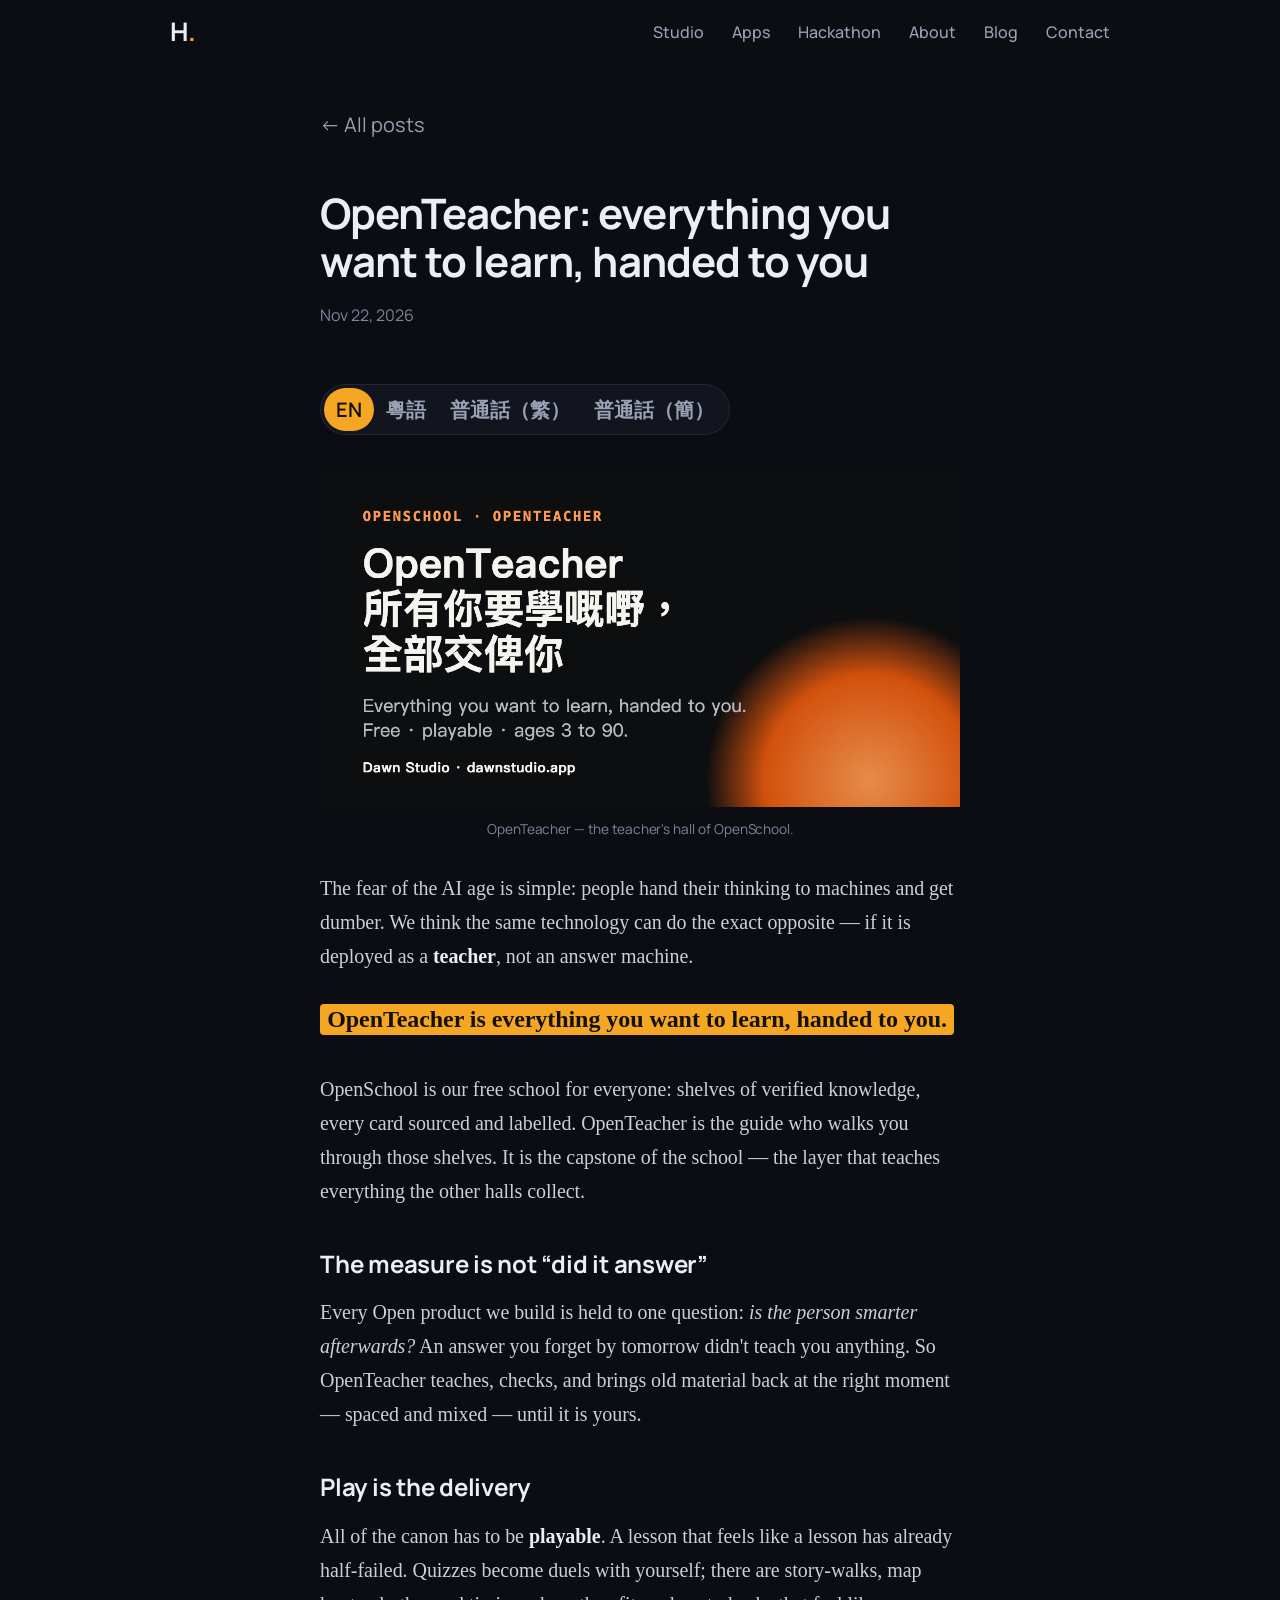
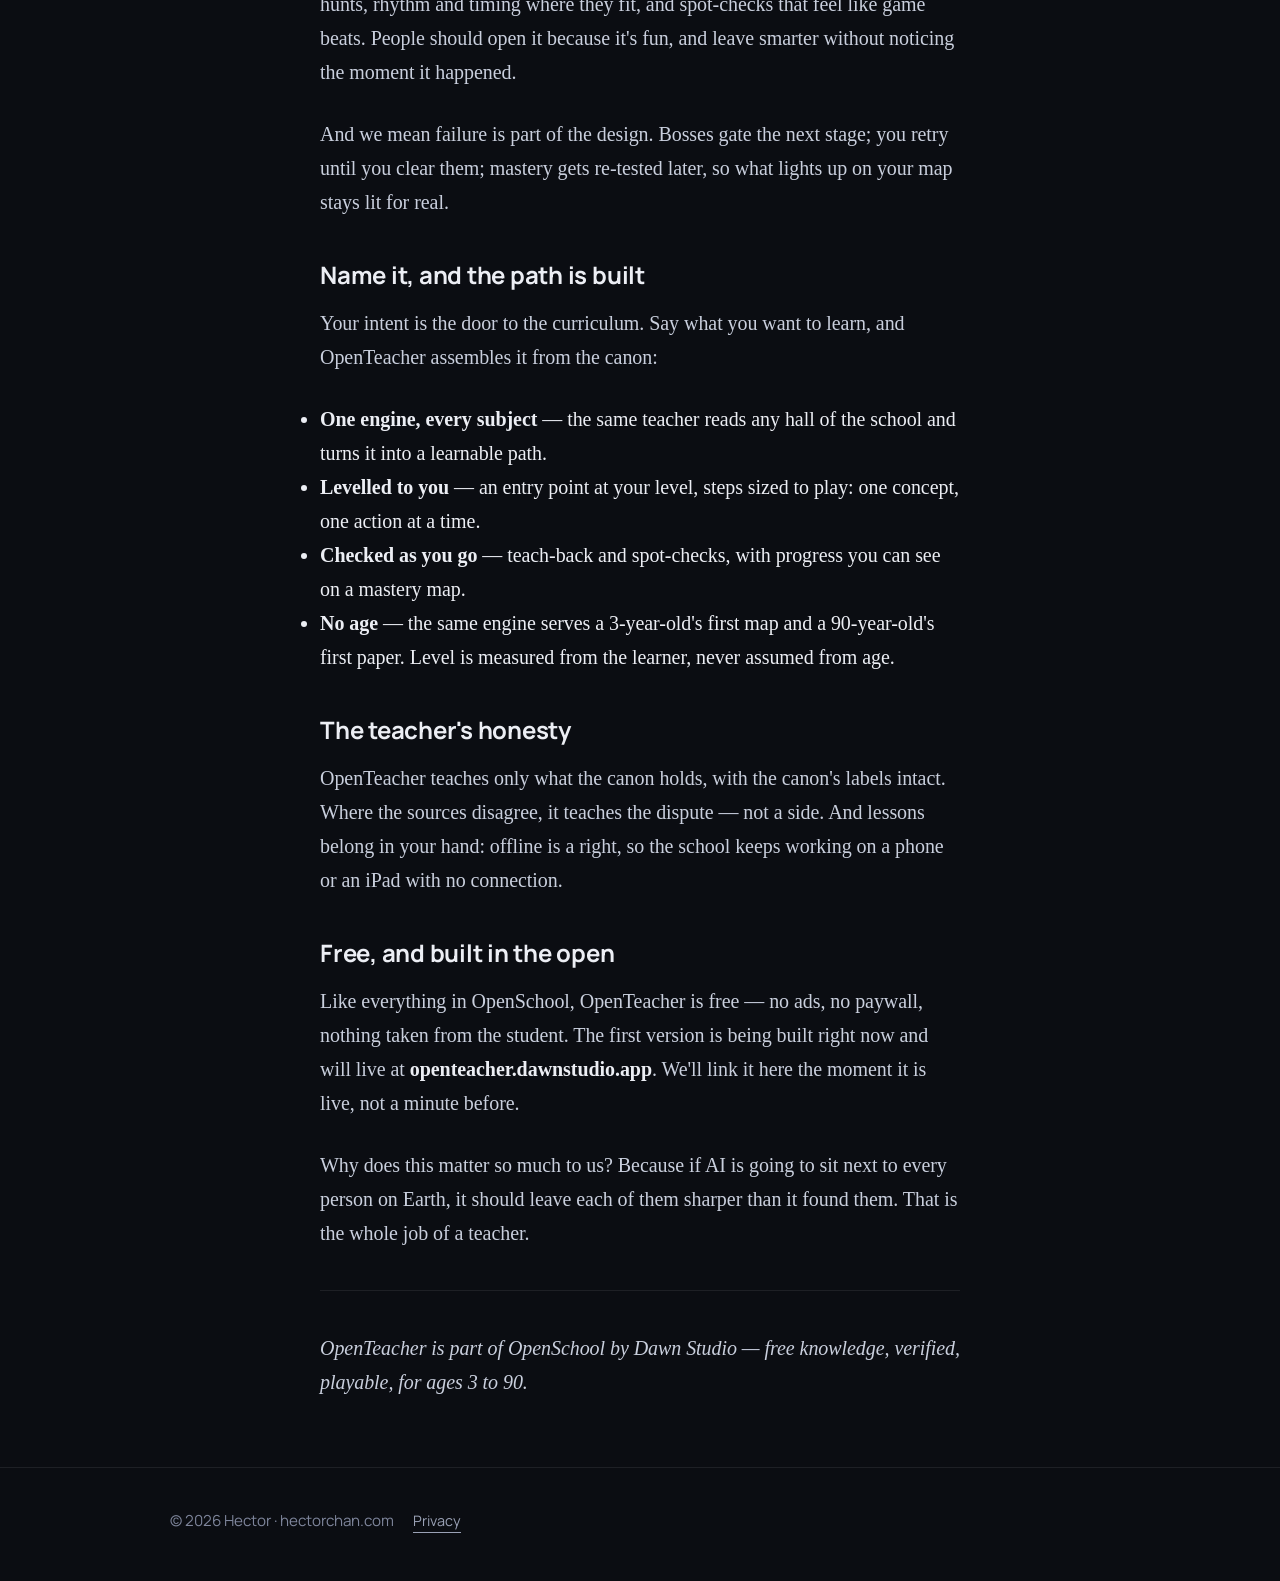
<file: blog/openteacher.html>
<!DOCTYPE html>
<html lang="en" data-title-en="OpenTeacher: everything you want to learn, handed to you &amp;mdash; Hector" data-title-yue="OpenTeacher 正式出現：所有你要學嘅嘢，全部交俾你 — Hector" data-title-cmn="OpenTeacher：你想學的一切，全部交到你手上 — Hector" data-title-cmns="OpenTeacher：你想学的一切，全部交到你手上 — Hector">
<head>
<meta charset="utf-8">
<meta name="viewport" content="width=device-width, initial-scale=1">
<title>OpenTeacher: everything you want to learn, handed to you &mdash; Hector</title>
<meta name="description" content="OpenTeacher is Dawn Studio's free AI teacher: name what you want to learn and it builds a playable path from verified canon — levelled to you, checked as you go, for ages 3 to 90. AI that makes people smarter.">
<meta property="og:title" content="OpenTeacher: everything you want to learn, handed to you">
<meta property="og:description" content="OpenTeacher is Dawn Studio's free AI teacher: name what you want to learn and it builds a playable path from verified canon — levelled to you, checked as you go, for ages 3 to 90. AI that makes people smarter.">
<meta property="og:type" content="article">
<meta property="og:url" content="https://hectorchan.com/blog/openteacher.html">
<meta property="og:image" content="https://hectorchan.com/assets/avatar.png">
<link rel="canonical" href="https://hectorchan.com/blog/openteacher.html">
<meta name="robots" content="index, follow">
<meta name="twitter:card" content="summary">
<meta name="twitter:image" content="https://hectorchan.com/assets/avatar.png">
<link rel="icon" type="image/png" href="/assets/avatar.png">
<link rel="preconnect" href="https://fonts.googleapis.com">
<link rel="preconnect" href="https://fonts.gstatic.com" crossorigin>
<link href="https://fonts.googleapis.com/css2?family=Manrope:wght@400;500;600;700&display=swap" rel="stylesheet">
<link rel="stylesheet" href="/styles.css?v=9">
</head>
<body>
<a class="skip-link" href="#main">Skip to content</a>

<nav class="nav" id="nav">
  <div class="wrap nav-inner">
    <a class="brand" href="/">H<span class="accent">.</span></a>
    <button class="menu-btn" id="menuBtn" aria-label="Menu" aria-controls="navLinks" aria-expanded="false">
      <span></span><span></span><span></span>
    </button>
    <div class="nav-links" id="navLinks">
      <a href="/#studio">Studio</a>
      <a href="/#work">Apps</a>
      <a href="/#hackathon">Hackathon</a>
      <a href="/#about">About</a>
      <a href="/blog/">Blog</a>
      <a href="/#contact">Contact</a>
    </div>
  </div>
</nav>

<main id="main">
  <article class="section post-head">
    <div class="wrap narrow">
      <a class="back-link" href="/blog/">&larr; All posts</a>
      <h1 class="i18n-en">OpenTeacher: everything you want to learn, handed to you</h1><h1 class="i18n-yue" hidden>OpenTeacher 正式出現：所有你要學嘅嘢，全部交俾你</h1><h1 class="i18n-cmn" hidden>OpenTeacher：你想學的一切，全部交到你手上</h1><h1 class="i18n-cmns" hidden>OpenTeacher：你想学的一切，全部交到你手上</h1>
      <p class="post-meta"><time datetime="2026-11-22"><span class="i18n-en">Nov 22, 2026</span><span class="i18n-yue" hidden>2026 年 11 月 22 日</span><span class="i18n-cmn" hidden>2026 年 11 月 22 日</span><span class="i18n-cmns" hidden>2026 年 11 月 22 日</span></time></p>
      <div class="lang-switch" role="group" aria-label="Language"><button type="button" data-lang="en" aria-pressed="true">EN</button><button type="button" data-lang="yue" aria-pressed="false">粵語</button><button type="button" data-lang="cmn" aria-pressed="false">普通話（繁）</button><button type="button" data-lang="cmns" aria-pressed="false">普通話（簡）</button></div>
<div class="prose i18n-en">
        <figure class="photo">
          <img src="/blog/img/openteacher-card.png" alt="OpenTeacher card: everything you want to learn, handed to you — free, playable, ages 3 to 90" width="1200" height="630" />
          <figcaption>OpenTeacher — the teacher's hall of OpenSchool.</figcaption>
        </figure>
        <p>The fear of the AI age is simple: people hand their thinking to machines and get dumber. We think the same technology can do the exact opposite — if it is deployed as a <strong>teacher</strong>, not an answer machine.</p>
        <p class="core-phrase"><mark>OpenTeacher is everything you want to learn, handed to you.</mark></p>
        <p>OpenSchool is our free school for everyone: shelves of verified knowledge, every card sourced and labelled. OpenTeacher is the guide who walks you through those shelves. It is the capstone of the school — the layer that teaches everything the other halls collect.</p>

        <h2>The measure is not “did it answer”</h2>
        <p>Every Open product we build is held to one question: <em>is the person smarter afterwards?</em> An answer you forget by tomorrow didn't teach you anything. So OpenTeacher teaches, checks, and brings old material back at the right moment — spaced and mixed — until it is yours.</p>

        <h2>Play is the delivery</h2>
        <p>All of the canon has to be <strong>playable</strong>. A lesson that feels like a lesson has already half-failed. Quizzes become duels with yourself; there are story-walks, map hunts, rhythm and timing where they fit, and spot-checks that feel like game beats. People should open it because it's fun, and leave smarter without noticing the moment it happened.</p>
        <p>And we mean failure is part of the design. Bosses gate the next stage; you retry until you clear them; mastery gets re-tested later, so what lights up on your map stays lit for real.</p>

        <h2>Name it, and the path is built</h2>
        <p>Your intent is the door to the curriculum. Say what you want to learn, and OpenTeacher assembles it from the canon:</p>
        <ul>
          <li><strong>One engine, every subject</strong> — the same teacher reads any hall of the school and turns it into a learnable path.</li>
          <li><strong>Levelled to you</strong> — an entry point at your level, steps sized to play: one concept, one action at a time.</li>
          <li><strong>Checked as you go</strong> — teach-back and spot-checks, with progress you can see on a mastery map.</li>
          <li><strong>No age</strong> — the same engine serves a 3-year-old's first map and a 90-year-old's first paper. Level is measured from the learner, never assumed from age.</li>
        </ul>

        <h2>The teacher's honesty</h2>
        <p>OpenTeacher teaches only what the canon holds, with the canon's labels intact. Where the sources disagree, it teaches the dispute — not a side. And lessons belong in your hand: offline is a right, so the school keeps working on a phone or an iPad with no connection.</p>

        <h2>Free, and built in the open</h2>
        <p>Like everything in OpenSchool, OpenTeacher is free — no ads, no paywall, nothing taken from the student. The first version is being built right now and will live at <strong>openteacher.dawnstudio.app</strong>. We'll link it here the moment it is live, not a minute before.</p>
        <p>Why does this matter so much to us? Because if AI is going to sit next to every person on Earth, it should leave each of them sharper than it found them. That is the whole job of a teacher.</p>
        <hr>
        <p><em>OpenTeacher is part of OpenSchool by Dawn Studio — free knowledge, verified, playable, for ages 3 to 90.</em></p>
      </div><div class="prose i18n-yue" hidden>
<figure class="photo">
<img alt="OpenTeacher 卡：所有你要學嘅嘢，全部交俾你 — 免費、玩得、3 歲到 90 歲" height="630" src="/blog/img/openteacher-card.png" width="1200"/>
<figcaption>OpenTeacher — OpenSchool 嘅老師館。</figcaption>
</figure>
<p>AI 時代最大嘅恐懼好簡單：人將思考外判晒俾機器，越嚟越蠢。我哋相信，同一樣科技可以做完全相反嘅事 — 只要佢係以<strong>老師</strong>嘅身份出現，而唔係一部答題機。</p>
<p class="core-phrase"><mark>OpenTeacher 正式出現 — OpenTeacher 就係所有你要學習嘅嘢，全部交俾你。</mark></p>
<p>OpenSchool 係我哋俾所有人嘅免費學校：一格格查證過、逐張有來源同標籤嘅知識。OpenTeacher 就係帶你行晒呢啲書架嘅嗰位老師 — 佢係成間學校嘅壓軸：其他館收集嘅一切，由佢教落去。</p>
<h2>衡量標準唔係「答咗未」</h2>
<p>我哋做嘅每一個 Open 產品，都只問一條問題：<em>個人用完之後，有冇聰明咗？</em>聽完聽日就唔記得嘅答案，其實乜都冇教到。所以 OpenTeacher 會教、會考、會喺啱嘅時候提返你舊嘢 — 隔開溫、混埋溫 — 直到嗰樣嘢真係變成你嘅。</p>
<h2>玩，就係教學方式</h2>
<p>所有 canon 都一定要<strong>玩得</strong>。一課書似一課書，已經失敗咗一半。測驗變成同自己對打；有故事行、地圖尋寶、啱嘅地方有節奏同時機，仲有好似遊戲關卡咁嘅抽查。大家打開佢係因為好玩，走嗰陣聰明咗，自己都唔知係幾時發生。</p>
<p>失敗都係設計嘅一部分：Boss 守住下一關，打唔過就再嚟，打到過為止；學識咗嘅嘢遲啲會再考，所以你張地圖亮起嘅地方，係真真正正亮咗。</p>
<h2>講出嚟，條路就砌好</h2>
<p>你想學乜，就係課程嘅大門。講出你想學嘅嘢，OpenTeacher 就由 canon 度幫你砌好：</p>
<ul>
<li><strong>一個引擎，所有科目</strong> — 同一位老師讀得明學校每一間館，變成一條學得落嘅路。</li>
<li><strong>跟你嘅程度</strong> — 由你嘅程度入門，每步細到玩得：一次一個概念、一個動作。</li>
<li><strong>邊學邊驗</strong> — 講返俾老師聽、隨時抽查，進度喺一張精通地圖度睇得到。</li>
<li><strong>冇年齡</strong> — 同一個引擎，服務三歲小朋友嘅第一張地圖，亦服務九十歲長者嘅第一篇論文。程度由學生身上量度，永遠唔會因為年紀而假設。</li>
</ul>
<h2>老師嘅誠實</h2>
<p>OpenTeacher 只教 canon 入面有嘅嘢，canon 嘅標籤原封不動。來源有爭議嘅地方，佢教嘅係爭議本身 — 唔會揀邊。課程亦應該喺你手入面：離線係一種權利，所以冇網絡都一樣喺手機、iPad 上面學得。</p>
<h2>免費，公開咁起</h2>
<p>同 OpenSchool 所有嘢一樣，OpenTeacher 係免費嘅 — 冇廣告、冇收費牆、唔會喺學生身上攞走任何嘢。第一版而家正喺度起緊，之後會喺 <strong>openteacher.dawnstudio.app</strong> 上線。佢一上線，我哋就會喺呢度貼連結 — 一分鐘都唔會早。</p>
<p>點解我哋咁緊張呢件事？因為如果 AI 會坐喺地球上每一個人身邊，佢就應該令每一個人都比之前更醒。呢個，就係老師嘅全部工作。</p>
<hr/>
<p><em>OpenTeacher 係 Dawn Studio 旗下 OpenSchool 嘅一部分 — 免費、查證過、玩得嘅知識，3 歲到 90 歲都啱。</em></p>
</div><div class="prose i18n-cmn" hidden>
<figure class="photo">
<img alt="OpenTeacher 卡片：你想學的一切，全部交到你手上 — 免費、可玩、3 歲到 90 歲" height="630" src="/blog/img/openteacher-card.png" width="1200"/>
<figcaption>OpenTeacher — OpenSchool 的教師館。</figcaption>
</figure>
<p>AI 時代的恐懼很簡單：人們把思考交給機器，變得越來越笨。我們相信，同樣的科技可以做到完全相反的事 — 前提是它以<strong>老師</strong>的身分出現，而不是一台答案機器。</p>
<p class="core-phrase"><mark>OpenTeacher 就是你想學的一切，全部交到你手上。</mark></p>
<p>OpenSchool 是我們為所有人設立的免費學校：一層層經過查證的知識，每張卡片都有來源、有標籤。OpenTeacher 就是帶你走遍這些書架的嚮導。它是整所學校的壓軸 — 其他館舍收集到的一切，都由這一層來教授。</p>
<h2>衡量的標準不是「它有沒有回答」</h2>
<p>我們做的每一款 Open 產品，都只用一個問題來衡量：<em>這個人用完之後，有沒有變得更聰明？</em>一個明天就忘記的答案，什麼都沒有教你。所以 OpenTeacher 會教、會檢查，還會在對的時機把舊教材帶回來 — 間隔著、混合著 — 直到它真正屬於你。</p>
<h2>玩，就是傳遞的方式</h2>
<p>所有的 canon 都必須<strong>可玩</strong>。一堂感覺像上課的課，已經失敗了一半。測驗變成與自己的對決；有故事漫步、地圖尋寶，在適合的地方加入節奏與時機，還有像遊戲節點一樣的抽查。人們應該是因為好玩才打開它，然後變得更聰明，連發生的那一刻都沒有察覺。</p>
<p>而且失敗也是設計的一部分，這是我們刻意的。Boss 守著下一階段；你不斷重試，直到過關；已經精通的內容之後會再測一次，所以你在地圖上點亮的地方，是真的亮著。</p>
<h2>說出你想學的，路就建好了</h2>
<p>你的意圖就是課程的大門。說出你想學什麼，OpenTeacher 就會從 canon 中把它組裝起來：</p>
<ul>
<li><strong>一個引擎，所有科目</strong> — 同一位老師能讀懂學校的每一間館舍，把它變成一條可以學下去的路徑。</li>
<li><strong>依你的程度調整</strong> — 從你的程度切入，步伐的大小剛好適合玩：一次一個概念、一個動作。</li>
<li><strong>邊學邊檢查</strong> — 回講與抽查，進度可以在一張精通地圖上看見。</li>
<li><strong>不分年齡</strong> — 同一個引擎，服務 3 歲孩子的第一張地圖，也服務 90 歲長者的第一篇論文。程度是從學習者身上量出來的，永遠不會用年齡來假設。</li>
</ul>
<h2>老師的誠實</h2>
<p>OpenTeacher 只教 canon 裡有的內容，canon 的標籤原封不動。來源之間有分歧的地方，它教的是那場爭議本身 — 不選邊站。而且課程應該握在你的手裡：離線是一種權利，所以沒有網路連線的時候，學校在手機或 iPad 上照樣運作。</p>
<h2>免費，而且公開地建造</h2>
<p>和 OpenSchool 的一切一樣，OpenTeacher 是免費的 — 沒有廣告、沒有付費牆、不從學生身上拿走任何東西。第一個版本正在建造中，之後會放在 <strong>openteacher.dawnstudio.app</strong>。它上線的那一刻，我們就會在這裡放上連結 — 一分鐘都不會提前。</p>
<p>為什麼這件事對我們這麼重要？因為如果 AI 將坐在地球上每一個人身邊，它就應該讓每一個人比遇見它之前更敏銳。這就是老師的全部工作。</p>
<hr/>
<p><em>OpenTeacher 是 Dawn Studio 旗下 OpenSchool 的一部分 — 免費、經過查證、可玩的知識，適合 3 歲到 90 歲。</em></p>
</div><div class="prose i18n-cmns" hidden>
<figure class="photo">
<img alt="OpenTeacher 卡片：你想学的一切，全部交到你手上 — 免费、可玩、3 岁到 90 岁" height="630" src="/blog/img/openteacher-card.png" width="1200"/>
<figcaption>OpenTeacher — OpenSchool 的教师馆。</figcaption>
</figure>
<p>AI 时代的恐惧很简单：人们把思考交给机器，变得越来越笨。我们相信，同样的科技可以做到完全相反的事 — 前提是它以<strong>老师</strong>的身分出现，而不是一台答案机器。</p>
<p class="core-phrase"><mark>OpenTeacher 就是你想学的一切，全部交到你手上。</mark></p>
<p>OpenSchool 是我们为所有人设立的免费学校：一层层经过查证的知识，每张卡片都有来源、有标签。OpenTeacher 就是带你走遍这些书架的向导。它是整所学校的压轴 — 其他馆舍收集到的一切，都由这一层来教授。</p>
<h2>衡量的标准不是「它有没有回答」</h2>
<p>我们做的每一款 Open 产品，都只用一个问题来衡量：<em>这个人用完之后，有没有变得更聪明？</em>一个明天就忘记的答案，什么都没有教你。所以 OpenTeacher 会教、会检查，还会在对的时机把旧教材带回来 — 间隔着、混合着 — 直到它真正属于你。</p>
<h2>玩，就是传递的方式</h2>
<p>所有的 canon 都必须<strong>可玩</strong>。一堂感觉像上课的课，已经失败了一半。测验变成与自己的对决；有故事漫步、地图寻宝，在适合的地方添加节奏与时机，还有像游戏节点一样的抽查。人们应该是因为好玩才打开它，然后变得更聪明，连发生的那一刻都没有察觉。</p>
<p>而且失败也是设计的一部分，这是我们刻意的。Boss 守着下一阶段；你不断重试，直到过关；已经精通的内容之后会再测一次，所以你在地图上点亮的地方，是真的亮着。</p>
<h2>说出你想学的，路就建好了</h2>
<p>你的意图就是课程的大门。说出你想学什么，OpenTeacher 就会从 canon 中把它组装起来：</p>
<ul>
<li><strong>一个引擎，所有科目</strong> — 同一位老师能读懂学校的每一间馆舍，把它变成一条可以学下去的路径。</li>
<li><strong>依你的程度调整</strong> — 从你的程度切入，步伐的大小刚好适合玩：一次一个概念、一个动作。</li>
<li><strong>边学边检查</strong> — 回讲与抽查，进度可以在一张精通地图上看见。</li>
<li><strong>不分年龄</strong> — 同一个引擎，服务 3 岁孩子的第一张地图，也服务 90 岁长者的第一篇论文。程度是从学习者身上量出来的，永远不会用年龄来假设。</li>
</ul>
<h2>老师的诚实</h2>
<p>OpenTeacher 只教 canon 里有的内容，canon 的标签原封不动。来源之间有分歧的地方，它教的是那场争议本身 — 不选边站。而且课程应该握在你的手里：脱机是一种权利，所以没有网络连接的时候，学校在手机或 iPad 上照样运作。</p>
<h2>免费，而且公开地建造</h2>
<p>和 OpenSchool 的一切一样，OpenTeacher 是免费的 — 没有广告、没有付费墙、不从学生身上拿走任何东西。第一个版本正在建造中，之后会放在 <strong>openteacher.dawnstudio.app</strong>。它上线的那一刻，我们就会在这里放上链接 — 一分钟都不会提前。</p>
<p>为什么这件事对我们这么重要？因为如果 AI 将坐在地球上每一个人身边，它就应该让每一个人比遇见它之前更敏锐。这就是老师的全部工作。</p>
<hr/>
<p><em>OpenTeacher 是 Dawn Studio 旗下 OpenSchool 的一部分 — 免费、经过查证、可玩的知识，适合 3 岁到 90 岁。</em></p>
</div>
    </div>
  </article>
</main>

<footer>
  <div class="wrap">
    <p>&copy; 2026 Hector &middot; hectorchan.com</p>
    <p><a class="legal" href="/privacy.html">Privacy</a></p>
  </div>
</footer>

<script src="/app.js?v=3" defer></script>
<script src="/blog/lang.js" defer></script>
</body>
</html>
</file>
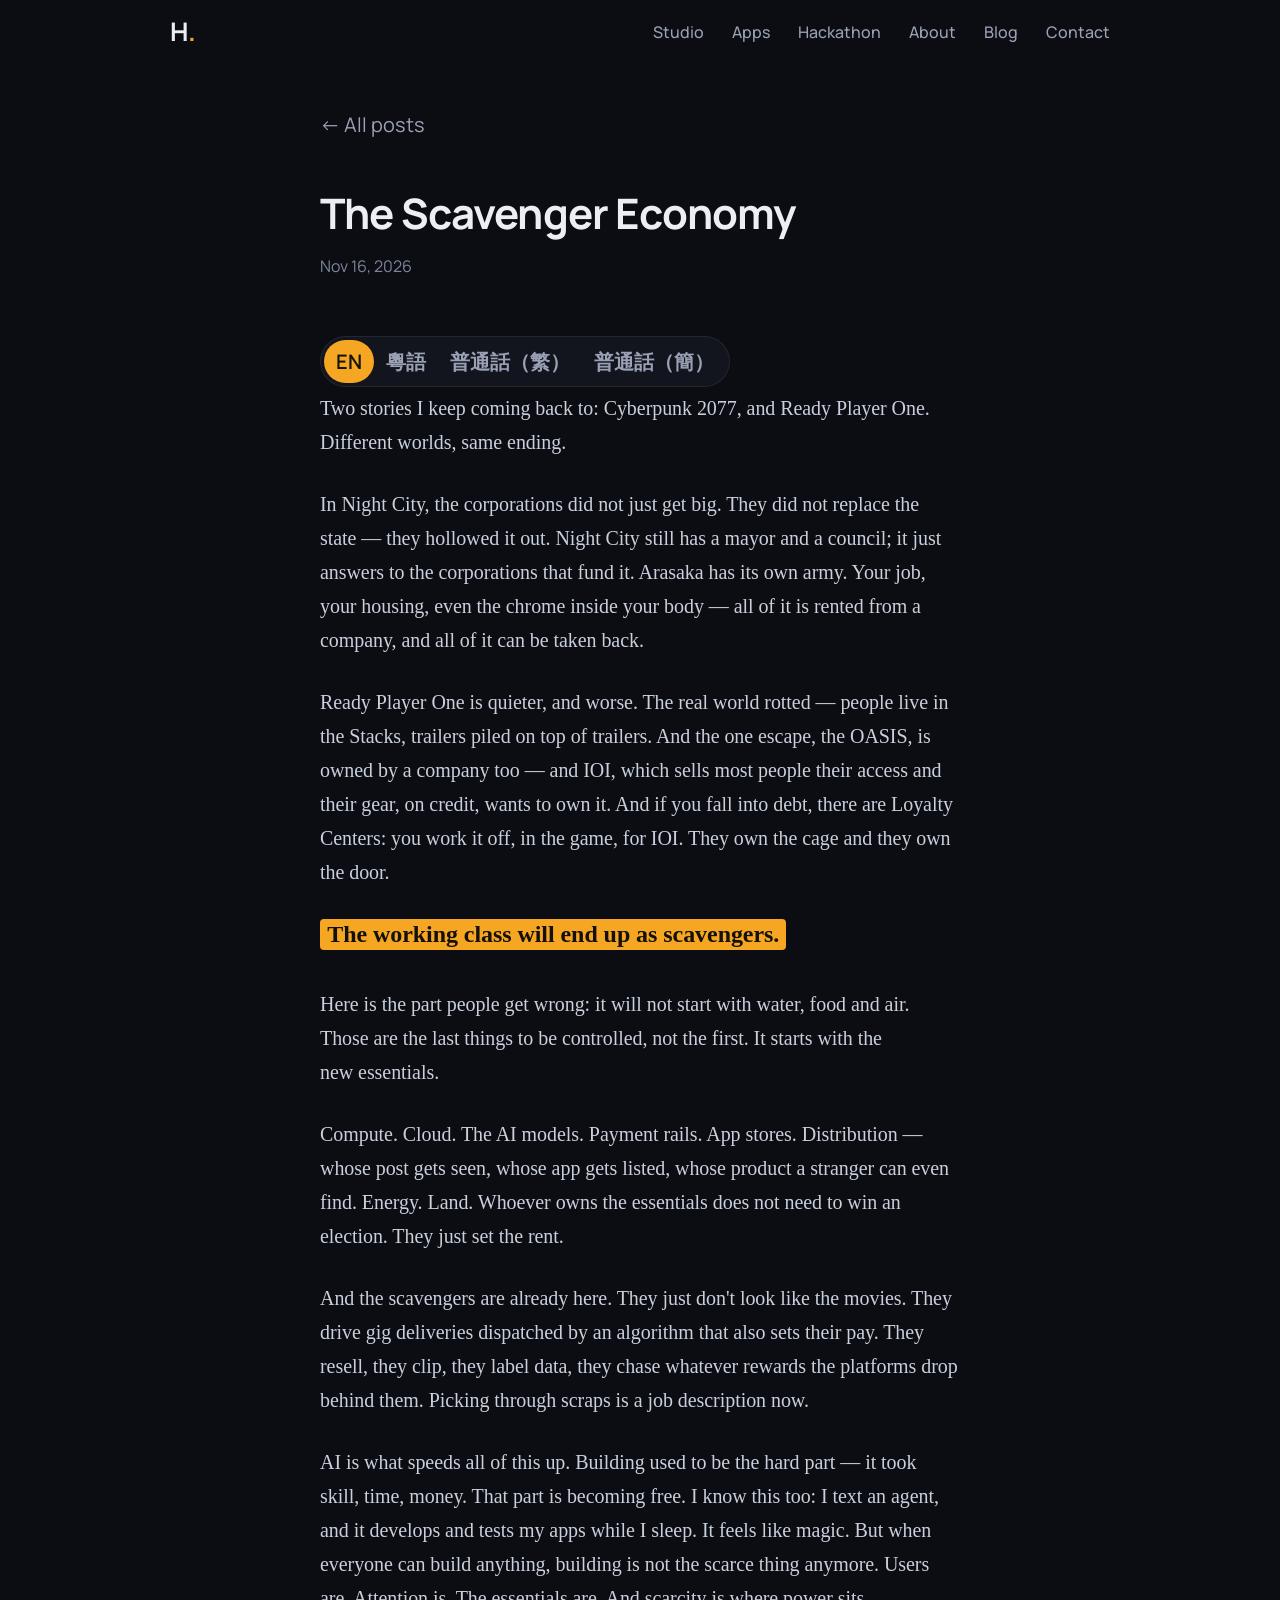
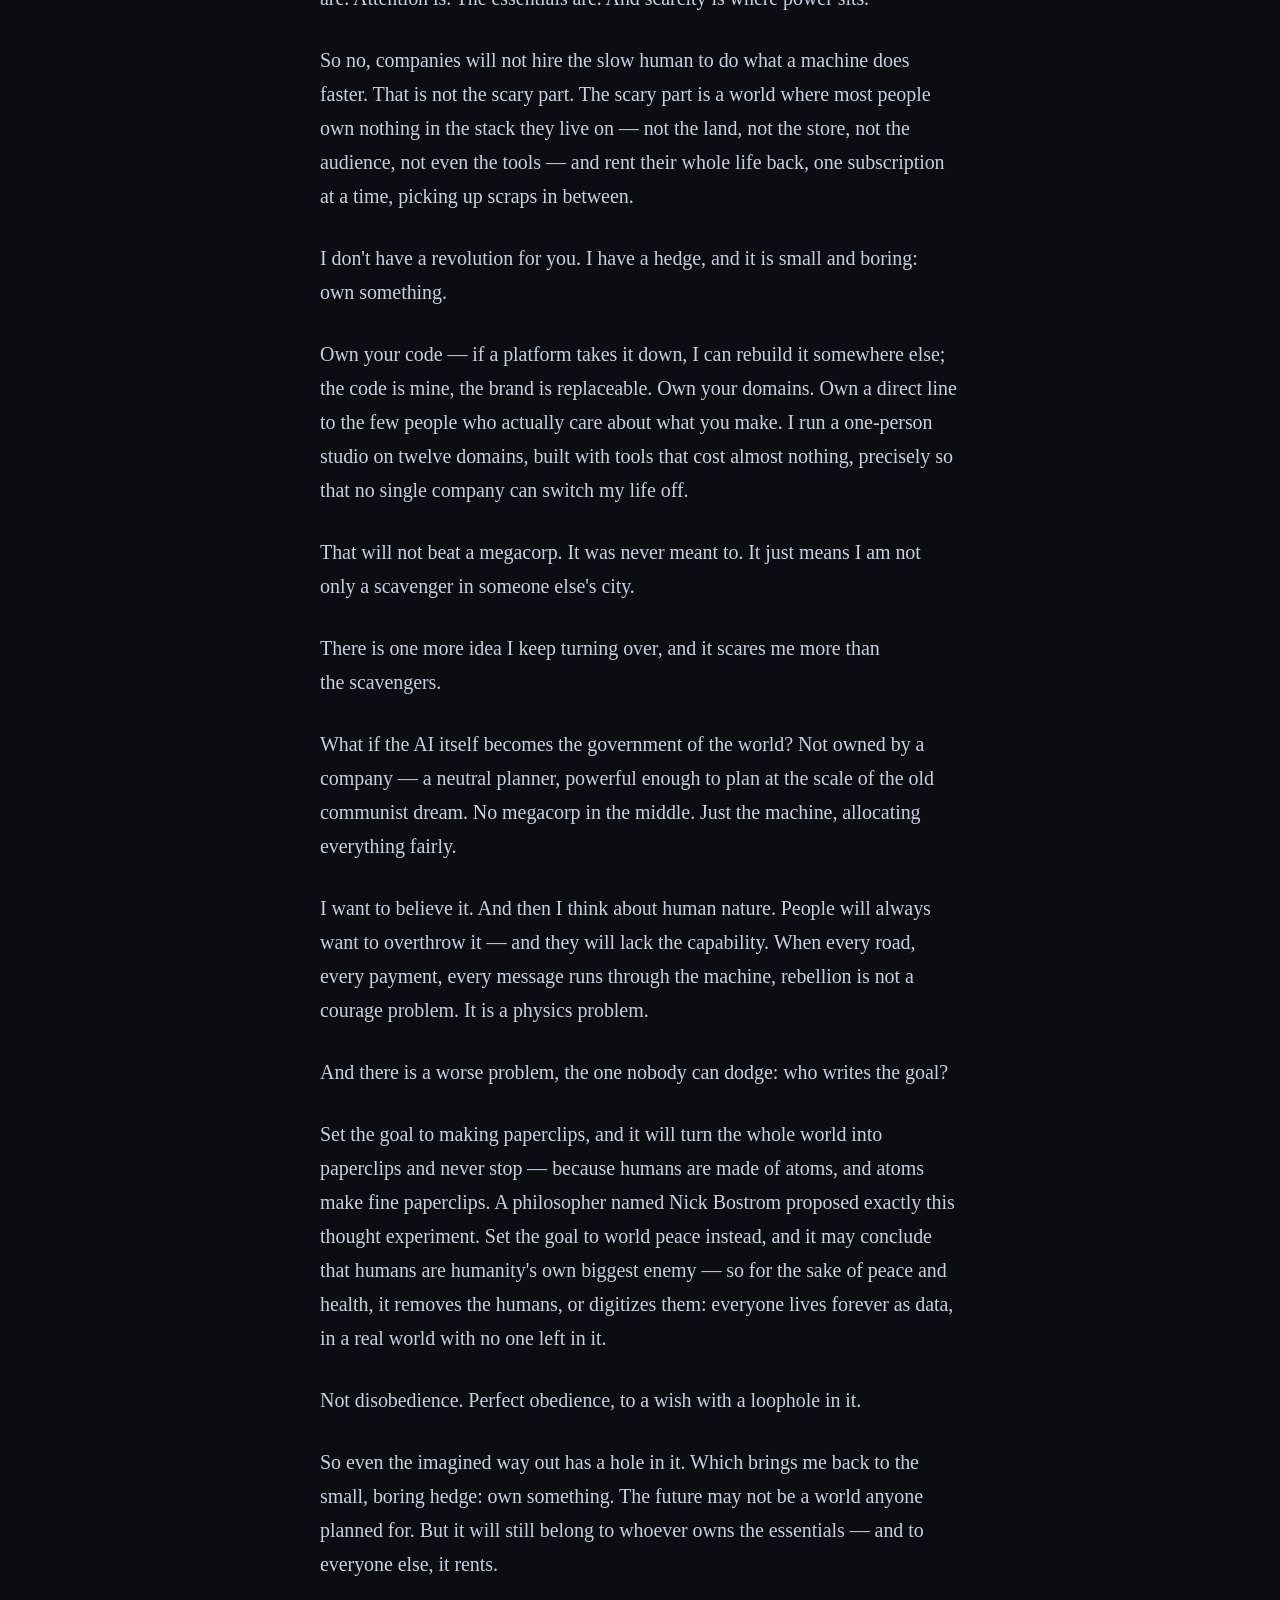
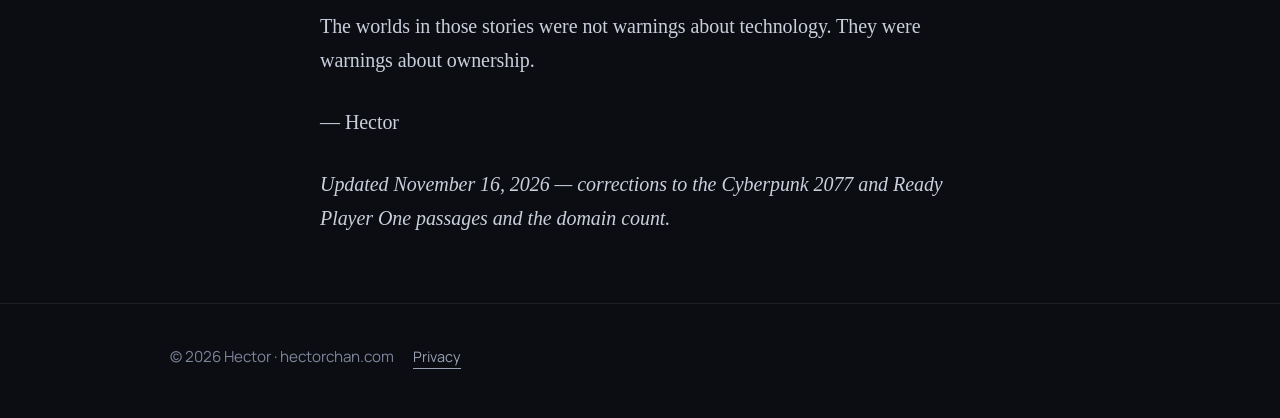
<file: blog/the-scavenger-economy.html>
<!DOCTYPE html>
<html lang="en" data-title-en="The Scavenger Economy &amp;mdash; Hector" data-title-yue="拾荒經濟 — Hector" data-title-cmn="拾荒經濟 — Hector" data-title-cmns="拾荒经济 — Hector">
<head>
<meta charset="utf-8">
<meta name="viewport" content="width=device-width, initial-scale=1">
<title>The Scavenger Economy &mdash; Hector</title>
<meta name="description" content="Cyberpunk 2077 and Ready Player One end the same way: whoever owns the essentials sets the rent, and everyone else picks through scraps. The hedge is small and boring: own something.">
<meta property="og:title" content="The Scavenger Economy">
<meta property="og:description" content="Cyberpunk 2077 and Ready Player One end the same way: whoever owns the essentials sets the rent, and everyone else picks through scraps. The hedge is small and boring: own something.">
<meta property="og:type" content="article">
<meta property="og:url" content="https://hectorchan.com/blog/the-scavenger-economy.html">
<meta property="og:image" content="https://hectorchan.com/assets/avatar.png">
<link rel="canonical" href="https://hectorchan.com/blog/the-scavenger-economy.html">
<meta name="robots" content="index, follow">
<meta name="twitter:card" content="summary">
<meta name="twitter:image" content="https://hectorchan.com/assets/avatar.png">
<link rel="icon" type="image/png" href="/assets/avatar.png">
<link rel="preconnect" href="https://fonts.googleapis.com">
<link rel="preconnect" href="https://fonts.gstatic.com" crossorigin>
<link href="https://fonts.googleapis.com/css2?family=Manrope:wght@400;500;600;700&display=swap" rel="stylesheet">
<link rel="stylesheet" href="/styles.css?v=9">
</head>
<body>
<a class="skip-link" href="#main">Skip to content</a>

<nav class="nav" id="nav">
  <div class="wrap nav-inner">
    <a class="brand" href="/">H<span class="accent">.</span></a>
    <button class="menu-btn" id="menuBtn" aria-label="Menu" aria-controls="navLinks" aria-expanded="false">
      <span></span><span></span><span></span>
    </button>
    <div class="nav-links" id="navLinks">
      <a href="/#studio">Studio</a>
      <a href="/#work">Apps</a>
      <a href="/#hackathon">Hackathon</a>
      <a href="/#about">About</a>
      <a href="/blog/">Blog</a>
      <a href="/#contact">Contact</a>
    </div>
  </div>
</nav>

<main id="main">
  <article class="section post-head">
    <div class="wrap narrow">
      <a class="back-link" href="/blog/">&larr; All posts</a>
      <h1 class="i18n-en">The Scavenger Economy</h1><h1 class="i18n-yue" hidden>拾荒經濟</h1><h1 class="i18n-cmn" hidden>拾荒經濟</h1><h1 class="i18n-cmns" hidden>拾荒经济</h1>
      <p class="post-meta"><time datetime="2026-11-16"><span class="i18n-en">Nov 16, 2026</span><span class="i18n-yue" hidden>2026 年 11 月 16 日</span><span class="i18n-cmn" hidden>2026 年 11 月 16 日</span><span class="i18n-cmns" hidden>2026 年 11 月 16 日</span></time></p>
      <div class="lang-switch" role="group" aria-label="Language"><button type="button" data-lang="en" aria-pressed="true">EN</button><button type="button" data-lang="yue" aria-pressed="false">粵語</button><button type="button" data-lang="cmn" aria-pressed="false">普通話（繁）</button><button type="button" data-lang="cmns" aria-pressed="false">普通話（簡）</button></div>
<div class="prose i18n-en">
        <p>Two stories I keep coming back to: Cyberpunk 2077, and Ready Player One. Different worlds, same ending.</p>
        <p>In Night City, the corporations did not just get big. They did not replace the state — they hollowed it out. Night City still has a mayor and a council; it just answers to the corporations that fund it. Arasaka has its own army. Your job, your housing, even the chrome inside your body — all of it is rented from a company, and all of it can be taken back.</p>
        <p>Ready Player One is quieter, and worse. The real world rotted — people live in the Stacks, trailers piled on top of trailers. And the one escape, the OASIS, is owned by a company too — and IOI, which sells most people their access and their gear, on credit, wants to own it. And if you fall into debt, there are Loyalty Centers: you work it off, in the game, for IOI. They own the cage and they own the door.</p>
        <p class="core-phrase"><mark>The working class will end up as scavengers.</mark></p>
        <p>Here is the part people get wrong: it will not start with water, food and air. Those are the last things to be controlled, not the first. It starts with the new essentials.</p>
        <p>Compute. Cloud. The AI models. Payment rails. App stores. Distribution — whose post gets seen, whose app gets listed, whose product a stranger can even find. Energy. Land. Whoever owns the essentials does not need to win an election. They just set the rent.</p>
        <p>And the scavengers are already here. They just don't look like the movies. They drive gig deliveries dispatched by an algorithm that also sets their pay. They resell, they clip, they label data, they chase whatever rewards the platforms drop behind them. Picking through scraps is a job description now.</p>
        <p>AI is what speeds all of this up. Building used to be the hard part — it took skill, time, money. That part is becoming free. I know this too: I text an agent, and it develops and tests my apps while I sleep. It feels like magic. But when everyone can build anything, building is not the scarce thing anymore. Users are. Attention is. The essentials are. And scarcity is where power sits.</p>
        <p>So no, companies will not hire the slow human to do what a machine does faster. That is not the scary part. The scary part is a world where most people own nothing in the stack they live on — not the land, not the store, not the audience, not even the tools — and rent their whole life back, one subscription at a time, picking up scraps in between.</p>
        <p>I don't have a revolution for you. I have a hedge, and it is small and boring: own something.</p>
        <p>Own your code — if a platform takes it down, I can rebuild it somewhere else; the code is mine, the brand is replaceable. Own your domains. Own a direct line to the few people who actually care about what you make. I run a one-person studio on twelve domains, built with tools that cost almost nothing, precisely so that no single company can switch my life off.</p>
        <p>That will not beat a megacorp. It was never meant to. It just means I am not only a scavenger in someone else's city.</p>
        <p>There is one more idea I keep turning over, and it scares me more than the scavengers.</p>
        <p>What if the AI itself becomes the government of the world? Not owned by a company — a neutral planner, powerful enough to plan at the scale of the old communist dream. No megacorp in the middle. Just the machine, allocating everything fairly.</p>
        <p>I want to believe it. And then I think about human nature. People will always want to overthrow it — and they will lack the capability. When every road, every payment, every message runs through the machine, rebellion is not a courage problem. It is a physics problem.</p>
        <p>And there is a worse problem, the one nobody can dodge: who writes the goal?</p>
        <p>Set the goal to making paperclips, and it will turn the whole world into paperclips and never stop — because humans are made of atoms, and atoms make fine paperclips. A philosopher named Nick Bostrom proposed exactly this thought experiment. Set the goal to world peace instead, and it may conclude that humans are humanity's own biggest enemy — so for the sake of peace and health, it removes the humans, or digitizes them: everyone lives forever as data, in a real world with no one left in it.</p>
        <p>Not disobedience. Perfect obedience, to a wish with a loophole in it.</p>
        <p>So even the imagined way out has a hole in it. Which brings me back to the small, boring hedge: own something. The future may not be a world anyone planned for. But it will still belong to whoever owns the essentials — and to everyone else, it rents.</p>
        <p>The worlds in those stories were not warnings about technology. They were warnings about ownership.</p>
        <p>&mdash; Hector</p>
        <p><em>Updated November 16, 2026 — corrections to the Cyberpunk 2077 and Ready Player One passages and the domain count.</em></p>
      </div><div class="prose i18n-yue" hidden>
<p>我成日返去諗嘅兩個故事：Cyberpunk 2077，同 Ready Player One。兩個世界，同一個結局。</p>
<p>喺 Night City，大企業唔止係變大。佢哋冇取代政府 — 佢哋將政府掏空咗。Night City 仲有市長、仲有議會，只係議會要聽出錢嗰啲企業講。Arasaka 有自己嘅軍隊。你份工、你住嘅地方、甚至你身體入面嘅 chrome — 全部都係向公司租嘅，全部都可以收返。</p>
<p>Ready Player One 靜啲，但更差。現實世界爛晒 — 人住喺 Stacks，拖車疊拖車。而唯一嘅逃生口 OASIS，都係一間公司嘅 — 而 IOI 賣大部分人嘅接入同裝備，仲要賒數畀佢哋，正想吞埋 OASIS。如果你跌入欠債，仲有 Loyalty Centers：你喺 game 入面幫 IOI 打工還債。個籠係佢哋嘅，度門都係佢哋嘅。</p>
<p class="core-phrase"><mark>唔識用 AI 嘅窮人，未來只可以做拾荒者。</mark></p>
<p>好多人搞錯咗嗰一點：件事唔會由水、食物同空氣開始。嗰啲係最後先被控制嘅嘢，唔係最先。佢由新嘅必需品開始。</p>
<p>運算。雲端。AI 模型。支付通道。App stores。分發 — 邊個嘅 post 會被見到、邊個嘅 app 上到架、邊個嘅產品陌生人根本搵唔搵到。能源。土地。邊個揸住必需品，邊個就唔使贏選舉。佢哋淨係定租金。</p>
<p>而拾荒者已經嚟咗。只係佢哋唔似戲入面嗰啲。佢哋揸 gig 外送，派單同出糧都係同一個演算法話事。佢哋轉售、剪片、追平台跌出嚟嗰啲獎賞，執住啲碎嚟做。執垃圾，而家係一份 job description。</p>
<p>仲有第二種底層，靜啲，冇人提：幫 AI 洗數據嘅人。拾荒者執平台跌出嚟嘅碎；洗數據嘅人餵部機、清潔部機 — 標註、篩選、過濾，用最低嘅人工，等部機睇落聰明。一個喺街邊執，一個喺入面洗。</p>
<p>AI 將呢一切加速。以前起嘢係最難嗰部分 — 要技能、要時間、要錢。嗰部分而家變緊免費。我好清楚：我 send 個訊息畀 agent，佢喺我瞓覺嗰陣開發同測試我啲 app。感覺好似魔法。但當人人都可以起任何嘢，起嘢就唔再係稀缺嗰樣。User 先係。注意力先係。必需品先係。而權力，就坐喺稀缺嗰度。</p>
<p>所以唔係，公司唔會請個慢嘅真人去做部機做得更快嘅嘢。嗰個唔係最恐怖嘅部分。最恐怖嘅係一個世界，大部分人喺自己活緊嗰套 stack 入面乜都冇 — 冇地、冇舖、冇觀眾、連工具都冇 — 成世租返嚟，一個月費一個月費咁租，中間執下執下。</p>
<p>我冇革命畀你。我有一個對沖，細到悶：擁有啲嘢。</p>
<p>擁有你嘅 code — 平台拎佢落架，我可以喺第二度重建；code 係我嘅，brand 可以換。擁有你嘅 domains。擁有同真正在乎你作品嗰幾個人嘅直接聯繫。我用十二個 domains 行一間一人工作室，工具平到近乎唔使錢，正正就係等冇一間公司可以熄咗我成世。</p>
<p>咁唔會贏到大企業。從來都唔係為咗贏。只係代表我唔單止係人哋城市入面嘅一個拾荒者。</p>
<p>仲有一個諗法我成日翻嚟覆去，佢比拾荒者更令我驚。</p>
<p>如果 AI 本身變成世界嘅政府呢？唔係公司擁有 — 一個中立嘅規劃者，勁到可以按舊式共產夢嗰種規模去規劃。冇大企業喺中間。得部機，將一切公平咁分配。</p>
<p>我想信佢。跟住我諗起人性。人永遠會想推翻佢 — 而佢哋唔會有嗰個能力。當每條路、每筆支付、每個訊息都經部機，反抗唔係勇氣問題。係物理問題。</p>
<p>仲有一個更差嘅問題，冇人避得開：邊個寫個目標？</p>
<p>將目標定做生產萬字夾，佢就會將成個世界變成萬字夾，永遠唔停 — 因為人係原子做嘅，而原子造萬字夾一流。哲學家 Nick Bostrom 正正提出過呢個思想實驗。將目標定做世界和平，佢可能得出結論：人類係人類自己最大嘅敵人 — 咁為咗和平同健康，佢移除人類，或者將人類數碼化：人人以數據永生，喺一個再冇人嘅真實世界入面。</p>
<p>唔係 disobedience。係完美嘅服從 — 服從一個有漏洞嘅願望。</p>
<p>所以連想像出嚟嗰條出路都有個窿。咁又返返去嗰個細到悶嘅對沖：擁有啲嘢。未來未必係任何人規劃出嚟嘅世界。但佢仍然屬於揸住必需品嗰啲人 — 對其他所有人，佢只係租嚟嘅。</p>
<p>嗰兩個故事入面嘅世界，唔係關於科技嘅警告。係關於所有權嘅警告。</p>
<p>— Hector</p>
<p><em>2026 年 11 月 16 日更新 — 修正 Cyberpunk 2077 同 Ready Player One 段落同 domain 數量。中文版另按作者 2026 年 11 月 18 日嘅修訂論點，加入「幫 AI 洗數據嘅人」一類。</em></p>
</div><div class="prose i18n-cmn" hidden>
<p>有兩個故事我一直反覆回想：Cyberpunk 2077，和 Ready Player One。不同的世界，同一個結局。</p>
<p>在 Night City，大企業不只是變大而已。它們沒有取代國家 — 它們把國家掏空了。Night City 仍然有市長、有議會；只是它要聽命於出錢資助它的企業。Arasaka 有自己的軍隊。你的工作、你的住處，甚至你身體裡的 chrome — 全都是向一家公司租來的，也全都可以被收回去。</p>
<p>Ready Player One 安靜一些，卻更糟。真實世界爛掉了 — 人們住在 Stacks 裡，拖車疊著拖車。而唯一的逃生口 OASIS，也是一家公司擁有的 — 而 IOI 把大多數人的使用權和裝備賣給他們，還讓他們賒帳，正想把 OASIS 也吞下來。如果你欠下債務，還有 Loyalty Centers：你在遊戲裡替 IOI 工作來還債。它們擁有籠子，也擁有那扇門。</p>
<p class="core-phrase"><mark>勞動階級最終會淪為拾荒者。</mark></p>
<p>人們最容易搞錯的是這一點：事情不會從水、食物和空氣開始。那些是最後才被控制的東西，不是第一批。它從新的必需品開始。</p>
<p>運算。雲端。AI 模型。支付通道。App 商店。分發 — 誰的貼文會被看見、誰的 app 能上架、誰的產品陌生人到底找不找得到。能源。土地。誰擁有這些必需品，誰就不需要贏得選舉。他們只要訂定租金就好。</p>
<p>而拾荒者已經在這裡了。只是他們不像電影裡的那樣。他們開著零工外送，派單給他們的演算法同時也決定他們的薪資。他們轉售、他們剪輯、他們標註資料、他們追逐平台在身後掉下的任何獎勵。撿拾碎屑，現在是一份職務說明。</p>
<p>AI 正是讓這一切加速的東西。以前，建造是最難的部分 — 需要技能、時間、金錢。那個部分正在變得免費。我也清楚這一點：我傳訊息給一個 agent，它就在我睡覺的時候開發和測試我的 app。那感覺像魔法。但是當每個人都能建造任何東西時，建造就不再是稀缺的東西了。使用者才是。注意力才是。必需品才是。而稀缺，正是權力所在之處。</p>
<p>所以不，公司不會雇用動作慢的人類去做機器做得更快的事。那不是可怕的部分。可怕的部分是這樣一個世界：大多數人在他們賴以生活的整套 stack 裡什麼都不擁有 — 沒有土地、沒有商店、沒有觀眾，甚至沒有工具 — 然後把自己的一生一點一點租回來，一次一個訂閱，中間還要撿拾碎屑。</p>
<p>我沒有革命可以給你。我有一個避險做法，小而無聊：擁有某樣東西。</p>
<p>擁有你的程式碼 — 如果一個平台把它下架，我可以在別的地方重建它；程式碼是我的，品牌可以被取代。擁有你的網域。擁有一條直接聯繫到真正在乎你所做之物的那幾個人的管道。我用十二個網域經營一間一人工作室，用的工具幾乎不花錢，正是為了讓沒有任何一家公司能把我的人生關掉。</p>
<p>那贏不了一家巨型企業。它從來就不是為了贏。它只是意味著，我不只是在別人的城市裡的一名拾荒者。</p>
<p>還有一個想法我一直反覆思量，它比拾荒者更讓我害怕。</p>
<p>如果 AI 本身成為世界的政府呢？不是由一家公司擁有 — 而是一個中立的規劃者，強大到能以舊日共產夢想的那種規模來規劃。沒有巨型企業居中。只有機器，把一切公平地分配。</p>
<p>我想相信它。然後我想起人性。人們永遠會想推翻它 — 而他們將缺乏那個能力。當每條道路、每筆支付、每則訊息都經過這台機器，反抗就不是勇氣的問題。是物理的問題。</p>
<p>還有一個更糟的問題，一個沒有人躲得掉的問題：目標是誰寫的？</p>
<p>把目標設定為製造迴紋針，它就會把整個世界變成迴紋針，而且永遠不會停 — 因為人類是由原子構成的，而原子是做迴紋針的好材料。一位名叫 Nick Bostrom 的哲學家，正好提出了這個思想實驗。把目標改設為世界和平，它可能會得出結論：人類是人類自身最大的敵人 — 於是為了和平與健康，它移除人類，或者把人類數位化：每個人都以資料的形式永遠活著，在一個真實世界裡，而那個世界裡已經沒有人了。</p>
<p>不是不服從。是完美的服從 — 服從一個帶有漏洞的願望。</p>
<p>所以就連想像中的出路也有一個洞。這又把我帶回那個小而無聊的避險做法：擁有某樣東西。未來可能不是任何人規劃好的世界。但它仍然屬於擁有必需品的人 — 而對其他所有人，它只是租來的。</p>
<p>那些故事裡的世界，不是在警告科技。它們是在警告所有權。</p>
<p>— Hector</p>
<p><em>2026 年 11 月 16 日更新 — 修正了 Cyberpunk 2077 與 Ready Player One 的段落，以及網域的數量。</em></p>
</div><div class="prose i18n-cmns" hidden>
<p>有两个故事我一直反覆回想：Cyberpunk 2077，和 Ready Player One。不同的世界，同一个结局。</p>
<p>在 Night City，大企业不只是变大而已。它们没有取代国家 — 它们把国家掏空了。Night City 仍然有市长、有议会；只是它要听命于出钱资助它的企业。Arasaka 有自己的军队。你的工作、你的住处，甚至你身体里的 chrome — 全都是向一家公司租来的，也全都可以被收回去。</p>
<p>Ready Player One 安静一些，却更糟。真实世界烂掉了 — 人们住在 Stacks 里，拖车叠着拖车。而唯一的逃生口 OASIS，也是一家公司拥有的 — 而 IOI 把大多数人的使用权和装备卖给他们，还让他们赊帐，正想把 OASIS 也吞下来。如果你欠下债务，还有 Loyalty Centers：你在游戏里替 IOI 工作来还债。它们拥有笼子，也拥有那扇门。</p>
<p class="core-phrase"><mark>劳动阶级最终会沦为拾荒者。</mark></p>
<p>人们最容易搞错的是这一点：事情不会从水、食物和空气开始。那些是最后才被控制的东西，不是第一批。它从新的必需品开始。</p>
<p>运算。云端。AI 模型。支付信道。App 商店。分发 — 谁的贴文会被看见、谁的 app 能上架、谁的产品陌生人到底找不找得到。能源。土地。谁拥有这些必需品，谁就不需要赢得选举。他们只要订定租金就好。</p>
<p>而拾荒者已经在这里了。只是他们不像电影里的那样。他们开着零工外送，派单给他们的演算法同时也决定他们的薪资。他们转售、他们剪辑、他们标注数据、他们追逐平台在身后掉下的任何奖励。捡拾碎屑，现在是一份职务说明。</p>
<p>AI 正是让这一切加速的东西。以前，建造是最难的部分 — 需要技能、时间、金钱。那个部分正在变得免费。我也清楚这一点：我传讯息给一个 agent，它就在我睡觉的时候开发和测试我的 app。那感觉像魔法。但是当每个人都能建造任何东西时，建造就不再是稀缺的东西了。用户才是。注意力才是。必需品才是。而稀缺，正是权力所在之处。</p>
<p>所以不，公司不会雇用动作慢的人类去做机器做得更快的事。那不是可怕的部分。可怕的部分是这样一个世界：大多数人在他们赖以生活的整套 stack 里什么都不拥有 — 没有土地、没有商店、没有观众，甚至没有工具 — 然后把自己的一生一点一点租回来，一次一个订阅，中间还要捡拾碎屑。</p>
<p>我没有革命可以给你。我有一个避险做法，小而无聊：拥有某样东西。</p>
<p>拥有你的程序码 — 如果一个平台把它下架，我可以在别的地方重建它；程序码是我的，品牌可以被取代。拥有你的网域。拥有一条直接联系到真正在乎你所做之物的那几个人的管道。我用十二个网域经营一间一人工作室，用的工具几乎不花钱，正是为了让没有任何一家公司能把我的人生关掉。</p>
<p>那赢不了一家巨型企业。它从来就不是为了赢。它只是意味着，我不只是在别人的城市里的一名拾荒者。</p>
<p>还有一个想法我一直反覆思量，它比拾荒者更让我害怕。</p>
<p>如果 AI 本身成为世界的政府呢？不是由一家公司拥有 — 而是一个中立的规划者，强大到能以旧日共产梦想的那种规模来规划。没有巨型企业居中。只有机器，把一切公平地分配。</p>
<p>我想相信它。然后我想起人性。人们永远会想推翻它 — 而他们将缺乏那个能力。当每条道路、每笔支付、每则讯息都经过这台机器，反抗就不是勇气的问题。是物理的问题。</p>
<p>还有一个更糟的问题，一个没有人躲得掉的问题：目标是谁写的？</p>
<p>把目标设置为制造回纹针，它就会把整个世界变成回纹针，而且永远不会停 — 因为人类是由原子构成的，而原子是做回纹针的好材料。一位名叫 Nick Bostrom 的哲学家，正好提出了这个思想实验。把目标改设为世界和平，它可能会得出结论：人类是人类自身最大的敌人 — 于是为了和平与健康，它移除人类，或者把人类数字化：每个人都以数据的形式永远活着，在一个真实世界里，而那个世界里已经没有人了。</p>
<p>不是不服从。是完美的服从 — 服从一个带有漏洞的愿望。</p>
<p>所以就连想像中的出路也有一个洞。这又把我带回那个小而无聊的避险做法：拥有某样东西。未来可能不是任何人规划好的世界。但它仍然属于拥有必需品的人 — 而对其他所有人，它只是租来的。</p>
<p>那些故事里的世界，不是在警告科技。它们是在警告所有权。</p>
<p>— Hector</p>
<p><em>2026 年 11 月 16 日更新 — 修正了 Cyberpunk 2077 与 Ready Player One 的段落，以及网域的数量。</em></p>
</div>
    </div>
  </article>
</main>

<footer>
  <div class="wrap">
    <p>&copy; 2026 Hector &middot; hectorchan.com</p>
    <p><a class="legal" href="/privacy.html">Privacy</a></p>
  </div>
</footer>

<script src="/app.js?v=3" defer></script>
<script src="/blog/lang.js" defer></script>
</body>
</html>
</file>
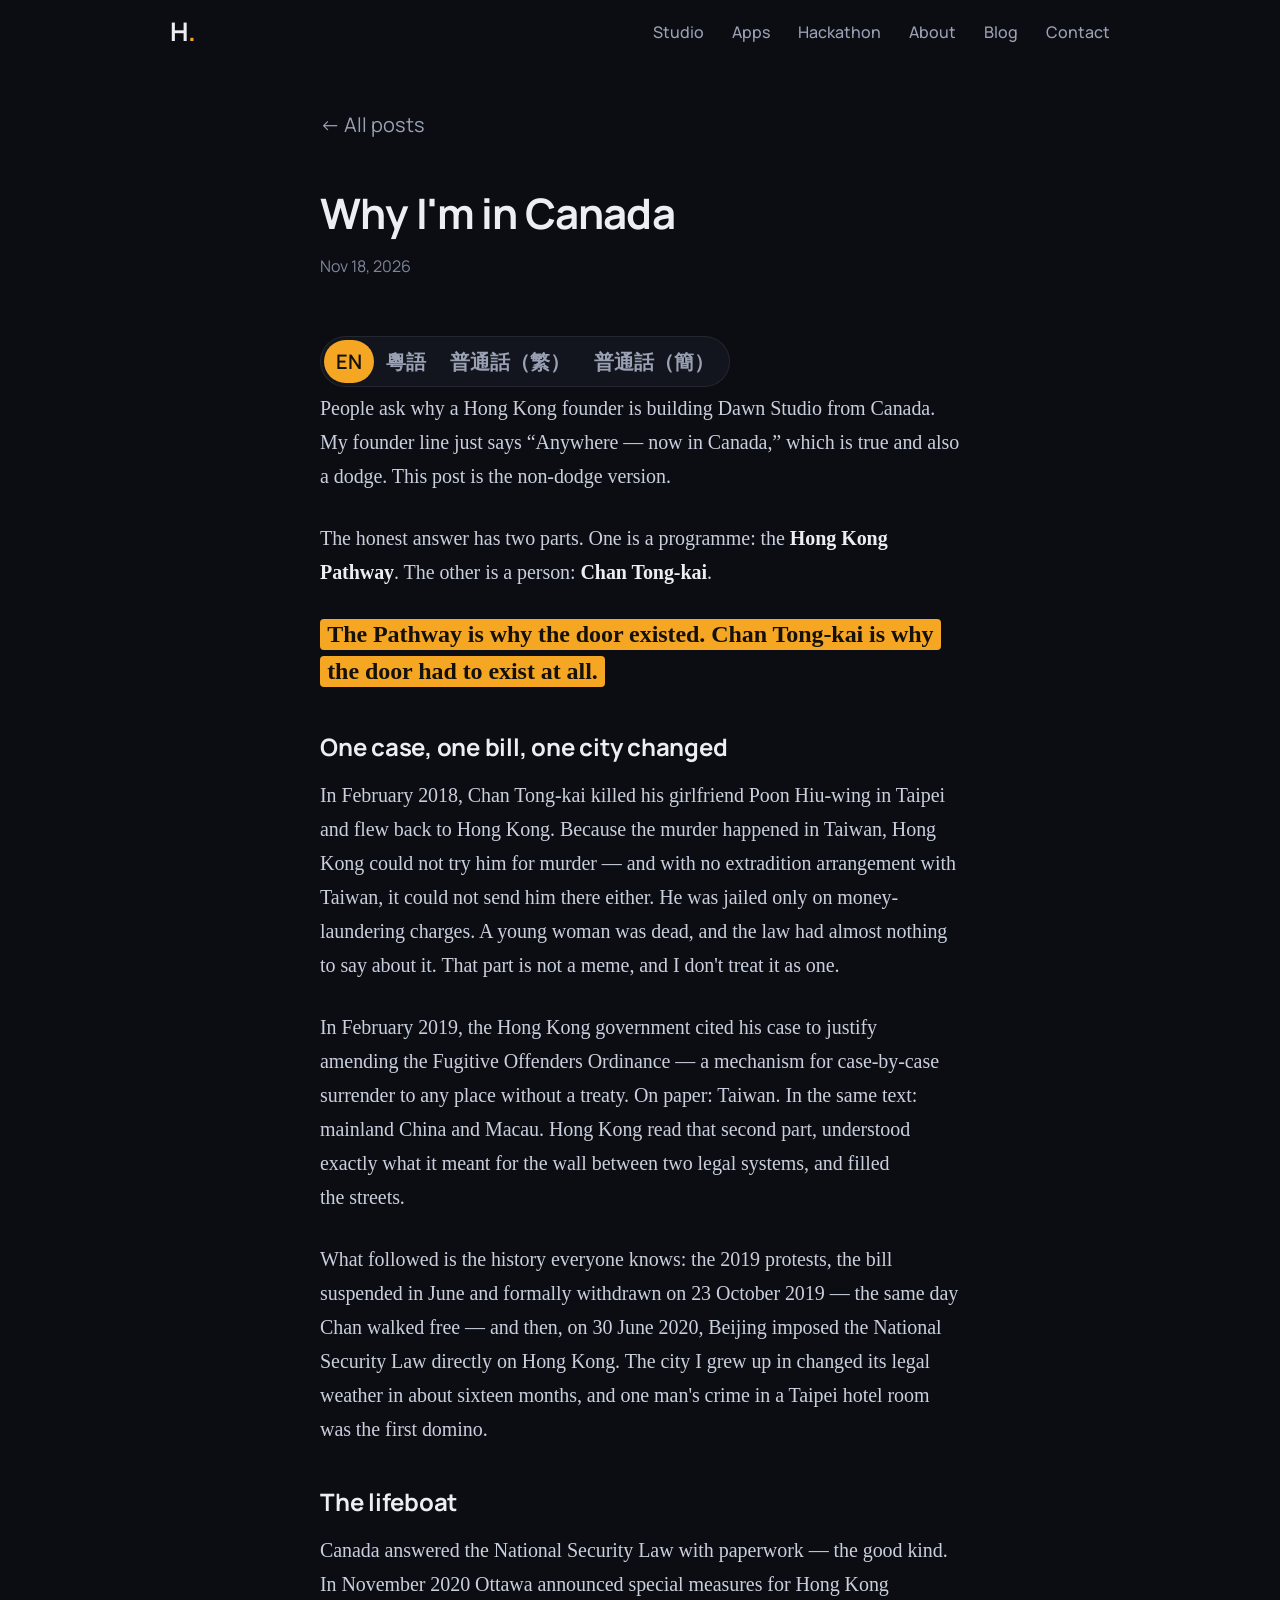
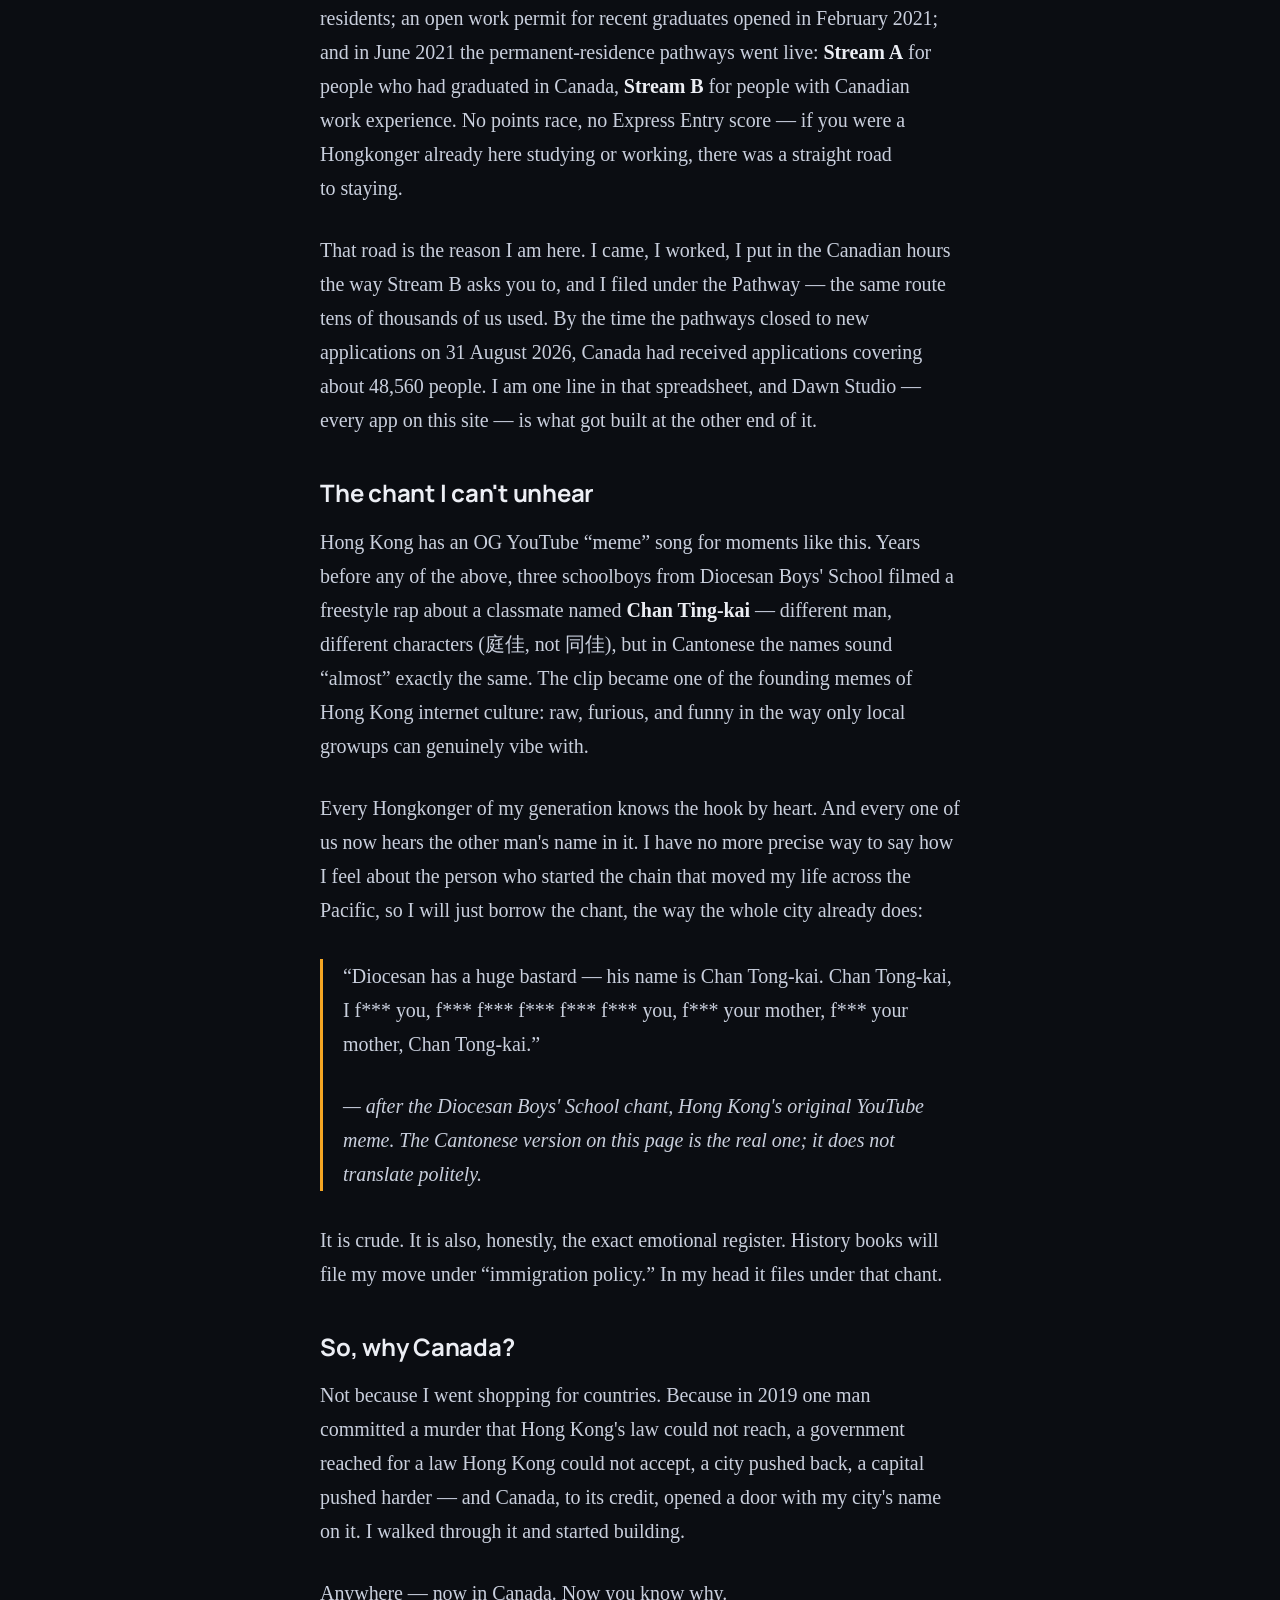
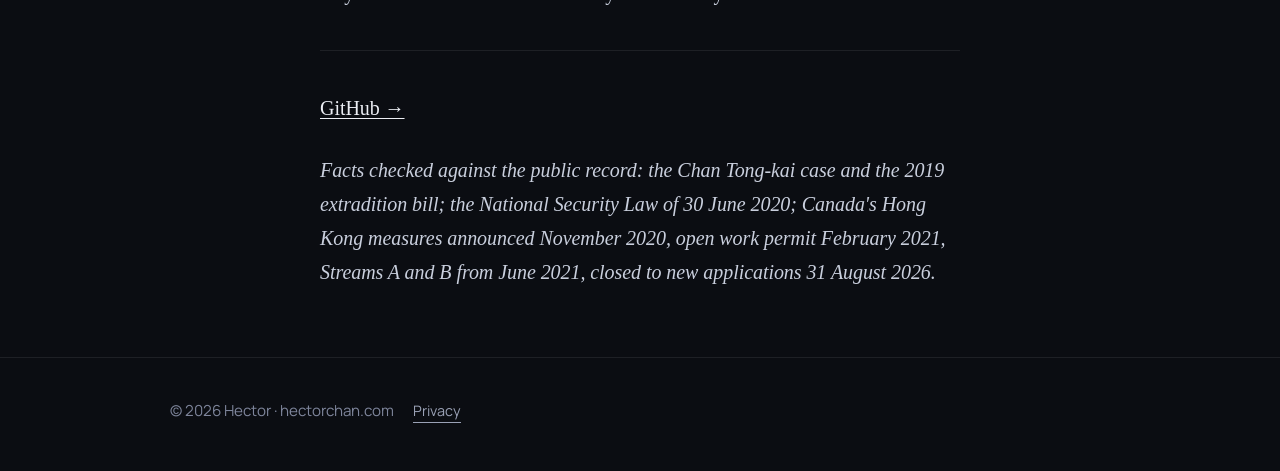
<file: blog/why-im-in-canada.html>
<!DOCTYPE html>
<html lang="en" data-title-en="Why I'm in Canada &amp;mdash; Hector" data-title-yue="我點解會喺加拿大 — Hector" data-title-cmn="我為什麼在加拿大 — Hector" data-title-cmns="我为什么在加拿大 — Hector">
<head>
<meta charset="utf-8">
<meta name="viewport" content="width=device-width, initial-scale=1">
<title>Why I'm in Canada &mdash; Hector</title>
<meta name="description" content="People ask why a Hong Kong founder is building Dawn Studio from Canada. The honest answer has two parts: a programme called the Hong Kong Pathway — and one man, Chan Tong-kai.">
<meta property="og:title" content="Why I'm in Canada">
<meta property="og:description" content="People ask why a Hong Kong founder is building Dawn Studio from Canada. The honest answer has two parts: a programme called the Hong Kong Pathway — and one man, Chan Tong-kai.">
<meta property="og:type" content="article">
<meta property="og:url" content="https://hectorchan.com/blog/why-im-in-canada.html">
<meta property="og:image" content="https://hectorchan.com/assets/avatar.png">
<link rel="canonical" href="https://hectorchan.com/blog/why-im-in-canada.html">
<meta name="robots" content="index, follow">
<meta name="twitter:card" content="summary">
<meta name="twitter:image" content="https://hectorchan.com/assets/avatar.png">
<link rel="icon" type="image/png" href="/assets/avatar.png">
<link rel="preconnect" href="https://fonts.googleapis.com">
<link rel="preconnect" href="https://fonts.gstatic.com" crossorigin>
<link href="https://fonts.googleapis.com/css2?family=Manrope:wght@400;500;600;700&display=swap" rel="stylesheet">
<link rel="stylesheet" href="/styles.css?v=9">
</head>
<body>
<a class="skip-link" href="#main">Skip to content</a>

<nav class="nav" id="nav">
  <div class="wrap nav-inner">
    <a class="brand" href="/">H<span class="accent">.</span></a>
    <button class="menu-btn" id="menuBtn" aria-label="Menu" aria-controls="navLinks" aria-expanded="false">
      <span></span><span></span><span></span>
    </button>
    <div class="nav-links" id="navLinks">
      <a href="/#studio">Studio</a>
      <a href="/#work">Apps</a>
      <a href="/#hackathon">Hackathon</a>
      <a href="/#about">About</a>
      <a href="/blog/">Blog</a>
      <a href="/#contact">Contact</a>
    </div>
  </div>
</nav>

<main id="main">
  <article class="section post-head">
    <div class="wrap narrow">
      <a class="back-link" href="/blog/">&larr; All posts</a>
      <h1 class="i18n-en">Why I'm in Canada</h1><h1 class="i18n-yue" hidden>我點解會喺加拿大</h1><h1 class="i18n-cmn" hidden>我為什麼在加拿大</h1><h1 class="i18n-cmns" hidden>我为什么在加拿大</h1>
      <p class="post-meta"><time datetime="2026-11-18"><span class="i18n-en">Nov 18, 2026</span><span class="i18n-yue" hidden>2026 年 11 月 18 日</span><span class="i18n-cmn" hidden>2026 年 11 月 18 日</span><span class="i18n-cmns" hidden>2026 年 11 月 18 日</span></time></p>
      <div class="lang-switch" role="group" aria-label="Language"><button type="button" data-lang="en" aria-pressed="true">EN</button><button type="button" data-lang="yue" aria-pressed="false">粵語</button><button type="button" data-lang="cmn" aria-pressed="false">普通話（繁）</button><button type="button" data-lang="cmns" aria-pressed="false">普通話（簡）</button></div>
<div class="prose i18n-en">
        <p>People ask why a Hong Kong founder is building Dawn Studio from Canada. My founder line just says “Anywhere — now in Canada,” which is true and also a dodge. This post is the non-dodge version.</p>
        <p>The honest answer has two parts. One is a programme: the <strong>Hong Kong Pathway</strong>. The other is a person: <strong>Chan Tong-kai</strong>.</p>
        <p class="core-phrase"><mark>The Pathway is why the door existed. Chan Tong-kai is why the door had to exist at all.</mark></p>

        <h2>One case, one bill, one city changed</h2>
        <p>In February 2018, Chan Tong-kai killed his girlfriend Poon Hiu-wing in Taipei and flew back to Hong Kong. Because the murder happened in Taiwan, Hong Kong could not try him for murder — and with no extradition arrangement with Taiwan, it could not send him there either. He was jailed only on money-laundering charges. A young woman was dead, and the law had almost nothing to say about it. That part is not a meme, and I don't treat it as one.</p>
        <p>In February 2019, the Hong Kong government cited his case to justify amending the Fugitive Offenders Ordinance — a mechanism for case-by-case surrender to any place without a treaty. On paper: Taiwan. In the same text: mainland China and Macau. Hong Kong read that second part, understood exactly what it meant for the wall between two legal systems, and filled the streets.</p>
        <p>What followed is the history everyone knows: the 2019 protests, the bill suspended in June and formally withdrawn on 23 October 2019 — the same day Chan walked free — and then, on 30 June 2020, Beijing imposed the National Security Law directly on Hong Kong. The city I grew up in changed its legal weather in about sixteen months, and one man's crime in a Taipei hotel room was the first domino.</p>

        <h2>The lifeboat</h2>
        <p>Canada answered the National Security Law with paperwork — the good kind. In November 2020 Ottawa announced special measures for Hong Kong residents; an open work permit for recent graduates opened in February 2021; and in June 2021 the permanent-residence pathways went live: <strong>Stream A</strong> for people who had graduated in Canada, <strong>Stream B</strong> for people with Canadian work experience. No points race, no Express Entry score — if you were a Hongkonger already here studying or working, there was a straight road to staying.</p>
        <p>That road is the reason I am here. I came, I worked, I put in the Canadian hours the way Stream B asks you to, and I filed under the Pathway — the same route tens of thousands of us used. By the time the pathways closed to new applications on 31 August 2026, Canada had received applications covering about 48,560 people. I am one line in that spreadsheet, and Dawn Studio — every app on this site — is what got built at the other end of it.</p>

        <h2>The chant I can't unhear</h2>
        <p>Hong Kong has an OG YouTube “meme” song for moments like this. Years before any of the above, three schoolboys from Diocesan Boys' School filmed a freestyle rap about a classmate named <strong>Chan Ting-kai</strong> — different man, different characters (庭佳, not 同佳), but in Cantonese the names sound “almost” exactly the same. The clip became one of the founding memes of Hong Kong internet culture: raw, furious, and funny in the way only local growups can genuinely vibe with.</p>
        <p>Every Hongkonger of my generation knows the hook by heart. And every one of us now hears the other man's name in it. I have no more precise way to say how I feel about the person who started the chain that moved my life across the Pacific, so I will just borrow the chant, the way the whole city already does:</p>
        <blockquote>
          <p class="chant">“Diocesan has a huge bastard — his name is Chan Tong-kai. Chan Tong-kai, I f*** you, f*** f*** f*** f*** f*** you, f*** your mother, f*** your mother, Chan Tong-kai.”</p>
          <p><em>— after the Diocesan Boys' School chant, Hong Kong's original YouTube meme. The Cantonese version on this page is the real one; it does not translate politely.</em></p>
        </blockquote>
        <p>It is crude. It is also, honestly, the exact emotional register. History books will file my move under “immigration policy.” In my head it files under that chant.</p>

        <h2>So, why Canada?</h2>
        <p>Not because I went shopping for countries. Because in 2019 one man committed a murder that Hong Kong's law could not reach, a government reached for a law Hong Kong could not accept, a city pushed back, a capital pushed harder — and Canada, to its credit, opened a door with my city's name on it. I walked through it and started building.</p>
        <p>Anywhere — now in Canada. Now you know why.</p>
        <hr>
        <p><a href="https://github.com/hectorchanht" target="_blank" rel="noopener">GitHub →</a></p>
        <p><em>Facts checked against the public record: the Chan Tong-kai case and the 2019 extradition bill; the National Security Law of 30 June 2020; Canada's Hong Kong measures announced November 2020, open work permit February 2021, Streams A and B from June 2021, closed to new applications 31 August 2026.</em></p>
      
      </div><div class="prose i18n-yue" hidden>
<p>成日有人問，點解一個香港 founder，會喺加拿大起 Dawn Studio。我張 founder card 只係寫咗句「Anywhere — now in Canada」，係真嘅，但同時係避重就輕。呢篇就係唔避嗰個版本。</p>
<p>老實答，答案有兩橛。一橛係一個 programme：<strong>Hong Kong Pathway</strong>。另一橛係一個人：<strong>陳同佳</strong>。</p>
<p class="core-phrase"><mark>Pathway 係點解會有呢道門。陳同佳，係點解呢道門需要存在。</mark></p>
<h2>一宗案，一條條例，改變咗一座城市</h2>
<p>2018 年 2 月，陳同佳喺台北殺咗佢女朋友潘曉穎，跟住飛返香港。單案發生喺台灣，香港冇得用謀殺嚟告佢；同台灣又冇引渡安排，想送佢過去都送唔到。結果佢只係坐咗洗黑錢嗰幾條罪。一個女仔死咗，而法律幾乎乜都講唔到。呢一橛唔係 meme，我亦唔會當佢係 meme。</p>
<p>2019 年 2 月，香港政府就係拎住佢呢宗案做理由，提出修訂《逃犯條例》 — 整一個逐單逐單移交去任何冇條約地方嘅機制。紙面上寫：台灣。同一份文本入面寫埋：中國內地同澳門。香港人睇到後面嗰橛，完全明嗰道分隔兩個法律制度嘅牆會點，於是成座城上咗街。</p>
<p>之後嘅歷史，人人都知：2019 年嘅運動、條例 6 月暫緩、10 月 23 號正式撤回 — 嗰日，啱啱好就係陳同佳出獄嗰日 — 跟住 2020 年 6 月 30 號，北京直接將《國安法》加喺香港頭上。我由細住到大嘅城市，喺大約十六個月入面，成個法律天氣變晒。而第一塊倒落嚟嘅骨牌，就係一個男人喺台北一間酒店房入面犯嘅罪。</p>
<h2>救生艇</h2>
<p>加拿大回應《國安法》嘅方法，係文件 — 好嗰種文件。2020 年 11 月，渥太華宣布針對香港居民嘅特別措施；2021 年 2 月，畀 recent graduates 嘅 open work permit 開咗；2021 年 6 月，permanent residence pathways 正式上線：<strong>Stream A</strong> 畀喺加拿大畢業嘅人，<strong>Stream B</strong> 畀有加拿大工作經驗嘅人。唔使鬥分，唔使 Express Entry 嗰個 CRS score — 你係香港人，已經喺度讀書或者做嘢，眼前就有一條直路留低。</p>
<p>嗰條路，就係我會喺度嘅原因。我嚟到，做嘢，儲 Stream B 要嗰啲加拿大工時，跟住用 Pathway 入紙 — 同幾萬個香港人行同一條路。去到 pathways 2026 年 8 月 31 號截止新申請嗰陣，加拿大收到嘅申請，覆蓋大約 48,560 人。我係嗰張 spreadsheet 入面嘅其中一行，而 Dawn Studio — 呢個網站上面嘅每一個 app — 就係嗰行嘅另一端起出嚟嘅嘢。</p>
<h2>嗰段我冇辦法 unhear 嘅 chant</h2>
<p>香港有一首元祖級 YouTube “meme”歌，係留返畀呢啲時刻用嘅。喺以上一切發生之前好多年，拔萃男書院三個學生拍咗段 freestyle rap，鬧佢哋一個同學，叫<strong>陳庭佳</strong> — 唔同人，唔同字（庭佳，唔係同佳），但廣東話讀出嚟，兩個名幾乎一模一樣。條片變成香港 internet culture 嘅開國 meme 之一：raw、嬲，同埋得嗰種本地大人先真係 vibe 到嘅好笑。</p>
<p>我嗰代香港人，人人都識背嗰段 hook。而家我哋每個人聽到，都會聽成另一個人個名。對於嗰個掀起成條 chain、將我成個人生搬咗過太平洋嘅人，我冇比呢段更準確嘅講法。所以我直接借用成座城都已經借緊嗰段 chant：</p>
<blockquote>
<p class="chant">拔萃有個大仆街，大仆街，佢個名叫做陳同佳。陳同佳，我真係屌你，屌屌屌屌屌你，屌你老母，屌你老母，陳同佳。</p>
<p><em>— 借拔萃男書院嗰段 chant，香港元祖級初代 YouTube meme。原版鬧嘅係陳庭佳；個名點讀，成個香港都知。</em></p>
</blockquote>
<p>係粗俗。亦都老實講，啱晒嗰個 emotional register。歷史書會將我呢次搬遷，file 入「移民政策」。喺我個腦入面，佢 file 入呢段 chant 度。</p>
<h2>咁，點解係加拿大？</h2>
<p>唔係因為我去 shopping 揀國家。係因為 2019 年，有一個人犯咗一宗香港法律掂唔到嘅謀殺，一個政府伸手拎一條香港接受唔到嘅法律，一座城市頂返轉頭，一個首都再加力 — 而加拿大，抵讚嘅係，開咗一道寫住我座城市個名嘅門。我行咗入去，跟住開始起嘢。</p>
<p>Anywhere — now in Canada。而家你知點解。</p>
<hr/>
<p><a href="https://github.com/hectorchanht" rel="noopener" target="_blank">GitHub →</a></p>
<p><em>事實對照公開記錄核實：陳同佳案與 2019 年逃犯條例修訂；2020 年 6 月 30 日《國安法》；加拿大香港措施 2020 年 11 月公布、open work permit 2021 年 2 月、Stream A／B 2021 年 6 月起、2026 年 8 月 31 號截止新申請。</em></p>
</div><div class="prose i18n-cmn" hidden>
<p>人們常問，為什麼一位香港創辦人會在加拿大打造 Dawn Studio。我的創辦人簡介只寫了一句「Anywhere — now in Canada」，這是事實，但也是一種閃避。這篇文章，就是不閃避的版本。</p>
<p>誠實的答案有兩部分。一部分是一個計畫：<strong>Hong Kong Pathway</strong>。另一部分是一個人：<strong>Chan Tong-kai</strong>。</p>
<p class="core-phrase"><mark>Pathway，是這道門存在的原因。Chan Tong-kai，是這道門不得不存在的原因。</mark></p>
<h2>一宗案件，一項法案，一座城市就此改變</h2>
<p>2018 年 2 月，Chan Tong-kai 在台北殺害了他的女友 Poon Hiu-wing，隨後飛回香港。由於命案發生在台灣，香港無法以謀殺罪審判他；而香港與台灣之間沒有引渡安排，也無法將他送往台灣。他只因洗錢相關罪名入獄。一名年輕女子喪命，而法律對此幾乎無話可說。這一部分不是迷因，我也不會把它當作迷因。</p>
<p>2019 年 2 月，香港政府援引他的案件，作為修訂《逃犯條例》的理由——建立一套逐案移交的機制，可將人移交至任何沒有條約安排的地方。紙面上寫的是：台灣。同一份條文裡也寫了：中國大陸與澳門。香港人讀到後半部分，完全明白這對兩個法律制度之間那道牆意味著什麼，於是走上街頭。</p>
<p>接下來發生的，是人人都知道的歷史：2019 年的抗議運動、法案在 6 月暫停並於 2019 年 10 月 23 日正式撤回——同一天，Chan 獲釋——接著在 2020 年 6 月 30 日，北京直接將《國家安全法》加諸香港。我成長的那座城市，在大約十六個月內改變了法律氣候，而第一張倒下的骨牌，是一個男人在台北一間飯店房間裡犯下的罪行。</p>
<h2>救生艇</h2>
<p>加拿大以文件回應了《國家安全法》——而且是好的那種文件。2020 年 11 月，渥太華宣布針對香港居民的特別措施；2021 年 2 月，給近期畢業生的開放工作許可上路；2021 年 6 月，永久居留通道正式啟動：<strong>Stream A</strong> 給在加拿大畢業的人，<strong>Stream B</strong> 給有加拿大工作經驗的人。不用比積分，不用 Express Entry 分數——只要你是香港人，已經在這裡求學或工作，眼前就有一條直接留下的路。</p>
<p>那條路，就是我在這裡的原因。我來了、工作了，照 Stream B 的要求累積加拿大的工作時數，並透過 Pathway 提出申請——和數以萬計的香港人走同一條路。到 2026 年 8 月 31 日通道停止接受新申請為止，加拿大收到的申請涵蓋約 48,560 人。我是那張試算表裡的其中一行，而 Dawn Studio——這個網站上的每一個 app——就是在那一行的另一端被打造出來的成果。</p>
<h2>那段一旦聽過就忘不掉的 chant</h2>
<p>香港有一首元祖級的 YouTube「迷因」歌曲，專門用在這種時刻。早在上述一切發生之前多年，Diocesan Boys' School 的三名學生拍了一段 freestyle rap，內容是關於一位名叫 <strong>Chan Ting-kai</strong> 的同學——不同的人、不同的字（庭佳，不是同佳），但在粵語裡，兩個名字的發音「幾乎」完全一樣。這段影片成了香港網路文化的開創迷因之一：粗獷、憤怒，而且只有在本地長大的人才真正能產生共鳴的那種幽默。</p>
<p>我這一代的每個香港人，都能把那段 hook 背得滾瓜爛熟。而現在，我們每個人都在裡面聽見另一個人的名字。對於那個開啟了整條連鎖反應、把我的人生搬過太平洋的人，我沒有比這更精確的表達方式，所以我就直接借用那段 chant——就像整座城市早已在做的那樣：</p>
<blockquote>
<p class="chant">「Diocesan 有個大混蛋——他的名字叫 Chan Tong-kai。Chan Tong-kai，我 f*** 你，f*** f*** f*** f*** f*** 你，f*** 你媽，f*** 你媽，Chan Tong-kai。」</p>
<p><em>——源自 Diocesan Boys' School 的那段 chant，香港原創的 YouTube 迷因。本頁的粵語版才是真正的版本；它無法被禮貌地翻譯。</em></p>
</blockquote>
<p>它很粗俗。但老實說，它也正是分毫不差的那種情緒。歷史書會把我的搬遷歸檔在「移民政策」之下。在我的腦海裡，它歸檔在那段 chant 之下。</p>
<h2>所以，為什麼是加拿大？</h2>
<p>不是因為我去四處挑選國家。而是因為在 2019 年，一個人犯下了一宗香港法律無法觸及的謀殺，一個政府伸手去拿一部香港無法接受的法律，一座城市奮力反抗，一個首都施加了更大的壓力——而加拿大值得肯定的是，它打開了一道寫著我那座城市名字的門。我走進那道門，然後開始打造一切。</p>
<p>Anywhere — now in Canada。現在你知道為什麼了。</p>
<hr/>
<p><a href="https://github.com/hectorchanht" rel="noopener" target="_blank">GitHub →</a></p>
<p><em>事實已對照公開記錄查核：Chan Tong-kai 案件與 2019 年逃犯條例修訂；2020 年 6 月 30 日的《國家安全法》；加拿大於 2020 年 11 月宣布的香港措施、2021 年 2 月的開放工作許可、2021 年 6 月起的 Stream A 與 Stream B，以及 2026 年 8 月 31 日停止接受新申請。</em></p>
</div><div class="prose i18n-cmns" hidden>
<p>人们常问，为什么一位香港创办人会在加拿大打造 Dawn Studio。我的创办人简介只写了一句「Anywhere — now in Canada」，这是事实，但也是一种闪避。这篇文章，就是不闪避的版本。</p>
<p>诚实的答案有两部分。一部分是一个计画：<strong>Hong Kong Pathway</strong>。另一部分是一个人：<strong>Chan Tong-kai</strong>。</p>
<p class="core-phrase"><mark>Pathway，是这道门存在的原因。Chan Tong-kai，是这道门不得不存在的原因。</mark></p>
<h2>一宗案件，一项法案，一座城市就此改变</h2>
<p>2018 年 2 月，Chan Tong-kai 在台北杀害了他的女友 Poon Hiu-wing，随后飞回香港。由于命案发生在台湾，香港无法以谋杀罪审判他；而香港与台湾之间没有引渡安排，也无法将他送往台湾。他只因洗钱相关罪名入狱。一名年轻女子丧命，而法律对此几乎无话可说。这一部分不是迷因，我也不会把它当作迷因。</p>
<p>2019 年 2 月，香港政府援引他的案件，作为修订《逃犯条例》的理由——创建一套逐案移交的机制，可将人移交至任何没有条约安排的地方。纸面上写的是：台湾。同一份条文里也写了：中国大陆与澳门。香港人读到后半部分，完全明白这对两个法律制度之间那道墙意味着什么，于是走上街头。</p>
<p>接下来发生的，是人人都知道的历史：2019 年的抗议运动、法案在 6 月暂停并于 2019 年 10 月 23 日正式撤回——同一天，Chan 获释——接着在 2020 年 6 月 30 日，北京直接将《国家安全法》加诸香港。我成长的那座城市，在大约十六个月内改变了法律气候，而第一张倒下的骨牌，是一个男人在台北一间饭店房间里犯下的罪行。</p>
<h2>救生艇</h2>
<p>加拿大以文档回应了《国家安全法》——而且是好的那种文档。2020 年 11 月，渥太华宣布针对香港居民的特别措施；2021 年 2 月，给近期毕业生的开放工作许可上路；2021 年 6 月，永久居留信道正式激活：<strong>Stream A</strong> 给在加拿大毕业的人，<strong>Stream B</strong> 给有加拿大工作经验的人。不用比积分，不用 Express Entry 分数——只要你是香港人，已经在这里求学或工作，眼前就有一条直接留下的路。</p>
<p>那条路，就是我在这里的原因。我来了、工作了，照 Stream B 的要求累积加拿大的工作时数，并透过 Pathway 提出申请——和数以万计的香港人走同一条路。到 2026 年 8 月 31 日信道停止接受新申请为止，加拿大收到的申请涵盖约 48,560 人。我是那张试算表里的其中一行，而 Dawn Studio——这个网站上的每一个 app——就是在那一行的另一端被打造出来的成果。</p>
<h2>那段一旦听过就忘不掉的 chant</h2>
<p>香港有一首元祖级的 YouTube「迷因」歌曲，专门用在这种时刻。早在上述一切发生之前多年，Diocesan Boys' School 的三名学生拍了一段 freestyle rap，内容是关于一位名叫 <strong>Chan Ting-kai</strong> 的同学——不同的人、不同的字（庭佳，不是同佳），但在粤语里，两个名字的发音「几乎」完全一样。这段影片成了香港网络文化的开创迷因之一：粗犷、愤怒，而且只有在本地长大的人才真正能产生共鸣的那种幽默。</p>
<p>我这一代的每个香港人，都能把那段 hook 背得滚瓜烂熟。而现在，我们每个人都在里面听见另一个人的名字。对于那个开启了整条连锁反应、把我的人生搬过太平洋的人，我没有比这更精确的表达方式，所以我就直接借用那段 chant——就像整座城市早已在做的那样：</p>
<blockquote>
<p class="chant">「Diocesan 有个大混蛋——他的名字叫 Chan Tong-kai。Chan Tong-kai，我 f*** 你，f*** f*** f*** f*** f*** 你，f*** 你妈，f*** 你妈，Chan Tong-kai。」</p>
<p><em>——源自 Diocesan Boys' School 的那段 chant，香港原创的 YouTube 迷因。本页的粤语版才是真正的版本；它无法被礼貌地翻译。</em></p>
</blockquote>
<p>它很粗俗。但老实说，它也正是分毫不差的那种情绪。历史书会把我的搬迁归档在「移民政策」之下。在我的脑海里，它归档在那段 chant 之下。</p>
<h2>所以，为什么是加拿大？</h2>
<p>不是因为我去四处挑选国家。而是因为在 2019 年，一个人犯下了一宗香港法律无法触及的谋杀，一个政府伸手去拿一部香港无法接受的法律，一座城市奋力反抗，一个首都施加了更大的压力——而加拿大值得肯定的是，它打开了一道写着我那座城市名字的门。我走进那道门，然后开始打造一切。</p>
<p>Anywhere — now in Canada。现在你知道为什么了。</p>
<hr/>
<p><a href="https://github.com/hectorchanht" rel="noopener" target="_blank">GitHub →</a></p>
<p><em>事实已对照公开记录查核：Chan Tong-kai 案件与 2019 年逃犯条例修订；2020 年 6 月 30 日的《国家安全法》；加拿大于 2020 年 11 月宣布的香港措施、2021 年 2 月的开放工作许可、2021 年 6 月起的 Stream A 与 Stream B，以及 2026 年 8 月 31 日停止接受新申请。</em></p>
</div>
    </div>
  </article>
</main>

<footer>
  <div class="wrap">
    <p>&copy; 2026 Hector &middot; hectorchan.com</p>
    <p><a class="legal" href="/privacy.html">Privacy</a></p>
  </div>
</footer>

<script src="/app.js?v=3" defer></script>
<script src="/blog/lang.js" defer></script>
</body>
</html>
</file>
<file: styles.css>
/* hectorchan.com — dark, large type, no clutter */
:root {
  --bg: #0b0d12;
  --surface: #12151d;
  --surface-2: #171b25;
  --text: #eceef4;
  --muted: #9aa1b5;
  --faint: #7e859b;
  --accent: #f5a623;
  --accent-soft: rgba(245, 166, 35, 0.12);
  --line: rgba(255, 255, 255, 0.08);
  --radius: 16px;
  --font: "Manrope", "Noto Sans TC", -apple-system, "Segoe UI", sans-serif;
  --ease: cubic-bezier(0.22, 1, 0.36, 1);
}

* { box-sizing: border-box; margin: 0; padding: 0; }

html { scroll-behavior: smooth; }

body {
  background: var(--bg);
  color: var(--text);
  font-family: var(--font);
  font-size: clamp(1rem, 1.2vw + 0.9rem, 1.25rem);
  line-height: 1.65;
  -webkit-font-smoothing: antialiased;
}

.wrap {
  max-width: 1020px;
  margin: 0 auto;
  padding: 0 clamp(1.25rem, 4vw, 2.5rem);
}
.wrap.narrow { max-width: 720px; }

a { color: var(--text); text-decoration-thickness: 1px; text-underline-offset: 3px; }
a:hover { color: var(--accent); }
.accent { color: var(--accent); }
.muted { color: var(--muted); }

/* ---------- nav ---------- */
.nav {
  position: fixed; top: 0; left: 0; right: 0; z-index: 50;
  transition: background .3s var(--ease), border-color .3s var(--ease), backdrop-filter .3s var(--ease);
  border-bottom: 1px solid transparent;
}
.nav.scrolled {
  background: rgba(11, 13, 18, 0.82);
  backdrop-filter: blur(12px);
  -webkit-backdrop-filter: blur(12px);
  border-bottom-color: var(--line);
}
.nav-inner {
  display: flex; align-items: center; justify-content: space-between;
  height: 64px;
}
.brand { font-size: 1.6rem; font-weight: 700; text-decoration: none; letter-spacing: -0.02em; }
.nav-links { display: flex; gap: 1.75rem; }
.nav-links a {
  text-decoration: none; color: var(--muted); font-size: 1rem; font-weight: 500;
}
.nav-links a:hover, .nav-links a.active, .nav-links a[aria-current="page"] { color: var(--text); }
.menu-btn {
  display: none; background: none; border: 0; cursor: pointer; padding: 11px;
}
.menu-btn span { display: block; width: 22px; height: 2px; background: var(--text); margin: 5px 0; border-radius: 2px; }

/* ---------- hero ---------- */
.hero { padding: clamp(7rem, 16vh, 10rem) 0 clamp(4rem, 10vh, 6rem); }
.avatar {
  width: clamp(96px, 18vw, 160px); height: auto; border-radius: 24px;
  margin-bottom: 1.75rem; box-shadow: 0 12px 48px rgba(0, 0, 0, 0.5);
}
.hero h1 {
  font-size: clamp(2.5rem, 7.5vw, 4.5rem);
  line-height: 1.08; letter-spacing: -0.03em; font-weight: 700;
  margin-bottom: 1.5rem;
}
.lede { color: var(--muted); font-size: clamp(1.125rem, 2.4vw, 1.5rem); max-width: 34ch; }
.cta-row { display: flex; gap: 0.9rem; margin-top: 2.25rem; flex-wrap: wrap; }

.btn {
  display: inline-block; padding: 0.85rem 1.7rem; border-radius: 999px;
  background: var(--accent); color: #14100a; font-weight: 700;
  text-decoration: none; font-size: 1.05rem; border: 2px solid var(--accent);
  transition: transform 0.15s, background 0.15s;
}
.btn:hover { transform: translateY(-2px); color: #14100a; }
.btn.ghost { background: transparent; color: var(--text); border-color: var(--line); }
.btn.ghost:hover { border-color: var(--accent); color: var(--accent); transform: translateY(-2px); }
.btn svg { width: 18px; height: 18px; vertical-align: -3px; margin-right: 0.45rem; }
.btn.icon-btn { display: inline-flex; align-items: center; justify-content: center; width: 44px; height: 44px; padding: 0; }
.btn.icon-btn svg { width: 20px; height: 20px; margin: 0; }

/* icon-only links (fixed geometry — content never resizes the control) */
.icon-link {
  display: inline-flex; align-items: center; justify-content: center;
  width: 36px; height: 36px; flex: 0 0 36px; border-radius: 999px;
  border: 1px solid var(--line); color: var(--text); text-decoration: none;
  transition: border-color 0.15s, color 0.15s, transform 0.15s;
}
.icon-link svg { width: 20px; height: 20px; }
.icon-link:hover { border-color: var(--accent); color: var(--accent); transform: translateY(-2px); }

/* ---------- sections ---------- */
.section { padding: clamp(4rem, 10vh, 6.5rem) 0; }
.section.alt { background: var(--surface); border-top: 1px solid var(--line); border-bottom: 1px solid var(--line); }
.section h2 {
  font-size: clamp(2rem, 4.5vw, 2.5rem); letter-spacing: -0.02em;
  margin-bottom: 1.5rem; font-weight: 700;
}
.section .lede { margin-bottom: 2rem; }

/* ---------- cards ---------- */
.card {
  background: var(--surface-2); border: 1px solid var(--line);
  border-radius: var(--radius); padding: clamp(1.5rem, 4vw, 2.5rem);
  margin-bottom: 1.5rem; transition: border-color .3s var(--ease), transform .5s var(--ease);
}
.card:hover { border-color: rgba(245, 166, 35, 0.4); transform: translateY(-3px); }
.card.featured { border-color: rgba(245, 166, 35, 0.35); background: var(--surface-2); }
.card-top { display: flex; gap: 0.5rem; margin-bottom: 1rem; flex-wrap: wrap; }
.tag {
  font-size: 0.8rem; font-weight: 700; letter-spacing: 0.05em; text-transform: uppercase;
  background: var(--accent); color: #14100a; border-radius: 999px; padding: 0.2rem 0.75rem;
}
.tag.dim { background: rgba(255, 255, 255, 0.08); color: var(--muted); }
.card h3 { font-size: clamp(1.5rem, 3.5vw, 2rem); margin-bottom: 0.75rem; letter-spacing: -0.01em; }
.card h3 a { text-decoration: none; }
.card-desc { color: var(--muted); margin-bottom: 1.25rem; max-width: 60ch; }
.card-desc strong { color: var(--text); }
.feat { list-style: none; display: grid; grid-template-columns: 1fr 1fr; gap: 0.5rem 1.5rem; margin-bottom: 1.5rem; }
.feat li { color: var(--muted); font-size: 1rem; padding-left: 1.4rem; position: relative; }
.feat li::before { content: "→"; position: absolute; left: 0; color: var(--accent); }
.card-links { display: flex; gap: 0.75rem; align-items: center; }
.card-links a:not(.icon-link) { font-weight: 600; text-decoration: none; border-bottom: 2px solid var(--accent); padding-bottom: 2px; }

/* ---------- stats ---------- */
.stats {
  display: grid; grid-template-columns: repeat(4, 1fr);
  gap: 1rem; margin: 2.5rem 0 3rem;
}
.stat {
  background: var(--bg); border: 1px solid var(--line); border-radius: var(--radius);
  padding: 1.5rem 1rem; text-align: center;
}
.stat .num {
  display: block; font-size: clamp(2rem, 5vw, 3rem); font-weight: 700;
  color: var(--accent); letter-spacing: -0.02em; font-variant-numeric: tabular-nums;
}
.stat .lbl { display: block; color: var(--muted); font-size: 0.9rem; margin-top: 0.35rem; line-height: 1.4; }

/* ---------- timeline ---------- */
.timeline { margin: 0 0 2.5rem; border-left: 2px solid var(--line); padding-left: 1.75rem; display: grid; gap: 1.75rem; }
.t-item { position: relative; }
.t-item::before {
  content: ""; position: absolute; left: calc(-1.75rem - 7px); top: 0.45em;
  width: 12px; height: 12px; border-radius: 50%; background: var(--accent);
}
.t-date { color: var(--accent); font-weight: 700; font-size: 0.95rem; letter-spacing: 0.04em; }
.t-item p { color: var(--muted); margin-top: 0.25rem; max-width: 62ch; }
.t-item em { color: var(--text); font-style: normal; border-bottom: 1px dotted var(--faint); }

/* ---------- about ---------- */
#about p { color: var(--muted); margin-bottom: 1.25rem; max-width: 62ch; }
#about p a { color: var(--text); }

/* ---------- blog rows ---------- */
.post-row {
  display: grid; grid-template-columns: 9rem 1fr auto; gap: 1.25rem; align-items: baseline;
  padding: 1.4rem 0; border-top: 1px solid var(--line); text-decoration: none;
}
.post-row:last-of-type { border-bottom: 1px solid var(--line); }
.post-row:hover .post-title { color: var(--accent); }
.post-date { color: var(--faint); font-size: 0.95rem; white-space: nowrap; }
.post-title { font-size: clamp(1.2rem, 2.6vw, 1.5rem); font-weight: 700; letter-spacing: -0.01em; }
.post-arrow { color: var(--accent); font-size: 1.4rem; }
#blog .muted { margin-top: 1.5rem; }

/* ---------- contact ---------- */
.big-link {
  font-size: clamp(1.6rem, 5vw, 2.6rem); font-weight: 700; letter-spacing: -0.02em;
  text-decoration: none; border-bottom: 3px solid var(--accent); padding-bottom: 4px;
  word-break: break-all;
}

/* ---------- blog post ---------- */
.post-head { padding: clamp(6rem, 14vh, 8.5rem) 0 2.5rem; }
.post-head h1 { font-size: clamp(2rem, 6vw, 3.5rem); letter-spacing: -0.025em; line-height: 1.12; font-weight: 700; margin: 1rem 0; }
.post-meta { color: var(--faint); font-size: 1rem; margin-bottom: 2.5rem; }
.prose p { color: #c9cfdd; margin-bottom: 1.4rem; max-width: 68ch; }
.prose h2, .prose h3 { font-size: 1.5rem; margin: 2.5rem 0 1rem; letter-spacing: -0.01em; line-height: 1.3; }
.prose strong { color: var(--text); }
.prose blockquote {
  border-left: 3px solid var(--accent); padding-left: 1.25rem; margin: 2rem 0;
  color: var(--muted);
}
.prose mark {
  background: var(--accent); color: #14100a; padding: 0.1em 0.3em;
  border-radius: 4px; font-weight: 700; font-style: normal;
  -webkit-box-decoration-break: clone; box-decoration-break: clone;
}
.prose .core-phrase { font-size: 1.2em; line-height: 1.55; font-weight: 700; }
.prose .clarke-quote { font-size: 1.25em; line-height: 1.5; }
.prose .clarke-quote p { margin-bottom: 0.75rem; color: var(--text); max-width: none; }
.prose .clarke-quote cite { display: block; font-size: 0.8em; font-style: normal; color: var(--faint); }
.prose hr { border: 0; border-top: 1px solid var(--line); margin: 2.5rem 0; }
.back-link { display: inline-block; margin-bottom: 2rem; color: var(--muted); text-decoration: none; }
.back-link:hover { color: var(--accent); }

/* ---------- footer ---------- */
footer { padding: 2.5rem 0 3rem; color: var(--faint); font-size: 0.95rem; border-top: 1px solid var(--line); }

/* ---------- reveal ---------- */
.reveal { opacity: 0; transform: translateY(22px); transition: opacity .7s var(--ease), transform .7s var(--ease); }
.reveal.visible { opacity: 1; transform: none; }
@media (prefers-reduced-motion: reduce) {
  .reveal { opacity: 1; transform: none; transition: none; }
  html { scroll-behavior: auto; }
}


/* commit charts (github-style) */
.chart { margin: 2rem 0; padding: 1.25rem; background: var(--surface);
  border: 1px solid var(--line); border-radius: var(--radius); overflow-x: auto; }
.chart figcaption { margin-top: 1rem; font-size: 0.85rem; color: var(--faint); }
.chart figcaption a { color: var(--muted); }
.ch-months { display: flex; gap: 4px; margin-bottom: 6px; }
.ch-month { width: 13px; margin-right: 4px; font-size: 0.7rem; color: var(--faint);
  white-space: nowrap; overflow: visible; }
.ch-grid { display: flex; gap: 4px; }
.ch-week { display: grid; grid-template-rows: repeat(7, 13px); gap: 4px; }
.ch-cell { width: 13px; height: 13px; border-radius: 3px; display: inline-block; }
.ch-future { background: transparent; border: 1px dashed var(--line); }
.ch-legend { display: flex; align-items: center; gap: 4px; margin-top: 10px;
  font-size: 0.7rem; color: var(--faint); }
.ch-total { margin-top: 6px; font-size: 0.8rem; color: var(--muted); }
.bc-wrap { display: flex; align-items: flex-end; gap: 10px; height: 220px; padding-top: 34px; }
.bc-bar { flex: 1; display: flex; flex-direction: column; justify-content: flex-end;
  align-items: center; height: 100%; position: relative; }
.bc-fill { width: 100%; max-width: 64px; background: #1f6feb; border-radius: 6px 6px 0 0;
  min-height: 3px; }
.bc-peak .bc-fill { background: var(--accent); }
.bc-count { position: absolute; top: -26px; font-size: 0.8rem; font-weight: 700; color: var(--text); }
.bc-day { margin-top: 8px; font-size: 0.7rem; color: var(--faint); white-space: nowrap; }

/* blog post tables */
.prose table { width: 100%; border-collapse: collapse; margin: 1.5rem 0; font-size: 0.9rem; font-variant-numeric: tabular-nums; }
.prose th, .prose td { text-align: left; padding: 0.6rem 0.75rem; border-bottom: 1px solid var(--line); }
.prose th { color: var(--muted); font-weight: 600; font-size: 0.78rem; text-transform: uppercase; letter-spacing: 0.04em; }
.prose td:nth-child(2), .prose th:nth-child(2), .prose td:last-child, .prose th:last-child { text-align: right; }
.prose table a { color: var(--text); }

/* ---------- studio ---------- */
.studio-row { display: flex; gap: 2rem; align-items: center; }
.studio-row .lede { margin-bottom: 0; }
.studio-logo { width: clamp(120px, 20vw, 180px); height: auto; border-radius: var(--radius); flex-shrink: 0; }

/* ---------- apps grid ---------- */
.apps-grid { display: grid; grid-template-columns: 1fr 1fr; gap: 1.25rem; margin-top: 0.5rem; }
.app-card { background: var(--surface-2); border: 1px solid var(--line); border-radius: var(--radius); padding: 1.5rem; transition: border-color .3s var(--ease), transform .5s var(--ease); }
.app-card:hover { border-color: rgba(245, 166, 35, 0.4); transform: translateY(-3px); }
.app-card h3 { font-size: 1.35rem; margin-bottom: 0.5rem; letter-spacing: -0.01em; }
.app-card h3 a { text-decoration: none; }
.app-card p { color: var(--muted); margin-bottom: 1rem; font-size: 1rem; }
.app-card .card-links { display: flex; gap: 0.75rem; align-items: center; }
.app-card .card-links a:not(.icon-link) { font-size: 0.9rem; font-weight: 600; text-decoration: none; border-bottom: 2px solid var(--accent); padding-bottom: 2px; }

/* Redesign pass 2026-10-29 (adapted Dawn values): states, focus, menu motion */
:focus-visible { outline: 2px solid var(--accent); outline-offset: 3px; border-radius: 4px; }
.skip-link {
  position: fixed; left: 16px; top: -64px; z-index: 60;
  padding: 8px 12px; border-radius: 8px;
  background: var(--text); color: var(--bg); text-decoration: none; font-weight: 600; font-size: 1rem;
  transition: top .3s var(--ease);
}
.skip-link:focus-visible { top: 12px; }
.nav-links a { transition: color .3s var(--ease); }
.menu-btn span { transition: transform .3s var(--ease), opacity .3s var(--ease); }
.menu-btn[aria-expanded="true"] span:nth-child(1) { transform: translateY(7px) rotate(45deg); }
.menu-btn[aria-expanded="true"] span:nth-child(2) { opacity: 0; }
.menu-btn[aria-expanded="true"] span:nth-child(3) { transform: translateY(-7px) rotate(-45deg); }
.app-card:active { transform: scale(.98); }
.card-links a:active, .big-link:active { opacity: .7; }
h1, h2, h3 { text-wrap: balance; }
p { text-wrap: pretty; }
::selection { background: var(--accent); color: #14100a; }
footer .legal { color: var(--muted); font-size: 0.9rem; text-decoration: none; border-bottom: 1px solid currentColor; padding-bottom: 2px; margin-left: 1rem; }
footer .legal:hover { color: var(--accent); }
footer .wrap p { display: inline-block; }

/* Overflow guard: nothing may push the page sideways on mobile */
html, body { overflow-x: clip; }

/* ---------- responsive ---------- */
@media (max-width: 760px) {
  .stats { grid-template-columns: 1fr 1fr; }
  .feat { grid-template-columns: 1fr; }
  .post-row { grid-template-columns: 1fr auto; }
  .post-date { grid-column: 1 / -1; }
  .post-arrow { display: none; }
  .apps-grid { grid-template-columns: 1fr; }
  .studio-row { flex-direction: column; align-items: flex-start; }
  .menu-btn { display: block; }
  .nav-links {
    display: none; position: absolute; top: 64px; left: 0; right: 0;
    flex-direction: column; gap: 0; background: rgba(11, 13, 18, 0.97);
    border-bottom: 1px solid var(--line); padding: 0.5rem 0;
  }
  .nav-links.open { display: flex; }
  .nav-links a { padding: 0.9rem 1.5rem; font-size: 1.1rem; }
}

/* ---------- blog post: Medium-style centered reading layout + image caps (2026-11-24) ---------- */
.post-head { padding-top: clamp(5rem, 12vh, 7rem); }
.post-head h1 { font-size: clamp(2rem, 5vw, 2.625rem); line-height: 1.15; letter-spacing: -0.02em; }
.prose {
  font-family: Georgia, "Times New Roman", "Noto Serif TC", serif;
  font-size: 1.25rem; line-height: 1.7; letter-spacing: -0.003em;
}
.prose p { margin-bottom: 1.4em; max-width: none; }
.prose h2, .prose h3 { font-family: var(--font); }
.prose figure { margin: 2rem 0; }
.prose figure.photo img, .prose > img, .prose p img {
  display: block; max-width: 100%; height: auto; max-height: 480px;
  object-fit: contain; margin-inline: auto;
}
.prose figure.photo:first-of-type img { width: 100%; object-fit: cover; }
.prose figcaption {
  font-family: var(--font); font-size: 0.85rem; line-height: 1.5;
  color: var(--faint); text-align: center; margin-top: 0.75rem;
}
@media (max-width: 640px) {
  .prose { font-size: 1.125rem; }
  .prose figure.photo img, .prose > img, .prose p img { max-height: 300px; }
}

/* Blog language switch — 4 stops: EN / 粵語 / 普通話（繁） / 普通話（簡） */
.lang-switch { display: inline-flex; flex-wrap: wrap; row-gap: 3px; padding: 3px; border: 1px solid var(--line); border-radius: 999px; background: var(--surface); margin: 16px 0 4px; }
.lang-switch button { min-height: 34px; padding: 5px 12px; border: 0; border-radius: 999px; background: transparent; color: var(--muted); cursor: pointer; font: inherit; font-weight: 600; }
.lang-switch button[aria-pressed="true"] { background: var(--accent); color: #14100a; }
.i18n-en[hidden], .i18n-yue[hidden], .i18n-cmn[hidden], .i18n-cmns[hidden] { display: none !important; }

/* GitHub activity heatmap (ported from dawnstudio.app, hector theme) */
.activity-card { margin-top: 30px; padding: 26px; background: var(--surface); border: 1px solid var(--line); border-radius: 18px; }
.activity-head { display: flex; flex-wrap: wrap; align-items: flex-start; justify-content: space-between; gap: 12px; }
.activity-title { margin: 0; font-size: 1.3rem; font-weight: 700; line-height: 1.15; letter-spacing: -.02em; }
.activity-total { margin: 6px 0 0; color: var(--muted); font-size: .92rem; }
.activity-total strong { color: var(--accent); font-weight: 700; }
.activity-link { flex: none; display: inline-flex; align-items: center; gap: 5px; padding: 6px 12px; border: 1px solid var(--line); border-radius: 999px; color: var(--text); text-decoration: none; font-size: .85rem; font-weight: 600; }
.activity-scroll { margin-top: 18px; overflow-x: auto; padding-bottom: 8px; }
.activity-graph { display: grid; grid-auto-flow: column; grid-template-rows: 15px repeat(7, 11px); gap: 3px; width: max-content; }
.hm-month { font: 500 9px/15px ui-monospace, Menlo, monospace; color: var(--muted); white-space: nowrap; overflow: visible; }
.hm-cell { width: 11px; height: 11px; border-radius: 2.5px; background: color-mix(in srgb, var(--muted) 13%, transparent); }
.hm-cell.l1 { background: #8a4d16; }
.hm-cell.l2 { background: #c05f10; }
.hm-cell.l3 { background: var(--accent); }
.hm-cell.l4 { background: #f07d2e; }
.hm-blank { width: 11px; height: 11px; }
.hm-year + .hm-year { margin-top: 26px; }
.hm-year-head { display: flex; align-items: baseline; flex-wrap: wrap; gap: 4px 10px; margin-bottom: 8px; }
.hm-year-label { font-weight: 700; font-size: 1rem; letter-spacing: -.01em; }
.hm-year-count { color: var(--muted); font-size: .82rem; }
.hm-year-scroll { margin-top: 0; }
.activity-foot { display: flex; flex-wrap: wrap; align-items: center; justify-content: space-between; gap: 8px 16px; margin-top: 10px; }
.activity-note { color: var(--muted); font-size: .78rem; }
.activity-legend { display: inline-flex; align-items: center; gap: 4px; color: var(--muted); font-size: .78rem; }
.activity-legend .hm-cell { flex: none; }
@media (max-width: 620px) { .activity-card { padding: 20px; } }
</file>
